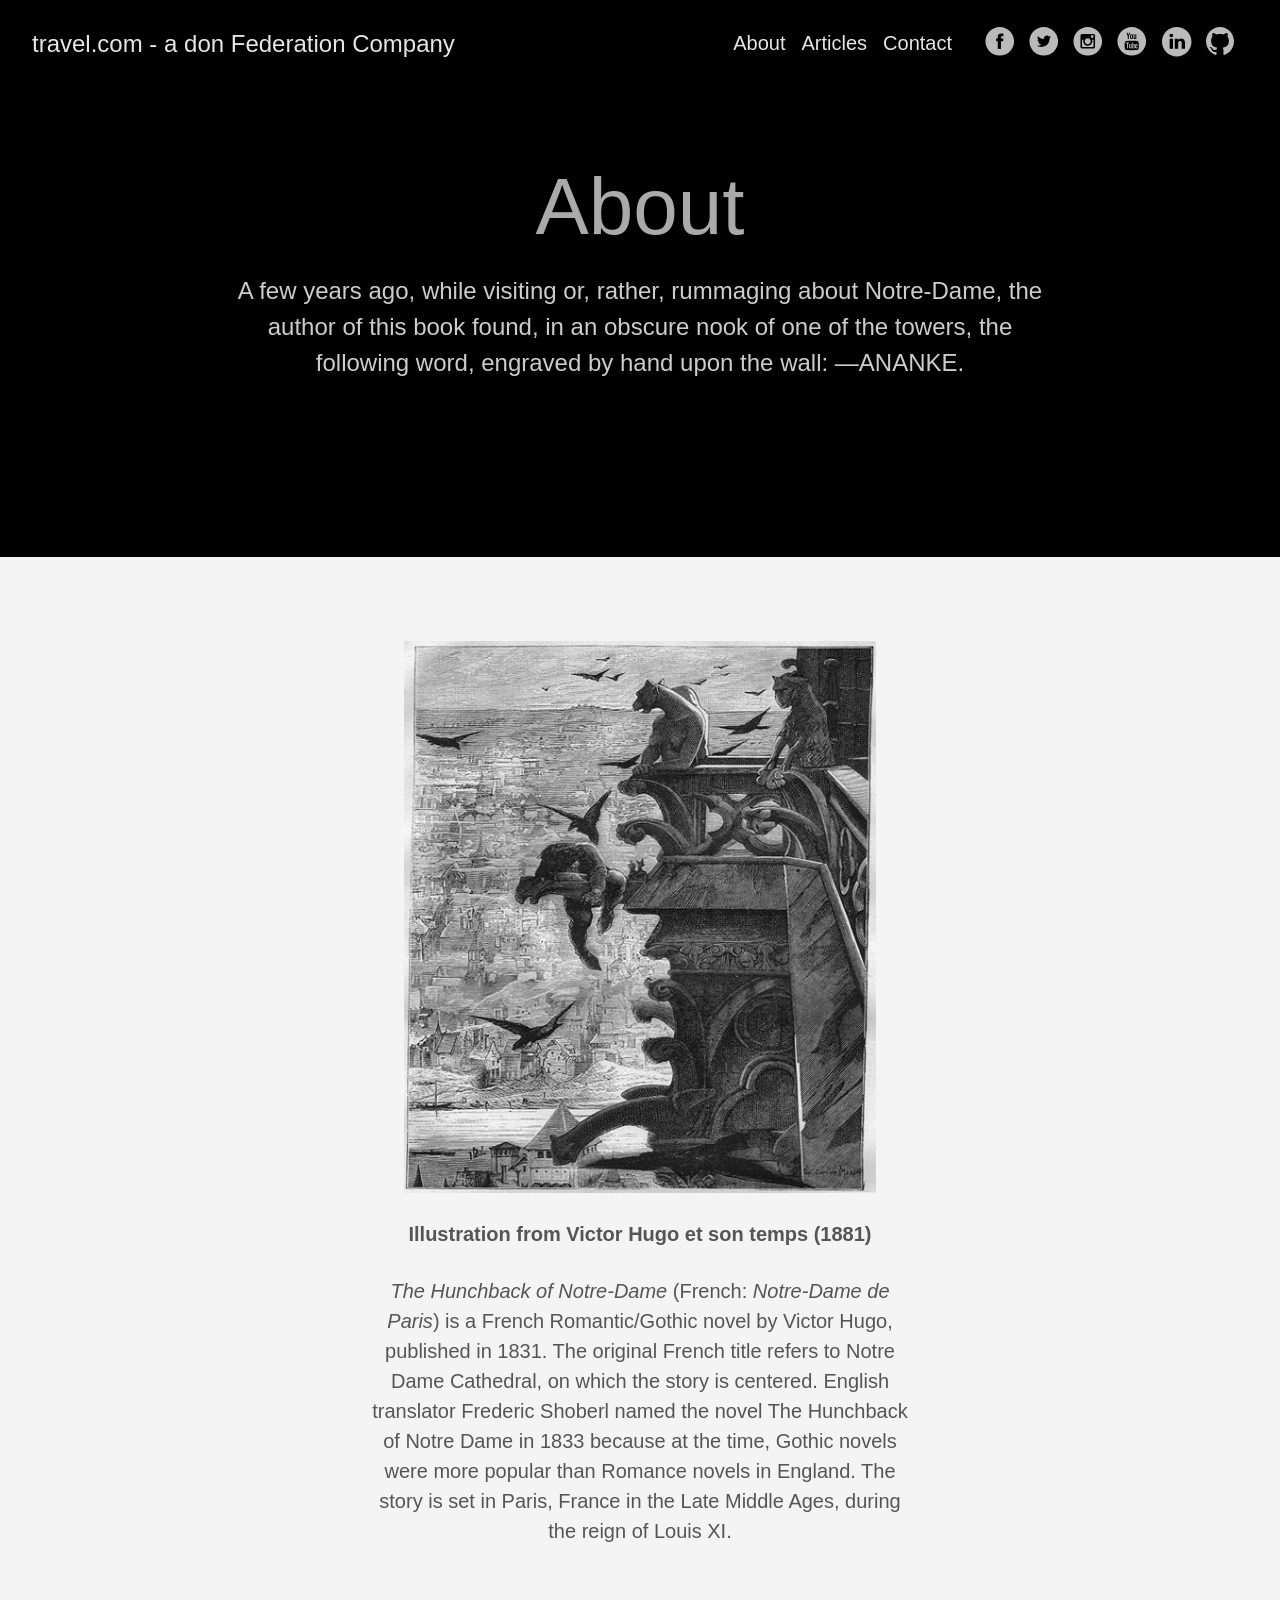
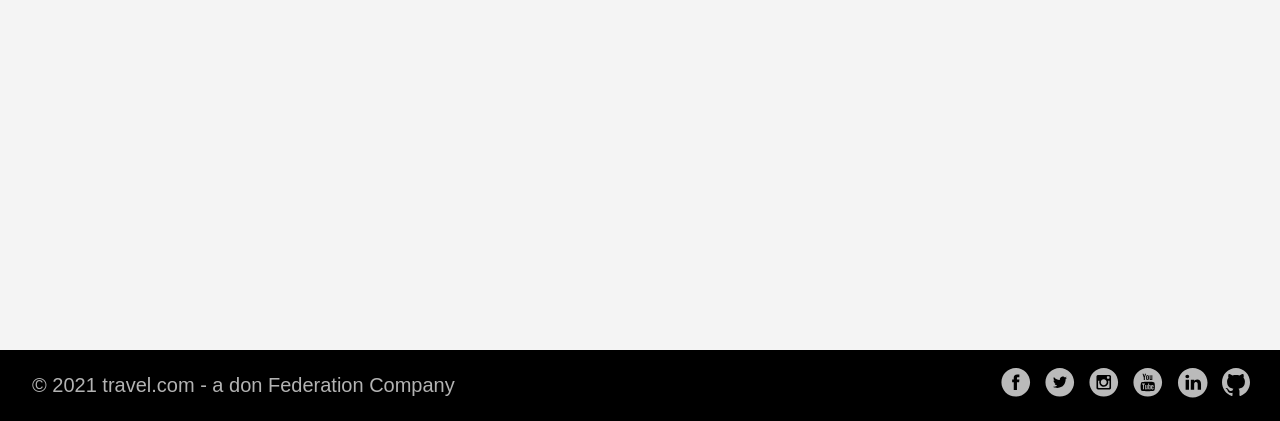
<file: about/index.html>
<!doctype html><html lang=en-us><head><meta charset=utf-8><meta http-equiv=x-ua-compatible content="IE=edge,chrome=1"><title>travel.com - a don Federation Company | About</title><meta name=HandheldFriendly content="True"><meta name=MobileOptimized content="320"><meta name=viewport content="width=device-width,minimum-scale=1"><meta name=generator content="Hugo 0.82.0"><meta name=ROBOTS content="NOINDEX, NOFOLLOW"><link href=/dist/css/app.d98f2eb6bcd1eaedb7edf166bd16af26.css rel=stylesheet><link href=https://example.com/about/index.xml rel=alternate type=application/rss+xml title="travel.com - a don Federation Company"><link href=https://example.com/about/index.xml rel=feed type=application/rss+xml title="travel.com - a don Federation Company"><meta property="og:title" content="About"><meta property="og:description" content="A few years ago, while visiting or, rather, rummaging about Notre-Dame, the author of this book found, in an obscure nook of one of the towers, the following word, engraved by hand upon the wall: —ANANKE."><meta property="og:type" content="website"><meta property="og:url" content="https://example.com/about/"><meta itemprop=name content="About"><meta itemprop=description content="A few years ago, while visiting or, rather, rummaging about Notre-Dame, the author of this book found, in an obscure nook of one of the towers, the following word, engraved by hand upon the wall: —ANANKE."><meta name=twitter:card content="summary"><meta name=twitter:title content="About"><meta name=twitter:description content="A few years ago, while visiting or, rather, rummaging about Notre-Dame, the author of this book found, in an obscure nook of one of the towers, the following word, engraved by hand upon the wall: —ANANKE."></head><body class="ma0 avenir bg-near-white"><header><div class="pb3-m pb6-l bg-black"><nav class="pv3 ph3 ph4-ns" role=navigation><div class="flex-l justify-between items-center center"><a href=https://example.com class="f3 fw2 hover-white no-underline white-90 dib">travel.com - a don Federation Company</a><div class="flex-l items-center"><ul class="pl0 mr3"><li class="list f5 f4-ns fw4 dib pr3"><a class="hover-white no-underline white-90" href=/about/ title="About page">About</a></li><li class="list f5 f4-ns fw4 dib pr3"><a class="hover-white no-underline white-90" href=/post/ title="Articles page">Articles</a></li><li class="list f5 f4-ns fw4 dib pr3"><a class="hover-white no-underline white-90" href=/contact/ title="Contact page">Contact</a></li></ul><a href=https://facebook.com/donPabloNow target=_blank class="link-transition facebook link dib z-999 pt3 pt0-l mr1" title="Facebook link" rel=noopener aria-label="follow on Facebook——Opens in a new window"><svg height="32" style="enable-background:new 0 0 67 67" viewBox="0 0 67 67" width="32" xmlns="http://www.w3.org/2000/svg" xmlns:xlink="http://www.w3.org/1999/xlink"><path d="M28.765 50.32h6.744V33.998h4.499l.596-5.624h-5.095l.007-2.816c0-1.466.14-2.253 2.244-2.253h2.812V17.68h-4.5c-5.405.0-7.307 2.729-7.307 7.317v3.377h-3.369v5.625h3.369V50.32zM33 64C16.432 64 3 50.569 3 34S16.432 4 33 4s30 13.431 30 30S49.568 64 33 64z" style="fill-rule:evenodd;clip-rule:evenodd"/></svg><span class=new-window><svg height="8" style="enable-background:new 0 0 1000 1000" viewBox="0 0 1e3 1e3" width="8" xmlns="http://www.w3.org/2000/svg" xmlns:xlink="http://www.w3.org/1999/xlink"><path d="M598 128h298v298h-86V274L392 692l-60-60 418-418H598v-86zM810 810V512h86v298c0 46-40 86-86 86H214c-48 0-86-40-86-86V214c0-46 38-86 86-86h298v86H214v596h596z" style="fill-rule:evenodd;clip-rule:evenodd;fill:"/></svg></span></a><a href=https://twitter.com/donPabloNow target=_blank class="link-transition twitter link dib z-999 pt3 pt0-l mr1" title="Twitter link" rel=noopener aria-label="follow on Twitter——Opens in a new window"><svg height="32" style="enable-background:new 0 0 67 67" viewBox="0 0 67 67" width="32" xmlns="http://www.w3.org/2000/svg" xmlns:xlink="http://www.w3.org/1999/xlink"><path d="M37.167 22.283c-2.619.953-4.274 3.411-4.086 6.101l.063 1.038-1.048-.127c-3.813-.487-7.145-2.139-9.974-4.915l-1.383-1.377-.356 1.017c-.754 2.267-.272 4.661 1.299 6.271.838.89.649 1.017-.796.487-.503-.169-.943-.296-.985-.233-.146.149.356 2.076.754 2.839.545 1.06 1.655 2.097 2.871 2.712l1.027.487-1.215.021c-1.173.0-1.215.021-1.089.467.419 1.377 2.074 2.839 3.918 3.475l1.299.444-1.131.678c-1.676.976-3.646 1.526-5.616 1.568C19.775 43.256 19 43.341 19 43.405c0 .211 2.557 1.397 4.044 1.864 4.463 1.377 9.765.783 13.746-1.568 2.829-1.673 5.657-5 6.978-8.221.713-1.716 1.425-4.851 1.425-6.354.0-.975.063-1.102 1.236-2.267.692-.678 1.341-1.419 1.467-1.631.21-.403.188-.403-.88-.043-1.781.636-2.033.551-1.152-.402.649-.678 1.425-1.907 1.425-2.267.0-.063-.314.042-.671.233-.377.212-1.215.53-1.844.72l-1.131.361-1.027-.7c-.566-.381-1.361-.805-1.781-.932C39.766 21.902 38.131 21.944 37.167 22.283zM33 64C16.432 64 3 50.569 3 34S16.432 4 33 4s30 13.431 30 30S49.568 64 33 64z" style="fill-rule:evenodd;clip-rule:evenodd;fill:"/></svg><span class=new-window><svg height="8" style="enable-background:new 0 0 1000 1000" viewBox="0 0 1e3 1e3" width="8" xmlns="http://www.w3.org/2000/svg" xmlns:xlink="http://www.w3.org/1999/xlink"><path d="M598 128h298v298h-86V274L392 692l-60-60 418-418H598v-86zM810 810V512h86v298c0 46-40 86-86 86H214c-48 0-86-40-86-86V214c0-46 38-86 86-86h298v86H214v596h596z" style="fill-rule:evenodd;clip-rule:evenodd;fill:"/></svg></span></a><a href=https://instagram.com/donPabloNow target=_blank class="link-transition instagram link dib z-999 pt3 pt0-l mr1" title="Instagram link" rel=noopener aria-label="follow on Instagram——Opens in a new window"><svg height="32" style="enable-background:new 0 0 67 67" viewBox="0 0 67 67" width="32" xmlns="http://www.w3.org/2000/svg" xmlns:xlink="http://www.w3.org/1999/xlink"><path d="M42.271 26.578v-.006c.502.0 1.005.01 1.508-.002.646-.017 1.172-.57 1.172-1.217.0-.963.0-1.927.0-2.89.0-.691-.547-1.24-1.236-1.241-.961.0-1.922-.001-2.883.0-.688.001-1.236.552-1.236 1.243-.001.955-.004 1.91.003 2.865.001.143.028.291.073.426.173.508.639.82 1.209.823C41.344 26.579 41.808 26.578 42.271 26.578zM33 27.817c-3.384-.002-6.135 2.721-6.182 6.089-.049 3.46 2.72 6.201 6.04 6.272 3.454.074 6.248-2.686 6.321-6.043C39.254 30.675 36.462 27.815 33 27.817zM21.046 31.116v.082c0 4.515-.001 9.03.0 13.545.0.649.562 1.208 1.212 1.208 7.16.001 14.319.001 21.479.0.656.0 1.215-.557 1.215-1.212.001-4.509.0-9.02.0-13.528v-.094H42.04c.411 1.313.537 2.651.376 4.014s-.601 2.631-1.316 3.803-1.644 2.145-2.779 2.918c-2.944 2.006-6.821 2.182-9.946.428-1.579-.885-2.819-2.12-3.685-3.713-1.289-2.373-1.495-4.865-.739-7.451C22.983 31.116 22.021 31.116 21.046 31.116zM45.205 49.255c.159-.026.318-.049.475-.083 1.246-.265 2.264-1.304 2.508-2.557.025-.137.045-.273.067-.409V21.794c-.021-.133-.04-.268-.065-.401-.268-1.367-1.396-2.428-2.78-2.618-.058-.007-.113-.02-.17-.03H20.761c-.147.027-.296.047-.441.08-1.352.308-2.352 1.396-2.545 2.766-.008.057-.02.114-.029.171V46.24c.028.154.05.311.085.465.299 1.322 1.427 2.347 2.77 2.52.064.008.13.021.195.03H45.205zM33 64C16.432 64 3 50.569 3 34S16.432 4 33 4s30 13.431 30 30S49.568 64 33 64z" style="fill-rule:evenodd;clip-rule:evenodd;fill:"/></svg><span class=new-window><svg height="8" style="enable-background:new 0 0 1000 1000" viewBox="0 0 1e3 1e3" width="8" xmlns="http://www.w3.org/2000/svg" xmlns:xlink="http://www.w3.org/1999/xlink"><path d="M598 128h298v298h-86V274L392 692l-60-60 418-418H598v-86zM810 810V512h86v298c0 46-40 86-86 86H214c-48 0-86-40-86-86V214c0-46 38-86 86-86h298v86H214v596h596z" style="fill-rule:evenodd;clip-rule:evenodd;fill:"/></svg></span></a><a href=https://youtube.com/c/donPabloNow target=_blank class="link-transition youtube link dib z-999 pt3 pt0-l mr1" title="Youtube link" rel=noopener aria-label="follow on Youtube——Opens in a new window"><svg height="32" style="enable-background:new 0 0 67 67" viewBox="0 0 67 67" width="32" xmlns="http://www.w3.org/2000/svg" xmlns:xlink="http://www.w3.org/1999/xlink"><path d="M42.527 41.34c-.278.0-.478.078-.6.244-.121.156-.18.424-.18.796v.896h1.543V42.38c0-.372-.062-.64-.185-.796C42.989 41.418 42.792 41.34 42.527 41.34zM36.509 41.309c.234.0.417.076.544.23.123.155.185.383.185.682v4.584c0 .286-.053.487-.153.611-.1.127-.256.189-.47.189-.148.0-.287-.033-.421-.096-.135-.062-.274-.171-.415-.313v-5.531c.119-.122.239-.213.36-.271C36.26 41.335 36.383 41.309 36.509 41.309zm5.239 3.349v1.672c0 .468.057.792.17.974.118.181.313.269.592.269.289.0.491-.076.606-.229.114-.153.175-.489.175-1.013v-.405h1.795v.456c0 .911-.217 1.596-.657 2.059-.435.459-1.089.687-1.958.687-.781.0-1.398-.242-1.847-.731-.448-.486-.676-1.157-.676-2.014v-3.986c0-.768.249-1.398.742-1.882.493-.484 1.128-.727 1.911-.727.799.0 1.413.225 1.843.674.429.448.642 1.093.642 1.935v2.264H41.748zm-3.125 3.837c-.271.336-.669.501-1.187.501-.343.0-.646-.062-.912-.192-.267-.129-.519-.327-.746-.601v.681h-1.764V36.852h1.764v3.875c.237-.27.485-.478.748-.616.267-.143.534-.212.805-.212.554.0.975.189 1.265.565.294.379.438.933.438 1.66v4.926C39.034 47.678 38.897 48.159 38.623 48.495zM30.958 48.884v-.976c-.325.361-.658.636-1.009.822-.349.191-.686.282-1.014.282-.405.0-.705-.129-.913-.396-.201-.266-.305-.658-.305-1.189v-7.422h1.744v6.809c0 .211.037.362.107.457.077.095.196.141.358.141.128.0.292-.062.488-.188.197-.125.375-.283.542-.475v-6.744H32.7v8.878H30.958zM24.916 38.6v10.284h-1.968V38.6h-2.034v-1.748h6.036V38.6H24.916zm8.078-5.622c0-.001 12.08.018 13.514 1.45 1.439 1.435 1.455 8.514 1.455 8.555.0.0-.012 7.117-1.455 8.556C45.074 52.969 32.994 53 32.994 53s-12.079-.031-13.516-1.462c-1.438-1.435-1.441-8.502-1.441-8.556.0-.041.004-7.12 1.441-8.555 1.438-1.431 13.516-1.45 13.516-1.449zm9.526-3.723h-1.966v-1.08c-.358.397-.736.703-1.13.909-.392.208-.771.312-1.14.312-.458.0-.797-.146-1.027-.437-.229-.291-.345-.727-.345-1.311v-8.172h1.962v7.497c0 .231.045.399.127.502.08.104.216.156.399.156.143.0.327-.069.548-.206.22-.137.423-.312.605-.527v-7.422h1.966V29.255zM31.847 27.588c.139.147.339.219.6.219.266.0.476-.075.634-.223.157-.152.235-.358.235-.618v-5.327c0-.214-.08-.387-.241-.519-.16-.131-.37-.196-.628-.196-.241.0-.435.065-.586.196-.148.132-.225.305-.225.519v5.327C31.636 27.233 31.708 27.439 31.847 27.588zm-1.439-7.685c.528-.449 1.241-.674 2.132-.674.812.0 1.48.237 2.001.711.517.473.777 1.083.777 1.828v5.051c0 .836-.255 1.491-.762 1.968-.513.476-1.212.714-2.106.714-.858.0-1.547-.246-2.064-.736-.513-.492-.772-1.152-.772-1.983v-5.068C29.613 20.954 29.877 20.351 30.408 19.903zM24.262 16h-2.229l2.634 8.003v5.252h2.213v-5.5L29.454 16h-2.25l-1.366 5.298h-.139L24.262 16zM33 64C16.432 64 3 50.569 3 34S16.432 4 33 4s30 13.431 30 30S49.568 64 33 64z" style="fill-rule:evenodd;clip-rule:evenodd;fill:"/></svg><span class=new-window><svg height="8" style="enable-background:new 0 0 1000 1000" viewBox="0 0 1e3 1e3" width="8" xmlns="http://www.w3.org/2000/svg" xmlns:xlink="http://www.w3.org/1999/xlink"><path d="M598 128h298v298h-86V274L392 692l-60-60 418-418H598v-86zM810 810V512h86v298c0 46-40 86-86 86H214c-48 0-86-40-86-86V214c0-46 38-86 86-86h298v86H214v596h596z" style="fill-rule:evenodd;clip-rule:evenodd;fill:"/></svg></span></a><a href=https://linkedin.com/in/donPabloNow target=_blank class="link-transition linkedin link dib z-999 pt3 pt0-l mr1" title="LinkedIn link" rel=noopener aria-label="follow on LinkedIn——Opens in a new window"><svg height="32" style="enable-background:new 0 0 65 65" viewBox="0 0 65 65" width="32" xmlns="http://www.w3.org/2000/svg" xmlns:xlink="http://www.w3.org/1999/xlink"><path d="M50.837 48.137V36.425c0-6.275-3.35-9.195-7.816-9.195-3.604.0-5.219 1.983-6.119 3.374V27.71h-6.79c.09 1.917.0 20.427.0 20.427h6.79V36.729c0-.609.044-1.219.224-1.655.49-1.22 1.607-2.483 3.482-2.483 2.458.0 3.44 1.873 3.44 4.618v10.929H50.837zM22.959 24.922c2.367.0 3.842-1.57 3.842-3.531-.044-2.003-1.475-3.528-3.797-3.528s-3.841 1.524-3.841 3.528c0 1.961 1.474 3.531 3.753 3.531H22.959zM34 64C17.432 64 4 50.568 4 34 4 17.431 17.432 4 34 4s30 13.431 30 30c0 16.568-13.432 30-30 30zM26.354 48.137V27.71h-6.789v20.427h6.789z" style="fill-rule:evenodd;clip-rule:evenodd;fill:"/></svg><span class=new-window><svg height="8" style="enable-background:new 0 0 1000 1000" viewBox="0 0 1e3 1e3" width="8" xmlns="http://www.w3.org/2000/svg" xmlns:xlink="http://www.w3.org/1999/xlink"><path d="M598 128h298v298h-86V274L392 692l-60-60 418-418H598v-86zM810 810V512h86v298c0 46-40 86-86 86H214c-48 0-86-40-86-86V214c0-46 38-86 86-86h298v86H214v596h596z" style="fill-rule:evenodd;clip-rule:evenodd;fill:"/></svg></span></a><a href=https://github.com/donPabloNow target=_blank class="link-transition github link dib z-999 pt3 pt0-l mr1" title="Github link" rel=noopener aria-label="follow on Github——Opens in a new window"><svg height="32" style="enable-background:new 0 0 512 512" viewBox="0 0 512 512" width="32" xmlns="http://www.w3.org/2000/svg" xmlns:xlink="http://www.w3.org/1999/xlink"><path d="M256 32C132.3 32 32 134.8 32 261.7c0 101.5 64.2 187.5 153.2 217.9 11.2 2.1 15.3-5 15.3-11.1.0-5.5-.2-19.9-.3-39.1-62.3 13.9-75.5-30.8-75.5-30.8-10.2-26.5-24.9-33.6-24.9-33.6-20.3-14.3 1.5-14 1.5-14 22.5 1.6 34.3 23.7 34.3 23.7 20 35.1 52.4 25 65.2 19.1 2-14.8 7.8-25 14.2-30.7-49.7-5.8-102-25.5-102-113.5.0-25.1 8.7-45.6 23-61.6-2.3-5.8-10-29.2 2.2-60.8.0.0 18.8-6.2 61.6 23.5 17.9-5.1 37-7.6 56.1-7.7 19 .1 38.2 2.6 56.1 7.7 42.8-29.7 61.5-23.5 61.5-23.5 12.2 31.6 4.5 55 2.2 60.8 14.3 16.1 23 36.6 23 61.6.0 88.2-52.4 107.6-102.3 113.3 8 7.1 15.2 21.1 15.2 42.5.0 30.7-.3 55.5-.3 63 0 6.1 4 13.3 15.4 11C415.9 449.1 480 363.1 480 261.7 480 134.8 379.7 32 256 32z"/></svg><span class=new-window><svg height="8" style="enable-background:new 0 0 1000 1000" viewBox="0 0 1e3 1e3" width="8" xmlns="http://www.w3.org/2000/svg" xmlns:xlink="http://www.w3.org/1999/xlink"><path d="M598 128h298v298h-86V274L392 692l-60-60 418-418H598v-86zM810 810V512h86v298c0 46-40 86-86 86H214c-48 0-86-40-86-86V214c0-46 38-86 86-86h298v86H214v596h596z" style="fill-rule:evenodd;clip-rule:evenodd;fill:"/></svg></span></a></div></div></nav><div class="tc-l pv3 ph3 ph4-ns"><h1 class="f2 f-subheadline-l fw2 light-silver mb0 lh-title">About</h1><h2 class="fw1 f5 f3-l white-80 measure-wide-l center lh-copy mt3 mb4">A few years ago, while visiting or, rather, rummaging about Notre-Dame, the author of this book found, in an obscure nook of one of the towers, the following word, engraved by hand upon the wall: —ANANKE.</h2></div></div></header><main class=pb7 role=main><article class="pa3 pa4-ns nested-copy-line-height nested-img"><section class="cf ph3 ph5-l pv3 pv4-l f4 tc-l center measure-wide lh-copy mid-gray"><figure><img src=/images/Victor_Hugo-Hunchback.jpg><figcaption><h4>Illustration from Victor Hugo et son temps (1881)</h4></figcaption></figure><p><em>The Hunchback of Notre-Dame</em> (French: <em>Notre-Dame de Paris</em>) is a French Romantic/Gothic novel by Victor Hugo, published in 1831. The original French title refers to Notre Dame Cathedral, on which the story is centered. English translator Frederic Shoberl named the novel The Hunchback of Notre Dame in 1833 because at the time, Gothic novels were more popular than Romance novels in England. The story is set in Paris, France in the Late Middle Ages, during the reign of Louis XI.</p></section><section class="flex-ns flex-wrap justify-around mt5"></section></article></main><footer class="bg-black bottom-0 w-100 pa3" role=contentinfo><div class="flex justify-between"><a class="f4 fw4 hover-white no-underline white-70 dn dib-ns pv2 ph3" href=https://example.com>&copy; 2021 travel.com - a don Federation Company</a><div><a href=https://facebook.com/donPabloNow target=_blank class="link-transition facebook link dib z-999 pt3 pt0-l mr1" title="Facebook link" rel=noopener aria-label="follow on Facebook——Opens in a new window"><svg height="32" style="enable-background:new 0 0 67 67" viewBox="0 0 67 67" width="32" xmlns="http://www.w3.org/2000/svg" xmlns:xlink="http://www.w3.org/1999/xlink"><path d="M28.765 50.32h6.744V33.998h4.499l.596-5.624h-5.095l.007-2.816c0-1.466.14-2.253 2.244-2.253h2.812V17.68h-4.5c-5.405.0-7.307 2.729-7.307 7.317v3.377h-3.369v5.625h3.369V50.32zM33 64C16.432 64 3 50.569 3 34S16.432 4 33 4s30 13.431 30 30S49.568 64 33 64z" style="fill-rule:evenodd;clip-rule:evenodd"/></svg><span class=new-window><svg height="8" style="enable-background:new 0 0 1000 1000" viewBox="0 0 1e3 1e3" width="8" xmlns="http://www.w3.org/2000/svg" xmlns:xlink="http://www.w3.org/1999/xlink"><path d="M598 128h298v298h-86V274L392 692l-60-60 418-418H598v-86zM810 810V512h86v298c0 46-40 86-86 86H214c-48 0-86-40-86-86V214c0-46 38-86 86-86h298v86H214v596h596z" style="fill-rule:evenodd;clip-rule:evenodd;fill:"/></svg></span></a><a href=https://twitter.com/donPabloNow target=_blank class="link-transition twitter link dib z-999 pt3 pt0-l mr1" title="Twitter link" rel=noopener aria-label="follow on Twitter——Opens in a new window"><svg height="32" style="enable-background:new 0 0 67 67" viewBox="0 0 67 67" width="32" xmlns="http://www.w3.org/2000/svg" xmlns:xlink="http://www.w3.org/1999/xlink"><path d="M37.167 22.283c-2.619.953-4.274 3.411-4.086 6.101l.063 1.038-1.048-.127c-3.813-.487-7.145-2.139-9.974-4.915l-1.383-1.377-.356 1.017c-.754 2.267-.272 4.661 1.299 6.271.838.89.649 1.017-.796.487-.503-.169-.943-.296-.985-.233-.146.149.356 2.076.754 2.839.545 1.06 1.655 2.097 2.871 2.712l1.027.487-1.215.021c-1.173.0-1.215.021-1.089.467.419 1.377 2.074 2.839 3.918 3.475l1.299.444-1.131.678c-1.676.976-3.646 1.526-5.616 1.568C19.775 43.256 19 43.341 19 43.405c0 .211 2.557 1.397 4.044 1.864 4.463 1.377 9.765.783 13.746-1.568 2.829-1.673 5.657-5 6.978-8.221.713-1.716 1.425-4.851 1.425-6.354.0-.975.063-1.102 1.236-2.267.692-.678 1.341-1.419 1.467-1.631.21-.403.188-.403-.88-.043-1.781.636-2.033.551-1.152-.402.649-.678 1.425-1.907 1.425-2.267.0-.063-.314.042-.671.233-.377.212-1.215.53-1.844.72l-1.131.361-1.027-.7c-.566-.381-1.361-.805-1.781-.932C39.766 21.902 38.131 21.944 37.167 22.283zM33 64C16.432 64 3 50.569 3 34S16.432 4 33 4s30 13.431 30 30S49.568 64 33 64z" style="fill-rule:evenodd;clip-rule:evenodd;fill:"/></svg><span class=new-window><svg height="8" style="enable-background:new 0 0 1000 1000" viewBox="0 0 1e3 1e3" width="8" xmlns="http://www.w3.org/2000/svg" xmlns:xlink="http://www.w3.org/1999/xlink"><path d="M598 128h298v298h-86V274L392 692l-60-60 418-418H598v-86zM810 810V512h86v298c0 46-40 86-86 86H214c-48 0-86-40-86-86V214c0-46 38-86 86-86h298v86H214v596h596z" style="fill-rule:evenodd;clip-rule:evenodd;fill:"/></svg></span></a><a href=https://instagram.com/donPabloNow target=_blank class="link-transition instagram link dib z-999 pt3 pt0-l mr1" title="Instagram link" rel=noopener aria-label="follow on Instagram——Opens in a new window"><svg height="32" style="enable-background:new 0 0 67 67" viewBox="0 0 67 67" width="32" xmlns="http://www.w3.org/2000/svg" xmlns:xlink="http://www.w3.org/1999/xlink"><path d="M42.271 26.578v-.006c.502.0 1.005.01 1.508-.002.646-.017 1.172-.57 1.172-1.217.0-.963.0-1.927.0-2.89.0-.691-.547-1.24-1.236-1.241-.961.0-1.922-.001-2.883.0-.688.001-1.236.552-1.236 1.243-.001.955-.004 1.91.003 2.865.001.143.028.291.073.426.173.508.639.82 1.209.823C41.344 26.579 41.808 26.578 42.271 26.578zM33 27.817c-3.384-.002-6.135 2.721-6.182 6.089-.049 3.46 2.72 6.201 6.04 6.272 3.454.074 6.248-2.686 6.321-6.043C39.254 30.675 36.462 27.815 33 27.817zM21.046 31.116v.082c0 4.515-.001 9.03.0 13.545.0.649.562 1.208 1.212 1.208 7.16.001 14.319.001 21.479.0.656.0 1.215-.557 1.215-1.212.001-4.509.0-9.02.0-13.528v-.094H42.04c.411 1.313.537 2.651.376 4.014s-.601 2.631-1.316 3.803-1.644 2.145-2.779 2.918c-2.944 2.006-6.821 2.182-9.946.428-1.579-.885-2.819-2.12-3.685-3.713-1.289-2.373-1.495-4.865-.739-7.451C22.983 31.116 22.021 31.116 21.046 31.116zM45.205 49.255c.159-.026.318-.049.475-.083 1.246-.265 2.264-1.304 2.508-2.557.025-.137.045-.273.067-.409V21.794c-.021-.133-.04-.268-.065-.401-.268-1.367-1.396-2.428-2.78-2.618-.058-.007-.113-.02-.17-.03H20.761c-.147.027-.296.047-.441.08-1.352.308-2.352 1.396-2.545 2.766-.008.057-.02.114-.029.171V46.24c.028.154.05.311.085.465.299 1.322 1.427 2.347 2.77 2.52.064.008.13.021.195.03H45.205zM33 64C16.432 64 3 50.569 3 34S16.432 4 33 4s30 13.431 30 30S49.568 64 33 64z" style="fill-rule:evenodd;clip-rule:evenodd;fill:"/></svg><span class=new-window><svg height="8" style="enable-background:new 0 0 1000 1000" viewBox="0 0 1e3 1e3" width="8" xmlns="http://www.w3.org/2000/svg" xmlns:xlink="http://www.w3.org/1999/xlink"><path d="M598 128h298v298h-86V274L392 692l-60-60 418-418H598v-86zM810 810V512h86v298c0 46-40 86-86 86H214c-48 0-86-40-86-86V214c0-46 38-86 86-86h298v86H214v596h596z" style="fill-rule:evenodd;clip-rule:evenodd;fill:"/></svg></span></a><a href=https://youtube.com/c/donPabloNow target=_blank class="link-transition youtube link dib z-999 pt3 pt0-l mr1" title="Youtube link" rel=noopener aria-label="follow on Youtube——Opens in a new window"><svg height="32" style="enable-background:new 0 0 67 67" viewBox="0 0 67 67" width="32" xmlns="http://www.w3.org/2000/svg" xmlns:xlink="http://www.w3.org/1999/xlink"><path d="M42.527 41.34c-.278.0-.478.078-.6.244-.121.156-.18.424-.18.796v.896h1.543V42.38c0-.372-.062-.64-.185-.796C42.989 41.418 42.792 41.34 42.527 41.34zM36.509 41.309c.234.0.417.076.544.23.123.155.185.383.185.682v4.584c0 .286-.053.487-.153.611-.1.127-.256.189-.47.189-.148.0-.287-.033-.421-.096-.135-.062-.274-.171-.415-.313v-5.531c.119-.122.239-.213.36-.271C36.26 41.335 36.383 41.309 36.509 41.309zm5.239 3.349v1.672c0 .468.057.792.17.974.118.181.313.269.592.269.289.0.491-.076.606-.229.114-.153.175-.489.175-1.013v-.405h1.795v.456c0 .911-.217 1.596-.657 2.059-.435.459-1.089.687-1.958.687-.781.0-1.398-.242-1.847-.731-.448-.486-.676-1.157-.676-2.014v-3.986c0-.768.249-1.398.742-1.882.493-.484 1.128-.727 1.911-.727.799.0 1.413.225 1.843.674.429.448.642 1.093.642 1.935v2.264H41.748zm-3.125 3.837c-.271.336-.669.501-1.187.501-.343.0-.646-.062-.912-.192-.267-.129-.519-.327-.746-.601v.681h-1.764V36.852h1.764v3.875c.237-.27.485-.478.748-.616.267-.143.534-.212.805-.212.554.0.975.189 1.265.565.294.379.438.933.438 1.66v4.926C39.034 47.678 38.897 48.159 38.623 48.495zM30.958 48.884v-.976c-.325.361-.658.636-1.009.822-.349.191-.686.282-1.014.282-.405.0-.705-.129-.913-.396-.201-.266-.305-.658-.305-1.189v-7.422h1.744v6.809c0 .211.037.362.107.457.077.095.196.141.358.141.128.0.292-.062.488-.188.197-.125.375-.283.542-.475v-6.744H32.7v8.878H30.958zM24.916 38.6v10.284h-1.968V38.6h-2.034v-1.748h6.036V38.6H24.916zm8.078-5.622c0-.001 12.08.018 13.514 1.45 1.439 1.435 1.455 8.514 1.455 8.555.0.0-.012 7.117-1.455 8.556C45.074 52.969 32.994 53 32.994 53s-12.079-.031-13.516-1.462c-1.438-1.435-1.441-8.502-1.441-8.556.0-.041.004-7.12 1.441-8.555 1.438-1.431 13.516-1.45 13.516-1.449zm9.526-3.723h-1.966v-1.08c-.358.397-.736.703-1.13.909-.392.208-.771.312-1.14.312-.458.0-.797-.146-1.027-.437-.229-.291-.345-.727-.345-1.311v-8.172h1.962v7.497c0 .231.045.399.127.502.08.104.216.156.399.156.143.0.327-.069.548-.206.22-.137.423-.312.605-.527v-7.422h1.966V29.255zM31.847 27.588c.139.147.339.219.6.219.266.0.476-.075.634-.223.157-.152.235-.358.235-.618v-5.327c0-.214-.08-.387-.241-.519-.16-.131-.37-.196-.628-.196-.241.0-.435.065-.586.196-.148.132-.225.305-.225.519v5.327C31.636 27.233 31.708 27.439 31.847 27.588zm-1.439-7.685c.528-.449 1.241-.674 2.132-.674.812.0 1.48.237 2.001.711.517.473.777 1.083.777 1.828v5.051c0 .836-.255 1.491-.762 1.968-.513.476-1.212.714-2.106.714-.858.0-1.547-.246-2.064-.736-.513-.492-.772-1.152-.772-1.983v-5.068C29.613 20.954 29.877 20.351 30.408 19.903zM24.262 16h-2.229l2.634 8.003v5.252h2.213v-5.5L29.454 16h-2.25l-1.366 5.298h-.139L24.262 16zM33 64C16.432 64 3 50.569 3 34S16.432 4 33 4s30 13.431 30 30S49.568 64 33 64z" style="fill-rule:evenodd;clip-rule:evenodd;fill:"/></svg><span class=new-window><svg height="8" style="enable-background:new 0 0 1000 1000" viewBox="0 0 1e3 1e3" width="8" xmlns="http://www.w3.org/2000/svg" xmlns:xlink="http://www.w3.org/1999/xlink"><path d="M598 128h298v298h-86V274L392 692l-60-60 418-418H598v-86zM810 810V512h86v298c0 46-40 86-86 86H214c-48 0-86-40-86-86V214c0-46 38-86 86-86h298v86H214v596h596z" style="fill-rule:evenodd;clip-rule:evenodd;fill:"/></svg></span></a><a href=https://linkedin.com/in/donPabloNow target=_blank class="link-transition linkedin link dib z-999 pt3 pt0-l mr1" title="LinkedIn link" rel=noopener aria-label="follow on LinkedIn——Opens in a new window"><svg height="32" style="enable-background:new 0 0 65 65" viewBox="0 0 65 65" width="32" xmlns="http://www.w3.org/2000/svg" xmlns:xlink="http://www.w3.org/1999/xlink"><path d="M50.837 48.137V36.425c0-6.275-3.35-9.195-7.816-9.195-3.604.0-5.219 1.983-6.119 3.374V27.71h-6.79c.09 1.917.0 20.427.0 20.427h6.79V36.729c0-.609.044-1.219.224-1.655.49-1.22 1.607-2.483 3.482-2.483 2.458.0 3.44 1.873 3.44 4.618v10.929H50.837zM22.959 24.922c2.367.0 3.842-1.57 3.842-3.531-.044-2.003-1.475-3.528-3.797-3.528s-3.841 1.524-3.841 3.528c0 1.961 1.474 3.531 3.753 3.531H22.959zM34 64C17.432 64 4 50.568 4 34 4 17.431 17.432 4 34 4s30 13.431 30 30c0 16.568-13.432 30-30 30zM26.354 48.137V27.71h-6.789v20.427h6.789z" style="fill-rule:evenodd;clip-rule:evenodd;fill:"/></svg><span class=new-window><svg height="8" style="enable-background:new 0 0 1000 1000" viewBox="0 0 1e3 1e3" width="8" xmlns="http://www.w3.org/2000/svg" xmlns:xlink="http://www.w3.org/1999/xlink"><path d="M598 128h298v298h-86V274L392 692l-60-60 418-418H598v-86zM810 810V512h86v298c0 46-40 86-86 86H214c-48 0-86-40-86-86V214c0-46 38-86 86-86h298v86H214v596h596z" style="fill-rule:evenodd;clip-rule:evenodd;fill:"/></svg></span></a><a href=https://github.com/donPabloNow target=_blank class="link-transition github link dib z-999 pt3 pt0-l mr1" title="Github link" rel=noopener aria-label="follow on Github——Opens in a new window"><svg height="32" style="enable-background:new 0 0 512 512" viewBox="0 0 512 512" width="32" xmlns="http://www.w3.org/2000/svg" xmlns:xlink="http://www.w3.org/1999/xlink"><path d="M256 32C132.3 32 32 134.8 32 261.7c0 101.5 64.2 187.5 153.2 217.9 11.2 2.1 15.3-5 15.3-11.1.0-5.5-.2-19.9-.3-39.1-62.3 13.9-75.5-30.8-75.5-30.8-10.2-26.5-24.9-33.6-24.9-33.6-20.3-14.3 1.5-14 1.5-14 22.5 1.6 34.3 23.7 34.3 23.7 20 35.1 52.4 25 65.2 19.1 2-14.8 7.8-25 14.2-30.7-49.7-5.8-102-25.5-102-113.5.0-25.1 8.7-45.6 23-61.6-2.3-5.8-10-29.2 2.2-60.8.0.0 18.8-6.2 61.6 23.5 17.9-5.1 37-7.6 56.1-7.7 19 .1 38.2 2.6 56.1 7.7 42.8-29.7 61.5-23.5 61.5-23.5 12.2 31.6 4.5 55 2.2 60.8 14.3 16.1 23 36.6 23 61.6.0 88.2-52.4 107.6-102.3 113.3 8 7.1 15.2 21.1 15.2 42.5.0 30.7-.3 55.5-.3 63 0 6.1 4 13.3 15.4 11C415.9 449.1 480 363.1 480 261.7 480 134.8 379.7 32 256 32z"/></svg><span class=new-window><svg height="8" style="enable-background:new 0 0 1000 1000" viewBox="0 0 1e3 1e3" width="8" xmlns="http://www.w3.org/2000/svg" xmlns:xlink="http://www.w3.org/1999/xlink"><path d="M598 128h298v298h-86V274L392 692l-60-60 418-418H598v-86zM810 810V512h86v298c0 46-40 86-86 86H214c-48 0-86-40-86-86V214c0-46 38-86 86-86h298v86H214v596h596z" style="fill-rule:evenodd;clip-rule:evenodd;fill:"/></svg></span></a></div></div></footer><script src=/dist/js/app.3fc0f988d21662902933.js></script></body></html>
</file>
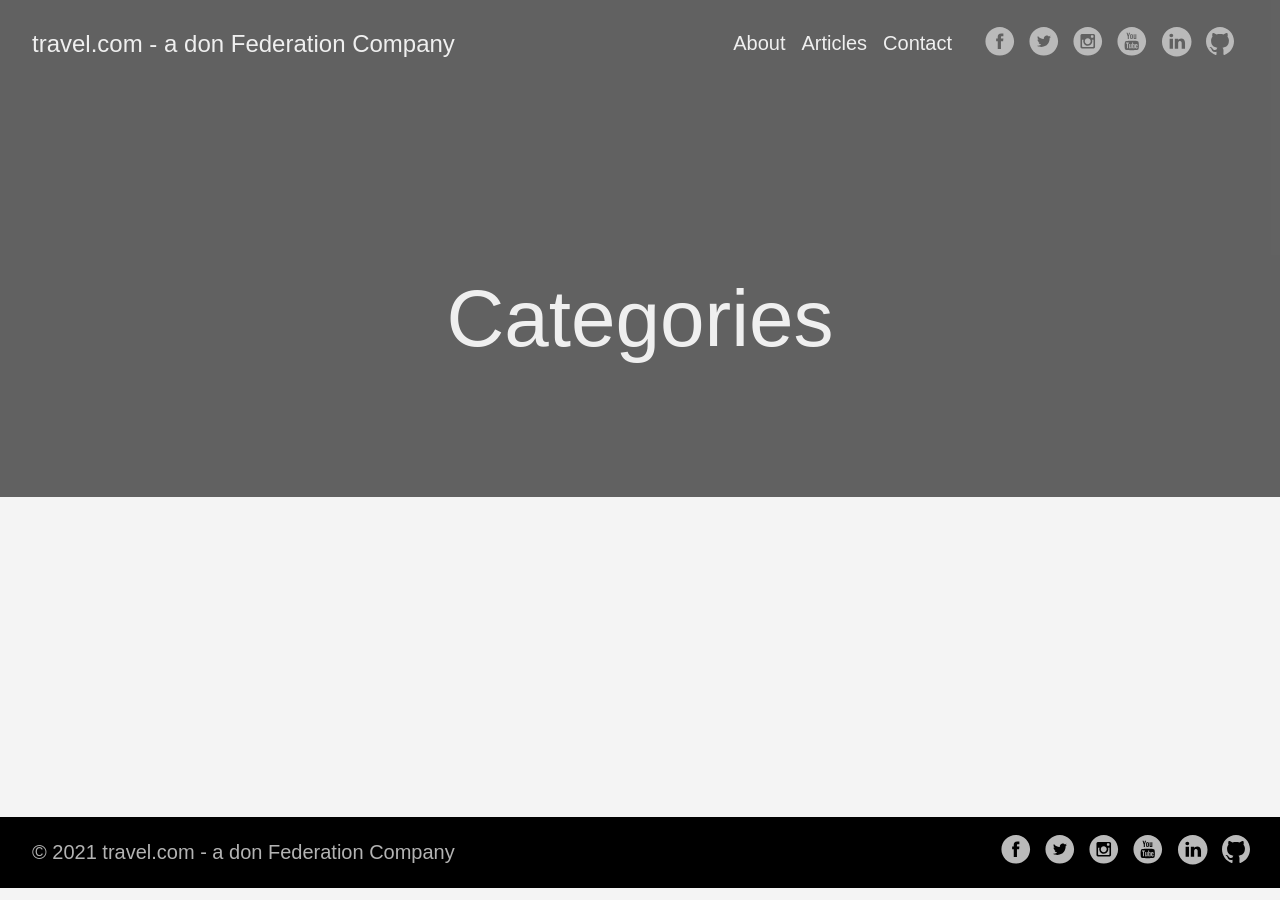
<file: categories/index.html>
<!doctype html><html lang=en-us><head><meta charset=utf-8><meta http-equiv=x-ua-compatible content="IE=edge,chrome=1"><title>travel.com - a don Federation Company</title><meta name=HandheldFriendly content="True"><meta name=MobileOptimized content="320"><meta name=viewport content="width=device-width,minimum-scale=1"><meta name=generator content="Hugo 0.82.0"><meta name=ROBOTS content="NOINDEX, NOFOLLOW"><link href=/dist/css/app.d98f2eb6bcd1eaedb7edf166bd16af26.css rel=stylesheet><link href=https://example.com/categories/index.xml rel=alternate type=application/rss+xml title="travel.com - a don Federation Company"><link href=https://example.com/categories/index.xml rel=feed type=application/rss+xml title="travel.com - a don Federation Company"><meta property="og:title" content="Categories"><meta property="og:description" content="travel.com is under construction"><meta property="og:type" content="website"><meta property="og:url" content="https://example.com/categories/"><meta itemprop=name content="Categories"><meta itemprop=description content="travel.com is under construction"><meta name=twitter:card content="summary"><meta name=twitter:title content="Categories"><meta name=twitter:description content="travel.com is under construction"></head><body class="ma0 avenir bg-near-white"><header class="cover bg-top" style=background-image:url(https://example.com/images/gohugo-default-sample-hero-image.jpg)><div class=bg-black-60><nav class="pv3 ph3 ph4-ns" role=navigation><div class="flex-l justify-between items-center center"><a href=https://example.com class="f3 fw2 hover-white no-underline white-90 dib">travel.com - a don Federation Company</a><div class="flex-l items-center"><ul class="pl0 mr3"><li class="list f5 f4-ns fw4 dib pr3"><a class="hover-white no-underline white-90" href=/about/ title="About page">About</a></li><li class="list f5 f4-ns fw4 dib pr3"><a class="hover-white no-underline white-90" href=/post/ title="Articles page">Articles</a></li><li class="list f5 f4-ns fw4 dib pr3"><a class="hover-white no-underline white-90" href=/contact/ title="Contact page">Contact</a></li></ul><a href=https://facebook.com/donPabloNow target=_blank class="link-transition facebook link dib z-999 pt3 pt0-l mr1" title="Facebook link" rel=noopener aria-label="follow on Facebook——Opens in a new window"><svg height="32" style="enable-background:new 0 0 67 67" viewBox="0 0 67 67" width="32" xmlns="http://www.w3.org/2000/svg" xmlns:xlink="http://www.w3.org/1999/xlink"><path d="M28.765 50.32h6.744V33.998h4.499l.596-5.624h-5.095l.007-2.816c0-1.466.14-2.253 2.244-2.253h2.812V17.68h-4.5c-5.405.0-7.307 2.729-7.307 7.317v3.377h-3.369v5.625h3.369V50.32zM33 64C16.432 64 3 50.569 3 34S16.432 4 33 4s30 13.431 30 30S49.568 64 33 64z" style="fill-rule:evenodd;clip-rule:evenodd"/></svg><span class=new-window><svg height="8" style="enable-background:new 0 0 1000 1000" viewBox="0 0 1e3 1e3" width="8" xmlns="http://www.w3.org/2000/svg" xmlns:xlink="http://www.w3.org/1999/xlink"><path d="M598 128h298v298h-86V274L392 692l-60-60 418-418H598v-86zM810 810V512h86v298c0 46-40 86-86 86H214c-48 0-86-40-86-86V214c0-46 38-86 86-86h298v86H214v596h596z" style="fill-rule:evenodd;clip-rule:evenodd;fill:"/></svg></span></a><a href=https://twitter.com/donPabloNow target=_blank class="link-transition twitter link dib z-999 pt3 pt0-l mr1" title="Twitter link" rel=noopener aria-label="follow on Twitter——Opens in a new window"><svg height="32" style="enable-background:new 0 0 67 67" viewBox="0 0 67 67" width="32" xmlns="http://www.w3.org/2000/svg" xmlns:xlink="http://www.w3.org/1999/xlink"><path d="M37.167 22.283c-2.619.953-4.274 3.411-4.086 6.101l.063 1.038-1.048-.127c-3.813-.487-7.145-2.139-9.974-4.915l-1.383-1.377-.356 1.017c-.754 2.267-.272 4.661 1.299 6.271.838.89.649 1.017-.796.487-.503-.169-.943-.296-.985-.233-.146.149.356 2.076.754 2.839.545 1.06 1.655 2.097 2.871 2.712l1.027.487-1.215.021c-1.173.0-1.215.021-1.089.467.419 1.377 2.074 2.839 3.918 3.475l1.299.444-1.131.678c-1.676.976-3.646 1.526-5.616 1.568C19.775 43.256 19 43.341 19 43.405c0 .211 2.557 1.397 4.044 1.864 4.463 1.377 9.765.783 13.746-1.568 2.829-1.673 5.657-5 6.978-8.221.713-1.716 1.425-4.851 1.425-6.354.0-.975.063-1.102 1.236-2.267.692-.678 1.341-1.419 1.467-1.631.21-.403.188-.403-.88-.043-1.781.636-2.033.551-1.152-.402.649-.678 1.425-1.907 1.425-2.267.0-.063-.314.042-.671.233-.377.212-1.215.53-1.844.72l-1.131.361-1.027-.7c-.566-.381-1.361-.805-1.781-.932C39.766 21.902 38.131 21.944 37.167 22.283zM33 64C16.432 64 3 50.569 3 34S16.432 4 33 4s30 13.431 30 30S49.568 64 33 64z" style="fill-rule:evenodd;clip-rule:evenodd;fill:"/></svg><span class=new-window><svg height="8" style="enable-background:new 0 0 1000 1000" viewBox="0 0 1e3 1e3" width="8" xmlns="http://www.w3.org/2000/svg" xmlns:xlink="http://www.w3.org/1999/xlink"><path d="M598 128h298v298h-86V274L392 692l-60-60 418-418H598v-86zM810 810V512h86v298c0 46-40 86-86 86H214c-48 0-86-40-86-86V214c0-46 38-86 86-86h298v86H214v596h596z" style="fill-rule:evenodd;clip-rule:evenodd;fill:"/></svg></span></a><a href=https://instagram.com/donPabloNow target=_blank class="link-transition instagram link dib z-999 pt3 pt0-l mr1" title="Instagram link" rel=noopener aria-label="follow on Instagram——Opens in a new window"><svg height="32" style="enable-background:new 0 0 67 67" viewBox="0 0 67 67" width="32" xmlns="http://www.w3.org/2000/svg" xmlns:xlink="http://www.w3.org/1999/xlink"><path d="M42.271 26.578v-.006c.502.0 1.005.01 1.508-.002.646-.017 1.172-.57 1.172-1.217.0-.963.0-1.927.0-2.89.0-.691-.547-1.24-1.236-1.241-.961.0-1.922-.001-2.883.0-.688.001-1.236.552-1.236 1.243-.001.955-.004 1.91.003 2.865.001.143.028.291.073.426.173.508.639.82 1.209.823C41.344 26.579 41.808 26.578 42.271 26.578zM33 27.817c-3.384-.002-6.135 2.721-6.182 6.089-.049 3.46 2.72 6.201 6.04 6.272 3.454.074 6.248-2.686 6.321-6.043C39.254 30.675 36.462 27.815 33 27.817zM21.046 31.116v.082c0 4.515-.001 9.03.0 13.545.0.649.562 1.208 1.212 1.208 7.16.001 14.319.001 21.479.0.656.0 1.215-.557 1.215-1.212.001-4.509.0-9.02.0-13.528v-.094H42.04c.411 1.313.537 2.651.376 4.014s-.601 2.631-1.316 3.803-1.644 2.145-2.779 2.918c-2.944 2.006-6.821 2.182-9.946.428-1.579-.885-2.819-2.12-3.685-3.713-1.289-2.373-1.495-4.865-.739-7.451C22.983 31.116 22.021 31.116 21.046 31.116zM45.205 49.255c.159-.026.318-.049.475-.083 1.246-.265 2.264-1.304 2.508-2.557.025-.137.045-.273.067-.409V21.794c-.021-.133-.04-.268-.065-.401-.268-1.367-1.396-2.428-2.78-2.618-.058-.007-.113-.02-.17-.03H20.761c-.147.027-.296.047-.441.08-1.352.308-2.352 1.396-2.545 2.766-.008.057-.02.114-.029.171V46.24c.028.154.05.311.085.465.299 1.322 1.427 2.347 2.77 2.52.064.008.13.021.195.03H45.205zM33 64C16.432 64 3 50.569 3 34S16.432 4 33 4s30 13.431 30 30S49.568 64 33 64z" style="fill-rule:evenodd;clip-rule:evenodd;fill:"/></svg><span class=new-window><svg height="8" style="enable-background:new 0 0 1000 1000" viewBox="0 0 1e3 1e3" width="8" xmlns="http://www.w3.org/2000/svg" xmlns:xlink="http://www.w3.org/1999/xlink"><path d="M598 128h298v298h-86V274L392 692l-60-60 418-418H598v-86zM810 810V512h86v298c0 46-40 86-86 86H214c-48 0-86-40-86-86V214c0-46 38-86 86-86h298v86H214v596h596z" style="fill-rule:evenodd;clip-rule:evenodd;fill:"/></svg></span></a><a href=https://youtube.com/c/donPabloNow target=_blank class="link-transition youtube link dib z-999 pt3 pt0-l mr1" title="Youtube link" rel=noopener aria-label="follow on Youtube——Opens in a new window"><svg height="32" style="enable-background:new 0 0 67 67" viewBox="0 0 67 67" width="32" xmlns="http://www.w3.org/2000/svg" xmlns:xlink="http://www.w3.org/1999/xlink"><path d="M42.527 41.34c-.278.0-.478.078-.6.244-.121.156-.18.424-.18.796v.896h1.543V42.38c0-.372-.062-.64-.185-.796C42.989 41.418 42.792 41.34 42.527 41.34zM36.509 41.309c.234.0.417.076.544.23.123.155.185.383.185.682v4.584c0 .286-.053.487-.153.611-.1.127-.256.189-.47.189-.148.0-.287-.033-.421-.096-.135-.062-.274-.171-.415-.313v-5.531c.119-.122.239-.213.36-.271C36.26 41.335 36.383 41.309 36.509 41.309zm5.239 3.349v1.672c0 .468.057.792.17.974.118.181.313.269.592.269.289.0.491-.076.606-.229.114-.153.175-.489.175-1.013v-.405h1.795v.456c0 .911-.217 1.596-.657 2.059-.435.459-1.089.687-1.958.687-.781.0-1.398-.242-1.847-.731-.448-.486-.676-1.157-.676-2.014v-3.986c0-.768.249-1.398.742-1.882.493-.484 1.128-.727 1.911-.727.799.0 1.413.225 1.843.674.429.448.642 1.093.642 1.935v2.264H41.748zm-3.125 3.837c-.271.336-.669.501-1.187.501-.343.0-.646-.062-.912-.192-.267-.129-.519-.327-.746-.601v.681h-1.764V36.852h1.764v3.875c.237-.27.485-.478.748-.616.267-.143.534-.212.805-.212.554.0.975.189 1.265.565.294.379.438.933.438 1.66v4.926C39.034 47.678 38.897 48.159 38.623 48.495zM30.958 48.884v-.976c-.325.361-.658.636-1.009.822-.349.191-.686.282-1.014.282-.405.0-.705-.129-.913-.396-.201-.266-.305-.658-.305-1.189v-7.422h1.744v6.809c0 .211.037.362.107.457.077.095.196.141.358.141.128.0.292-.062.488-.188.197-.125.375-.283.542-.475v-6.744H32.7v8.878H30.958zM24.916 38.6v10.284h-1.968V38.6h-2.034v-1.748h6.036V38.6H24.916zm8.078-5.622c0-.001 12.08.018 13.514 1.45 1.439 1.435 1.455 8.514 1.455 8.555.0.0-.012 7.117-1.455 8.556C45.074 52.969 32.994 53 32.994 53s-12.079-.031-13.516-1.462c-1.438-1.435-1.441-8.502-1.441-8.556.0-.041.004-7.12 1.441-8.555 1.438-1.431 13.516-1.45 13.516-1.449zm9.526-3.723h-1.966v-1.08c-.358.397-.736.703-1.13.909-.392.208-.771.312-1.14.312-.458.0-.797-.146-1.027-.437-.229-.291-.345-.727-.345-1.311v-8.172h1.962v7.497c0 .231.045.399.127.502.08.104.216.156.399.156.143.0.327-.069.548-.206.22-.137.423-.312.605-.527v-7.422h1.966V29.255zM31.847 27.588c.139.147.339.219.6.219.266.0.476-.075.634-.223.157-.152.235-.358.235-.618v-5.327c0-.214-.08-.387-.241-.519-.16-.131-.37-.196-.628-.196-.241.0-.435.065-.586.196-.148.132-.225.305-.225.519v5.327C31.636 27.233 31.708 27.439 31.847 27.588zm-1.439-7.685c.528-.449 1.241-.674 2.132-.674.812.0 1.48.237 2.001.711.517.473.777 1.083.777 1.828v5.051c0 .836-.255 1.491-.762 1.968-.513.476-1.212.714-2.106.714-.858.0-1.547-.246-2.064-.736-.513-.492-.772-1.152-.772-1.983v-5.068C29.613 20.954 29.877 20.351 30.408 19.903zM24.262 16h-2.229l2.634 8.003v5.252h2.213v-5.5L29.454 16h-2.25l-1.366 5.298h-.139L24.262 16zM33 64C16.432 64 3 50.569 3 34S16.432 4 33 4s30 13.431 30 30S49.568 64 33 64z" style="fill-rule:evenodd;clip-rule:evenodd;fill:"/></svg><span class=new-window><svg height="8" style="enable-background:new 0 0 1000 1000" viewBox="0 0 1e3 1e3" width="8" xmlns="http://www.w3.org/2000/svg" xmlns:xlink="http://www.w3.org/1999/xlink"><path d="M598 128h298v298h-86V274L392 692l-60-60 418-418H598v-86zM810 810V512h86v298c0 46-40 86-86 86H214c-48 0-86-40-86-86V214c0-46 38-86 86-86h298v86H214v596h596z" style="fill-rule:evenodd;clip-rule:evenodd;fill:"/></svg></span></a><a href=https://linkedin.com/in/donPabloNow target=_blank class="link-transition linkedin link dib z-999 pt3 pt0-l mr1" title="LinkedIn link" rel=noopener aria-label="follow on LinkedIn——Opens in a new window"><svg height="32" style="enable-background:new 0 0 65 65" viewBox="0 0 65 65" width="32" xmlns="http://www.w3.org/2000/svg" xmlns:xlink="http://www.w3.org/1999/xlink"><path d="M50.837 48.137V36.425c0-6.275-3.35-9.195-7.816-9.195-3.604.0-5.219 1.983-6.119 3.374V27.71h-6.79c.09 1.917.0 20.427.0 20.427h6.79V36.729c0-.609.044-1.219.224-1.655.49-1.22 1.607-2.483 3.482-2.483 2.458.0 3.44 1.873 3.44 4.618v10.929H50.837zM22.959 24.922c2.367.0 3.842-1.57 3.842-3.531-.044-2.003-1.475-3.528-3.797-3.528s-3.841 1.524-3.841 3.528c0 1.961 1.474 3.531 3.753 3.531H22.959zM34 64C17.432 64 4 50.568 4 34 4 17.431 17.432 4 34 4s30 13.431 30 30c0 16.568-13.432 30-30 30zM26.354 48.137V27.71h-6.789v20.427h6.789z" style="fill-rule:evenodd;clip-rule:evenodd;fill:"/></svg><span class=new-window><svg height="8" style="enable-background:new 0 0 1000 1000" viewBox="0 0 1e3 1e3" width="8" xmlns="http://www.w3.org/2000/svg" xmlns:xlink="http://www.w3.org/1999/xlink"><path d="M598 128h298v298h-86V274L392 692l-60-60 418-418H598v-86zM810 810V512h86v298c0 46-40 86-86 86H214c-48 0-86-40-86-86V214c0-46 38-86 86-86h298v86H214v596h596z" style="fill-rule:evenodd;clip-rule:evenodd;fill:"/></svg></span></a><a href=https://github.com/donPabloNow target=_blank class="link-transition github link dib z-999 pt3 pt0-l mr1" title="Github link" rel=noopener aria-label="follow on Github——Opens in a new window"><svg height="32" style="enable-background:new 0 0 512 512" viewBox="0 0 512 512" width="32" xmlns="http://www.w3.org/2000/svg" xmlns:xlink="http://www.w3.org/1999/xlink"><path d="M256 32C132.3 32 32 134.8 32 261.7c0 101.5 64.2 187.5 153.2 217.9 11.2 2.1 15.3-5 15.3-11.1.0-5.5-.2-19.9-.3-39.1-62.3 13.9-75.5-30.8-75.5-30.8-10.2-26.5-24.9-33.6-24.9-33.6-20.3-14.3 1.5-14 1.5-14 22.5 1.6 34.3 23.7 34.3 23.7 20 35.1 52.4 25 65.2 19.1 2-14.8 7.8-25 14.2-30.7-49.7-5.8-102-25.5-102-113.5.0-25.1 8.7-45.6 23-61.6-2.3-5.8-10-29.2 2.2-60.8.0.0 18.8-6.2 61.6 23.5 17.9-5.1 37-7.6 56.1-7.7 19 .1 38.2 2.6 56.1 7.7 42.8-29.7 61.5-23.5 61.5-23.5 12.2 31.6 4.5 55 2.2 60.8 14.3 16.1 23 36.6 23 61.6.0 88.2-52.4 107.6-102.3 113.3 8 7.1 15.2 21.1 15.2 42.5.0 30.7-.3 55.5-.3 63 0 6.1 4 13.3 15.4 11C415.9 449.1 480 363.1 480 261.7 480 134.8 379.7 32 256 32z"/></svg><span class=new-window><svg height="8" style="enable-background:new 0 0 1000 1000" viewBox="0 0 1e3 1e3" width="8" xmlns="http://www.w3.org/2000/svg" xmlns:xlink="http://www.w3.org/1999/xlink"><path d="M598 128h298v298h-86V274L392 692l-60-60 418-418H598v-86zM810 810V512h86v298c0 46-40 86-86 86H214c-48 0-86-40-86-86V214c0-46 38-86 86-86h298v86H214v596h596z" style="fill-rule:evenodd;clip-rule:evenodd;fill:"/></svg></span></a></div></div></nav><div class="tc-l pv4 pv6-l ph3 ph4-ns"><h1 class="f2 f-subheadline-l fw2 white-90 mb0 lh-title">Categories</h1></div></div></header><main class=pb7 role=main><article class="cf pa3 pa4-m pa4-l"><div class="measure-wide-l center f4 lh-copy nested-copy-line-height nested-links nested-img mid-gray"></div></article><div class="mw8 center"><section class=ph4></section></div></main><footer class="bg-black bottom-0 w-100 pa3" role=contentinfo><div class="flex justify-between"><a class="f4 fw4 hover-white no-underline white-70 dn dib-ns pv2 ph3" href=https://example.com>&copy; 2021 travel.com - a don Federation Company</a><div><a href=https://facebook.com/donPabloNow target=_blank class="link-transition facebook link dib z-999 pt3 pt0-l mr1" title="Facebook link" rel=noopener aria-label="follow on Facebook——Opens in a new window"><svg height="32" style="enable-background:new 0 0 67 67" viewBox="0 0 67 67" width="32" xmlns="http://www.w3.org/2000/svg" xmlns:xlink="http://www.w3.org/1999/xlink"><path d="M28.765 50.32h6.744V33.998h4.499l.596-5.624h-5.095l.007-2.816c0-1.466.14-2.253 2.244-2.253h2.812V17.68h-4.5c-5.405.0-7.307 2.729-7.307 7.317v3.377h-3.369v5.625h3.369V50.32zM33 64C16.432 64 3 50.569 3 34S16.432 4 33 4s30 13.431 30 30S49.568 64 33 64z" style="fill-rule:evenodd;clip-rule:evenodd"/></svg><span class=new-window><svg height="8" style="enable-background:new 0 0 1000 1000" viewBox="0 0 1e3 1e3" width="8" xmlns="http://www.w3.org/2000/svg" xmlns:xlink="http://www.w3.org/1999/xlink"><path d="M598 128h298v298h-86V274L392 692l-60-60 418-418H598v-86zM810 810V512h86v298c0 46-40 86-86 86H214c-48 0-86-40-86-86V214c0-46 38-86 86-86h298v86H214v596h596z" style="fill-rule:evenodd;clip-rule:evenodd;fill:"/></svg></span></a><a href=https://twitter.com/donPabloNow target=_blank class="link-transition twitter link dib z-999 pt3 pt0-l mr1" title="Twitter link" rel=noopener aria-label="follow on Twitter——Opens in a new window"><svg height="32" style="enable-background:new 0 0 67 67" viewBox="0 0 67 67" width="32" xmlns="http://www.w3.org/2000/svg" xmlns:xlink="http://www.w3.org/1999/xlink"><path d="M37.167 22.283c-2.619.953-4.274 3.411-4.086 6.101l.063 1.038-1.048-.127c-3.813-.487-7.145-2.139-9.974-4.915l-1.383-1.377-.356 1.017c-.754 2.267-.272 4.661 1.299 6.271.838.89.649 1.017-.796.487-.503-.169-.943-.296-.985-.233-.146.149.356 2.076.754 2.839.545 1.06 1.655 2.097 2.871 2.712l1.027.487-1.215.021c-1.173.0-1.215.021-1.089.467.419 1.377 2.074 2.839 3.918 3.475l1.299.444-1.131.678c-1.676.976-3.646 1.526-5.616 1.568C19.775 43.256 19 43.341 19 43.405c0 .211 2.557 1.397 4.044 1.864 4.463 1.377 9.765.783 13.746-1.568 2.829-1.673 5.657-5 6.978-8.221.713-1.716 1.425-4.851 1.425-6.354.0-.975.063-1.102 1.236-2.267.692-.678 1.341-1.419 1.467-1.631.21-.403.188-.403-.88-.043-1.781.636-2.033.551-1.152-.402.649-.678 1.425-1.907 1.425-2.267.0-.063-.314.042-.671.233-.377.212-1.215.53-1.844.72l-1.131.361-1.027-.7c-.566-.381-1.361-.805-1.781-.932C39.766 21.902 38.131 21.944 37.167 22.283zM33 64C16.432 64 3 50.569 3 34S16.432 4 33 4s30 13.431 30 30S49.568 64 33 64z" style="fill-rule:evenodd;clip-rule:evenodd;fill:"/></svg><span class=new-window><svg height="8" style="enable-background:new 0 0 1000 1000" viewBox="0 0 1e3 1e3" width="8" xmlns="http://www.w3.org/2000/svg" xmlns:xlink="http://www.w3.org/1999/xlink"><path d="M598 128h298v298h-86V274L392 692l-60-60 418-418H598v-86zM810 810V512h86v298c0 46-40 86-86 86H214c-48 0-86-40-86-86V214c0-46 38-86 86-86h298v86H214v596h596z" style="fill-rule:evenodd;clip-rule:evenodd;fill:"/></svg></span></a><a href=https://instagram.com/donPabloNow target=_blank class="link-transition instagram link dib z-999 pt3 pt0-l mr1" title="Instagram link" rel=noopener aria-label="follow on Instagram——Opens in a new window"><svg height="32" style="enable-background:new 0 0 67 67" viewBox="0 0 67 67" width="32" xmlns="http://www.w3.org/2000/svg" xmlns:xlink="http://www.w3.org/1999/xlink"><path d="M42.271 26.578v-.006c.502.0 1.005.01 1.508-.002.646-.017 1.172-.57 1.172-1.217.0-.963.0-1.927.0-2.89.0-.691-.547-1.24-1.236-1.241-.961.0-1.922-.001-2.883.0-.688.001-1.236.552-1.236 1.243-.001.955-.004 1.91.003 2.865.001.143.028.291.073.426.173.508.639.82 1.209.823C41.344 26.579 41.808 26.578 42.271 26.578zM33 27.817c-3.384-.002-6.135 2.721-6.182 6.089-.049 3.46 2.72 6.201 6.04 6.272 3.454.074 6.248-2.686 6.321-6.043C39.254 30.675 36.462 27.815 33 27.817zM21.046 31.116v.082c0 4.515-.001 9.03.0 13.545.0.649.562 1.208 1.212 1.208 7.16.001 14.319.001 21.479.0.656.0 1.215-.557 1.215-1.212.001-4.509.0-9.02.0-13.528v-.094H42.04c.411 1.313.537 2.651.376 4.014s-.601 2.631-1.316 3.803-1.644 2.145-2.779 2.918c-2.944 2.006-6.821 2.182-9.946.428-1.579-.885-2.819-2.12-3.685-3.713-1.289-2.373-1.495-4.865-.739-7.451C22.983 31.116 22.021 31.116 21.046 31.116zM45.205 49.255c.159-.026.318-.049.475-.083 1.246-.265 2.264-1.304 2.508-2.557.025-.137.045-.273.067-.409V21.794c-.021-.133-.04-.268-.065-.401-.268-1.367-1.396-2.428-2.78-2.618-.058-.007-.113-.02-.17-.03H20.761c-.147.027-.296.047-.441.08-1.352.308-2.352 1.396-2.545 2.766-.008.057-.02.114-.029.171V46.24c.028.154.05.311.085.465.299 1.322 1.427 2.347 2.77 2.52.064.008.13.021.195.03H45.205zM33 64C16.432 64 3 50.569 3 34S16.432 4 33 4s30 13.431 30 30S49.568 64 33 64z" style="fill-rule:evenodd;clip-rule:evenodd;fill:"/></svg><span class=new-window><svg height="8" style="enable-background:new 0 0 1000 1000" viewBox="0 0 1e3 1e3" width="8" xmlns="http://www.w3.org/2000/svg" xmlns:xlink="http://www.w3.org/1999/xlink"><path d="M598 128h298v298h-86V274L392 692l-60-60 418-418H598v-86zM810 810V512h86v298c0 46-40 86-86 86H214c-48 0-86-40-86-86V214c0-46 38-86 86-86h298v86H214v596h596z" style="fill-rule:evenodd;clip-rule:evenodd;fill:"/></svg></span></a><a href=https://youtube.com/c/donPabloNow target=_blank class="link-transition youtube link dib z-999 pt3 pt0-l mr1" title="Youtube link" rel=noopener aria-label="follow on Youtube——Opens in a new window"><svg height="32" style="enable-background:new 0 0 67 67" viewBox="0 0 67 67" width="32" xmlns="http://www.w3.org/2000/svg" xmlns:xlink="http://www.w3.org/1999/xlink"><path d="M42.527 41.34c-.278.0-.478.078-.6.244-.121.156-.18.424-.18.796v.896h1.543V42.38c0-.372-.062-.64-.185-.796C42.989 41.418 42.792 41.34 42.527 41.34zM36.509 41.309c.234.0.417.076.544.23.123.155.185.383.185.682v4.584c0 .286-.053.487-.153.611-.1.127-.256.189-.47.189-.148.0-.287-.033-.421-.096-.135-.062-.274-.171-.415-.313v-5.531c.119-.122.239-.213.36-.271C36.26 41.335 36.383 41.309 36.509 41.309zm5.239 3.349v1.672c0 .468.057.792.17.974.118.181.313.269.592.269.289.0.491-.076.606-.229.114-.153.175-.489.175-1.013v-.405h1.795v.456c0 .911-.217 1.596-.657 2.059-.435.459-1.089.687-1.958.687-.781.0-1.398-.242-1.847-.731-.448-.486-.676-1.157-.676-2.014v-3.986c0-.768.249-1.398.742-1.882.493-.484 1.128-.727 1.911-.727.799.0 1.413.225 1.843.674.429.448.642 1.093.642 1.935v2.264H41.748zm-3.125 3.837c-.271.336-.669.501-1.187.501-.343.0-.646-.062-.912-.192-.267-.129-.519-.327-.746-.601v.681h-1.764V36.852h1.764v3.875c.237-.27.485-.478.748-.616.267-.143.534-.212.805-.212.554.0.975.189 1.265.565.294.379.438.933.438 1.66v4.926C39.034 47.678 38.897 48.159 38.623 48.495zM30.958 48.884v-.976c-.325.361-.658.636-1.009.822-.349.191-.686.282-1.014.282-.405.0-.705-.129-.913-.396-.201-.266-.305-.658-.305-1.189v-7.422h1.744v6.809c0 .211.037.362.107.457.077.095.196.141.358.141.128.0.292-.062.488-.188.197-.125.375-.283.542-.475v-6.744H32.7v8.878H30.958zM24.916 38.6v10.284h-1.968V38.6h-2.034v-1.748h6.036V38.6H24.916zm8.078-5.622c0-.001 12.08.018 13.514 1.45 1.439 1.435 1.455 8.514 1.455 8.555.0.0-.012 7.117-1.455 8.556C45.074 52.969 32.994 53 32.994 53s-12.079-.031-13.516-1.462c-1.438-1.435-1.441-8.502-1.441-8.556.0-.041.004-7.12 1.441-8.555 1.438-1.431 13.516-1.45 13.516-1.449zm9.526-3.723h-1.966v-1.08c-.358.397-.736.703-1.13.909-.392.208-.771.312-1.14.312-.458.0-.797-.146-1.027-.437-.229-.291-.345-.727-.345-1.311v-8.172h1.962v7.497c0 .231.045.399.127.502.08.104.216.156.399.156.143.0.327-.069.548-.206.22-.137.423-.312.605-.527v-7.422h1.966V29.255zM31.847 27.588c.139.147.339.219.6.219.266.0.476-.075.634-.223.157-.152.235-.358.235-.618v-5.327c0-.214-.08-.387-.241-.519-.16-.131-.37-.196-.628-.196-.241.0-.435.065-.586.196-.148.132-.225.305-.225.519v5.327C31.636 27.233 31.708 27.439 31.847 27.588zm-1.439-7.685c.528-.449 1.241-.674 2.132-.674.812.0 1.48.237 2.001.711.517.473.777 1.083.777 1.828v5.051c0 .836-.255 1.491-.762 1.968-.513.476-1.212.714-2.106.714-.858.0-1.547-.246-2.064-.736-.513-.492-.772-1.152-.772-1.983v-5.068C29.613 20.954 29.877 20.351 30.408 19.903zM24.262 16h-2.229l2.634 8.003v5.252h2.213v-5.5L29.454 16h-2.25l-1.366 5.298h-.139L24.262 16zM33 64C16.432 64 3 50.569 3 34S16.432 4 33 4s30 13.431 30 30S49.568 64 33 64z" style="fill-rule:evenodd;clip-rule:evenodd;fill:"/></svg><span class=new-window><svg height="8" style="enable-background:new 0 0 1000 1000" viewBox="0 0 1e3 1e3" width="8" xmlns="http://www.w3.org/2000/svg" xmlns:xlink="http://www.w3.org/1999/xlink"><path d="M598 128h298v298h-86V274L392 692l-60-60 418-418H598v-86zM810 810V512h86v298c0 46-40 86-86 86H214c-48 0-86-40-86-86V214c0-46 38-86 86-86h298v86H214v596h596z" style="fill-rule:evenodd;clip-rule:evenodd;fill:"/></svg></span></a><a href=https://linkedin.com/in/donPabloNow target=_blank class="link-transition linkedin link dib z-999 pt3 pt0-l mr1" title="LinkedIn link" rel=noopener aria-label="follow on LinkedIn——Opens in a new window"><svg height="32" style="enable-background:new 0 0 65 65" viewBox="0 0 65 65" width="32" xmlns="http://www.w3.org/2000/svg" xmlns:xlink="http://www.w3.org/1999/xlink"><path d="M50.837 48.137V36.425c0-6.275-3.35-9.195-7.816-9.195-3.604.0-5.219 1.983-6.119 3.374V27.71h-6.79c.09 1.917.0 20.427.0 20.427h6.79V36.729c0-.609.044-1.219.224-1.655.49-1.22 1.607-2.483 3.482-2.483 2.458.0 3.44 1.873 3.44 4.618v10.929H50.837zM22.959 24.922c2.367.0 3.842-1.57 3.842-3.531-.044-2.003-1.475-3.528-3.797-3.528s-3.841 1.524-3.841 3.528c0 1.961 1.474 3.531 3.753 3.531H22.959zM34 64C17.432 64 4 50.568 4 34 4 17.431 17.432 4 34 4s30 13.431 30 30c0 16.568-13.432 30-30 30zM26.354 48.137V27.71h-6.789v20.427h6.789z" style="fill-rule:evenodd;clip-rule:evenodd;fill:"/></svg><span class=new-window><svg height="8" style="enable-background:new 0 0 1000 1000" viewBox="0 0 1e3 1e3" width="8" xmlns="http://www.w3.org/2000/svg" xmlns:xlink="http://www.w3.org/1999/xlink"><path d="M598 128h298v298h-86V274L392 692l-60-60 418-418H598v-86zM810 810V512h86v298c0 46-40 86-86 86H214c-48 0-86-40-86-86V214c0-46 38-86 86-86h298v86H214v596h596z" style="fill-rule:evenodd;clip-rule:evenodd;fill:"/></svg></span></a><a href=https://github.com/donPabloNow target=_blank class="link-transition github link dib z-999 pt3 pt0-l mr1" title="Github link" rel=noopener aria-label="follow on Github——Opens in a new window"><svg height="32" style="enable-background:new 0 0 512 512" viewBox="0 0 512 512" width="32" xmlns="http://www.w3.org/2000/svg" xmlns:xlink="http://www.w3.org/1999/xlink"><path d="M256 32C132.3 32 32 134.8 32 261.7c0 101.5 64.2 187.5 153.2 217.9 11.2 2.1 15.3-5 15.3-11.1.0-5.5-.2-19.9-.3-39.1-62.3 13.9-75.5-30.8-75.5-30.8-10.2-26.5-24.9-33.6-24.9-33.6-20.3-14.3 1.5-14 1.5-14 22.5 1.6 34.3 23.7 34.3 23.7 20 35.1 52.4 25 65.2 19.1 2-14.8 7.8-25 14.2-30.7-49.7-5.8-102-25.5-102-113.5.0-25.1 8.7-45.6 23-61.6-2.3-5.8-10-29.2 2.2-60.8.0.0 18.8-6.2 61.6 23.5 17.9-5.1 37-7.6 56.1-7.7 19 .1 38.2 2.6 56.1 7.7 42.8-29.7 61.5-23.5 61.5-23.5 12.2 31.6 4.5 55 2.2 60.8 14.3 16.1 23 36.6 23 61.6.0 88.2-52.4 107.6-102.3 113.3 8 7.1 15.2 21.1 15.2 42.5.0 30.7-.3 55.5-.3 63 0 6.1 4 13.3 15.4 11C415.9 449.1 480 363.1 480 261.7 480 134.8 379.7 32 256 32z"/></svg><span class=new-window><svg height="8" style="enable-background:new 0 0 1000 1000" viewBox="0 0 1e3 1e3" width="8" xmlns="http://www.w3.org/2000/svg" xmlns:xlink="http://www.w3.org/1999/xlink"><path d="M598 128h298v298h-86V274L392 692l-60-60 418-418H598v-86zM810 810V512h86v298c0 46-40 86-86 86H214c-48 0-86-40-86-86V214c0-46 38-86 86-86h298v86H214v596h596z" style="fill-rule:evenodd;clip-rule:evenodd;fill:"/></svg></span></a></div></div></footer><script src=/dist/js/app.3fc0f988d21662902933.js></script></body></html>
</file>
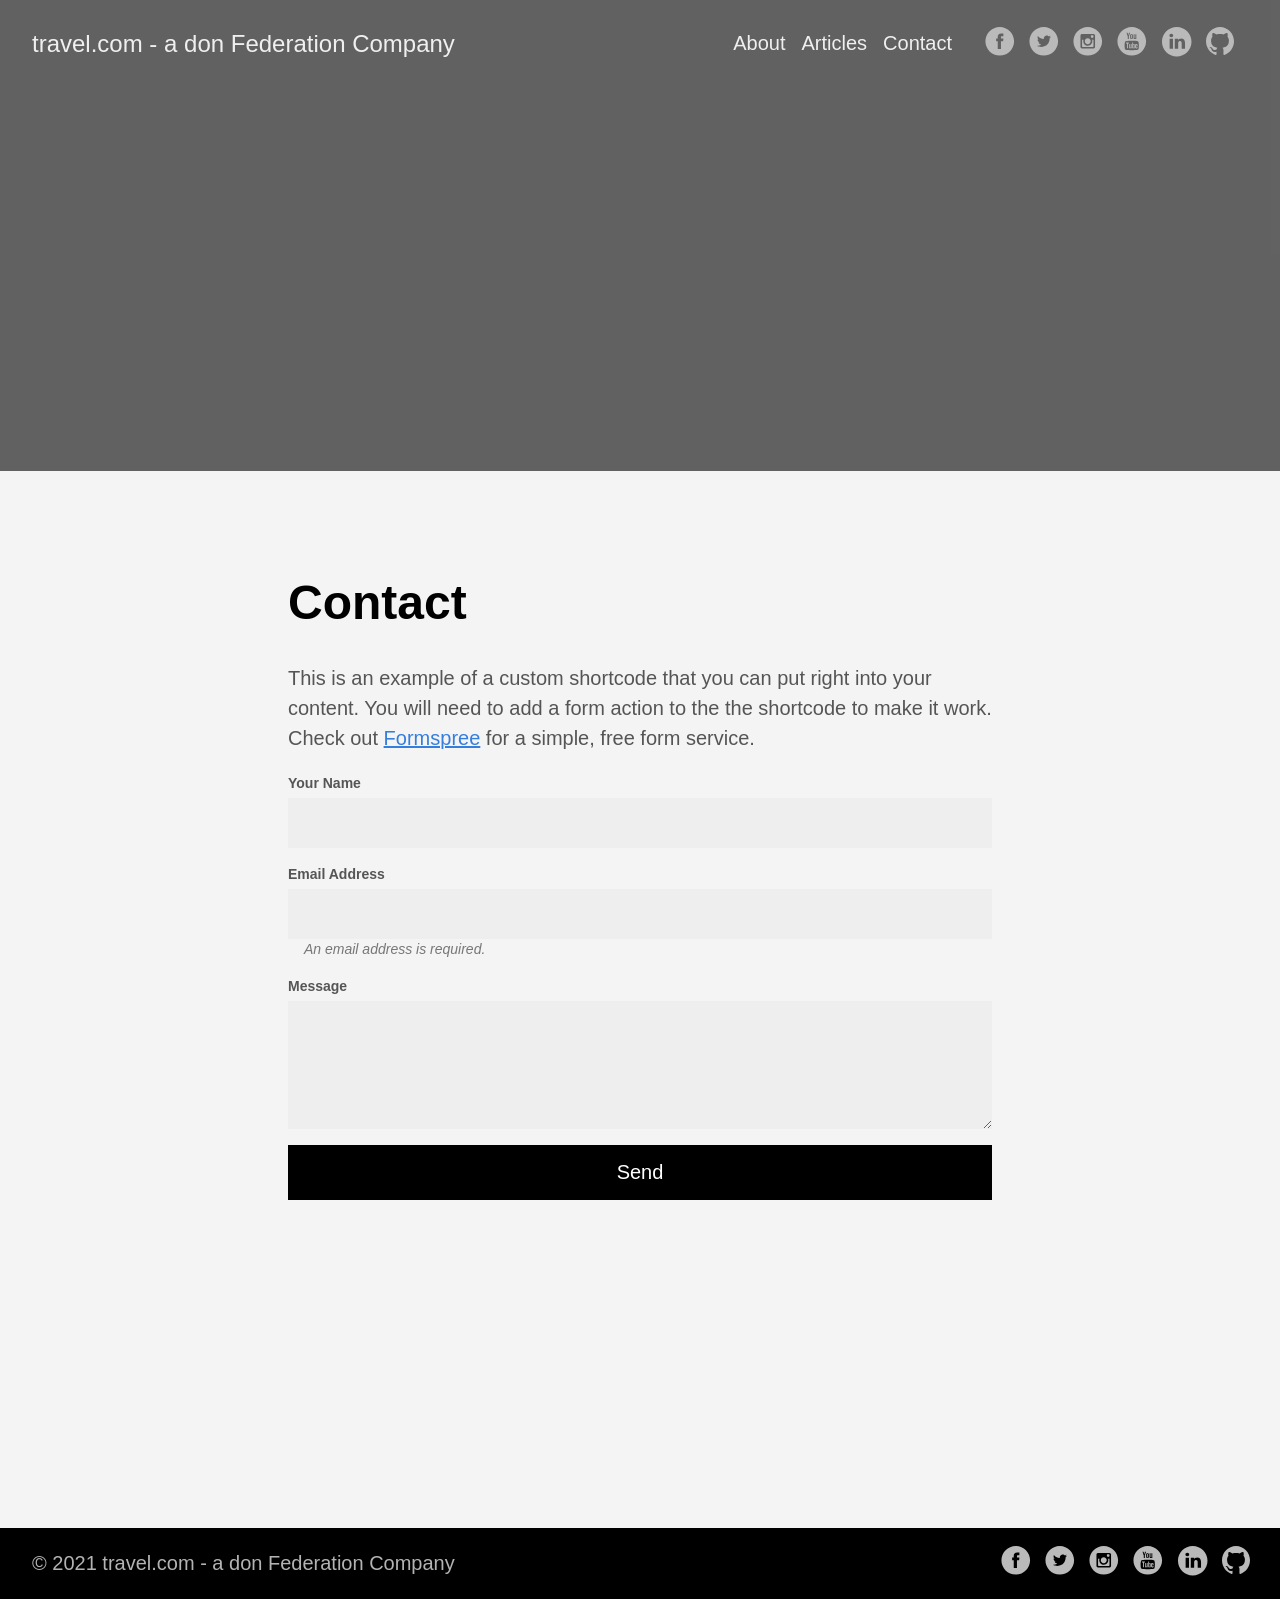
<file: contact/index.html>
<!doctype html><html lang=en-us><head><meta charset=utf-8><meta http-equiv=x-ua-compatible content="IE=edge,chrome=1"><title>travel.com - a don Federation Company | Contact</title><meta name=HandheldFriendly content="True"><meta name=MobileOptimized content="320"><meta name=viewport content="width=device-width,minimum-scale=1"><meta name=generator content="Hugo 0.82.0"><meta name=ROBOTS content="NOINDEX, NOFOLLOW"><link href=/dist/css/app.d98f2eb6bcd1eaedb7edf166bd16af26.css rel=stylesheet><meta property="og:title" content="Contact"><meta property="og:description" content="We'd love to hear from you"><meta property="og:type" content="article"><meta property="og:url" content="https://example.com/contact/"><meta property="article:section" content><meta itemprop=name content="Contact"><meta itemprop=description content="We'd love to hear from you"><meta itemprop=wordCount content="51"><meta itemprop=keywords content><meta name=twitter:card content="summary"><meta name=twitter:title content="Contact"><meta name=twitter:description content="We'd love to hear from you"></head><body class="ma0 avenir bg-near-white"><header class="cover bg-top" style=background-image:url(https://example.com/images/notebook.jpg)><div class="pb3-m pb6-l bg-black-60"><nav class="pv3 ph3 ph4-ns" role=navigation><div class="flex-l justify-between items-center center"><a href=https://example.com class="f3 fw2 hover-white no-underline white-90 dib">travel.com - a don Federation Company</a><div class="flex-l items-center"><ul class="pl0 mr3"><li class="list f5 f4-ns fw4 dib pr3"><a class="hover-white no-underline white-90" href=/about/ title="About page">About</a></li><li class="list f5 f4-ns fw4 dib pr3"><a class="hover-white no-underline white-90" href=/post/ title="Articles page">Articles</a></li><li class="list f5 f4-ns fw4 dib pr3"><a class="hover-white no-underline white-90" href=/contact/ title="Contact page">Contact</a></li></ul><a href=https://facebook.com/donPabloNow target=_blank class="link-transition facebook link dib z-999 pt3 pt0-l mr1" title="Facebook link" rel=noopener aria-label="follow on Facebook——Opens in a new window"><svg height="32" style="enable-background:new 0 0 67 67" viewBox="0 0 67 67" width="32" xmlns="http://www.w3.org/2000/svg" xmlns:xlink="http://www.w3.org/1999/xlink"><path d="M28.765 50.32h6.744V33.998h4.499l.596-5.624h-5.095l.007-2.816c0-1.466.14-2.253 2.244-2.253h2.812V17.68h-4.5c-5.405.0-7.307 2.729-7.307 7.317v3.377h-3.369v5.625h3.369V50.32zM33 64C16.432 64 3 50.569 3 34S16.432 4 33 4s30 13.431 30 30S49.568 64 33 64z" style="fill-rule:evenodd;clip-rule:evenodd"/></svg><span class=new-window><svg height="8" style="enable-background:new 0 0 1000 1000" viewBox="0 0 1e3 1e3" width="8" xmlns="http://www.w3.org/2000/svg" xmlns:xlink="http://www.w3.org/1999/xlink"><path d="M598 128h298v298h-86V274L392 692l-60-60 418-418H598v-86zM810 810V512h86v298c0 46-40 86-86 86H214c-48 0-86-40-86-86V214c0-46 38-86 86-86h298v86H214v596h596z" style="fill-rule:evenodd;clip-rule:evenodd;fill:"/></svg></span></a><a href=https://twitter.com/donPabloNow target=_blank class="link-transition twitter link dib z-999 pt3 pt0-l mr1" title="Twitter link" rel=noopener aria-label="follow on Twitter——Opens in a new window"><svg height="32" style="enable-background:new 0 0 67 67" viewBox="0 0 67 67" width="32" xmlns="http://www.w3.org/2000/svg" xmlns:xlink="http://www.w3.org/1999/xlink"><path d="M37.167 22.283c-2.619.953-4.274 3.411-4.086 6.101l.063 1.038-1.048-.127c-3.813-.487-7.145-2.139-9.974-4.915l-1.383-1.377-.356 1.017c-.754 2.267-.272 4.661 1.299 6.271.838.89.649 1.017-.796.487-.503-.169-.943-.296-.985-.233-.146.149.356 2.076.754 2.839.545 1.06 1.655 2.097 2.871 2.712l1.027.487-1.215.021c-1.173.0-1.215.021-1.089.467.419 1.377 2.074 2.839 3.918 3.475l1.299.444-1.131.678c-1.676.976-3.646 1.526-5.616 1.568C19.775 43.256 19 43.341 19 43.405c0 .211 2.557 1.397 4.044 1.864 4.463 1.377 9.765.783 13.746-1.568 2.829-1.673 5.657-5 6.978-8.221.713-1.716 1.425-4.851 1.425-6.354.0-.975.063-1.102 1.236-2.267.692-.678 1.341-1.419 1.467-1.631.21-.403.188-.403-.88-.043-1.781.636-2.033.551-1.152-.402.649-.678 1.425-1.907 1.425-2.267.0-.063-.314.042-.671.233-.377.212-1.215.53-1.844.72l-1.131.361-1.027-.7c-.566-.381-1.361-.805-1.781-.932C39.766 21.902 38.131 21.944 37.167 22.283zM33 64C16.432 64 3 50.569 3 34S16.432 4 33 4s30 13.431 30 30S49.568 64 33 64z" style="fill-rule:evenodd;clip-rule:evenodd;fill:"/></svg><span class=new-window><svg height="8" style="enable-background:new 0 0 1000 1000" viewBox="0 0 1e3 1e3" width="8" xmlns="http://www.w3.org/2000/svg" xmlns:xlink="http://www.w3.org/1999/xlink"><path d="M598 128h298v298h-86V274L392 692l-60-60 418-418H598v-86zM810 810V512h86v298c0 46-40 86-86 86H214c-48 0-86-40-86-86V214c0-46 38-86 86-86h298v86H214v596h596z" style="fill-rule:evenodd;clip-rule:evenodd;fill:"/></svg></span></a><a href=https://instagram.com/donPabloNow target=_blank class="link-transition instagram link dib z-999 pt3 pt0-l mr1" title="Instagram link" rel=noopener aria-label="follow on Instagram——Opens in a new window"><svg height="32" style="enable-background:new 0 0 67 67" viewBox="0 0 67 67" width="32" xmlns="http://www.w3.org/2000/svg" xmlns:xlink="http://www.w3.org/1999/xlink"><path d="M42.271 26.578v-.006c.502.0 1.005.01 1.508-.002.646-.017 1.172-.57 1.172-1.217.0-.963.0-1.927.0-2.89.0-.691-.547-1.24-1.236-1.241-.961.0-1.922-.001-2.883.0-.688.001-1.236.552-1.236 1.243-.001.955-.004 1.91.003 2.865.001.143.028.291.073.426.173.508.639.82 1.209.823C41.344 26.579 41.808 26.578 42.271 26.578zM33 27.817c-3.384-.002-6.135 2.721-6.182 6.089-.049 3.46 2.72 6.201 6.04 6.272 3.454.074 6.248-2.686 6.321-6.043C39.254 30.675 36.462 27.815 33 27.817zM21.046 31.116v.082c0 4.515-.001 9.03.0 13.545.0.649.562 1.208 1.212 1.208 7.16.001 14.319.001 21.479.0.656.0 1.215-.557 1.215-1.212.001-4.509.0-9.02.0-13.528v-.094H42.04c.411 1.313.537 2.651.376 4.014s-.601 2.631-1.316 3.803-1.644 2.145-2.779 2.918c-2.944 2.006-6.821 2.182-9.946.428-1.579-.885-2.819-2.12-3.685-3.713-1.289-2.373-1.495-4.865-.739-7.451C22.983 31.116 22.021 31.116 21.046 31.116zM45.205 49.255c.159-.026.318-.049.475-.083 1.246-.265 2.264-1.304 2.508-2.557.025-.137.045-.273.067-.409V21.794c-.021-.133-.04-.268-.065-.401-.268-1.367-1.396-2.428-2.78-2.618-.058-.007-.113-.02-.17-.03H20.761c-.147.027-.296.047-.441.08-1.352.308-2.352 1.396-2.545 2.766-.008.057-.02.114-.029.171V46.24c.028.154.05.311.085.465.299 1.322 1.427 2.347 2.77 2.52.064.008.13.021.195.03H45.205zM33 64C16.432 64 3 50.569 3 34S16.432 4 33 4s30 13.431 30 30S49.568 64 33 64z" style="fill-rule:evenodd;clip-rule:evenodd;fill:"/></svg><span class=new-window><svg height="8" style="enable-background:new 0 0 1000 1000" viewBox="0 0 1e3 1e3" width="8" xmlns="http://www.w3.org/2000/svg" xmlns:xlink="http://www.w3.org/1999/xlink"><path d="M598 128h298v298h-86V274L392 692l-60-60 418-418H598v-86zM810 810V512h86v298c0 46-40 86-86 86H214c-48 0-86-40-86-86V214c0-46 38-86 86-86h298v86H214v596h596z" style="fill-rule:evenodd;clip-rule:evenodd;fill:"/></svg></span></a><a href=https://youtube.com/c/donPabloNow target=_blank class="link-transition youtube link dib z-999 pt3 pt0-l mr1" title="Youtube link" rel=noopener aria-label="follow on Youtube——Opens in a new window"><svg height="32" style="enable-background:new 0 0 67 67" viewBox="0 0 67 67" width="32" xmlns="http://www.w3.org/2000/svg" xmlns:xlink="http://www.w3.org/1999/xlink"><path d="M42.527 41.34c-.278.0-.478.078-.6.244-.121.156-.18.424-.18.796v.896h1.543V42.38c0-.372-.062-.64-.185-.796C42.989 41.418 42.792 41.34 42.527 41.34zM36.509 41.309c.234.0.417.076.544.23.123.155.185.383.185.682v4.584c0 .286-.053.487-.153.611-.1.127-.256.189-.47.189-.148.0-.287-.033-.421-.096-.135-.062-.274-.171-.415-.313v-5.531c.119-.122.239-.213.36-.271C36.26 41.335 36.383 41.309 36.509 41.309zm5.239 3.349v1.672c0 .468.057.792.17.974.118.181.313.269.592.269.289.0.491-.076.606-.229.114-.153.175-.489.175-1.013v-.405h1.795v.456c0 .911-.217 1.596-.657 2.059-.435.459-1.089.687-1.958.687-.781.0-1.398-.242-1.847-.731-.448-.486-.676-1.157-.676-2.014v-3.986c0-.768.249-1.398.742-1.882.493-.484 1.128-.727 1.911-.727.799.0 1.413.225 1.843.674.429.448.642 1.093.642 1.935v2.264H41.748zm-3.125 3.837c-.271.336-.669.501-1.187.501-.343.0-.646-.062-.912-.192-.267-.129-.519-.327-.746-.601v.681h-1.764V36.852h1.764v3.875c.237-.27.485-.478.748-.616.267-.143.534-.212.805-.212.554.0.975.189 1.265.565.294.379.438.933.438 1.66v4.926C39.034 47.678 38.897 48.159 38.623 48.495zM30.958 48.884v-.976c-.325.361-.658.636-1.009.822-.349.191-.686.282-1.014.282-.405.0-.705-.129-.913-.396-.201-.266-.305-.658-.305-1.189v-7.422h1.744v6.809c0 .211.037.362.107.457.077.095.196.141.358.141.128.0.292-.062.488-.188.197-.125.375-.283.542-.475v-6.744H32.7v8.878H30.958zM24.916 38.6v10.284h-1.968V38.6h-2.034v-1.748h6.036V38.6H24.916zm8.078-5.622c0-.001 12.08.018 13.514 1.45 1.439 1.435 1.455 8.514 1.455 8.555.0.0-.012 7.117-1.455 8.556C45.074 52.969 32.994 53 32.994 53s-12.079-.031-13.516-1.462c-1.438-1.435-1.441-8.502-1.441-8.556.0-.041.004-7.12 1.441-8.555 1.438-1.431 13.516-1.45 13.516-1.449zm9.526-3.723h-1.966v-1.08c-.358.397-.736.703-1.13.909-.392.208-.771.312-1.14.312-.458.0-.797-.146-1.027-.437-.229-.291-.345-.727-.345-1.311v-8.172h1.962v7.497c0 .231.045.399.127.502.08.104.216.156.399.156.143.0.327-.069.548-.206.22-.137.423-.312.605-.527v-7.422h1.966V29.255zM31.847 27.588c.139.147.339.219.6.219.266.0.476-.075.634-.223.157-.152.235-.358.235-.618v-5.327c0-.214-.08-.387-.241-.519-.16-.131-.37-.196-.628-.196-.241.0-.435.065-.586.196-.148.132-.225.305-.225.519v5.327C31.636 27.233 31.708 27.439 31.847 27.588zm-1.439-7.685c.528-.449 1.241-.674 2.132-.674.812.0 1.48.237 2.001.711.517.473.777 1.083.777 1.828v5.051c0 .836-.255 1.491-.762 1.968-.513.476-1.212.714-2.106.714-.858.0-1.547-.246-2.064-.736-.513-.492-.772-1.152-.772-1.983v-5.068C29.613 20.954 29.877 20.351 30.408 19.903zM24.262 16h-2.229l2.634 8.003v5.252h2.213v-5.5L29.454 16h-2.25l-1.366 5.298h-.139L24.262 16zM33 64C16.432 64 3 50.569 3 34S16.432 4 33 4s30 13.431 30 30S49.568 64 33 64z" style="fill-rule:evenodd;clip-rule:evenodd;fill:"/></svg><span class=new-window><svg height="8" style="enable-background:new 0 0 1000 1000" viewBox="0 0 1e3 1e3" width="8" xmlns="http://www.w3.org/2000/svg" xmlns:xlink="http://www.w3.org/1999/xlink"><path d="M598 128h298v298h-86V274L392 692l-60-60 418-418H598v-86zM810 810V512h86v298c0 46-40 86-86 86H214c-48 0-86-40-86-86V214c0-46 38-86 86-86h298v86H214v596h596z" style="fill-rule:evenodd;clip-rule:evenodd;fill:"/></svg></span></a><a href=https://linkedin.com/in/donPabloNow target=_blank class="link-transition linkedin link dib z-999 pt3 pt0-l mr1" title="LinkedIn link" rel=noopener aria-label="follow on LinkedIn——Opens in a new window"><svg height="32" style="enable-background:new 0 0 65 65" viewBox="0 0 65 65" width="32" xmlns="http://www.w3.org/2000/svg" xmlns:xlink="http://www.w3.org/1999/xlink"><path d="M50.837 48.137V36.425c0-6.275-3.35-9.195-7.816-9.195-3.604.0-5.219 1.983-6.119 3.374V27.71h-6.79c.09 1.917.0 20.427.0 20.427h6.79V36.729c0-.609.044-1.219.224-1.655.49-1.22 1.607-2.483 3.482-2.483 2.458.0 3.44 1.873 3.44 4.618v10.929H50.837zM22.959 24.922c2.367.0 3.842-1.57 3.842-3.531-.044-2.003-1.475-3.528-3.797-3.528s-3.841 1.524-3.841 3.528c0 1.961 1.474 3.531 3.753 3.531H22.959zM34 64C17.432 64 4 50.568 4 34 4 17.431 17.432 4 34 4s30 13.431 30 30c0 16.568-13.432 30-30 30zM26.354 48.137V27.71h-6.789v20.427h6.789z" style="fill-rule:evenodd;clip-rule:evenodd;fill:"/></svg><span class=new-window><svg height="8" style="enable-background:new 0 0 1000 1000" viewBox="0 0 1e3 1e3" width="8" xmlns="http://www.w3.org/2000/svg" xmlns:xlink="http://www.w3.org/1999/xlink"><path d="M598 128h298v298h-86V274L392 692l-60-60 418-418H598v-86zM810 810V512h86v298c0 46-40 86-86 86H214c-48 0-86-40-86-86V214c0-46 38-86 86-86h298v86H214v596h596z" style="fill-rule:evenodd;clip-rule:evenodd;fill:"/></svg></span></a><a href=https://github.com/donPabloNow target=_blank class="link-transition github link dib z-999 pt3 pt0-l mr1" title="Github link" rel=noopener aria-label="follow on Github——Opens in a new window"><svg height="32" style="enable-background:new 0 0 512 512" viewBox="0 0 512 512" width="32" xmlns="http://www.w3.org/2000/svg" xmlns:xlink="http://www.w3.org/1999/xlink"><path d="M256 32C132.3 32 32 134.8 32 261.7c0 101.5 64.2 187.5 153.2 217.9 11.2 2.1 15.3-5 15.3-11.1.0-5.5-.2-19.9-.3-39.1-62.3 13.9-75.5-30.8-75.5-30.8-10.2-26.5-24.9-33.6-24.9-33.6-20.3-14.3 1.5-14 1.5-14 22.5 1.6 34.3 23.7 34.3 23.7 20 35.1 52.4 25 65.2 19.1 2-14.8 7.8-25 14.2-30.7-49.7-5.8-102-25.5-102-113.5.0-25.1 8.7-45.6 23-61.6-2.3-5.8-10-29.2 2.2-60.8.0.0 18.8-6.2 61.6 23.5 17.9-5.1 37-7.6 56.1-7.7 19 .1 38.2 2.6 56.1 7.7 42.8-29.7 61.5-23.5 61.5-23.5 12.2 31.6 4.5 55 2.2 60.8 14.3 16.1 23 36.6 23 61.6.0 88.2-52.4 107.6-102.3 113.3 8 7.1 15.2 21.1 15.2 42.5.0 30.7-.3 55.5-.3 63 0 6.1 4 13.3 15.4 11C415.9 449.1 480 363.1 480 261.7 480 134.8 379.7 32 256 32z"/></svg><span class=new-window><svg height="8" style="enable-background:new 0 0 1000 1000" viewBox="0 0 1e3 1e3" width="8" xmlns="http://www.w3.org/2000/svg" xmlns:xlink="http://www.w3.org/1999/xlink"><path d="M598 128h298v298h-86V274L392 692l-60-60 418-418H598v-86zM810 810V512h86v298c0 46-40 86-86 86H214c-48 0-86-40-86-86V214c0-46 38-86 86-86h298v86H214v596h596z" style="fill-rule:evenodd;clip-rule:evenodd;fill:"/></svg></span></a></div></div></nav><div class="tc-l pv6 ph3 ph4-ns"></div></div></header><main class=pb7 role=main><div class="flex-l mt2 mw8 center"><article class="center cf pv5 ph3 ph4-ns mw7"><header><p class="f6 b helvetica tracked"></p><h1 class=f1>Contact</h1></header><div class="nested-copy-line-height lh-copy f4 nested-links nested-img mid-gray"><p>This is an example of a custom shortcode that you can put right into your content. You will need to add a form action to the the shortcode to make it work. Check out <a href=https://formspree.io/>Formspree</a> for a simple, free form service.</p><form class="black-80 sans-serif" accept-charset=utf-8 action=https://example.com method=post role=form><label class="f6 b db mb1 mt3 sans-serif mid-gray" for=name>Your Name</label>
<input type=text id=name name=name class="w-100 f5 pv3 ph3 bg-light-gray bn" required placeholder=" " aria-labelledby=name>
<label class="f6 b db mb1 mt3 sans-serif mid-gray" for=email>Email Address</label>
<input type=email id=email name=email class="w-100 f5 pv3 ph3 bg-light-gray bn" required placeholder=" " aria-labelledby=email><div class="requirements f6 gray glow i ph3 overflow-hidden">An email address is required.</div><label class="f6 b db mb1 mt3 sans-serif mid-gray" for=message>Message</label>
<textarea id=message name=message class="w-100 f5 pv3 ph3 bg-light-gray bn h4" aria-labelledby=message></textarea>
<input class="db w-100 mv2 white pa3 bn hover-shadow hover-bg-blck bg-animate bg-black" type=submit value=Send></form></div></article></div></main><footer class="bg-black bottom-0 w-100 pa3" role=contentinfo><div class="flex justify-between"><a class="f4 fw4 hover-white no-underline white-70 dn dib-ns pv2 ph3" href=https://example.com>&copy; 2021 travel.com - a don Federation Company</a><div><a href=https://facebook.com/donPabloNow target=_blank class="link-transition facebook link dib z-999 pt3 pt0-l mr1" title="Facebook link" rel=noopener aria-label="follow on Facebook——Opens in a new window"><svg height="32" style="enable-background:new 0 0 67 67" viewBox="0 0 67 67" width="32" xmlns="http://www.w3.org/2000/svg" xmlns:xlink="http://www.w3.org/1999/xlink"><path d="M28.765 50.32h6.744V33.998h4.499l.596-5.624h-5.095l.007-2.816c0-1.466.14-2.253 2.244-2.253h2.812V17.68h-4.5c-5.405.0-7.307 2.729-7.307 7.317v3.377h-3.369v5.625h3.369V50.32zM33 64C16.432 64 3 50.569 3 34S16.432 4 33 4s30 13.431 30 30S49.568 64 33 64z" style="fill-rule:evenodd;clip-rule:evenodd"/></svg><span class=new-window><svg height="8" style="enable-background:new 0 0 1000 1000" viewBox="0 0 1e3 1e3" width="8" xmlns="http://www.w3.org/2000/svg" xmlns:xlink="http://www.w3.org/1999/xlink"><path d="M598 128h298v298h-86V274L392 692l-60-60 418-418H598v-86zM810 810V512h86v298c0 46-40 86-86 86H214c-48 0-86-40-86-86V214c0-46 38-86 86-86h298v86H214v596h596z" style="fill-rule:evenodd;clip-rule:evenodd;fill:"/></svg></span></a><a href=https://twitter.com/donPabloNow target=_blank class="link-transition twitter link dib z-999 pt3 pt0-l mr1" title="Twitter link" rel=noopener aria-label="follow on Twitter——Opens in a new window"><svg height="32" style="enable-background:new 0 0 67 67" viewBox="0 0 67 67" width="32" xmlns="http://www.w3.org/2000/svg" xmlns:xlink="http://www.w3.org/1999/xlink"><path d="M37.167 22.283c-2.619.953-4.274 3.411-4.086 6.101l.063 1.038-1.048-.127c-3.813-.487-7.145-2.139-9.974-4.915l-1.383-1.377-.356 1.017c-.754 2.267-.272 4.661 1.299 6.271.838.89.649 1.017-.796.487-.503-.169-.943-.296-.985-.233-.146.149.356 2.076.754 2.839.545 1.06 1.655 2.097 2.871 2.712l1.027.487-1.215.021c-1.173.0-1.215.021-1.089.467.419 1.377 2.074 2.839 3.918 3.475l1.299.444-1.131.678c-1.676.976-3.646 1.526-5.616 1.568C19.775 43.256 19 43.341 19 43.405c0 .211 2.557 1.397 4.044 1.864 4.463 1.377 9.765.783 13.746-1.568 2.829-1.673 5.657-5 6.978-8.221.713-1.716 1.425-4.851 1.425-6.354.0-.975.063-1.102 1.236-2.267.692-.678 1.341-1.419 1.467-1.631.21-.403.188-.403-.88-.043-1.781.636-2.033.551-1.152-.402.649-.678 1.425-1.907 1.425-2.267.0-.063-.314.042-.671.233-.377.212-1.215.53-1.844.72l-1.131.361-1.027-.7c-.566-.381-1.361-.805-1.781-.932C39.766 21.902 38.131 21.944 37.167 22.283zM33 64C16.432 64 3 50.569 3 34S16.432 4 33 4s30 13.431 30 30S49.568 64 33 64z" style="fill-rule:evenodd;clip-rule:evenodd;fill:"/></svg><span class=new-window><svg height="8" style="enable-background:new 0 0 1000 1000" viewBox="0 0 1e3 1e3" width="8" xmlns="http://www.w3.org/2000/svg" xmlns:xlink="http://www.w3.org/1999/xlink"><path d="M598 128h298v298h-86V274L392 692l-60-60 418-418H598v-86zM810 810V512h86v298c0 46-40 86-86 86H214c-48 0-86-40-86-86V214c0-46 38-86 86-86h298v86H214v596h596z" style="fill-rule:evenodd;clip-rule:evenodd;fill:"/></svg></span></a><a href=https://instagram.com/donPabloNow target=_blank class="link-transition instagram link dib z-999 pt3 pt0-l mr1" title="Instagram link" rel=noopener aria-label="follow on Instagram——Opens in a new window"><svg height="32" style="enable-background:new 0 0 67 67" viewBox="0 0 67 67" width="32" xmlns="http://www.w3.org/2000/svg" xmlns:xlink="http://www.w3.org/1999/xlink"><path d="M42.271 26.578v-.006c.502.0 1.005.01 1.508-.002.646-.017 1.172-.57 1.172-1.217.0-.963.0-1.927.0-2.89.0-.691-.547-1.24-1.236-1.241-.961.0-1.922-.001-2.883.0-.688.001-1.236.552-1.236 1.243-.001.955-.004 1.91.003 2.865.001.143.028.291.073.426.173.508.639.82 1.209.823C41.344 26.579 41.808 26.578 42.271 26.578zM33 27.817c-3.384-.002-6.135 2.721-6.182 6.089-.049 3.46 2.72 6.201 6.04 6.272 3.454.074 6.248-2.686 6.321-6.043C39.254 30.675 36.462 27.815 33 27.817zM21.046 31.116v.082c0 4.515-.001 9.03.0 13.545.0.649.562 1.208 1.212 1.208 7.16.001 14.319.001 21.479.0.656.0 1.215-.557 1.215-1.212.001-4.509.0-9.02.0-13.528v-.094H42.04c.411 1.313.537 2.651.376 4.014s-.601 2.631-1.316 3.803-1.644 2.145-2.779 2.918c-2.944 2.006-6.821 2.182-9.946.428-1.579-.885-2.819-2.12-3.685-3.713-1.289-2.373-1.495-4.865-.739-7.451C22.983 31.116 22.021 31.116 21.046 31.116zM45.205 49.255c.159-.026.318-.049.475-.083 1.246-.265 2.264-1.304 2.508-2.557.025-.137.045-.273.067-.409V21.794c-.021-.133-.04-.268-.065-.401-.268-1.367-1.396-2.428-2.78-2.618-.058-.007-.113-.02-.17-.03H20.761c-.147.027-.296.047-.441.08-1.352.308-2.352 1.396-2.545 2.766-.008.057-.02.114-.029.171V46.24c.028.154.05.311.085.465.299 1.322 1.427 2.347 2.77 2.52.064.008.13.021.195.03H45.205zM33 64C16.432 64 3 50.569 3 34S16.432 4 33 4s30 13.431 30 30S49.568 64 33 64z" style="fill-rule:evenodd;clip-rule:evenodd;fill:"/></svg><span class=new-window><svg height="8" style="enable-background:new 0 0 1000 1000" viewBox="0 0 1e3 1e3" width="8" xmlns="http://www.w3.org/2000/svg" xmlns:xlink="http://www.w3.org/1999/xlink"><path d="M598 128h298v298h-86V274L392 692l-60-60 418-418H598v-86zM810 810V512h86v298c0 46-40 86-86 86H214c-48 0-86-40-86-86V214c0-46 38-86 86-86h298v86H214v596h596z" style="fill-rule:evenodd;clip-rule:evenodd;fill:"/></svg></span></a><a href=https://youtube.com/c/donPabloNow target=_blank class="link-transition youtube link dib z-999 pt3 pt0-l mr1" title="Youtube link" rel=noopener aria-label="follow on Youtube——Opens in a new window"><svg height="32" style="enable-background:new 0 0 67 67" viewBox="0 0 67 67" width="32" xmlns="http://www.w3.org/2000/svg" xmlns:xlink="http://www.w3.org/1999/xlink"><path d="M42.527 41.34c-.278.0-.478.078-.6.244-.121.156-.18.424-.18.796v.896h1.543V42.38c0-.372-.062-.64-.185-.796C42.989 41.418 42.792 41.34 42.527 41.34zM36.509 41.309c.234.0.417.076.544.23.123.155.185.383.185.682v4.584c0 .286-.053.487-.153.611-.1.127-.256.189-.47.189-.148.0-.287-.033-.421-.096-.135-.062-.274-.171-.415-.313v-5.531c.119-.122.239-.213.36-.271C36.26 41.335 36.383 41.309 36.509 41.309zm5.239 3.349v1.672c0 .468.057.792.17.974.118.181.313.269.592.269.289.0.491-.076.606-.229.114-.153.175-.489.175-1.013v-.405h1.795v.456c0 .911-.217 1.596-.657 2.059-.435.459-1.089.687-1.958.687-.781.0-1.398-.242-1.847-.731-.448-.486-.676-1.157-.676-2.014v-3.986c0-.768.249-1.398.742-1.882.493-.484 1.128-.727 1.911-.727.799.0 1.413.225 1.843.674.429.448.642 1.093.642 1.935v2.264H41.748zm-3.125 3.837c-.271.336-.669.501-1.187.501-.343.0-.646-.062-.912-.192-.267-.129-.519-.327-.746-.601v.681h-1.764V36.852h1.764v3.875c.237-.27.485-.478.748-.616.267-.143.534-.212.805-.212.554.0.975.189 1.265.565.294.379.438.933.438 1.66v4.926C39.034 47.678 38.897 48.159 38.623 48.495zM30.958 48.884v-.976c-.325.361-.658.636-1.009.822-.349.191-.686.282-1.014.282-.405.0-.705-.129-.913-.396-.201-.266-.305-.658-.305-1.189v-7.422h1.744v6.809c0 .211.037.362.107.457.077.095.196.141.358.141.128.0.292-.062.488-.188.197-.125.375-.283.542-.475v-6.744H32.7v8.878H30.958zM24.916 38.6v10.284h-1.968V38.6h-2.034v-1.748h6.036V38.6H24.916zm8.078-5.622c0-.001 12.08.018 13.514 1.45 1.439 1.435 1.455 8.514 1.455 8.555.0.0-.012 7.117-1.455 8.556C45.074 52.969 32.994 53 32.994 53s-12.079-.031-13.516-1.462c-1.438-1.435-1.441-8.502-1.441-8.556.0-.041.004-7.12 1.441-8.555 1.438-1.431 13.516-1.45 13.516-1.449zm9.526-3.723h-1.966v-1.08c-.358.397-.736.703-1.13.909-.392.208-.771.312-1.14.312-.458.0-.797-.146-1.027-.437-.229-.291-.345-.727-.345-1.311v-8.172h1.962v7.497c0 .231.045.399.127.502.08.104.216.156.399.156.143.0.327-.069.548-.206.22-.137.423-.312.605-.527v-7.422h1.966V29.255zM31.847 27.588c.139.147.339.219.6.219.266.0.476-.075.634-.223.157-.152.235-.358.235-.618v-5.327c0-.214-.08-.387-.241-.519-.16-.131-.37-.196-.628-.196-.241.0-.435.065-.586.196-.148.132-.225.305-.225.519v5.327C31.636 27.233 31.708 27.439 31.847 27.588zm-1.439-7.685c.528-.449 1.241-.674 2.132-.674.812.0 1.48.237 2.001.711.517.473.777 1.083.777 1.828v5.051c0 .836-.255 1.491-.762 1.968-.513.476-1.212.714-2.106.714-.858.0-1.547-.246-2.064-.736-.513-.492-.772-1.152-.772-1.983v-5.068C29.613 20.954 29.877 20.351 30.408 19.903zM24.262 16h-2.229l2.634 8.003v5.252h2.213v-5.5L29.454 16h-2.25l-1.366 5.298h-.139L24.262 16zM33 64C16.432 64 3 50.569 3 34S16.432 4 33 4s30 13.431 30 30S49.568 64 33 64z" style="fill-rule:evenodd;clip-rule:evenodd;fill:"/></svg><span class=new-window><svg height="8" style="enable-background:new 0 0 1000 1000" viewBox="0 0 1e3 1e3" width="8" xmlns="http://www.w3.org/2000/svg" xmlns:xlink="http://www.w3.org/1999/xlink"><path d="M598 128h298v298h-86V274L392 692l-60-60 418-418H598v-86zM810 810V512h86v298c0 46-40 86-86 86H214c-48 0-86-40-86-86V214c0-46 38-86 86-86h298v86H214v596h596z" style="fill-rule:evenodd;clip-rule:evenodd;fill:"/></svg></span></a><a href=https://linkedin.com/in/donPabloNow target=_blank class="link-transition linkedin link dib z-999 pt3 pt0-l mr1" title="LinkedIn link" rel=noopener aria-label="follow on LinkedIn——Opens in a new window"><svg height="32" style="enable-background:new 0 0 65 65" viewBox="0 0 65 65" width="32" xmlns="http://www.w3.org/2000/svg" xmlns:xlink="http://www.w3.org/1999/xlink"><path d="M50.837 48.137V36.425c0-6.275-3.35-9.195-7.816-9.195-3.604.0-5.219 1.983-6.119 3.374V27.71h-6.79c.09 1.917.0 20.427.0 20.427h6.79V36.729c0-.609.044-1.219.224-1.655.49-1.22 1.607-2.483 3.482-2.483 2.458.0 3.44 1.873 3.44 4.618v10.929H50.837zM22.959 24.922c2.367.0 3.842-1.57 3.842-3.531-.044-2.003-1.475-3.528-3.797-3.528s-3.841 1.524-3.841 3.528c0 1.961 1.474 3.531 3.753 3.531H22.959zM34 64C17.432 64 4 50.568 4 34 4 17.431 17.432 4 34 4s30 13.431 30 30c0 16.568-13.432 30-30 30zM26.354 48.137V27.71h-6.789v20.427h6.789z" style="fill-rule:evenodd;clip-rule:evenodd;fill:"/></svg><span class=new-window><svg height="8" style="enable-background:new 0 0 1000 1000" viewBox="0 0 1e3 1e3" width="8" xmlns="http://www.w3.org/2000/svg" xmlns:xlink="http://www.w3.org/1999/xlink"><path d="M598 128h298v298h-86V274L392 692l-60-60 418-418H598v-86zM810 810V512h86v298c0 46-40 86-86 86H214c-48 0-86-40-86-86V214c0-46 38-86 86-86h298v86H214v596h596z" style="fill-rule:evenodd;clip-rule:evenodd;fill:"/></svg></span></a><a href=https://github.com/donPabloNow target=_blank class="link-transition github link dib z-999 pt3 pt0-l mr1" title="Github link" rel=noopener aria-label="follow on Github——Opens in a new window"><svg height="32" style="enable-background:new 0 0 512 512" viewBox="0 0 512 512" width="32" xmlns="http://www.w3.org/2000/svg" xmlns:xlink="http://www.w3.org/1999/xlink"><path d="M256 32C132.3 32 32 134.8 32 261.7c0 101.5 64.2 187.5 153.2 217.9 11.2 2.1 15.3-5 15.3-11.1.0-5.5-.2-19.9-.3-39.1-62.3 13.9-75.5-30.8-75.5-30.8-10.2-26.5-24.9-33.6-24.9-33.6-20.3-14.3 1.5-14 1.5-14 22.5 1.6 34.3 23.7 34.3 23.7 20 35.1 52.4 25 65.2 19.1 2-14.8 7.8-25 14.2-30.7-49.7-5.8-102-25.5-102-113.5.0-25.1 8.7-45.6 23-61.6-2.3-5.8-10-29.2 2.2-60.8.0.0 18.8-6.2 61.6 23.5 17.9-5.1 37-7.6 56.1-7.7 19 .1 38.2 2.6 56.1 7.7 42.8-29.7 61.5-23.5 61.5-23.5 12.2 31.6 4.5 55 2.2 60.8 14.3 16.1 23 36.6 23 61.6.0 88.2-52.4 107.6-102.3 113.3 8 7.1 15.2 21.1 15.2 42.5.0 30.7-.3 55.5-.3 63 0 6.1 4 13.3 15.4 11C415.9 449.1 480 363.1 480 261.7 480 134.8 379.7 32 256 32z"/></svg><span class=new-window><svg height="8" style="enable-background:new 0 0 1000 1000" viewBox="0 0 1e3 1e3" width="8" xmlns="http://www.w3.org/2000/svg" xmlns:xlink="http://www.w3.org/1999/xlink"><path d="M598 128h298v298h-86V274L392 692l-60-60 418-418H598v-86zM810 810V512h86v298c0 46-40 86-86 86H214c-48 0-86-40-86-86V214c0-46 38-86 86-86h298v86H214v596h596z" style="fill-rule:evenodd;clip-rule:evenodd;fill:"/></svg></span></a></div></div></footer><script src=/dist/js/app.3fc0f988d21662902933.js></script></body></html>
</file>
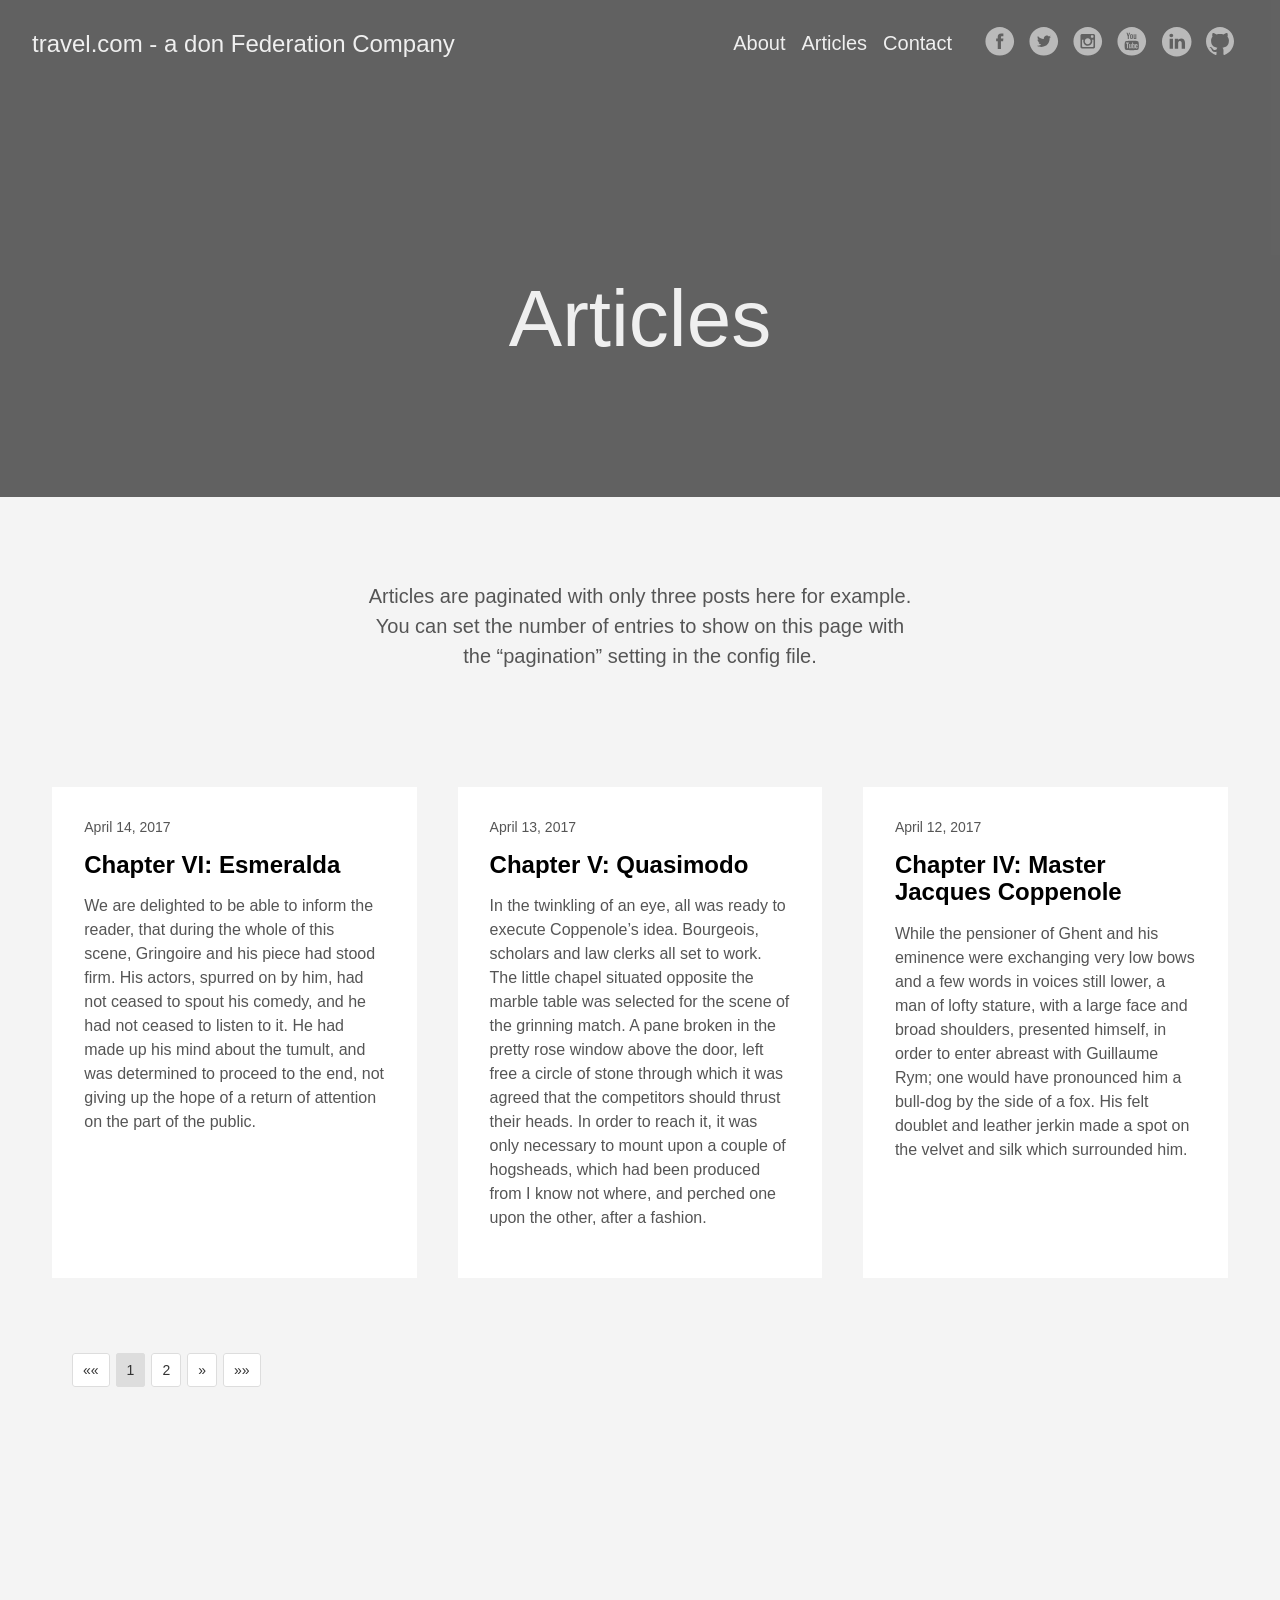
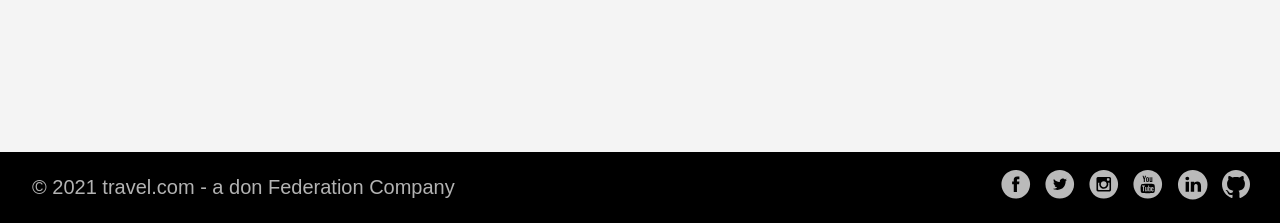
<file: post/index.html>
<!doctype html><html lang=en-us><head><meta charset=utf-8><meta http-equiv=x-ua-compatible content="IE=edge,chrome=1"><title>travel.com - a don Federation Company | Articles</title><meta name=HandheldFriendly content="True"><meta name=MobileOptimized content="320"><meta name=viewport content="width=device-width,minimum-scale=1"><meta name=generator content="Hugo 0.82.0"><meta name=ROBOTS content="NOINDEX, NOFOLLOW"><link href=/dist/css/app.d98f2eb6bcd1eaedb7edf166bd16af26.css rel=stylesheet><link href=https://example.com/post/index.xml rel=alternate type=application/rss+xml title="travel.com - a don Federation Company"><link href=https://example.com/post/index.xml rel=feed type=application/rss+xml title="travel.com - a don Federation Company"><meta property="og:title" content="Articles"><meta property="og:description" content="travel.com is under construction"><meta property="og:type" content="website"><meta property="og:url" content="https://example.com/post/"><meta itemprop=name content="Articles"><meta itemprop=description content="travel.com is under construction"><meta name=twitter:card content="summary"><meta name=twitter:title content="Articles"><meta name=twitter:description content="travel.com is under construction"></head><body class="ma0 avenir bg-near-white"><header class="cover bg-top" style=background-image:url(https://example.com/images/gohugo-default-sample-hero-image.jpg)><div class=bg-black-60><nav class="pv3 ph3 ph4-ns" role=navigation><div class="flex-l justify-between items-center center"><a href=https://example.com class="f3 fw2 hover-white no-underline white-90 dib">travel.com - a don Federation Company</a><div class="flex-l items-center"><ul class="pl0 mr3"><li class="list f5 f4-ns fw4 dib pr3"><a class="hover-white no-underline white-90" href=/about/ title="About page">About</a></li><li class="list f5 f4-ns fw4 dib pr3"><a class="hover-white no-underline white-90" href=/post/ title="Articles page">Articles</a></li><li class="list f5 f4-ns fw4 dib pr3"><a class="hover-white no-underline white-90" href=/contact/ title="Contact page">Contact</a></li></ul><a href=https://facebook.com/donPabloNow target=_blank class="link-transition facebook link dib z-999 pt3 pt0-l mr1" title="Facebook link" rel=noopener aria-label="follow on Facebook——Opens in a new window"><svg height="32" style="enable-background:new 0 0 67 67" viewBox="0 0 67 67" width="32" xmlns="http://www.w3.org/2000/svg" xmlns:xlink="http://www.w3.org/1999/xlink"><path d="M28.765 50.32h6.744V33.998h4.499l.596-5.624h-5.095l.007-2.816c0-1.466.14-2.253 2.244-2.253h2.812V17.68h-4.5c-5.405.0-7.307 2.729-7.307 7.317v3.377h-3.369v5.625h3.369V50.32zM33 64C16.432 64 3 50.569 3 34S16.432 4 33 4s30 13.431 30 30S49.568 64 33 64z" style="fill-rule:evenodd;clip-rule:evenodd"/></svg><span class=new-window><svg height="8" style="enable-background:new 0 0 1000 1000" viewBox="0 0 1e3 1e3" width="8" xmlns="http://www.w3.org/2000/svg" xmlns:xlink="http://www.w3.org/1999/xlink"><path d="M598 128h298v298h-86V274L392 692l-60-60 418-418H598v-86zM810 810V512h86v298c0 46-40 86-86 86H214c-48 0-86-40-86-86V214c0-46 38-86 86-86h298v86H214v596h596z" style="fill-rule:evenodd;clip-rule:evenodd;fill:"/></svg></span></a><a href=https://twitter.com/donPabloNow target=_blank class="link-transition twitter link dib z-999 pt3 pt0-l mr1" title="Twitter link" rel=noopener aria-label="follow on Twitter——Opens in a new window"><svg height="32" style="enable-background:new 0 0 67 67" viewBox="0 0 67 67" width="32" xmlns="http://www.w3.org/2000/svg" xmlns:xlink="http://www.w3.org/1999/xlink"><path d="M37.167 22.283c-2.619.953-4.274 3.411-4.086 6.101l.063 1.038-1.048-.127c-3.813-.487-7.145-2.139-9.974-4.915l-1.383-1.377-.356 1.017c-.754 2.267-.272 4.661 1.299 6.271.838.89.649 1.017-.796.487-.503-.169-.943-.296-.985-.233-.146.149.356 2.076.754 2.839.545 1.06 1.655 2.097 2.871 2.712l1.027.487-1.215.021c-1.173.0-1.215.021-1.089.467.419 1.377 2.074 2.839 3.918 3.475l1.299.444-1.131.678c-1.676.976-3.646 1.526-5.616 1.568C19.775 43.256 19 43.341 19 43.405c0 .211 2.557 1.397 4.044 1.864 4.463 1.377 9.765.783 13.746-1.568 2.829-1.673 5.657-5 6.978-8.221.713-1.716 1.425-4.851 1.425-6.354.0-.975.063-1.102 1.236-2.267.692-.678 1.341-1.419 1.467-1.631.21-.403.188-.403-.88-.043-1.781.636-2.033.551-1.152-.402.649-.678 1.425-1.907 1.425-2.267.0-.063-.314.042-.671.233-.377.212-1.215.53-1.844.72l-1.131.361-1.027-.7c-.566-.381-1.361-.805-1.781-.932C39.766 21.902 38.131 21.944 37.167 22.283zM33 64C16.432 64 3 50.569 3 34S16.432 4 33 4s30 13.431 30 30S49.568 64 33 64z" style="fill-rule:evenodd;clip-rule:evenodd;fill:"/></svg><span class=new-window><svg height="8" style="enable-background:new 0 0 1000 1000" viewBox="0 0 1e3 1e3" width="8" xmlns="http://www.w3.org/2000/svg" xmlns:xlink="http://www.w3.org/1999/xlink"><path d="M598 128h298v298h-86V274L392 692l-60-60 418-418H598v-86zM810 810V512h86v298c0 46-40 86-86 86H214c-48 0-86-40-86-86V214c0-46 38-86 86-86h298v86H214v596h596z" style="fill-rule:evenodd;clip-rule:evenodd;fill:"/></svg></span></a><a href=https://instagram.com/donPabloNow target=_blank class="link-transition instagram link dib z-999 pt3 pt0-l mr1" title="Instagram link" rel=noopener aria-label="follow on Instagram——Opens in a new window"><svg height="32" style="enable-background:new 0 0 67 67" viewBox="0 0 67 67" width="32" xmlns="http://www.w3.org/2000/svg" xmlns:xlink="http://www.w3.org/1999/xlink"><path d="M42.271 26.578v-.006c.502.0 1.005.01 1.508-.002.646-.017 1.172-.57 1.172-1.217.0-.963.0-1.927.0-2.89.0-.691-.547-1.24-1.236-1.241-.961.0-1.922-.001-2.883.0-.688.001-1.236.552-1.236 1.243-.001.955-.004 1.91.003 2.865.001.143.028.291.073.426.173.508.639.82 1.209.823C41.344 26.579 41.808 26.578 42.271 26.578zM33 27.817c-3.384-.002-6.135 2.721-6.182 6.089-.049 3.46 2.72 6.201 6.04 6.272 3.454.074 6.248-2.686 6.321-6.043C39.254 30.675 36.462 27.815 33 27.817zM21.046 31.116v.082c0 4.515-.001 9.03.0 13.545.0.649.562 1.208 1.212 1.208 7.16.001 14.319.001 21.479.0.656.0 1.215-.557 1.215-1.212.001-4.509.0-9.02.0-13.528v-.094H42.04c.411 1.313.537 2.651.376 4.014s-.601 2.631-1.316 3.803-1.644 2.145-2.779 2.918c-2.944 2.006-6.821 2.182-9.946.428-1.579-.885-2.819-2.12-3.685-3.713-1.289-2.373-1.495-4.865-.739-7.451C22.983 31.116 22.021 31.116 21.046 31.116zM45.205 49.255c.159-.026.318-.049.475-.083 1.246-.265 2.264-1.304 2.508-2.557.025-.137.045-.273.067-.409V21.794c-.021-.133-.04-.268-.065-.401-.268-1.367-1.396-2.428-2.78-2.618-.058-.007-.113-.02-.17-.03H20.761c-.147.027-.296.047-.441.08-1.352.308-2.352 1.396-2.545 2.766-.008.057-.02.114-.029.171V46.24c.028.154.05.311.085.465.299 1.322 1.427 2.347 2.77 2.52.064.008.13.021.195.03H45.205zM33 64C16.432 64 3 50.569 3 34S16.432 4 33 4s30 13.431 30 30S49.568 64 33 64z" style="fill-rule:evenodd;clip-rule:evenodd;fill:"/></svg><span class=new-window><svg height="8" style="enable-background:new 0 0 1000 1000" viewBox="0 0 1e3 1e3" width="8" xmlns="http://www.w3.org/2000/svg" xmlns:xlink="http://www.w3.org/1999/xlink"><path d="M598 128h298v298h-86V274L392 692l-60-60 418-418H598v-86zM810 810V512h86v298c0 46-40 86-86 86H214c-48 0-86-40-86-86V214c0-46 38-86 86-86h298v86H214v596h596z" style="fill-rule:evenodd;clip-rule:evenodd;fill:"/></svg></span></a><a href=https://youtube.com/c/donPabloNow target=_blank class="link-transition youtube link dib z-999 pt3 pt0-l mr1" title="Youtube link" rel=noopener aria-label="follow on Youtube——Opens in a new window"><svg height="32" style="enable-background:new 0 0 67 67" viewBox="0 0 67 67" width="32" xmlns="http://www.w3.org/2000/svg" xmlns:xlink="http://www.w3.org/1999/xlink"><path d="M42.527 41.34c-.278.0-.478.078-.6.244-.121.156-.18.424-.18.796v.896h1.543V42.38c0-.372-.062-.64-.185-.796C42.989 41.418 42.792 41.34 42.527 41.34zM36.509 41.309c.234.0.417.076.544.23.123.155.185.383.185.682v4.584c0 .286-.053.487-.153.611-.1.127-.256.189-.47.189-.148.0-.287-.033-.421-.096-.135-.062-.274-.171-.415-.313v-5.531c.119-.122.239-.213.36-.271C36.26 41.335 36.383 41.309 36.509 41.309zm5.239 3.349v1.672c0 .468.057.792.17.974.118.181.313.269.592.269.289.0.491-.076.606-.229.114-.153.175-.489.175-1.013v-.405h1.795v.456c0 .911-.217 1.596-.657 2.059-.435.459-1.089.687-1.958.687-.781.0-1.398-.242-1.847-.731-.448-.486-.676-1.157-.676-2.014v-3.986c0-.768.249-1.398.742-1.882.493-.484 1.128-.727 1.911-.727.799.0 1.413.225 1.843.674.429.448.642 1.093.642 1.935v2.264H41.748zm-3.125 3.837c-.271.336-.669.501-1.187.501-.343.0-.646-.062-.912-.192-.267-.129-.519-.327-.746-.601v.681h-1.764V36.852h1.764v3.875c.237-.27.485-.478.748-.616.267-.143.534-.212.805-.212.554.0.975.189 1.265.565.294.379.438.933.438 1.66v4.926C39.034 47.678 38.897 48.159 38.623 48.495zM30.958 48.884v-.976c-.325.361-.658.636-1.009.822-.349.191-.686.282-1.014.282-.405.0-.705-.129-.913-.396-.201-.266-.305-.658-.305-1.189v-7.422h1.744v6.809c0 .211.037.362.107.457.077.095.196.141.358.141.128.0.292-.062.488-.188.197-.125.375-.283.542-.475v-6.744H32.7v8.878H30.958zM24.916 38.6v10.284h-1.968V38.6h-2.034v-1.748h6.036V38.6H24.916zm8.078-5.622c0-.001 12.08.018 13.514 1.45 1.439 1.435 1.455 8.514 1.455 8.555.0.0-.012 7.117-1.455 8.556C45.074 52.969 32.994 53 32.994 53s-12.079-.031-13.516-1.462c-1.438-1.435-1.441-8.502-1.441-8.556.0-.041.004-7.12 1.441-8.555 1.438-1.431 13.516-1.45 13.516-1.449zm9.526-3.723h-1.966v-1.08c-.358.397-.736.703-1.13.909-.392.208-.771.312-1.14.312-.458.0-.797-.146-1.027-.437-.229-.291-.345-.727-.345-1.311v-8.172h1.962v7.497c0 .231.045.399.127.502.08.104.216.156.399.156.143.0.327-.069.548-.206.22-.137.423-.312.605-.527v-7.422h1.966V29.255zM31.847 27.588c.139.147.339.219.6.219.266.0.476-.075.634-.223.157-.152.235-.358.235-.618v-5.327c0-.214-.08-.387-.241-.519-.16-.131-.37-.196-.628-.196-.241.0-.435.065-.586.196-.148.132-.225.305-.225.519v5.327C31.636 27.233 31.708 27.439 31.847 27.588zm-1.439-7.685c.528-.449 1.241-.674 2.132-.674.812.0 1.48.237 2.001.711.517.473.777 1.083.777 1.828v5.051c0 .836-.255 1.491-.762 1.968-.513.476-1.212.714-2.106.714-.858.0-1.547-.246-2.064-.736-.513-.492-.772-1.152-.772-1.983v-5.068C29.613 20.954 29.877 20.351 30.408 19.903zM24.262 16h-2.229l2.634 8.003v5.252h2.213v-5.5L29.454 16h-2.25l-1.366 5.298h-.139L24.262 16zM33 64C16.432 64 3 50.569 3 34S16.432 4 33 4s30 13.431 30 30S49.568 64 33 64z" style="fill-rule:evenodd;clip-rule:evenodd;fill:"/></svg><span class=new-window><svg height="8" style="enable-background:new 0 0 1000 1000" viewBox="0 0 1e3 1e3" width="8" xmlns="http://www.w3.org/2000/svg" xmlns:xlink="http://www.w3.org/1999/xlink"><path d="M598 128h298v298h-86V274L392 692l-60-60 418-418H598v-86zM810 810V512h86v298c0 46-40 86-86 86H214c-48 0-86-40-86-86V214c0-46 38-86 86-86h298v86H214v596h596z" style="fill-rule:evenodd;clip-rule:evenodd;fill:"/></svg></span></a><a href=https://linkedin.com/in/donPabloNow target=_blank class="link-transition linkedin link dib z-999 pt3 pt0-l mr1" title="LinkedIn link" rel=noopener aria-label="follow on LinkedIn——Opens in a new window"><svg height="32" style="enable-background:new 0 0 65 65" viewBox="0 0 65 65" width="32" xmlns="http://www.w3.org/2000/svg" xmlns:xlink="http://www.w3.org/1999/xlink"><path d="M50.837 48.137V36.425c0-6.275-3.35-9.195-7.816-9.195-3.604.0-5.219 1.983-6.119 3.374V27.71h-6.79c.09 1.917.0 20.427.0 20.427h6.79V36.729c0-.609.044-1.219.224-1.655.49-1.22 1.607-2.483 3.482-2.483 2.458.0 3.44 1.873 3.44 4.618v10.929H50.837zM22.959 24.922c2.367.0 3.842-1.57 3.842-3.531-.044-2.003-1.475-3.528-3.797-3.528s-3.841 1.524-3.841 3.528c0 1.961 1.474 3.531 3.753 3.531H22.959zM34 64C17.432 64 4 50.568 4 34 4 17.431 17.432 4 34 4s30 13.431 30 30c0 16.568-13.432 30-30 30zM26.354 48.137V27.71h-6.789v20.427h6.789z" style="fill-rule:evenodd;clip-rule:evenodd;fill:"/></svg><span class=new-window><svg height="8" style="enable-background:new 0 0 1000 1000" viewBox="0 0 1e3 1e3" width="8" xmlns="http://www.w3.org/2000/svg" xmlns:xlink="http://www.w3.org/1999/xlink"><path d="M598 128h298v298h-86V274L392 692l-60-60 418-418H598v-86zM810 810V512h86v298c0 46-40 86-86 86H214c-48 0-86-40-86-86V214c0-46 38-86 86-86h298v86H214v596h596z" style="fill-rule:evenodd;clip-rule:evenodd;fill:"/></svg></span></a><a href=https://github.com/donPabloNow target=_blank class="link-transition github link dib z-999 pt3 pt0-l mr1" title="Github link" rel=noopener aria-label="follow on Github——Opens in a new window"><svg height="32" style="enable-background:new 0 0 512 512" viewBox="0 0 512 512" width="32" xmlns="http://www.w3.org/2000/svg" xmlns:xlink="http://www.w3.org/1999/xlink"><path d="M256 32C132.3 32 32 134.8 32 261.7c0 101.5 64.2 187.5 153.2 217.9 11.2 2.1 15.3-5 15.3-11.1.0-5.5-.2-19.9-.3-39.1-62.3 13.9-75.5-30.8-75.5-30.8-10.2-26.5-24.9-33.6-24.9-33.6-20.3-14.3 1.5-14 1.5-14 22.5 1.6 34.3 23.7 34.3 23.7 20 35.1 52.4 25 65.2 19.1 2-14.8 7.8-25 14.2-30.7-49.7-5.8-102-25.5-102-113.5.0-25.1 8.7-45.6 23-61.6-2.3-5.8-10-29.2 2.2-60.8.0.0 18.8-6.2 61.6 23.5 17.9-5.1 37-7.6 56.1-7.7 19 .1 38.2 2.6 56.1 7.7 42.8-29.7 61.5-23.5 61.5-23.5 12.2 31.6 4.5 55 2.2 60.8 14.3 16.1 23 36.6 23 61.6.0 88.2-52.4 107.6-102.3 113.3 8 7.1 15.2 21.1 15.2 42.5.0 30.7-.3 55.5-.3 63 0 6.1 4 13.3 15.4 11C415.9 449.1 480 363.1 480 261.7 480 134.8 379.7 32 256 32z"/></svg><span class=new-window><svg height="8" style="enable-background:new 0 0 1000 1000" viewBox="0 0 1e3 1e3" width="8" xmlns="http://www.w3.org/2000/svg" xmlns:xlink="http://www.w3.org/1999/xlink"><path d="M598 128h298v298h-86V274L392 692l-60-60 418-418H598v-86zM810 810V512h86v298c0 46-40 86-86 86H214c-48 0-86-40-86-86V214c0-46 38-86 86-86h298v86H214v596h596z" style="fill-rule:evenodd;clip-rule:evenodd;fill:"/></svg></span></a></div></div></nav><div class="tc-l pv4 pv6-l ph3 ph4-ns"><h1 class="f2 f-subheadline-l fw2 white-90 mb0 lh-title">Articles</h1></div></div></header><main class=pb7 role=main><article class="pa3 pa4-ns nested-copy-line-height nested-img"><section class="cf ph3 ph5-l pv3 pv4-l f4 tc-l center measure-wide lh-copy mid-gray"><p>Articles are paginated with only three posts here for example. You can set the number of entries to show on this page with the &ldquo;pagination&rdquo; setting in the config file.</p></section><aside class="flex-ns flex-wrap justify-around mt5"><div class="relative w-100 w-30-l mb4 bg-white"><div class="mb3 pa4 mid-gray overflow-hidden"><div class=f6>April 14, 2017</div><h1 class="f3 near-black"><a href=/post/chapter-6/ class="link black dim">Chapter VI: Esmeralda</a></h1><div class="nested-links f5 lh-copy nested-copy-line-height">We are delighted to be able to inform the reader, that during the whole of this scene, Gringoire and his piece had stood firm. His actors, spurred on by him, had not ceased to spout his comedy, and he had not ceased to listen to it. He had made up his mind about the tumult, and was determined to proceed to the end, not giving up the hope of a return of attention on the part of the public.</div></div></div><div class="relative w-100 w-30-l mb4 bg-white"><div class="mb3 pa4 mid-gray overflow-hidden"><div class=f6>April 13, 2017</div><h1 class="f3 near-black"><a href=/post/chapter-5/ class="link black dim">Chapter V: Quasimodo</a></h1><div class="nested-links f5 lh-copy nested-copy-line-height">In the twinkling of an eye, all was ready to execute Coppenole’s idea. Bourgeois, scholars and law clerks all set to work. The little chapel situated opposite the marble table was selected for the scene of the grinning match. A pane broken in the pretty rose window above the door, left free a circle of stone through which it was agreed that the competitors should thrust their heads. In order to reach it, it was only necessary to mount upon a couple of hogsheads, which had been produced from I know not where, and perched one upon the other, after a fashion.</div></div></div><div class="relative w-100 w-30-l mb4 bg-white"><div class="mb3 pa4 mid-gray overflow-hidden"><div class=f6>April 12, 2017</div><h1 class="f3 near-black"><a href=/post/chapter-4/ class="link black dim">Chapter IV: Master Jacques Coppenole</a></h1><div class="nested-links f5 lh-copy nested-copy-line-height">While the pensioner of Ghent and his eminence were exchanging very low bows and a few words in voices still lower, a man of lofty stature, with a large face and broad shoulders, presented himself, in order to enter abreast with Guillaume Rym; one would have pronounced him a bull-dog by the side of a fox. His felt doublet and leather jerkin made a spot on the velvet and silk which surrounded him.</div></div></div></aside><ul class=pagination><li class=page-item><a href=/post/ class=page-link aria-label=First><span aria-hidden=true>&#171;&#171;</span></a></li><li class="page-item disabled"><a class=page-link aria-label=Previous><span aria-hidden=true>&#171;</span></a></li><li class="page-item active"><a class=page-link href=/post/>1</a></li><li class=page-item><a class=page-link href=/post/page/2/>2</a></li><li class=page-item><a href=/post/page/2/ class=page-link aria-label=Next><span aria-hidden=true>&#187;</span></a></li><li class=page-item><a href=/post/page/2/ class=page-link aria-label=Last><span aria-hidden=true>&#187;&#187;</span></a></li></ul></article></main><footer class="bg-black bottom-0 w-100 pa3" role=contentinfo><div class="flex justify-between"><a class="f4 fw4 hover-white no-underline white-70 dn dib-ns pv2 ph3" href=https://example.com>&copy; 2021 travel.com - a don Federation Company</a><div><a href=https://facebook.com/donPabloNow target=_blank class="link-transition facebook link dib z-999 pt3 pt0-l mr1" title="Facebook link" rel=noopener aria-label="follow on Facebook——Opens in a new window"><svg height="32" style="enable-background:new 0 0 67 67" viewBox="0 0 67 67" width="32" xmlns="http://www.w3.org/2000/svg" xmlns:xlink="http://www.w3.org/1999/xlink"><path d="M28.765 50.32h6.744V33.998h4.499l.596-5.624h-5.095l.007-2.816c0-1.466.14-2.253 2.244-2.253h2.812V17.68h-4.5c-5.405.0-7.307 2.729-7.307 7.317v3.377h-3.369v5.625h3.369V50.32zM33 64C16.432 64 3 50.569 3 34S16.432 4 33 4s30 13.431 30 30S49.568 64 33 64z" style="fill-rule:evenodd;clip-rule:evenodd"/></svg><span class=new-window><svg height="8" style="enable-background:new 0 0 1000 1000" viewBox="0 0 1e3 1e3" width="8" xmlns="http://www.w3.org/2000/svg" xmlns:xlink="http://www.w3.org/1999/xlink"><path d="M598 128h298v298h-86V274L392 692l-60-60 418-418H598v-86zM810 810V512h86v298c0 46-40 86-86 86H214c-48 0-86-40-86-86V214c0-46 38-86 86-86h298v86H214v596h596z" style="fill-rule:evenodd;clip-rule:evenodd;fill:"/></svg></span></a><a href=https://twitter.com/donPabloNow target=_blank class="link-transition twitter link dib z-999 pt3 pt0-l mr1" title="Twitter link" rel=noopener aria-label="follow on Twitter——Opens in a new window"><svg height="32" style="enable-background:new 0 0 67 67" viewBox="0 0 67 67" width="32" xmlns="http://www.w3.org/2000/svg" xmlns:xlink="http://www.w3.org/1999/xlink"><path d="M37.167 22.283c-2.619.953-4.274 3.411-4.086 6.101l.063 1.038-1.048-.127c-3.813-.487-7.145-2.139-9.974-4.915l-1.383-1.377-.356 1.017c-.754 2.267-.272 4.661 1.299 6.271.838.89.649 1.017-.796.487-.503-.169-.943-.296-.985-.233-.146.149.356 2.076.754 2.839.545 1.06 1.655 2.097 2.871 2.712l1.027.487-1.215.021c-1.173.0-1.215.021-1.089.467.419 1.377 2.074 2.839 3.918 3.475l1.299.444-1.131.678c-1.676.976-3.646 1.526-5.616 1.568C19.775 43.256 19 43.341 19 43.405c0 .211 2.557 1.397 4.044 1.864 4.463 1.377 9.765.783 13.746-1.568 2.829-1.673 5.657-5 6.978-8.221.713-1.716 1.425-4.851 1.425-6.354.0-.975.063-1.102 1.236-2.267.692-.678 1.341-1.419 1.467-1.631.21-.403.188-.403-.88-.043-1.781.636-2.033.551-1.152-.402.649-.678 1.425-1.907 1.425-2.267.0-.063-.314.042-.671.233-.377.212-1.215.53-1.844.72l-1.131.361-1.027-.7c-.566-.381-1.361-.805-1.781-.932C39.766 21.902 38.131 21.944 37.167 22.283zM33 64C16.432 64 3 50.569 3 34S16.432 4 33 4s30 13.431 30 30S49.568 64 33 64z" style="fill-rule:evenodd;clip-rule:evenodd;fill:"/></svg><span class=new-window><svg height="8" style="enable-background:new 0 0 1000 1000" viewBox="0 0 1e3 1e3" width="8" xmlns="http://www.w3.org/2000/svg" xmlns:xlink="http://www.w3.org/1999/xlink"><path d="M598 128h298v298h-86V274L392 692l-60-60 418-418H598v-86zM810 810V512h86v298c0 46-40 86-86 86H214c-48 0-86-40-86-86V214c0-46 38-86 86-86h298v86H214v596h596z" style="fill-rule:evenodd;clip-rule:evenodd;fill:"/></svg></span></a><a href=https://instagram.com/donPabloNow target=_blank class="link-transition instagram link dib z-999 pt3 pt0-l mr1" title="Instagram link" rel=noopener aria-label="follow on Instagram——Opens in a new window"><svg height="32" style="enable-background:new 0 0 67 67" viewBox="0 0 67 67" width="32" xmlns="http://www.w3.org/2000/svg" xmlns:xlink="http://www.w3.org/1999/xlink"><path d="M42.271 26.578v-.006c.502.0 1.005.01 1.508-.002.646-.017 1.172-.57 1.172-1.217.0-.963.0-1.927.0-2.89.0-.691-.547-1.24-1.236-1.241-.961.0-1.922-.001-2.883.0-.688.001-1.236.552-1.236 1.243-.001.955-.004 1.91.003 2.865.001.143.028.291.073.426.173.508.639.82 1.209.823C41.344 26.579 41.808 26.578 42.271 26.578zM33 27.817c-3.384-.002-6.135 2.721-6.182 6.089-.049 3.46 2.72 6.201 6.04 6.272 3.454.074 6.248-2.686 6.321-6.043C39.254 30.675 36.462 27.815 33 27.817zM21.046 31.116v.082c0 4.515-.001 9.03.0 13.545.0.649.562 1.208 1.212 1.208 7.16.001 14.319.001 21.479.0.656.0 1.215-.557 1.215-1.212.001-4.509.0-9.02.0-13.528v-.094H42.04c.411 1.313.537 2.651.376 4.014s-.601 2.631-1.316 3.803-1.644 2.145-2.779 2.918c-2.944 2.006-6.821 2.182-9.946.428-1.579-.885-2.819-2.12-3.685-3.713-1.289-2.373-1.495-4.865-.739-7.451C22.983 31.116 22.021 31.116 21.046 31.116zM45.205 49.255c.159-.026.318-.049.475-.083 1.246-.265 2.264-1.304 2.508-2.557.025-.137.045-.273.067-.409V21.794c-.021-.133-.04-.268-.065-.401-.268-1.367-1.396-2.428-2.78-2.618-.058-.007-.113-.02-.17-.03H20.761c-.147.027-.296.047-.441.08-1.352.308-2.352 1.396-2.545 2.766-.008.057-.02.114-.029.171V46.24c.028.154.05.311.085.465.299 1.322 1.427 2.347 2.77 2.52.064.008.13.021.195.03H45.205zM33 64C16.432 64 3 50.569 3 34S16.432 4 33 4s30 13.431 30 30S49.568 64 33 64z" style="fill-rule:evenodd;clip-rule:evenodd;fill:"/></svg><span class=new-window><svg height="8" style="enable-background:new 0 0 1000 1000" viewBox="0 0 1e3 1e3" width="8" xmlns="http://www.w3.org/2000/svg" xmlns:xlink="http://www.w3.org/1999/xlink"><path d="M598 128h298v298h-86V274L392 692l-60-60 418-418H598v-86zM810 810V512h86v298c0 46-40 86-86 86H214c-48 0-86-40-86-86V214c0-46 38-86 86-86h298v86H214v596h596z" style="fill-rule:evenodd;clip-rule:evenodd;fill:"/></svg></span></a><a href=https://youtube.com/c/donPabloNow target=_blank class="link-transition youtube link dib z-999 pt3 pt0-l mr1" title="Youtube link" rel=noopener aria-label="follow on Youtube——Opens in a new window"><svg height="32" style="enable-background:new 0 0 67 67" viewBox="0 0 67 67" width="32" xmlns="http://www.w3.org/2000/svg" xmlns:xlink="http://www.w3.org/1999/xlink"><path d="M42.527 41.34c-.278.0-.478.078-.6.244-.121.156-.18.424-.18.796v.896h1.543V42.38c0-.372-.062-.64-.185-.796C42.989 41.418 42.792 41.34 42.527 41.34zM36.509 41.309c.234.0.417.076.544.23.123.155.185.383.185.682v4.584c0 .286-.053.487-.153.611-.1.127-.256.189-.47.189-.148.0-.287-.033-.421-.096-.135-.062-.274-.171-.415-.313v-5.531c.119-.122.239-.213.36-.271C36.26 41.335 36.383 41.309 36.509 41.309zm5.239 3.349v1.672c0 .468.057.792.17.974.118.181.313.269.592.269.289.0.491-.076.606-.229.114-.153.175-.489.175-1.013v-.405h1.795v.456c0 .911-.217 1.596-.657 2.059-.435.459-1.089.687-1.958.687-.781.0-1.398-.242-1.847-.731-.448-.486-.676-1.157-.676-2.014v-3.986c0-.768.249-1.398.742-1.882.493-.484 1.128-.727 1.911-.727.799.0 1.413.225 1.843.674.429.448.642 1.093.642 1.935v2.264H41.748zm-3.125 3.837c-.271.336-.669.501-1.187.501-.343.0-.646-.062-.912-.192-.267-.129-.519-.327-.746-.601v.681h-1.764V36.852h1.764v3.875c.237-.27.485-.478.748-.616.267-.143.534-.212.805-.212.554.0.975.189 1.265.565.294.379.438.933.438 1.66v4.926C39.034 47.678 38.897 48.159 38.623 48.495zM30.958 48.884v-.976c-.325.361-.658.636-1.009.822-.349.191-.686.282-1.014.282-.405.0-.705-.129-.913-.396-.201-.266-.305-.658-.305-1.189v-7.422h1.744v6.809c0 .211.037.362.107.457.077.095.196.141.358.141.128.0.292-.062.488-.188.197-.125.375-.283.542-.475v-6.744H32.7v8.878H30.958zM24.916 38.6v10.284h-1.968V38.6h-2.034v-1.748h6.036V38.6H24.916zm8.078-5.622c0-.001 12.08.018 13.514 1.45 1.439 1.435 1.455 8.514 1.455 8.555.0.0-.012 7.117-1.455 8.556C45.074 52.969 32.994 53 32.994 53s-12.079-.031-13.516-1.462c-1.438-1.435-1.441-8.502-1.441-8.556.0-.041.004-7.12 1.441-8.555 1.438-1.431 13.516-1.45 13.516-1.449zm9.526-3.723h-1.966v-1.08c-.358.397-.736.703-1.13.909-.392.208-.771.312-1.14.312-.458.0-.797-.146-1.027-.437-.229-.291-.345-.727-.345-1.311v-8.172h1.962v7.497c0 .231.045.399.127.502.08.104.216.156.399.156.143.0.327-.069.548-.206.22-.137.423-.312.605-.527v-7.422h1.966V29.255zM31.847 27.588c.139.147.339.219.6.219.266.0.476-.075.634-.223.157-.152.235-.358.235-.618v-5.327c0-.214-.08-.387-.241-.519-.16-.131-.37-.196-.628-.196-.241.0-.435.065-.586.196-.148.132-.225.305-.225.519v5.327C31.636 27.233 31.708 27.439 31.847 27.588zm-1.439-7.685c.528-.449 1.241-.674 2.132-.674.812.0 1.48.237 2.001.711.517.473.777 1.083.777 1.828v5.051c0 .836-.255 1.491-.762 1.968-.513.476-1.212.714-2.106.714-.858.0-1.547-.246-2.064-.736-.513-.492-.772-1.152-.772-1.983v-5.068C29.613 20.954 29.877 20.351 30.408 19.903zM24.262 16h-2.229l2.634 8.003v5.252h2.213v-5.5L29.454 16h-2.25l-1.366 5.298h-.139L24.262 16zM33 64C16.432 64 3 50.569 3 34S16.432 4 33 4s30 13.431 30 30S49.568 64 33 64z" style="fill-rule:evenodd;clip-rule:evenodd;fill:"/></svg><span class=new-window><svg height="8" style="enable-background:new 0 0 1000 1000" viewBox="0 0 1e3 1e3" width="8" xmlns="http://www.w3.org/2000/svg" xmlns:xlink="http://www.w3.org/1999/xlink"><path d="M598 128h298v298h-86V274L392 692l-60-60 418-418H598v-86zM810 810V512h86v298c0 46-40 86-86 86H214c-48 0-86-40-86-86V214c0-46 38-86 86-86h298v86H214v596h596z" style="fill-rule:evenodd;clip-rule:evenodd;fill:"/></svg></span></a><a href=https://linkedin.com/in/donPabloNow target=_blank class="link-transition linkedin link dib z-999 pt3 pt0-l mr1" title="LinkedIn link" rel=noopener aria-label="follow on LinkedIn——Opens in a new window"><svg height="32" style="enable-background:new 0 0 65 65" viewBox="0 0 65 65" width="32" xmlns="http://www.w3.org/2000/svg" xmlns:xlink="http://www.w3.org/1999/xlink"><path d="M50.837 48.137V36.425c0-6.275-3.35-9.195-7.816-9.195-3.604.0-5.219 1.983-6.119 3.374V27.71h-6.79c.09 1.917.0 20.427.0 20.427h6.79V36.729c0-.609.044-1.219.224-1.655.49-1.22 1.607-2.483 3.482-2.483 2.458.0 3.44 1.873 3.44 4.618v10.929H50.837zM22.959 24.922c2.367.0 3.842-1.57 3.842-3.531-.044-2.003-1.475-3.528-3.797-3.528s-3.841 1.524-3.841 3.528c0 1.961 1.474 3.531 3.753 3.531H22.959zM34 64C17.432 64 4 50.568 4 34 4 17.431 17.432 4 34 4s30 13.431 30 30c0 16.568-13.432 30-30 30zM26.354 48.137V27.71h-6.789v20.427h6.789z" style="fill-rule:evenodd;clip-rule:evenodd;fill:"/></svg><span class=new-window><svg height="8" style="enable-background:new 0 0 1000 1000" viewBox="0 0 1e3 1e3" width="8" xmlns="http://www.w3.org/2000/svg" xmlns:xlink="http://www.w3.org/1999/xlink"><path d="M598 128h298v298h-86V274L392 692l-60-60 418-418H598v-86zM810 810V512h86v298c0 46-40 86-86 86H214c-48 0-86-40-86-86V214c0-46 38-86 86-86h298v86H214v596h596z" style="fill-rule:evenodd;clip-rule:evenodd;fill:"/></svg></span></a><a href=https://github.com/donPabloNow target=_blank class="link-transition github link dib z-999 pt3 pt0-l mr1" title="Github link" rel=noopener aria-label="follow on Github——Opens in a new window"><svg height="32" style="enable-background:new 0 0 512 512" viewBox="0 0 512 512" width="32" xmlns="http://www.w3.org/2000/svg" xmlns:xlink="http://www.w3.org/1999/xlink"><path d="M256 32C132.3 32 32 134.8 32 261.7c0 101.5 64.2 187.5 153.2 217.9 11.2 2.1 15.3-5 15.3-11.1.0-5.5-.2-19.9-.3-39.1-62.3 13.9-75.5-30.8-75.5-30.8-10.2-26.5-24.9-33.6-24.9-33.6-20.3-14.3 1.5-14 1.5-14 22.5 1.6 34.3 23.7 34.3 23.7 20 35.1 52.4 25 65.2 19.1 2-14.8 7.8-25 14.2-30.7-49.7-5.8-102-25.5-102-113.5.0-25.1 8.7-45.6 23-61.6-2.3-5.8-10-29.2 2.2-60.8.0.0 18.8-6.2 61.6 23.5 17.9-5.1 37-7.6 56.1-7.7 19 .1 38.2 2.6 56.1 7.7 42.8-29.7 61.5-23.5 61.5-23.5 12.2 31.6 4.5 55 2.2 60.8 14.3 16.1 23 36.6 23 61.6.0 88.2-52.4 107.6-102.3 113.3 8 7.1 15.2 21.1 15.2 42.5.0 30.7-.3 55.5-.3 63 0 6.1 4 13.3 15.4 11C415.9 449.1 480 363.1 480 261.7 480 134.8 379.7 32 256 32z"/></svg><span class=new-window><svg height="8" style="enable-background:new 0 0 1000 1000" viewBox="0 0 1e3 1e3" width="8" xmlns="http://www.w3.org/2000/svg" xmlns:xlink="http://www.w3.org/1999/xlink"><path d="M598 128h298v298h-86V274L392 692l-60-60 418-418H598v-86zM810 810V512h86v298c0 46-40 86-86 86H214c-48 0-86-40-86-86V214c0-46 38-86 86-86h298v86H214v596h596z" style="fill-rule:evenodd;clip-rule:evenodd;fill:"/></svg></span></a></div></div></footer><script src=/dist/js/app.3fc0f988d21662902933.js></script></body></html>
</file>
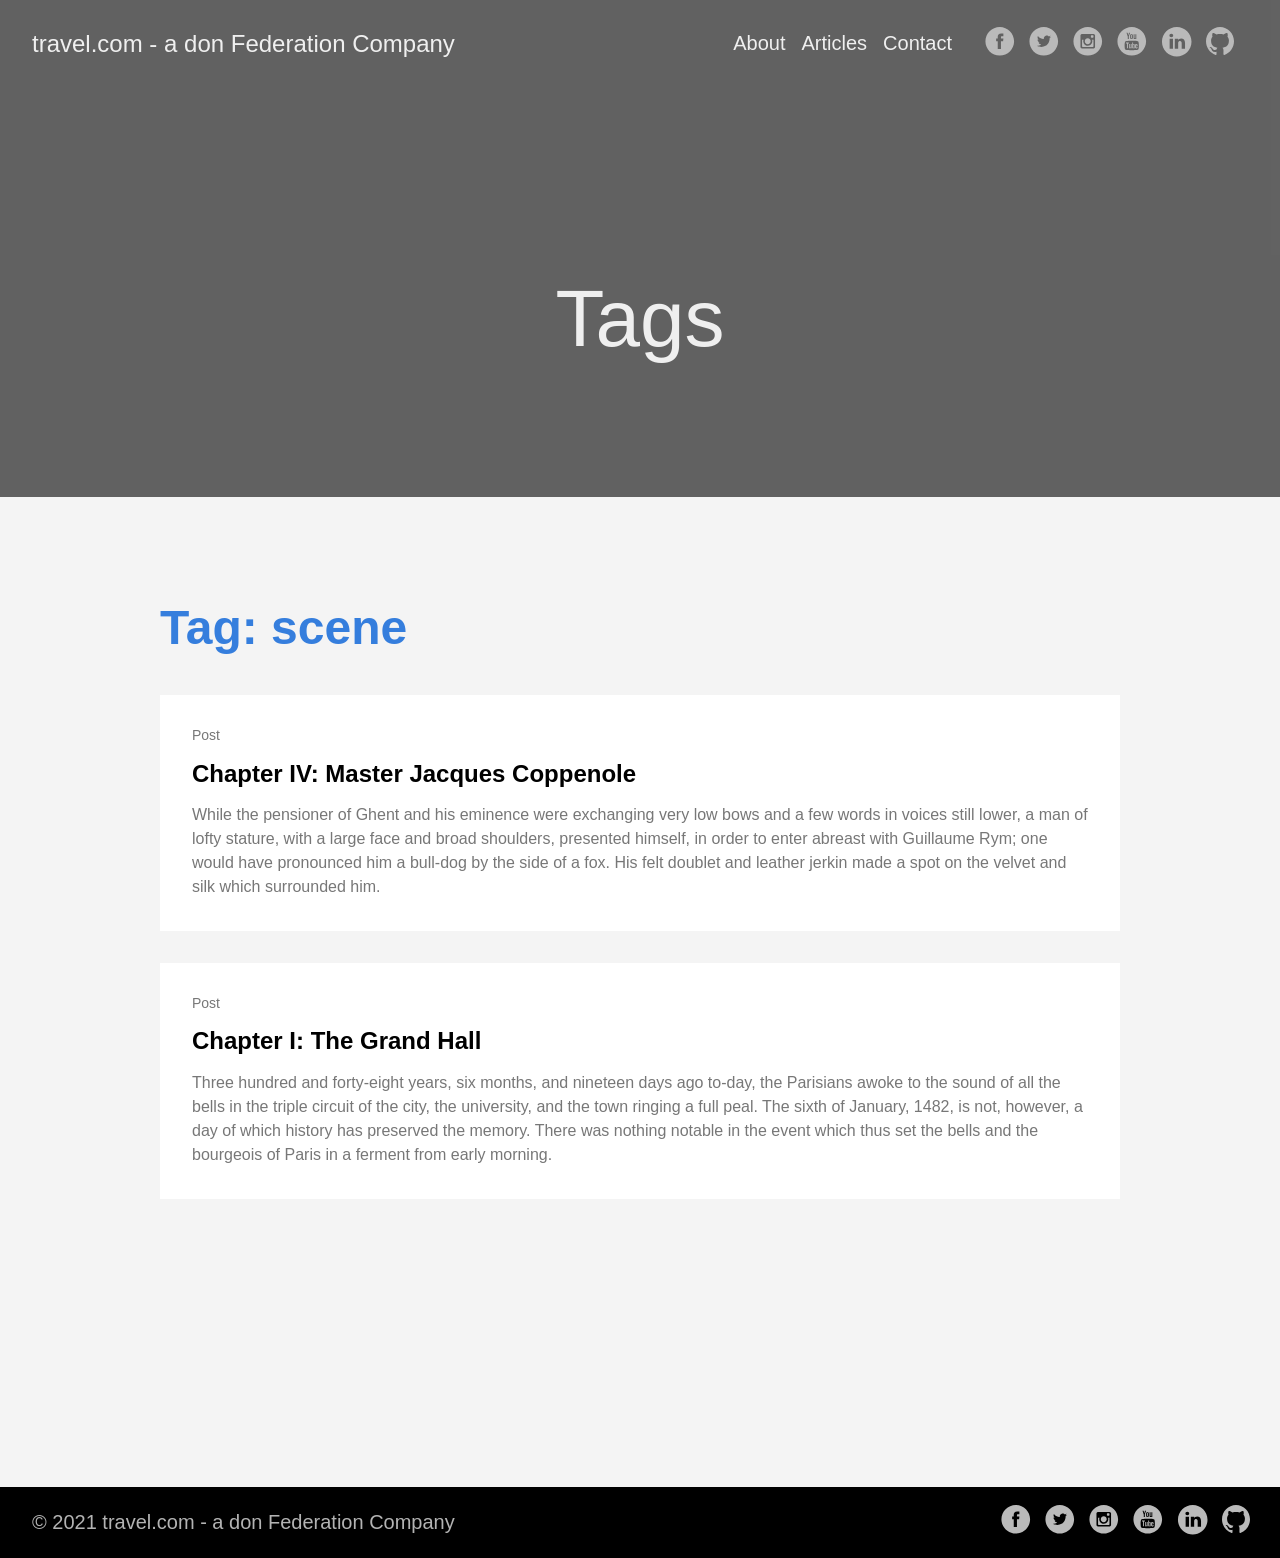
<file: tags/index.html>
<!doctype html><html lang=en-us><head><meta charset=utf-8><meta http-equiv=x-ua-compatible content="IE=edge,chrome=1"><title>travel.com - a don Federation Company</title><meta name=HandheldFriendly content="True"><meta name=MobileOptimized content="320"><meta name=viewport content="width=device-width,minimum-scale=1"><meta name=generator content="Hugo 0.82.0"><meta name=ROBOTS content="NOINDEX, NOFOLLOW"><link href=/dist/css/app.d98f2eb6bcd1eaedb7edf166bd16af26.css rel=stylesheet><link href=https://example.com/tags/index.xml rel=alternate type=application/rss+xml title="travel.com - a don Federation Company"><link href=https://example.com/tags/index.xml rel=feed type=application/rss+xml title="travel.com - a don Federation Company"><meta property="og:title" content="Tags"><meta property="og:description" content="travel.com is under construction"><meta property="og:type" content="website"><meta property="og:url" content="https://example.com/tags/"><meta itemprop=name content="Tags"><meta itemprop=description content="travel.com is under construction"><meta name=twitter:card content="summary"><meta name=twitter:title content="Tags"><meta name=twitter:description content="travel.com is under construction"></head><body class="ma0 avenir bg-near-white"><header class="cover bg-top" style=background-image:url(https://example.com/images/gohugo-default-sample-hero-image.jpg)><div class=bg-black-60><nav class="pv3 ph3 ph4-ns" role=navigation><div class="flex-l justify-between items-center center"><a href=https://example.com class="f3 fw2 hover-white no-underline white-90 dib">travel.com - a don Federation Company</a><div class="flex-l items-center"><ul class="pl0 mr3"><li class="list f5 f4-ns fw4 dib pr3"><a class="hover-white no-underline white-90" href=/about/ title="About page">About</a></li><li class="list f5 f4-ns fw4 dib pr3"><a class="hover-white no-underline white-90" href=/post/ title="Articles page">Articles</a></li><li class="list f5 f4-ns fw4 dib pr3"><a class="hover-white no-underline white-90" href=/contact/ title="Contact page">Contact</a></li></ul><a href=https://facebook.com/donPabloNow target=_blank class="link-transition facebook link dib z-999 pt3 pt0-l mr1" title="Facebook link" rel=noopener aria-label="follow on Facebook——Opens in a new window"><svg height="32" style="enable-background:new 0 0 67 67" viewBox="0 0 67 67" width="32" xmlns="http://www.w3.org/2000/svg" xmlns:xlink="http://www.w3.org/1999/xlink"><path d="M28.765 50.32h6.744V33.998h4.499l.596-5.624h-5.095l.007-2.816c0-1.466.14-2.253 2.244-2.253h2.812V17.68h-4.5c-5.405.0-7.307 2.729-7.307 7.317v3.377h-3.369v5.625h3.369V50.32zM33 64C16.432 64 3 50.569 3 34S16.432 4 33 4s30 13.431 30 30S49.568 64 33 64z" style="fill-rule:evenodd;clip-rule:evenodd"/></svg><span class=new-window><svg height="8" style="enable-background:new 0 0 1000 1000" viewBox="0 0 1e3 1e3" width="8" xmlns="http://www.w3.org/2000/svg" xmlns:xlink="http://www.w3.org/1999/xlink"><path d="M598 128h298v298h-86V274L392 692l-60-60 418-418H598v-86zM810 810V512h86v298c0 46-40 86-86 86H214c-48 0-86-40-86-86V214c0-46 38-86 86-86h298v86H214v596h596z" style="fill-rule:evenodd;clip-rule:evenodd;fill:"/></svg></span></a><a href=https://twitter.com/donPabloNow target=_blank class="link-transition twitter link dib z-999 pt3 pt0-l mr1" title="Twitter link" rel=noopener aria-label="follow on Twitter——Opens in a new window"><svg height="32" style="enable-background:new 0 0 67 67" viewBox="0 0 67 67" width="32" xmlns="http://www.w3.org/2000/svg" xmlns:xlink="http://www.w3.org/1999/xlink"><path d="M37.167 22.283c-2.619.953-4.274 3.411-4.086 6.101l.063 1.038-1.048-.127c-3.813-.487-7.145-2.139-9.974-4.915l-1.383-1.377-.356 1.017c-.754 2.267-.272 4.661 1.299 6.271.838.89.649 1.017-.796.487-.503-.169-.943-.296-.985-.233-.146.149.356 2.076.754 2.839.545 1.06 1.655 2.097 2.871 2.712l1.027.487-1.215.021c-1.173.0-1.215.021-1.089.467.419 1.377 2.074 2.839 3.918 3.475l1.299.444-1.131.678c-1.676.976-3.646 1.526-5.616 1.568C19.775 43.256 19 43.341 19 43.405c0 .211 2.557 1.397 4.044 1.864 4.463 1.377 9.765.783 13.746-1.568 2.829-1.673 5.657-5 6.978-8.221.713-1.716 1.425-4.851 1.425-6.354.0-.975.063-1.102 1.236-2.267.692-.678 1.341-1.419 1.467-1.631.21-.403.188-.403-.88-.043-1.781.636-2.033.551-1.152-.402.649-.678 1.425-1.907 1.425-2.267.0-.063-.314.042-.671.233-.377.212-1.215.53-1.844.72l-1.131.361-1.027-.7c-.566-.381-1.361-.805-1.781-.932C39.766 21.902 38.131 21.944 37.167 22.283zM33 64C16.432 64 3 50.569 3 34S16.432 4 33 4s30 13.431 30 30S49.568 64 33 64z" style="fill-rule:evenodd;clip-rule:evenodd;fill:"/></svg><span class=new-window><svg height="8" style="enable-background:new 0 0 1000 1000" viewBox="0 0 1e3 1e3" width="8" xmlns="http://www.w3.org/2000/svg" xmlns:xlink="http://www.w3.org/1999/xlink"><path d="M598 128h298v298h-86V274L392 692l-60-60 418-418H598v-86zM810 810V512h86v298c0 46-40 86-86 86H214c-48 0-86-40-86-86V214c0-46 38-86 86-86h298v86H214v596h596z" style="fill-rule:evenodd;clip-rule:evenodd;fill:"/></svg></span></a><a href=https://instagram.com/donPabloNow target=_blank class="link-transition instagram link dib z-999 pt3 pt0-l mr1" title="Instagram link" rel=noopener aria-label="follow on Instagram——Opens in a new window"><svg height="32" style="enable-background:new 0 0 67 67" viewBox="0 0 67 67" width="32" xmlns="http://www.w3.org/2000/svg" xmlns:xlink="http://www.w3.org/1999/xlink"><path d="M42.271 26.578v-.006c.502.0 1.005.01 1.508-.002.646-.017 1.172-.57 1.172-1.217.0-.963.0-1.927.0-2.89.0-.691-.547-1.24-1.236-1.241-.961.0-1.922-.001-2.883.0-.688.001-1.236.552-1.236 1.243-.001.955-.004 1.91.003 2.865.001.143.028.291.073.426.173.508.639.82 1.209.823C41.344 26.579 41.808 26.578 42.271 26.578zM33 27.817c-3.384-.002-6.135 2.721-6.182 6.089-.049 3.46 2.72 6.201 6.04 6.272 3.454.074 6.248-2.686 6.321-6.043C39.254 30.675 36.462 27.815 33 27.817zM21.046 31.116v.082c0 4.515-.001 9.03.0 13.545.0.649.562 1.208 1.212 1.208 7.16.001 14.319.001 21.479.0.656.0 1.215-.557 1.215-1.212.001-4.509.0-9.02.0-13.528v-.094H42.04c.411 1.313.537 2.651.376 4.014s-.601 2.631-1.316 3.803-1.644 2.145-2.779 2.918c-2.944 2.006-6.821 2.182-9.946.428-1.579-.885-2.819-2.12-3.685-3.713-1.289-2.373-1.495-4.865-.739-7.451C22.983 31.116 22.021 31.116 21.046 31.116zM45.205 49.255c.159-.026.318-.049.475-.083 1.246-.265 2.264-1.304 2.508-2.557.025-.137.045-.273.067-.409V21.794c-.021-.133-.04-.268-.065-.401-.268-1.367-1.396-2.428-2.78-2.618-.058-.007-.113-.02-.17-.03H20.761c-.147.027-.296.047-.441.08-1.352.308-2.352 1.396-2.545 2.766-.008.057-.02.114-.029.171V46.24c.028.154.05.311.085.465.299 1.322 1.427 2.347 2.77 2.52.064.008.13.021.195.03H45.205zM33 64C16.432 64 3 50.569 3 34S16.432 4 33 4s30 13.431 30 30S49.568 64 33 64z" style="fill-rule:evenodd;clip-rule:evenodd;fill:"/></svg><span class=new-window><svg height="8" style="enable-background:new 0 0 1000 1000" viewBox="0 0 1e3 1e3" width="8" xmlns="http://www.w3.org/2000/svg" xmlns:xlink="http://www.w3.org/1999/xlink"><path d="M598 128h298v298h-86V274L392 692l-60-60 418-418H598v-86zM810 810V512h86v298c0 46-40 86-86 86H214c-48 0-86-40-86-86V214c0-46 38-86 86-86h298v86H214v596h596z" style="fill-rule:evenodd;clip-rule:evenodd;fill:"/></svg></span></a><a href=https://youtube.com/c/donPabloNow target=_blank class="link-transition youtube link dib z-999 pt3 pt0-l mr1" title="Youtube link" rel=noopener aria-label="follow on Youtube——Opens in a new window"><svg height="32" style="enable-background:new 0 0 67 67" viewBox="0 0 67 67" width="32" xmlns="http://www.w3.org/2000/svg" xmlns:xlink="http://www.w3.org/1999/xlink"><path d="M42.527 41.34c-.278.0-.478.078-.6.244-.121.156-.18.424-.18.796v.896h1.543V42.38c0-.372-.062-.64-.185-.796C42.989 41.418 42.792 41.34 42.527 41.34zM36.509 41.309c.234.0.417.076.544.23.123.155.185.383.185.682v4.584c0 .286-.053.487-.153.611-.1.127-.256.189-.47.189-.148.0-.287-.033-.421-.096-.135-.062-.274-.171-.415-.313v-5.531c.119-.122.239-.213.36-.271C36.26 41.335 36.383 41.309 36.509 41.309zm5.239 3.349v1.672c0 .468.057.792.17.974.118.181.313.269.592.269.289.0.491-.076.606-.229.114-.153.175-.489.175-1.013v-.405h1.795v.456c0 .911-.217 1.596-.657 2.059-.435.459-1.089.687-1.958.687-.781.0-1.398-.242-1.847-.731-.448-.486-.676-1.157-.676-2.014v-3.986c0-.768.249-1.398.742-1.882.493-.484 1.128-.727 1.911-.727.799.0 1.413.225 1.843.674.429.448.642 1.093.642 1.935v2.264H41.748zm-3.125 3.837c-.271.336-.669.501-1.187.501-.343.0-.646-.062-.912-.192-.267-.129-.519-.327-.746-.601v.681h-1.764V36.852h1.764v3.875c.237-.27.485-.478.748-.616.267-.143.534-.212.805-.212.554.0.975.189 1.265.565.294.379.438.933.438 1.66v4.926C39.034 47.678 38.897 48.159 38.623 48.495zM30.958 48.884v-.976c-.325.361-.658.636-1.009.822-.349.191-.686.282-1.014.282-.405.0-.705-.129-.913-.396-.201-.266-.305-.658-.305-1.189v-7.422h1.744v6.809c0 .211.037.362.107.457.077.095.196.141.358.141.128.0.292-.062.488-.188.197-.125.375-.283.542-.475v-6.744H32.7v8.878H30.958zM24.916 38.6v10.284h-1.968V38.6h-2.034v-1.748h6.036V38.6H24.916zm8.078-5.622c0-.001 12.08.018 13.514 1.45 1.439 1.435 1.455 8.514 1.455 8.555.0.0-.012 7.117-1.455 8.556C45.074 52.969 32.994 53 32.994 53s-12.079-.031-13.516-1.462c-1.438-1.435-1.441-8.502-1.441-8.556.0-.041.004-7.12 1.441-8.555 1.438-1.431 13.516-1.45 13.516-1.449zm9.526-3.723h-1.966v-1.08c-.358.397-.736.703-1.13.909-.392.208-.771.312-1.14.312-.458.0-.797-.146-1.027-.437-.229-.291-.345-.727-.345-1.311v-8.172h1.962v7.497c0 .231.045.399.127.502.08.104.216.156.399.156.143.0.327-.069.548-.206.22-.137.423-.312.605-.527v-7.422h1.966V29.255zM31.847 27.588c.139.147.339.219.6.219.266.0.476-.075.634-.223.157-.152.235-.358.235-.618v-5.327c0-.214-.08-.387-.241-.519-.16-.131-.37-.196-.628-.196-.241.0-.435.065-.586.196-.148.132-.225.305-.225.519v5.327C31.636 27.233 31.708 27.439 31.847 27.588zm-1.439-7.685c.528-.449 1.241-.674 2.132-.674.812.0 1.48.237 2.001.711.517.473.777 1.083.777 1.828v5.051c0 .836-.255 1.491-.762 1.968-.513.476-1.212.714-2.106.714-.858.0-1.547-.246-2.064-.736-.513-.492-.772-1.152-.772-1.983v-5.068C29.613 20.954 29.877 20.351 30.408 19.903zM24.262 16h-2.229l2.634 8.003v5.252h2.213v-5.5L29.454 16h-2.25l-1.366 5.298h-.139L24.262 16zM33 64C16.432 64 3 50.569 3 34S16.432 4 33 4s30 13.431 30 30S49.568 64 33 64z" style="fill-rule:evenodd;clip-rule:evenodd;fill:"/></svg><span class=new-window><svg height="8" style="enable-background:new 0 0 1000 1000" viewBox="0 0 1e3 1e3" width="8" xmlns="http://www.w3.org/2000/svg" xmlns:xlink="http://www.w3.org/1999/xlink"><path d="M598 128h298v298h-86V274L392 692l-60-60 418-418H598v-86zM810 810V512h86v298c0 46-40 86-86 86H214c-48 0-86-40-86-86V214c0-46 38-86 86-86h298v86H214v596h596z" style="fill-rule:evenodd;clip-rule:evenodd;fill:"/></svg></span></a><a href=https://linkedin.com/in/donPabloNow target=_blank class="link-transition linkedin link dib z-999 pt3 pt0-l mr1" title="LinkedIn link" rel=noopener aria-label="follow on LinkedIn——Opens in a new window"><svg height="32" style="enable-background:new 0 0 65 65" viewBox="0 0 65 65" width="32" xmlns="http://www.w3.org/2000/svg" xmlns:xlink="http://www.w3.org/1999/xlink"><path d="M50.837 48.137V36.425c0-6.275-3.35-9.195-7.816-9.195-3.604.0-5.219 1.983-6.119 3.374V27.71h-6.79c.09 1.917.0 20.427.0 20.427h6.79V36.729c0-.609.044-1.219.224-1.655.49-1.22 1.607-2.483 3.482-2.483 2.458.0 3.44 1.873 3.44 4.618v10.929H50.837zM22.959 24.922c2.367.0 3.842-1.57 3.842-3.531-.044-2.003-1.475-3.528-3.797-3.528s-3.841 1.524-3.841 3.528c0 1.961 1.474 3.531 3.753 3.531H22.959zM34 64C17.432 64 4 50.568 4 34 4 17.431 17.432 4 34 4s30 13.431 30 30c0 16.568-13.432 30-30 30zM26.354 48.137V27.71h-6.789v20.427h6.789z" style="fill-rule:evenodd;clip-rule:evenodd;fill:"/></svg><span class=new-window><svg height="8" style="enable-background:new 0 0 1000 1000" viewBox="0 0 1e3 1e3" width="8" xmlns="http://www.w3.org/2000/svg" xmlns:xlink="http://www.w3.org/1999/xlink"><path d="M598 128h298v298h-86V274L392 692l-60-60 418-418H598v-86zM810 810V512h86v298c0 46-40 86-86 86H214c-48 0-86-40-86-86V214c0-46 38-86 86-86h298v86H214v596h596z" style="fill-rule:evenodd;clip-rule:evenodd;fill:"/></svg></span></a><a href=https://github.com/donPabloNow target=_blank class="link-transition github link dib z-999 pt3 pt0-l mr1" title="Github link" rel=noopener aria-label="follow on Github——Opens in a new window"><svg height="32" style="enable-background:new 0 0 512 512" viewBox="0 0 512 512" width="32" xmlns="http://www.w3.org/2000/svg" xmlns:xlink="http://www.w3.org/1999/xlink"><path d="M256 32C132.3 32 32 134.8 32 261.7c0 101.5 64.2 187.5 153.2 217.9 11.2 2.1 15.3-5 15.3-11.1.0-5.5-.2-19.9-.3-39.1-62.3 13.9-75.5-30.8-75.5-30.8-10.2-26.5-24.9-33.6-24.9-33.6-20.3-14.3 1.5-14 1.5-14 22.5 1.6 34.3 23.7 34.3 23.7 20 35.1 52.4 25 65.2 19.1 2-14.8 7.8-25 14.2-30.7-49.7-5.8-102-25.5-102-113.5.0-25.1 8.7-45.6 23-61.6-2.3-5.8-10-29.2 2.2-60.8.0.0 18.8-6.2 61.6 23.5 17.9-5.1 37-7.6 56.1-7.7 19 .1 38.2 2.6 56.1 7.7 42.8-29.7 61.5-23.5 61.5-23.5 12.2 31.6 4.5 55 2.2 60.8 14.3 16.1 23 36.6 23 61.6.0 88.2-52.4 107.6-102.3 113.3 8 7.1 15.2 21.1 15.2 42.5.0 30.7-.3 55.5-.3 63 0 6.1 4 13.3 15.4 11C415.9 449.1 480 363.1 480 261.7 480 134.8 379.7 32 256 32z"/></svg><span class=new-window><svg height="8" style="enable-background:new 0 0 1000 1000" viewBox="0 0 1e3 1e3" width="8" xmlns="http://www.w3.org/2000/svg" xmlns:xlink="http://www.w3.org/1999/xlink"><path d="M598 128h298v298h-86V274L392 692l-60-60 418-418H598v-86zM810 810V512h86v298c0 46-40 86-86 86H214c-48 0-86-40-86-86V214c0-46 38-86 86-86h298v86H214v596h596z" style="fill-rule:evenodd;clip-rule:evenodd;fill:"/></svg></span></a></div></div></nav><div class="tc-l pv4 pv6-l ph3 ph4-ns"><h1 class="f2 f-subheadline-l fw2 white-90 mb0 lh-title">Tags</h1></div></div></header><main class=pb7 role=main><article class="cf pa3 pa4-m pa4-l"><div class="measure-wide-l center f4 lh-copy nested-copy-line-height nested-links nested-img mid-gray"></div></article><div class="mw8 center"><section class=ph4><h2 class=f1><a href=/tags/scene class="link blue hover-black">Tag: scene</a></h2><div class="relative w-100 mb4 bg-white nested-copy-line-height"><div class="bg-white mb3 pa4 gray overflow-hidden"><span class="f6 db">Post</span><h1 class="f3 near-black"><a href=/post/chapter-4/ class="link black dim">Chapter IV: Master Jacques Coppenole</a></h1><div class="nested-links f5 lh-copy nested-copy-line-height">While the pensioner of Ghent and his eminence were exchanging very low bows and a few words in voices still lower, a man of lofty stature, with a large face and broad shoulders, presented himself, in order to enter abreast with Guillaume Rym; one would have pronounced him a bull-dog by the side of a fox. His felt doublet and leather jerkin made a spot on the velvet and silk which surrounded him.</div></div></div><div class="relative w-100 mb4 bg-white nested-copy-line-height"><div class="bg-white mb3 pa4 gray overflow-hidden"><span class="f6 db">Post</span><h1 class="f3 near-black"><a href=/post/chapter-1/ class="link black dim">Chapter I: The Grand Hall</a></h1><div class="nested-links f5 lh-copy nested-copy-line-height">Three hundred and forty-eight years, six months, and nineteen days ago to-day, the Parisians awoke to the sound of all the bells in the triple circuit of the city, the university, and the town ringing a full peal.
The sixth of January, 1482, is not, however, a day of which history has preserved the memory. There was nothing notable in the event which thus set the bells and the bourgeois of Paris in a ferment from early morning.</div></div></div></section></div></main><footer class="bg-black bottom-0 w-100 pa3" role=contentinfo><div class="flex justify-between"><a class="f4 fw4 hover-white no-underline white-70 dn dib-ns pv2 ph3" href=https://example.com>&copy; 2021 travel.com - a don Federation Company</a><div><a href=https://facebook.com/donPabloNow target=_blank class="link-transition facebook link dib z-999 pt3 pt0-l mr1" title="Facebook link" rel=noopener aria-label="follow on Facebook——Opens in a new window"><svg height="32" style="enable-background:new 0 0 67 67" viewBox="0 0 67 67" width="32" xmlns="http://www.w3.org/2000/svg" xmlns:xlink="http://www.w3.org/1999/xlink"><path d="M28.765 50.32h6.744V33.998h4.499l.596-5.624h-5.095l.007-2.816c0-1.466.14-2.253 2.244-2.253h2.812V17.68h-4.5c-5.405.0-7.307 2.729-7.307 7.317v3.377h-3.369v5.625h3.369V50.32zM33 64C16.432 64 3 50.569 3 34S16.432 4 33 4s30 13.431 30 30S49.568 64 33 64z" style="fill-rule:evenodd;clip-rule:evenodd"/></svg><span class=new-window><svg height="8" style="enable-background:new 0 0 1000 1000" viewBox="0 0 1e3 1e3" width="8" xmlns="http://www.w3.org/2000/svg" xmlns:xlink="http://www.w3.org/1999/xlink"><path d="M598 128h298v298h-86V274L392 692l-60-60 418-418H598v-86zM810 810V512h86v298c0 46-40 86-86 86H214c-48 0-86-40-86-86V214c0-46 38-86 86-86h298v86H214v596h596z" style="fill-rule:evenodd;clip-rule:evenodd;fill:"/></svg></span></a><a href=https://twitter.com/donPabloNow target=_blank class="link-transition twitter link dib z-999 pt3 pt0-l mr1" title="Twitter link" rel=noopener aria-label="follow on Twitter——Opens in a new window"><svg height="32" style="enable-background:new 0 0 67 67" viewBox="0 0 67 67" width="32" xmlns="http://www.w3.org/2000/svg" xmlns:xlink="http://www.w3.org/1999/xlink"><path d="M37.167 22.283c-2.619.953-4.274 3.411-4.086 6.101l.063 1.038-1.048-.127c-3.813-.487-7.145-2.139-9.974-4.915l-1.383-1.377-.356 1.017c-.754 2.267-.272 4.661 1.299 6.271.838.89.649 1.017-.796.487-.503-.169-.943-.296-.985-.233-.146.149.356 2.076.754 2.839.545 1.06 1.655 2.097 2.871 2.712l1.027.487-1.215.021c-1.173.0-1.215.021-1.089.467.419 1.377 2.074 2.839 3.918 3.475l1.299.444-1.131.678c-1.676.976-3.646 1.526-5.616 1.568C19.775 43.256 19 43.341 19 43.405c0 .211 2.557 1.397 4.044 1.864 4.463 1.377 9.765.783 13.746-1.568 2.829-1.673 5.657-5 6.978-8.221.713-1.716 1.425-4.851 1.425-6.354.0-.975.063-1.102 1.236-2.267.692-.678 1.341-1.419 1.467-1.631.21-.403.188-.403-.88-.043-1.781.636-2.033.551-1.152-.402.649-.678 1.425-1.907 1.425-2.267.0-.063-.314.042-.671.233-.377.212-1.215.53-1.844.72l-1.131.361-1.027-.7c-.566-.381-1.361-.805-1.781-.932C39.766 21.902 38.131 21.944 37.167 22.283zM33 64C16.432 64 3 50.569 3 34S16.432 4 33 4s30 13.431 30 30S49.568 64 33 64z" style="fill-rule:evenodd;clip-rule:evenodd;fill:"/></svg><span class=new-window><svg height="8" style="enable-background:new 0 0 1000 1000" viewBox="0 0 1e3 1e3" width="8" xmlns="http://www.w3.org/2000/svg" xmlns:xlink="http://www.w3.org/1999/xlink"><path d="M598 128h298v298h-86V274L392 692l-60-60 418-418H598v-86zM810 810V512h86v298c0 46-40 86-86 86H214c-48 0-86-40-86-86V214c0-46 38-86 86-86h298v86H214v596h596z" style="fill-rule:evenodd;clip-rule:evenodd;fill:"/></svg></span></a><a href=https://instagram.com/donPabloNow target=_blank class="link-transition instagram link dib z-999 pt3 pt0-l mr1" title="Instagram link" rel=noopener aria-label="follow on Instagram——Opens in a new window"><svg height="32" style="enable-background:new 0 0 67 67" viewBox="0 0 67 67" width="32" xmlns="http://www.w3.org/2000/svg" xmlns:xlink="http://www.w3.org/1999/xlink"><path d="M42.271 26.578v-.006c.502.0 1.005.01 1.508-.002.646-.017 1.172-.57 1.172-1.217.0-.963.0-1.927.0-2.89.0-.691-.547-1.24-1.236-1.241-.961.0-1.922-.001-2.883.0-.688.001-1.236.552-1.236 1.243-.001.955-.004 1.91.003 2.865.001.143.028.291.073.426.173.508.639.82 1.209.823C41.344 26.579 41.808 26.578 42.271 26.578zM33 27.817c-3.384-.002-6.135 2.721-6.182 6.089-.049 3.46 2.72 6.201 6.04 6.272 3.454.074 6.248-2.686 6.321-6.043C39.254 30.675 36.462 27.815 33 27.817zM21.046 31.116v.082c0 4.515-.001 9.03.0 13.545.0.649.562 1.208 1.212 1.208 7.16.001 14.319.001 21.479.0.656.0 1.215-.557 1.215-1.212.001-4.509.0-9.02.0-13.528v-.094H42.04c.411 1.313.537 2.651.376 4.014s-.601 2.631-1.316 3.803-1.644 2.145-2.779 2.918c-2.944 2.006-6.821 2.182-9.946.428-1.579-.885-2.819-2.12-3.685-3.713-1.289-2.373-1.495-4.865-.739-7.451C22.983 31.116 22.021 31.116 21.046 31.116zM45.205 49.255c.159-.026.318-.049.475-.083 1.246-.265 2.264-1.304 2.508-2.557.025-.137.045-.273.067-.409V21.794c-.021-.133-.04-.268-.065-.401-.268-1.367-1.396-2.428-2.78-2.618-.058-.007-.113-.02-.17-.03H20.761c-.147.027-.296.047-.441.08-1.352.308-2.352 1.396-2.545 2.766-.008.057-.02.114-.029.171V46.24c.028.154.05.311.085.465.299 1.322 1.427 2.347 2.77 2.52.064.008.13.021.195.03H45.205zM33 64C16.432 64 3 50.569 3 34S16.432 4 33 4s30 13.431 30 30S49.568 64 33 64z" style="fill-rule:evenodd;clip-rule:evenodd;fill:"/></svg><span class=new-window><svg height="8" style="enable-background:new 0 0 1000 1000" viewBox="0 0 1e3 1e3" width="8" xmlns="http://www.w3.org/2000/svg" xmlns:xlink="http://www.w3.org/1999/xlink"><path d="M598 128h298v298h-86V274L392 692l-60-60 418-418H598v-86zM810 810V512h86v298c0 46-40 86-86 86H214c-48 0-86-40-86-86V214c0-46 38-86 86-86h298v86H214v596h596z" style="fill-rule:evenodd;clip-rule:evenodd;fill:"/></svg></span></a><a href=https://youtube.com/c/donPabloNow target=_blank class="link-transition youtube link dib z-999 pt3 pt0-l mr1" title="Youtube link" rel=noopener aria-label="follow on Youtube——Opens in a new window"><svg height="32" style="enable-background:new 0 0 67 67" viewBox="0 0 67 67" width="32" xmlns="http://www.w3.org/2000/svg" xmlns:xlink="http://www.w3.org/1999/xlink"><path d="M42.527 41.34c-.278.0-.478.078-.6.244-.121.156-.18.424-.18.796v.896h1.543V42.38c0-.372-.062-.64-.185-.796C42.989 41.418 42.792 41.34 42.527 41.34zM36.509 41.309c.234.0.417.076.544.23.123.155.185.383.185.682v4.584c0 .286-.053.487-.153.611-.1.127-.256.189-.47.189-.148.0-.287-.033-.421-.096-.135-.062-.274-.171-.415-.313v-5.531c.119-.122.239-.213.36-.271C36.26 41.335 36.383 41.309 36.509 41.309zm5.239 3.349v1.672c0 .468.057.792.17.974.118.181.313.269.592.269.289.0.491-.076.606-.229.114-.153.175-.489.175-1.013v-.405h1.795v.456c0 .911-.217 1.596-.657 2.059-.435.459-1.089.687-1.958.687-.781.0-1.398-.242-1.847-.731-.448-.486-.676-1.157-.676-2.014v-3.986c0-.768.249-1.398.742-1.882.493-.484 1.128-.727 1.911-.727.799.0 1.413.225 1.843.674.429.448.642 1.093.642 1.935v2.264H41.748zm-3.125 3.837c-.271.336-.669.501-1.187.501-.343.0-.646-.062-.912-.192-.267-.129-.519-.327-.746-.601v.681h-1.764V36.852h1.764v3.875c.237-.27.485-.478.748-.616.267-.143.534-.212.805-.212.554.0.975.189 1.265.565.294.379.438.933.438 1.66v4.926C39.034 47.678 38.897 48.159 38.623 48.495zM30.958 48.884v-.976c-.325.361-.658.636-1.009.822-.349.191-.686.282-1.014.282-.405.0-.705-.129-.913-.396-.201-.266-.305-.658-.305-1.189v-7.422h1.744v6.809c0 .211.037.362.107.457.077.095.196.141.358.141.128.0.292-.062.488-.188.197-.125.375-.283.542-.475v-6.744H32.7v8.878H30.958zM24.916 38.6v10.284h-1.968V38.6h-2.034v-1.748h6.036V38.6H24.916zm8.078-5.622c0-.001 12.08.018 13.514 1.45 1.439 1.435 1.455 8.514 1.455 8.555.0.0-.012 7.117-1.455 8.556C45.074 52.969 32.994 53 32.994 53s-12.079-.031-13.516-1.462c-1.438-1.435-1.441-8.502-1.441-8.556.0-.041.004-7.12 1.441-8.555 1.438-1.431 13.516-1.45 13.516-1.449zm9.526-3.723h-1.966v-1.08c-.358.397-.736.703-1.13.909-.392.208-.771.312-1.14.312-.458.0-.797-.146-1.027-.437-.229-.291-.345-.727-.345-1.311v-8.172h1.962v7.497c0 .231.045.399.127.502.08.104.216.156.399.156.143.0.327-.069.548-.206.22-.137.423-.312.605-.527v-7.422h1.966V29.255zM31.847 27.588c.139.147.339.219.6.219.266.0.476-.075.634-.223.157-.152.235-.358.235-.618v-5.327c0-.214-.08-.387-.241-.519-.16-.131-.37-.196-.628-.196-.241.0-.435.065-.586.196-.148.132-.225.305-.225.519v5.327C31.636 27.233 31.708 27.439 31.847 27.588zm-1.439-7.685c.528-.449 1.241-.674 2.132-.674.812.0 1.48.237 2.001.711.517.473.777 1.083.777 1.828v5.051c0 .836-.255 1.491-.762 1.968-.513.476-1.212.714-2.106.714-.858.0-1.547-.246-2.064-.736-.513-.492-.772-1.152-.772-1.983v-5.068C29.613 20.954 29.877 20.351 30.408 19.903zM24.262 16h-2.229l2.634 8.003v5.252h2.213v-5.5L29.454 16h-2.25l-1.366 5.298h-.139L24.262 16zM33 64C16.432 64 3 50.569 3 34S16.432 4 33 4s30 13.431 30 30S49.568 64 33 64z" style="fill-rule:evenodd;clip-rule:evenodd;fill:"/></svg><span class=new-window><svg height="8" style="enable-background:new 0 0 1000 1000" viewBox="0 0 1e3 1e3" width="8" xmlns="http://www.w3.org/2000/svg" xmlns:xlink="http://www.w3.org/1999/xlink"><path d="M598 128h298v298h-86V274L392 692l-60-60 418-418H598v-86zM810 810V512h86v298c0 46-40 86-86 86H214c-48 0-86-40-86-86V214c0-46 38-86 86-86h298v86H214v596h596z" style="fill-rule:evenodd;clip-rule:evenodd;fill:"/></svg></span></a><a href=https://linkedin.com/in/donPabloNow target=_blank class="link-transition linkedin link dib z-999 pt3 pt0-l mr1" title="LinkedIn link" rel=noopener aria-label="follow on LinkedIn——Opens in a new window"><svg height="32" style="enable-background:new 0 0 65 65" viewBox="0 0 65 65" width="32" xmlns="http://www.w3.org/2000/svg" xmlns:xlink="http://www.w3.org/1999/xlink"><path d="M50.837 48.137V36.425c0-6.275-3.35-9.195-7.816-9.195-3.604.0-5.219 1.983-6.119 3.374V27.71h-6.79c.09 1.917.0 20.427.0 20.427h6.79V36.729c0-.609.044-1.219.224-1.655.49-1.22 1.607-2.483 3.482-2.483 2.458.0 3.44 1.873 3.44 4.618v10.929H50.837zM22.959 24.922c2.367.0 3.842-1.57 3.842-3.531-.044-2.003-1.475-3.528-3.797-3.528s-3.841 1.524-3.841 3.528c0 1.961 1.474 3.531 3.753 3.531H22.959zM34 64C17.432 64 4 50.568 4 34 4 17.431 17.432 4 34 4s30 13.431 30 30c0 16.568-13.432 30-30 30zM26.354 48.137V27.71h-6.789v20.427h6.789z" style="fill-rule:evenodd;clip-rule:evenodd;fill:"/></svg><span class=new-window><svg height="8" style="enable-background:new 0 0 1000 1000" viewBox="0 0 1e3 1e3" width="8" xmlns="http://www.w3.org/2000/svg" xmlns:xlink="http://www.w3.org/1999/xlink"><path d="M598 128h298v298h-86V274L392 692l-60-60 418-418H598v-86zM810 810V512h86v298c0 46-40 86-86 86H214c-48 0-86-40-86-86V214c0-46 38-86 86-86h298v86H214v596h596z" style="fill-rule:evenodd;clip-rule:evenodd;fill:"/></svg></span></a><a href=https://github.com/donPabloNow target=_blank class="link-transition github link dib z-999 pt3 pt0-l mr1" title="Github link" rel=noopener aria-label="follow on Github——Opens in a new window"><svg height="32" style="enable-background:new 0 0 512 512" viewBox="0 0 512 512" width="32" xmlns="http://www.w3.org/2000/svg" xmlns:xlink="http://www.w3.org/1999/xlink"><path d="M256 32C132.3 32 32 134.8 32 261.7c0 101.5 64.2 187.5 153.2 217.9 11.2 2.1 15.3-5 15.3-11.1.0-5.5-.2-19.9-.3-39.1-62.3 13.9-75.5-30.8-75.5-30.8-10.2-26.5-24.9-33.6-24.9-33.6-20.3-14.3 1.5-14 1.5-14 22.5 1.6 34.3 23.7 34.3 23.7 20 35.1 52.4 25 65.2 19.1 2-14.8 7.8-25 14.2-30.7-49.7-5.8-102-25.5-102-113.5.0-25.1 8.7-45.6 23-61.6-2.3-5.8-10-29.2 2.2-60.8.0.0 18.8-6.2 61.6 23.5 17.9-5.1 37-7.6 56.1-7.7 19 .1 38.2 2.6 56.1 7.7 42.8-29.7 61.5-23.5 61.5-23.5 12.2 31.6 4.5 55 2.2 60.8 14.3 16.1 23 36.6 23 61.6.0 88.2-52.4 107.6-102.3 113.3 8 7.1 15.2 21.1 15.2 42.5.0 30.7-.3 55.5-.3 63 0 6.1 4 13.3 15.4 11C415.9 449.1 480 363.1 480 261.7 480 134.8 379.7 32 256 32z"/></svg><span class=new-window><svg height="8" style="enable-background:new 0 0 1000 1000" viewBox="0 0 1e3 1e3" width="8" xmlns="http://www.w3.org/2000/svg" xmlns:xlink="http://www.w3.org/1999/xlink"><path d="M598 128h298v298h-86V274L392 692l-60-60 418-418H598v-86zM810 810V512h86v298c0 46-40 86-86 86H214c-48 0-86-40-86-86V214c0-46 38-86 86-86h298v86H214v596h596z" style="fill-rule:evenodd;clip-rule:evenodd;fill:"/></svg></span></a></div></div></footer><script src=/dist/js/app.3fc0f988d21662902933.js></script></body></html>
</file>
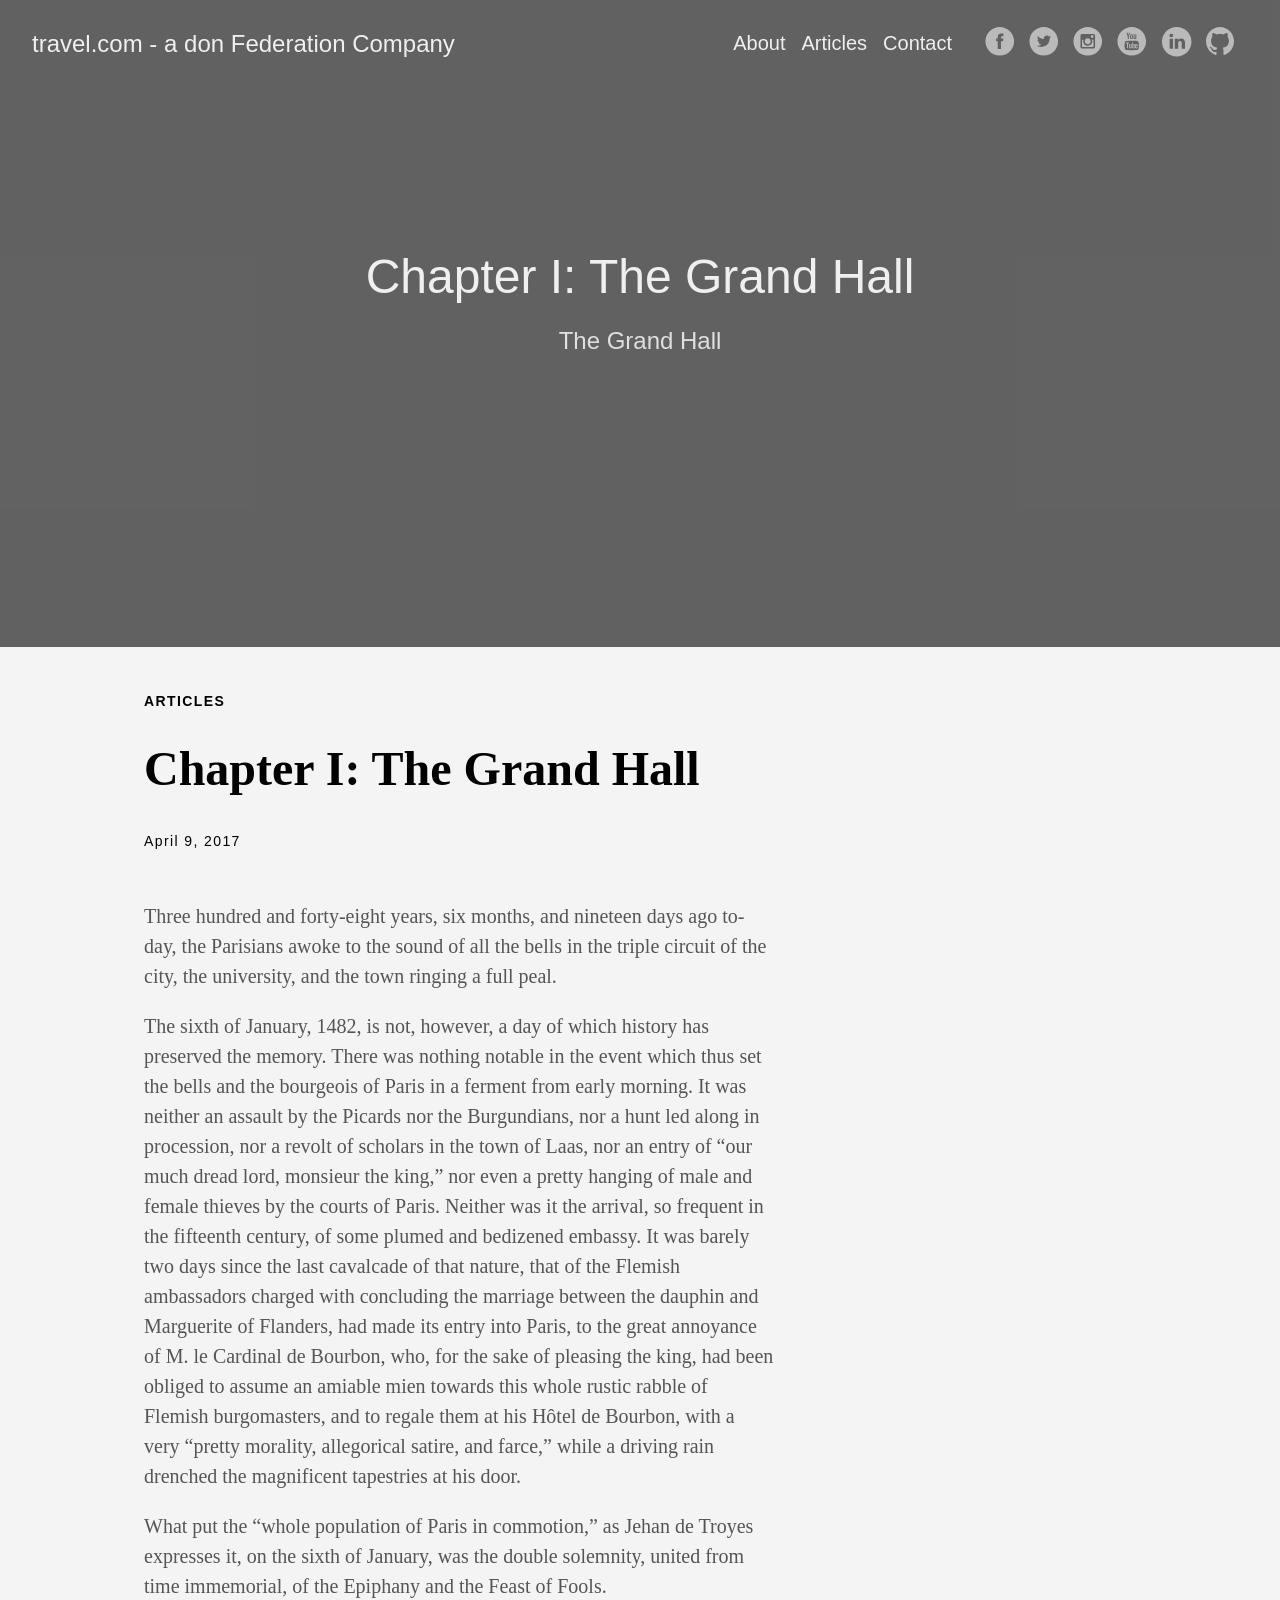
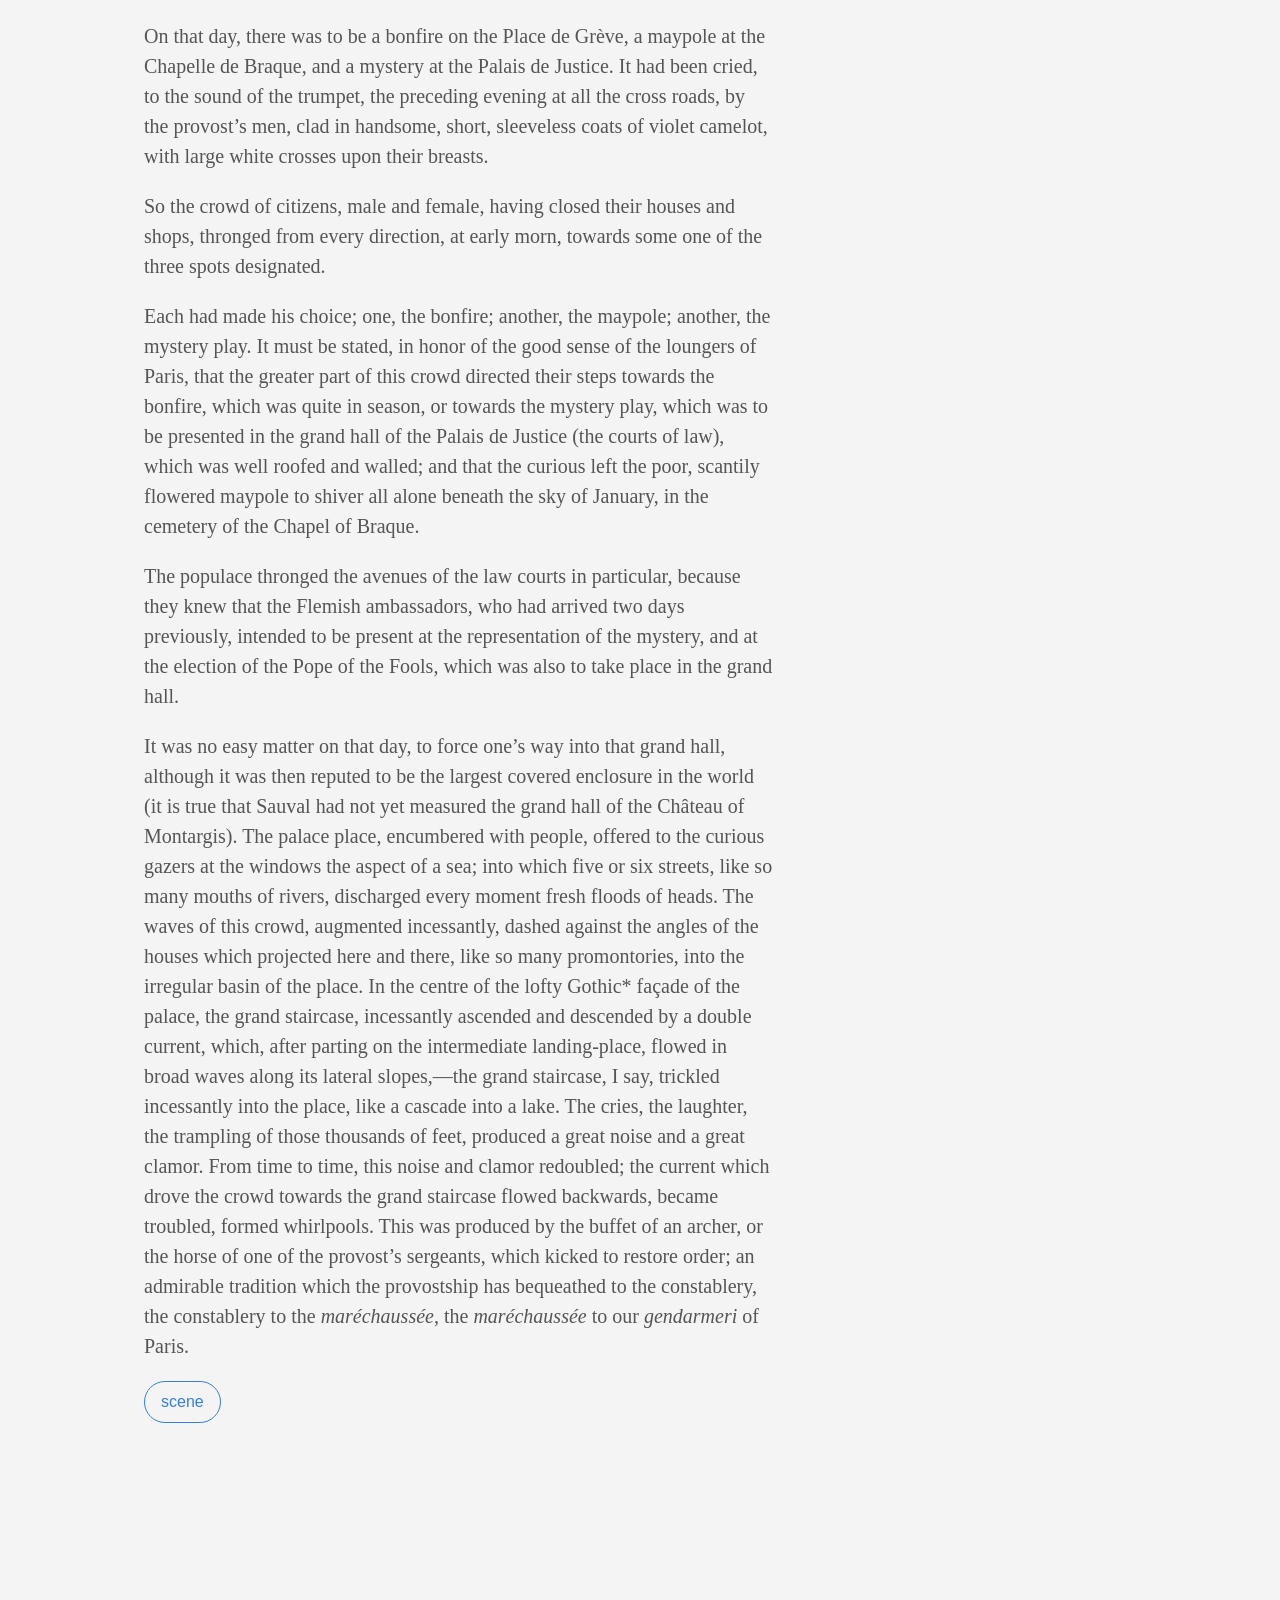
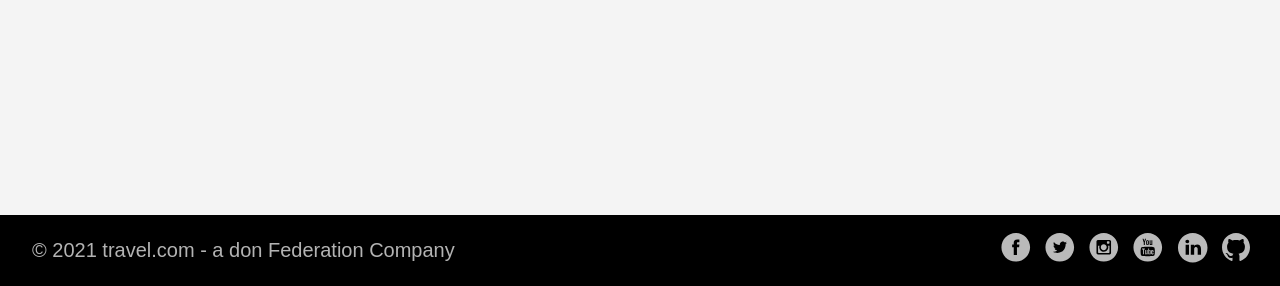
<file: post/chapter-1/index.html>
<!doctype html><html lang=en-us><head><meta charset=utf-8><meta http-equiv=x-ua-compatible content="IE=edge,chrome=1"><title>travel.com - a don Federation Company | Chapter I: The Grand Hall</title><meta name=HandheldFriendly content="True"><meta name=MobileOptimized content="320"><meta name=viewport content="width=device-width,minimum-scale=1"><meta name=generator content="Hugo 0.82.0"><meta name=ROBOTS content="NOINDEX, NOFOLLOW"><link href=/dist/css/app.d98f2eb6bcd1eaedb7edf166bd16af26.css rel=stylesheet><meta property="og:title" content="Chapter I: The Grand Hall"><meta property="og:description" content="The Grand Hall"><meta property="og:type" content="article"><meta property="og:url" content="https://example.com/post/chapter-1/"><meta property="article:section" content="post"><meta property="article:published_time" content="2017-04-09T10:58:08-04:00"><meta property="article:modified_time" content="2017-04-09T10:58:08-04:00"><meta itemprop=name content="Chapter I: The Grand Hall"><meta itemprop=description content="The Grand Hall"><meta itemprop=datePublished content="2017-04-09T10:58:08-04:00"><meta itemprop=dateModified content="2017-04-09T10:58:08-04:00"><meta itemprop=wordCount content="794"><meta itemprop=keywords content="scene,"><meta name=twitter:card content="summary"><meta name=twitter:title content="Chapter I: The Grand Hall"><meta name=twitter:description content="The Grand Hall"></head><body class="ma0 avenir bg-near-white"><header class="cover bg-top" style=background-image:url(https://example.com/images/Pope-Edouard-de-Beaumont-1844.jpg)><div class="pb3-m pb6-l bg-black-60"><nav class="pv3 ph3 ph4-ns" role=navigation><div class="flex-l justify-between items-center center"><a href=https://example.com class="f3 fw2 hover-white no-underline white-90 dib">travel.com - a don Federation Company</a><div class="flex-l items-center"><ul class="pl0 mr3"><li class="list f5 f4-ns fw4 dib pr3"><a class="hover-white no-underline white-90" href=/about/ title="About page">About</a></li><li class="list f5 f4-ns fw4 dib pr3"><a class="hover-white no-underline white-90" href=/post/ title="Articles page">Articles</a></li><li class="list f5 f4-ns fw4 dib pr3"><a class="hover-white no-underline white-90" href=/contact/ title="Contact page">Contact</a></li></ul><a href=https://facebook.com/donPabloNow target=_blank class="link-transition facebook link dib z-999 pt3 pt0-l mr1" title="Facebook link" rel=noopener aria-label="follow on Facebook——Opens in a new window"><svg height="32" style="enable-background:new 0 0 67 67" viewBox="0 0 67 67" width="32" xmlns="http://www.w3.org/2000/svg" xmlns:xlink="http://www.w3.org/1999/xlink"><path d="M28.765 50.32h6.744V33.998h4.499l.596-5.624h-5.095l.007-2.816c0-1.466.14-2.253 2.244-2.253h2.812V17.68h-4.5c-5.405.0-7.307 2.729-7.307 7.317v3.377h-3.369v5.625h3.369V50.32zM33 64C16.432 64 3 50.569 3 34S16.432 4 33 4s30 13.431 30 30S49.568 64 33 64z" style="fill-rule:evenodd;clip-rule:evenodd"/></svg><span class=new-window><svg height="8" style="enable-background:new 0 0 1000 1000" viewBox="0 0 1e3 1e3" width="8" xmlns="http://www.w3.org/2000/svg" xmlns:xlink="http://www.w3.org/1999/xlink"><path d="M598 128h298v298h-86V274L392 692l-60-60 418-418H598v-86zM810 810V512h86v298c0 46-40 86-86 86H214c-48 0-86-40-86-86V214c0-46 38-86 86-86h298v86H214v596h596z" style="fill-rule:evenodd;clip-rule:evenodd;fill:"/></svg></span></a><a href=https://twitter.com/donPabloNow target=_blank class="link-transition twitter link dib z-999 pt3 pt0-l mr1" title="Twitter link" rel=noopener aria-label="follow on Twitter——Opens in a new window"><svg height="32" style="enable-background:new 0 0 67 67" viewBox="0 0 67 67" width="32" xmlns="http://www.w3.org/2000/svg" xmlns:xlink="http://www.w3.org/1999/xlink"><path d="M37.167 22.283c-2.619.953-4.274 3.411-4.086 6.101l.063 1.038-1.048-.127c-3.813-.487-7.145-2.139-9.974-4.915l-1.383-1.377-.356 1.017c-.754 2.267-.272 4.661 1.299 6.271.838.89.649 1.017-.796.487-.503-.169-.943-.296-.985-.233-.146.149.356 2.076.754 2.839.545 1.06 1.655 2.097 2.871 2.712l1.027.487-1.215.021c-1.173.0-1.215.021-1.089.467.419 1.377 2.074 2.839 3.918 3.475l1.299.444-1.131.678c-1.676.976-3.646 1.526-5.616 1.568C19.775 43.256 19 43.341 19 43.405c0 .211 2.557 1.397 4.044 1.864 4.463 1.377 9.765.783 13.746-1.568 2.829-1.673 5.657-5 6.978-8.221.713-1.716 1.425-4.851 1.425-6.354.0-.975.063-1.102 1.236-2.267.692-.678 1.341-1.419 1.467-1.631.21-.403.188-.403-.88-.043-1.781.636-2.033.551-1.152-.402.649-.678 1.425-1.907 1.425-2.267.0-.063-.314.042-.671.233-.377.212-1.215.53-1.844.72l-1.131.361-1.027-.7c-.566-.381-1.361-.805-1.781-.932C39.766 21.902 38.131 21.944 37.167 22.283zM33 64C16.432 64 3 50.569 3 34S16.432 4 33 4s30 13.431 30 30S49.568 64 33 64z" style="fill-rule:evenodd;clip-rule:evenodd;fill:"/></svg><span class=new-window><svg height="8" style="enable-background:new 0 0 1000 1000" viewBox="0 0 1e3 1e3" width="8" xmlns="http://www.w3.org/2000/svg" xmlns:xlink="http://www.w3.org/1999/xlink"><path d="M598 128h298v298h-86V274L392 692l-60-60 418-418H598v-86zM810 810V512h86v298c0 46-40 86-86 86H214c-48 0-86-40-86-86V214c0-46 38-86 86-86h298v86H214v596h596z" style="fill-rule:evenodd;clip-rule:evenodd;fill:"/></svg></span></a><a href=https://instagram.com/donPabloNow target=_blank class="link-transition instagram link dib z-999 pt3 pt0-l mr1" title="Instagram link" rel=noopener aria-label="follow on Instagram——Opens in a new window"><svg height="32" style="enable-background:new 0 0 67 67" viewBox="0 0 67 67" width="32" xmlns="http://www.w3.org/2000/svg" xmlns:xlink="http://www.w3.org/1999/xlink"><path d="M42.271 26.578v-.006c.502.0 1.005.01 1.508-.002.646-.017 1.172-.57 1.172-1.217.0-.963.0-1.927.0-2.89.0-.691-.547-1.24-1.236-1.241-.961.0-1.922-.001-2.883.0-.688.001-1.236.552-1.236 1.243-.001.955-.004 1.91.003 2.865.001.143.028.291.073.426.173.508.639.82 1.209.823C41.344 26.579 41.808 26.578 42.271 26.578zM33 27.817c-3.384-.002-6.135 2.721-6.182 6.089-.049 3.46 2.72 6.201 6.04 6.272 3.454.074 6.248-2.686 6.321-6.043C39.254 30.675 36.462 27.815 33 27.817zM21.046 31.116v.082c0 4.515-.001 9.03.0 13.545.0.649.562 1.208 1.212 1.208 7.16.001 14.319.001 21.479.0.656.0 1.215-.557 1.215-1.212.001-4.509.0-9.02.0-13.528v-.094H42.04c.411 1.313.537 2.651.376 4.014s-.601 2.631-1.316 3.803-1.644 2.145-2.779 2.918c-2.944 2.006-6.821 2.182-9.946.428-1.579-.885-2.819-2.12-3.685-3.713-1.289-2.373-1.495-4.865-.739-7.451C22.983 31.116 22.021 31.116 21.046 31.116zM45.205 49.255c.159-.026.318-.049.475-.083 1.246-.265 2.264-1.304 2.508-2.557.025-.137.045-.273.067-.409V21.794c-.021-.133-.04-.268-.065-.401-.268-1.367-1.396-2.428-2.78-2.618-.058-.007-.113-.02-.17-.03H20.761c-.147.027-.296.047-.441.08-1.352.308-2.352 1.396-2.545 2.766-.008.057-.02.114-.029.171V46.24c.028.154.05.311.085.465.299 1.322 1.427 2.347 2.77 2.52.064.008.13.021.195.03H45.205zM33 64C16.432 64 3 50.569 3 34S16.432 4 33 4s30 13.431 30 30S49.568 64 33 64z" style="fill-rule:evenodd;clip-rule:evenodd;fill:"/></svg><span class=new-window><svg height="8" style="enable-background:new 0 0 1000 1000" viewBox="0 0 1e3 1e3" width="8" xmlns="http://www.w3.org/2000/svg" xmlns:xlink="http://www.w3.org/1999/xlink"><path d="M598 128h298v298h-86V274L392 692l-60-60 418-418H598v-86zM810 810V512h86v298c0 46-40 86-86 86H214c-48 0-86-40-86-86V214c0-46 38-86 86-86h298v86H214v596h596z" style="fill-rule:evenodd;clip-rule:evenodd;fill:"/></svg></span></a><a href=https://youtube.com/c/donPabloNow target=_blank class="link-transition youtube link dib z-999 pt3 pt0-l mr1" title="Youtube link" rel=noopener aria-label="follow on Youtube——Opens in a new window"><svg height="32" style="enable-background:new 0 0 67 67" viewBox="0 0 67 67" width="32" xmlns="http://www.w3.org/2000/svg" xmlns:xlink="http://www.w3.org/1999/xlink"><path d="M42.527 41.34c-.278.0-.478.078-.6.244-.121.156-.18.424-.18.796v.896h1.543V42.38c0-.372-.062-.64-.185-.796C42.989 41.418 42.792 41.34 42.527 41.34zM36.509 41.309c.234.0.417.076.544.23.123.155.185.383.185.682v4.584c0 .286-.053.487-.153.611-.1.127-.256.189-.47.189-.148.0-.287-.033-.421-.096-.135-.062-.274-.171-.415-.313v-5.531c.119-.122.239-.213.36-.271C36.26 41.335 36.383 41.309 36.509 41.309zm5.239 3.349v1.672c0 .468.057.792.17.974.118.181.313.269.592.269.289.0.491-.076.606-.229.114-.153.175-.489.175-1.013v-.405h1.795v.456c0 .911-.217 1.596-.657 2.059-.435.459-1.089.687-1.958.687-.781.0-1.398-.242-1.847-.731-.448-.486-.676-1.157-.676-2.014v-3.986c0-.768.249-1.398.742-1.882.493-.484 1.128-.727 1.911-.727.799.0 1.413.225 1.843.674.429.448.642 1.093.642 1.935v2.264H41.748zm-3.125 3.837c-.271.336-.669.501-1.187.501-.343.0-.646-.062-.912-.192-.267-.129-.519-.327-.746-.601v.681h-1.764V36.852h1.764v3.875c.237-.27.485-.478.748-.616.267-.143.534-.212.805-.212.554.0.975.189 1.265.565.294.379.438.933.438 1.66v4.926C39.034 47.678 38.897 48.159 38.623 48.495zM30.958 48.884v-.976c-.325.361-.658.636-1.009.822-.349.191-.686.282-1.014.282-.405.0-.705-.129-.913-.396-.201-.266-.305-.658-.305-1.189v-7.422h1.744v6.809c0 .211.037.362.107.457.077.095.196.141.358.141.128.0.292-.062.488-.188.197-.125.375-.283.542-.475v-6.744H32.7v8.878H30.958zM24.916 38.6v10.284h-1.968V38.6h-2.034v-1.748h6.036V38.6H24.916zm8.078-5.622c0-.001 12.08.018 13.514 1.45 1.439 1.435 1.455 8.514 1.455 8.555.0.0-.012 7.117-1.455 8.556C45.074 52.969 32.994 53 32.994 53s-12.079-.031-13.516-1.462c-1.438-1.435-1.441-8.502-1.441-8.556.0-.041.004-7.12 1.441-8.555 1.438-1.431 13.516-1.45 13.516-1.449zm9.526-3.723h-1.966v-1.08c-.358.397-.736.703-1.13.909-.392.208-.771.312-1.14.312-.458.0-.797-.146-1.027-.437-.229-.291-.345-.727-.345-1.311v-8.172h1.962v7.497c0 .231.045.399.127.502.08.104.216.156.399.156.143.0.327-.069.548-.206.22-.137.423-.312.605-.527v-7.422h1.966V29.255zM31.847 27.588c.139.147.339.219.6.219.266.0.476-.075.634-.223.157-.152.235-.358.235-.618v-5.327c0-.214-.08-.387-.241-.519-.16-.131-.37-.196-.628-.196-.241.0-.435.065-.586.196-.148.132-.225.305-.225.519v5.327C31.636 27.233 31.708 27.439 31.847 27.588zm-1.439-7.685c.528-.449 1.241-.674 2.132-.674.812.0 1.48.237 2.001.711.517.473.777 1.083.777 1.828v5.051c0 .836-.255 1.491-.762 1.968-.513.476-1.212.714-2.106.714-.858.0-1.547-.246-2.064-.736-.513-.492-.772-1.152-.772-1.983v-5.068C29.613 20.954 29.877 20.351 30.408 19.903zM24.262 16h-2.229l2.634 8.003v5.252h2.213v-5.5L29.454 16h-2.25l-1.366 5.298h-.139L24.262 16zM33 64C16.432 64 3 50.569 3 34S16.432 4 33 4s30 13.431 30 30S49.568 64 33 64z" style="fill-rule:evenodd;clip-rule:evenodd;fill:"/></svg><span class=new-window><svg height="8" style="enable-background:new 0 0 1000 1000" viewBox="0 0 1e3 1e3" width="8" xmlns="http://www.w3.org/2000/svg" xmlns:xlink="http://www.w3.org/1999/xlink"><path d="M598 128h298v298h-86V274L392 692l-60-60 418-418H598v-86zM810 810V512h86v298c0 46-40 86-86 86H214c-48 0-86-40-86-86V214c0-46 38-86 86-86h298v86H214v596h596z" style="fill-rule:evenodd;clip-rule:evenodd;fill:"/></svg></span></a><a href=https://linkedin.com/in/donPabloNow target=_blank class="link-transition linkedin link dib z-999 pt3 pt0-l mr1" title="LinkedIn link" rel=noopener aria-label="follow on LinkedIn——Opens in a new window"><svg height="32" style="enable-background:new 0 0 65 65" viewBox="0 0 65 65" width="32" xmlns="http://www.w3.org/2000/svg" xmlns:xlink="http://www.w3.org/1999/xlink"><path d="M50.837 48.137V36.425c0-6.275-3.35-9.195-7.816-9.195-3.604.0-5.219 1.983-6.119 3.374V27.71h-6.79c.09 1.917.0 20.427.0 20.427h6.79V36.729c0-.609.044-1.219.224-1.655.49-1.22 1.607-2.483 3.482-2.483 2.458.0 3.44 1.873 3.44 4.618v10.929H50.837zM22.959 24.922c2.367.0 3.842-1.57 3.842-3.531-.044-2.003-1.475-3.528-3.797-3.528s-3.841 1.524-3.841 3.528c0 1.961 1.474 3.531 3.753 3.531H22.959zM34 64C17.432 64 4 50.568 4 34 4 17.431 17.432 4 34 4s30 13.431 30 30c0 16.568-13.432 30-30 30zM26.354 48.137V27.71h-6.789v20.427h6.789z" style="fill-rule:evenodd;clip-rule:evenodd;fill:"/></svg><span class=new-window><svg height="8" style="enable-background:new 0 0 1000 1000" viewBox="0 0 1e3 1e3" width="8" xmlns="http://www.w3.org/2000/svg" xmlns:xlink="http://www.w3.org/1999/xlink"><path d="M598 128h298v298h-86V274L392 692l-60-60 418-418H598v-86zM810 810V512h86v298c0 46-40 86-86 86H214c-48 0-86-40-86-86V214c0-46 38-86 86-86h298v86H214v596h596z" style="fill-rule:evenodd;clip-rule:evenodd;fill:"/></svg></span></a><a href=https://github.com/donPabloNow target=_blank class="link-transition github link dib z-999 pt3 pt0-l mr1" title="Github link" rel=noopener aria-label="follow on Github——Opens in a new window"><svg height="32" style="enable-background:new 0 0 512 512" viewBox="0 0 512 512" width="32" xmlns="http://www.w3.org/2000/svg" xmlns:xlink="http://www.w3.org/1999/xlink"><path d="M256 32C132.3 32 32 134.8 32 261.7c0 101.5 64.2 187.5 153.2 217.9 11.2 2.1 15.3-5 15.3-11.1.0-5.5-.2-19.9-.3-39.1-62.3 13.9-75.5-30.8-75.5-30.8-10.2-26.5-24.9-33.6-24.9-33.6-20.3-14.3 1.5-14 1.5-14 22.5 1.6 34.3 23.7 34.3 23.7 20 35.1 52.4 25 65.2 19.1 2-14.8 7.8-25 14.2-30.7-49.7-5.8-102-25.5-102-113.5.0-25.1 8.7-45.6 23-61.6-2.3-5.8-10-29.2 2.2-60.8.0.0 18.8-6.2 61.6 23.5 17.9-5.1 37-7.6 56.1-7.7 19 .1 38.2 2.6 56.1 7.7 42.8-29.7 61.5-23.5 61.5-23.5 12.2 31.6 4.5 55 2.2 60.8 14.3 16.1 23 36.6 23 61.6.0 88.2-52.4 107.6-102.3 113.3 8 7.1 15.2 21.1 15.2 42.5.0 30.7-.3 55.5-.3 63 0 6.1 4 13.3 15.4 11C415.9 449.1 480 363.1 480 261.7 480 134.8 379.7 32 256 32z"/></svg><span class=new-window><svg height="8" style="enable-background:new 0 0 1000 1000" viewBox="0 0 1e3 1e3" width="8" xmlns="http://www.w3.org/2000/svg" xmlns:xlink="http://www.w3.org/1999/xlink"><path d="M598 128h298v298h-86V274L392 692l-60-60 418-418H598v-86zM810 810V512h86v298c0 46-40 86-86 86H214c-48 0-86-40-86-86V214c0-46 38-86 86-86h298v86H214v596h596z" style="fill-rule:evenodd;clip-rule:evenodd;fill:"/></svg></span></a></div></div></nav><div class="tc-l pv6 ph3 ph4-ns"><h1 class="f2 f1-l fw2 white-90 mb0 lh-title">Chapter I: The Grand Hall</h1><h2 class="fw1 f5 f3-l white-80 measure-wide-l center lh-copy mt3 mb4">The Grand Hall</h2></div></div></header><main class=pb7 role=main><article class="flex-l flex-wrap justify-between mw8 center ph3"><header class="mt4 w-100"><p class="f6 b helvetica tracked">ARTICLES</p><h1 class="f1 athelas mb1">Chapter I: The Grand Hall</h1><time class="f6 mv4 dib tracked" datetime=2017-04-09T10:58:08-04:00>April 9, 2017</time></header><section class="nested-copy-line-height lh-copy serif f4 nested-links nested-img mid-gray pr4-l w-two-thirds-l"><p>Three hundred and forty-eight years, six months, and nineteen days ago
to-day, the Parisians awoke to the sound of all the bells in the triple
circuit of the city, the university, and the town ringing a full peal.</p><p>The sixth of January, 1482, is not, however, a day of which history has
preserved the memory. There was nothing notable in the event which thus
set the bells and the bourgeois of Paris in a ferment from early morning.
It was neither an assault by the Picards nor the Burgundians, nor a hunt
led along in procession, nor a revolt of scholars in the town of Laas, nor
an entry of “our much dread lord, monsieur the king,” nor even a pretty
hanging of male and female thieves by the courts of Paris. Neither was it
the arrival, so frequent in the fifteenth century, of some plumed and
bedizened embassy. It was barely two days since the last cavalcade of that
nature, that of the Flemish ambassadors charged with concluding the
marriage between the dauphin and Marguerite of Flanders, had made its
entry into Paris, to the great annoyance of M. le Cardinal de Bourbon,
who, for the sake of pleasing the king, had been obliged to assume an
amiable mien towards this whole rustic rabble of Flemish burgomasters, and
to regale them at his Hôtel de Bourbon, with a very “pretty morality,
allegorical satire, and farce,” while a driving rain drenched the
magnificent tapestries at his door.</p><p>What put the “whole population of Paris in commotion,” as Jehan de Troyes
expresses it, on the sixth of January, was the double solemnity, united
from time immemorial, of the Epiphany and the Feast of Fools.</p><p>On that day, there was to be a bonfire on the Place de Grève, a maypole at
the Chapelle de Braque, and a mystery at the Palais de Justice. It had
been cried, to the sound of the trumpet, the preceding evening at all the
cross roads, by the provost’s men, clad in handsome, short, sleeveless
coats of violet camelot, with large white crosses upon their breasts.</p><p>So the crowd of citizens, male and female, having closed their houses and
shops, thronged from every direction, at early morn, towards some one of
the three spots designated.</p><p>Each had made his choice; one, the bonfire; another, the maypole; another,
the mystery play. It must be stated, in honor of the good sense of the
loungers of Paris, that the greater part of this crowd directed their
steps towards the bonfire, which was quite in season, or towards the
mystery play, which was to be presented in the grand hall of the Palais de
Justice (the courts of law), which was well roofed and walled; and that
the curious left the poor, scantily flowered maypole to shiver all alone
beneath the sky of January, in the cemetery of the Chapel of Braque.</p><p>The populace thronged the avenues of the law courts in particular, because
they knew that the Flemish ambassadors, who had arrived two days
previously, intended to be present at the representation of the mystery,
and at the election of the Pope of the Fools, which was also to take place
in the grand hall.</p><p>It was no easy matter on that day, to force one’s way into that grand
hall, although it was then reputed to be the largest covered enclosure in
the world (it is true that Sauval had not yet measured the grand hall of
the Château of Montargis). The palace place, encumbered with people,
offered to the curious gazers at the windows the aspect of a sea; into
which five or six streets, like so many mouths of rivers, discharged every
moment fresh floods of heads. The waves of this crowd, augmented
incessantly, dashed against the angles of the houses which projected here
and there, like so many promontories, into the irregular basin of the
place. In the centre of the lofty Gothic* façade of the palace, the grand
staircase, incessantly ascended and descended by a double current, which,
after parting on the intermediate landing-place, flowed in broad waves
along its lateral slopes,—the grand staircase, I say, trickled
incessantly into the place, like a cascade into a lake. The cries, the
laughter, the trampling of those thousands of feet, produced a great noise
and a great clamor. From time to time, this noise and clamor redoubled;
the current which drove the crowd towards the grand staircase flowed
backwards, became troubled, formed whirlpools. This was produced by the
buffet of an archer, or the horse of one of the provost’s sergeants, which
kicked to restore order; an admirable tradition which the provostship has
bequeathed to the constablery, the constablery to the <em>maréchaussée</em>,
the <em>maréchaussée</em> to our <em>gendarmeri</em> of Paris.</p><ul class=pa0><li class=list><a href=/tags/scene class="link f5 grow no-underline br-pill ba ph3 pv2 mb2 dib black sans-serif">scene</a></li></ul><div class=mt6></div></section><aside class="w-30-l mt6-l"></aside></article></main><footer class="bg-black bottom-0 w-100 pa3" role=contentinfo><div class="flex justify-between"><a class="f4 fw4 hover-white no-underline white-70 dn dib-ns pv2 ph3" href=https://example.com>&copy; 2021 travel.com - a don Federation Company</a><div><a href=https://facebook.com/donPabloNow target=_blank class="link-transition facebook link dib z-999 pt3 pt0-l mr1" title="Facebook link" rel=noopener aria-label="follow on Facebook——Opens in a new window"><svg height="32" style="enable-background:new 0 0 67 67" viewBox="0 0 67 67" width="32" xmlns="http://www.w3.org/2000/svg" xmlns:xlink="http://www.w3.org/1999/xlink"><path d="M28.765 50.32h6.744V33.998h4.499l.596-5.624h-5.095l.007-2.816c0-1.466.14-2.253 2.244-2.253h2.812V17.68h-4.5c-5.405.0-7.307 2.729-7.307 7.317v3.377h-3.369v5.625h3.369V50.32zM33 64C16.432 64 3 50.569 3 34S16.432 4 33 4s30 13.431 30 30S49.568 64 33 64z" style="fill-rule:evenodd;clip-rule:evenodd"/></svg><span class=new-window><svg height="8" style="enable-background:new 0 0 1000 1000" viewBox="0 0 1e3 1e3" width="8" xmlns="http://www.w3.org/2000/svg" xmlns:xlink="http://www.w3.org/1999/xlink"><path d="M598 128h298v298h-86V274L392 692l-60-60 418-418H598v-86zM810 810V512h86v298c0 46-40 86-86 86H214c-48 0-86-40-86-86V214c0-46 38-86 86-86h298v86H214v596h596z" style="fill-rule:evenodd;clip-rule:evenodd;fill:"/></svg></span></a><a href=https://twitter.com/donPabloNow target=_blank class="link-transition twitter link dib z-999 pt3 pt0-l mr1" title="Twitter link" rel=noopener aria-label="follow on Twitter——Opens in a new window"><svg height="32" style="enable-background:new 0 0 67 67" viewBox="0 0 67 67" width="32" xmlns="http://www.w3.org/2000/svg" xmlns:xlink="http://www.w3.org/1999/xlink"><path d="M37.167 22.283c-2.619.953-4.274 3.411-4.086 6.101l.063 1.038-1.048-.127c-3.813-.487-7.145-2.139-9.974-4.915l-1.383-1.377-.356 1.017c-.754 2.267-.272 4.661 1.299 6.271.838.89.649 1.017-.796.487-.503-.169-.943-.296-.985-.233-.146.149.356 2.076.754 2.839.545 1.06 1.655 2.097 2.871 2.712l1.027.487-1.215.021c-1.173.0-1.215.021-1.089.467.419 1.377 2.074 2.839 3.918 3.475l1.299.444-1.131.678c-1.676.976-3.646 1.526-5.616 1.568C19.775 43.256 19 43.341 19 43.405c0 .211 2.557 1.397 4.044 1.864 4.463 1.377 9.765.783 13.746-1.568 2.829-1.673 5.657-5 6.978-8.221.713-1.716 1.425-4.851 1.425-6.354.0-.975.063-1.102 1.236-2.267.692-.678 1.341-1.419 1.467-1.631.21-.403.188-.403-.88-.043-1.781.636-2.033.551-1.152-.402.649-.678 1.425-1.907 1.425-2.267.0-.063-.314.042-.671.233-.377.212-1.215.53-1.844.72l-1.131.361-1.027-.7c-.566-.381-1.361-.805-1.781-.932C39.766 21.902 38.131 21.944 37.167 22.283zM33 64C16.432 64 3 50.569 3 34S16.432 4 33 4s30 13.431 30 30S49.568 64 33 64z" style="fill-rule:evenodd;clip-rule:evenodd;fill:"/></svg><span class=new-window><svg height="8" style="enable-background:new 0 0 1000 1000" viewBox="0 0 1e3 1e3" width="8" xmlns="http://www.w3.org/2000/svg" xmlns:xlink="http://www.w3.org/1999/xlink"><path d="M598 128h298v298h-86V274L392 692l-60-60 418-418H598v-86zM810 810V512h86v298c0 46-40 86-86 86H214c-48 0-86-40-86-86V214c0-46 38-86 86-86h298v86H214v596h596z" style="fill-rule:evenodd;clip-rule:evenodd;fill:"/></svg></span></a><a href=https://instagram.com/donPabloNow target=_blank class="link-transition instagram link dib z-999 pt3 pt0-l mr1" title="Instagram link" rel=noopener aria-label="follow on Instagram——Opens in a new window"><svg height="32" style="enable-background:new 0 0 67 67" viewBox="0 0 67 67" width="32" xmlns="http://www.w3.org/2000/svg" xmlns:xlink="http://www.w3.org/1999/xlink"><path d="M42.271 26.578v-.006c.502.0 1.005.01 1.508-.002.646-.017 1.172-.57 1.172-1.217.0-.963.0-1.927.0-2.89.0-.691-.547-1.24-1.236-1.241-.961.0-1.922-.001-2.883.0-.688.001-1.236.552-1.236 1.243-.001.955-.004 1.91.003 2.865.001.143.028.291.073.426.173.508.639.82 1.209.823C41.344 26.579 41.808 26.578 42.271 26.578zM33 27.817c-3.384-.002-6.135 2.721-6.182 6.089-.049 3.46 2.72 6.201 6.04 6.272 3.454.074 6.248-2.686 6.321-6.043C39.254 30.675 36.462 27.815 33 27.817zM21.046 31.116v.082c0 4.515-.001 9.03.0 13.545.0.649.562 1.208 1.212 1.208 7.16.001 14.319.001 21.479.0.656.0 1.215-.557 1.215-1.212.001-4.509.0-9.02.0-13.528v-.094H42.04c.411 1.313.537 2.651.376 4.014s-.601 2.631-1.316 3.803-1.644 2.145-2.779 2.918c-2.944 2.006-6.821 2.182-9.946.428-1.579-.885-2.819-2.12-3.685-3.713-1.289-2.373-1.495-4.865-.739-7.451C22.983 31.116 22.021 31.116 21.046 31.116zM45.205 49.255c.159-.026.318-.049.475-.083 1.246-.265 2.264-1.304 2.508-2.557.025-.137.045-.273.067-.409V21.794c-.021-.133-.04-.268-.065-.401-.268-1.367-1.396-2.428-2.78-2.618-.058-.007-.113-.02-.17-.03H20.761c-.147.027-.296.047-.441.08-1.352.308-2.352 1.396-2.545 2.766-.008.057-.02.114-.029.171V46.24c.028.154.05.311.085.465.299 1.322 1.427 2.347 2.77 2.52.064.008.13.021.195.03H45.205zM33 64C16.432 64 3 50.569 3 34S16.432 4 33 4s30 13.431 30 30S49.568 64 33 64z" style="fill-rule:evenodd;clip-rule:evenodd;fill:"/></svg><span class=new-window><svg height="8" style="enable-background:new 0 0 1000 1000" viewBox="0 0 1e3 1e3" width="8" xmlns="http://www.w3.org/2000/svg" xmlns:xlink="http://www.w3.org/1999/xlink"><path d="M598 128h298v298h-86V274L392 692l-60-60 418-418H598v-86zM810 810V512h86v298c0 46-40 86-86 86H214c-48 0-86-40-86-86V214c0-46 38-86 86-86h298v86H214v596h596z" style="fill-rule:evenodd;clip-rule:evenodd;fill:"/></svg></span></a><a href=https://youtube.com/c/donPabloNow target=_blank class="link-transition youtube link dib z-999 pt3 pt0-l mr1" title="Youtube link" rel=noopener aria-label="follow on Youtube——Opens in a new window"><svg height="32" style="enable-background:new 0 0 67 67" viewBox="0 0 67 67" width="32" xmlns="http://www.w3.org/2000/svg" xmlns:xlink="http://www.w3.org/1999/xlink"><path d="M42.527 41.34c-.278.0-.478.078-.6.244-.121.156-.18.424-.18.796v.896h1.543V42.38c0-.372-.062-.64-.185-.796C42.989 41.418 42.792 41.34 42.527 41.34zM36.509 41.309c.234.0.417.076.544.23.123.155.185.383.185.682v4.584c0 .286-.053.487-.153.611-.1.127-.256.189-.47.189-.148.0-.287-.033-.421-.096-.135-.062-.274-.171-.415-.313v-5.531c.119-.122.239-.213.36-.271C36.26 41.335 36.383 41.309 36.509 41.309zm5.239 3.349v1.672c0 .468.057.792.17.974.118.181.313.269.592.269.289.0.491-.076.606-.229.114-.153.175-.489.175-1.013v-.405h1.795v.456c0 .911-.217 1.596-.657 2.059-.435.459-1.089.687-1.958.687-.781.0-1.398-.242-1.847-.731-.448-.486-.676-1.157-.676-2.014v-3.986c0-.768.249-1.398.742-1.882.493-.484 1.128-.727 1.911-.727.799.0 1.413.225 1.843.674.429.448.642 1.093.642 1.935v2.264H41.748zm-3.125 3.837c-.271.336-.669.501-1.187.501-.343.0-.646-.062-.912-.192-.267-.129-.519-.327-.746-.601v.681h-1.764V36.852h1.764v3.875c.237-.27.485-.478.748-.616.267-.143.534-.212.805-.212.554.0.975.189 1.265.565.294.379.438.933.438 1.66v4.926C39.034 47.678 38.897 48.159 38.623 48.495zM30.958 48.884v-.976c-.325.361-.658.636-1.009.822-.349.191-.686.282-1.014.282-.405.0-.705-.129-.913-.396-.201-.266-.305-.658-.305-1.189v-7.422h1.744v6.809c0 .211.037.362.107.457.077.095.196.141.358.141.128.0.292-.062.488-.188.197-.125.375-.283.542-.475v-6.744H32.7v8.878H30.958zM24.916 38.6v10.284h-1.968V38.6h-2.034v-1.748h6.036V38.6H24.916zm8.078-5.622c0-.001 12.08.018 13.514 1.45 1.439 1.435 1.455 8.514 1.455 8.555.0.0-.012 7.117-1.455 8.556C45.074 52.969 32.994 53 32.994 53s-12.079-.031-13.516-1.462c-1.438-1.435-1.441-8.502-1.441-8.556.0-.041.004-7.12 1.441-8.555 1.438-1.431 13.516-1.45 13.516-1.449zm9.526-3.723h-1.966v-1.08c-.358.397-.736.703-1.13.909-.392.208-.771.312-1.14.312-.458.0-.797-.146-1.027-.437-.229-.291-.345-.727-.345-1.311v-8.172h1.962v7.497c0 .231.045.399.127.502.08.104.216.156.399.156.143.0.327-.069.548-.206.22-.137.423-.312.605-.527v-7.422h1.966V29.255zM31.847 27.588c.139.147.339.219.6.219.266.0.476-.075.634-.223.157-.152.235-.358.235-.618v-5.327c0-.214-.08-.387-.241-.519-.16-.131-.37-.196-.628-.196-.241.0-.435.065-.586.196-.148.132-.225.305-.225.519v5.327C31.636 27.233 31.708 27.439 31.847 27.588zm-1.439-7.685c.528-.449 1.241-.674 2.132-.674.812.0 1.48.237 2.001.711.517.473.777 1.083.777 1.828v5.051c0 .836-.255 1.491-.762 1.968-.513.476-1.212.714-2.106.714-.858.0-1.547-.246-2.064-.736-.513-.492-.772-1.152-.772-1.983v-5.068C29.613 20.954 29.877 20.351 30.408 19.903zM24.262 16h-2.229l2.634 8.003v5.252h2.213v-5.5L29.454 16h-2.25l-1.366 5.298h-.139L24.262 16zM33 64C16.432 64 3 50.569 3 34S16.432 4 33 4s30 13.431 30 30S49.568 64 33 64z" style="fill-rule:evenodd;clip-rule:evenodd;fill:"/></svg><span class=new-window><svg height="8" style="enable-background:new 0 0 1000 1000" viewBox="0 0 1e3 1e3" width="8" xmlns="http://www.w3.org/2000/svg" xmlns:xlink="http://www.w3.org/1999/xlink"><path d="M598 128h298v298h-86V274L392 692l-60-60 418-418H598v-86zM810 810V512h86v298c0 46-40 86-86 86H214c-48 0-86-40-86-86V214c0-46 38-86 86-86h298v86H214v596h596z" style="fill-rule:evenodd;clip-rule:evenodd;fill:"/></svg></span></a><a href=https://linkedin.com/in/donPabloNow target=_blank class="link-transition linkedin link dib z-999 pt3 pt0-l mr1" title="LinkedIn link" rel=noopener aria-label="follow on LinkedIn——Opens in a new window"><svg height="32" style="enable-background:new 0 0 65 65" viewBox="0 0 65 65" width="32" xmlns="http://www.w3.org/2000/svg" xmlns:xlink="http://www.w3.org/1999/xlink"><path d="M50.837 48.137V36.425c0-6.275-3.35-9.195-7.816-9.195-3.604.0-5.219 1.983-6.119 3.374V27.71h-6.79c.09 1.917.0 20.427.0 20.427h6.79V36.729c0-.609.044-1.219.224-1.655.49-1.22 1.607-2.483 3.482-2.483 2.458.0 3.44 1.873 3.44 4.618v10.929H50.837zM22.959 24.922c2.367.0 3.842-1.57 3.842-3.531-.044-2.003-1.475-3.528-3.797-3.528s-3.841 1.524-3.841 3.528c0 1.961 1.474 3.531 3.753 3.531H22.959zM34 64C17.432 64 4 50.568 4 34 4 17.431 17.432 4 34 4s30 13.431 30 30c0 16.568-13.432 30-30 30zM26.354 48.137V27.71h-6.789v20.427h6.789z" style="fill-rule:evenodd;clip-rule:evenodd;fill:"/></svg><span class=new-window><svg height="8" style="enable-background:new 0 0 1000 1000" viewBox="0 0 1e3 1e3" width="8" xmlns="http://www.w3.org/2000/svg" xmlns:xlink="http://www.w3.org/1999/xlink"><path d="M598 128h298v298h-86V274L392 692l-60-60 418-418H598v-86zM810 810V512h86v298c0 46-40 86-86 86H214c-48 0-86-40-86-86V214c0-46 38-86 86-86h298v86H214v596h596z" style="fill-rule:evenodd;clip-rule:evenodd;fill:"/></svg></span></a><a href=https://github.com/donPabloNow target=_blank class="link-transition github link dib z-999 pt3 pt0-l mr1" title="Github link" rel=noopener aria-label="follow on Github——Opens in a new window"><svg height="32" style="enable-background:new 0 0 512 512" viewBox="0 0 512 512" width="32" xmlns="http://www.w3.org/2000/svg" xmlns:xlink="http://www.w3.org/1999/xlink"><path d="M256 32C132.3 32 32 134.8 32 261.7c0 101.5 64.2 187.5 153.2 217.9 11.2 2.1 15.3-5 15.3-11.1.0-5.5-.2-19.9-.3-39.1-62.3 13.9-75.5-30.8-75.5-30.8-10.2-26.5-24.9-33.6-24.9-33.6-20.3-14.3 1.5-14 1.5-14 22.5 1.6 34.3 23.7 34.3 23.7 20 35.1 52.4 25 65.2 19.1 2-14.8 7.8-25 14.2-30.7-49.7-5.8-102-25.5-102-113.5.0-25.1 8.7-45.6 23-61.6-2.3-5.8-10-29.2 2.2-60.8.0.0 18.8-6.2 61.6 23.5 17.9-5.1 37-7.6 56.1-7.7 19 .1 38.2 2.6 56.1 7.7 42.8-29.7 61.5-23.5 61.5-23.5 12.2 31.6 4.5 55 2.2 60.8 14.3 16.1 23 36.6 23 61.6.0 88.2-52.4 107.6-102.3 113.3 8 7.1 15.2 21.1 15.2 42.5.0 30.7-.3 55.5-.3 63 0 6.1 4 13.3 15.4 11C415.9 449.1 480 363.1 480 261.7 480 134.8 379.7 32 256 32z"/></svg><span class=new-window><svg height="8" style="enable-background:new 0 0 1000 1000" viewBox="0 0 1e3 1e3" width="8" xmlns="http://www.w3.org/2000/svg" xmlns:xlink="http://www.w3.org/1999/xlink"><path d="M598 128h298v298h-86V274L392 692l-60-60 418-418H598v-86zM810 810V512h86v298c0 46-40 86-86 86H214c-48 0-86-40-86-86V214c0-46 38-86 86-86h298v86H214v596h596z" style="fill-rule:evenodd;clip-rule:evenodd;fill:"/></svg></span></a></div></div></footer><script src=/dist/js/app.3fc0f988d21662902933.js></script></body></html>
</file>
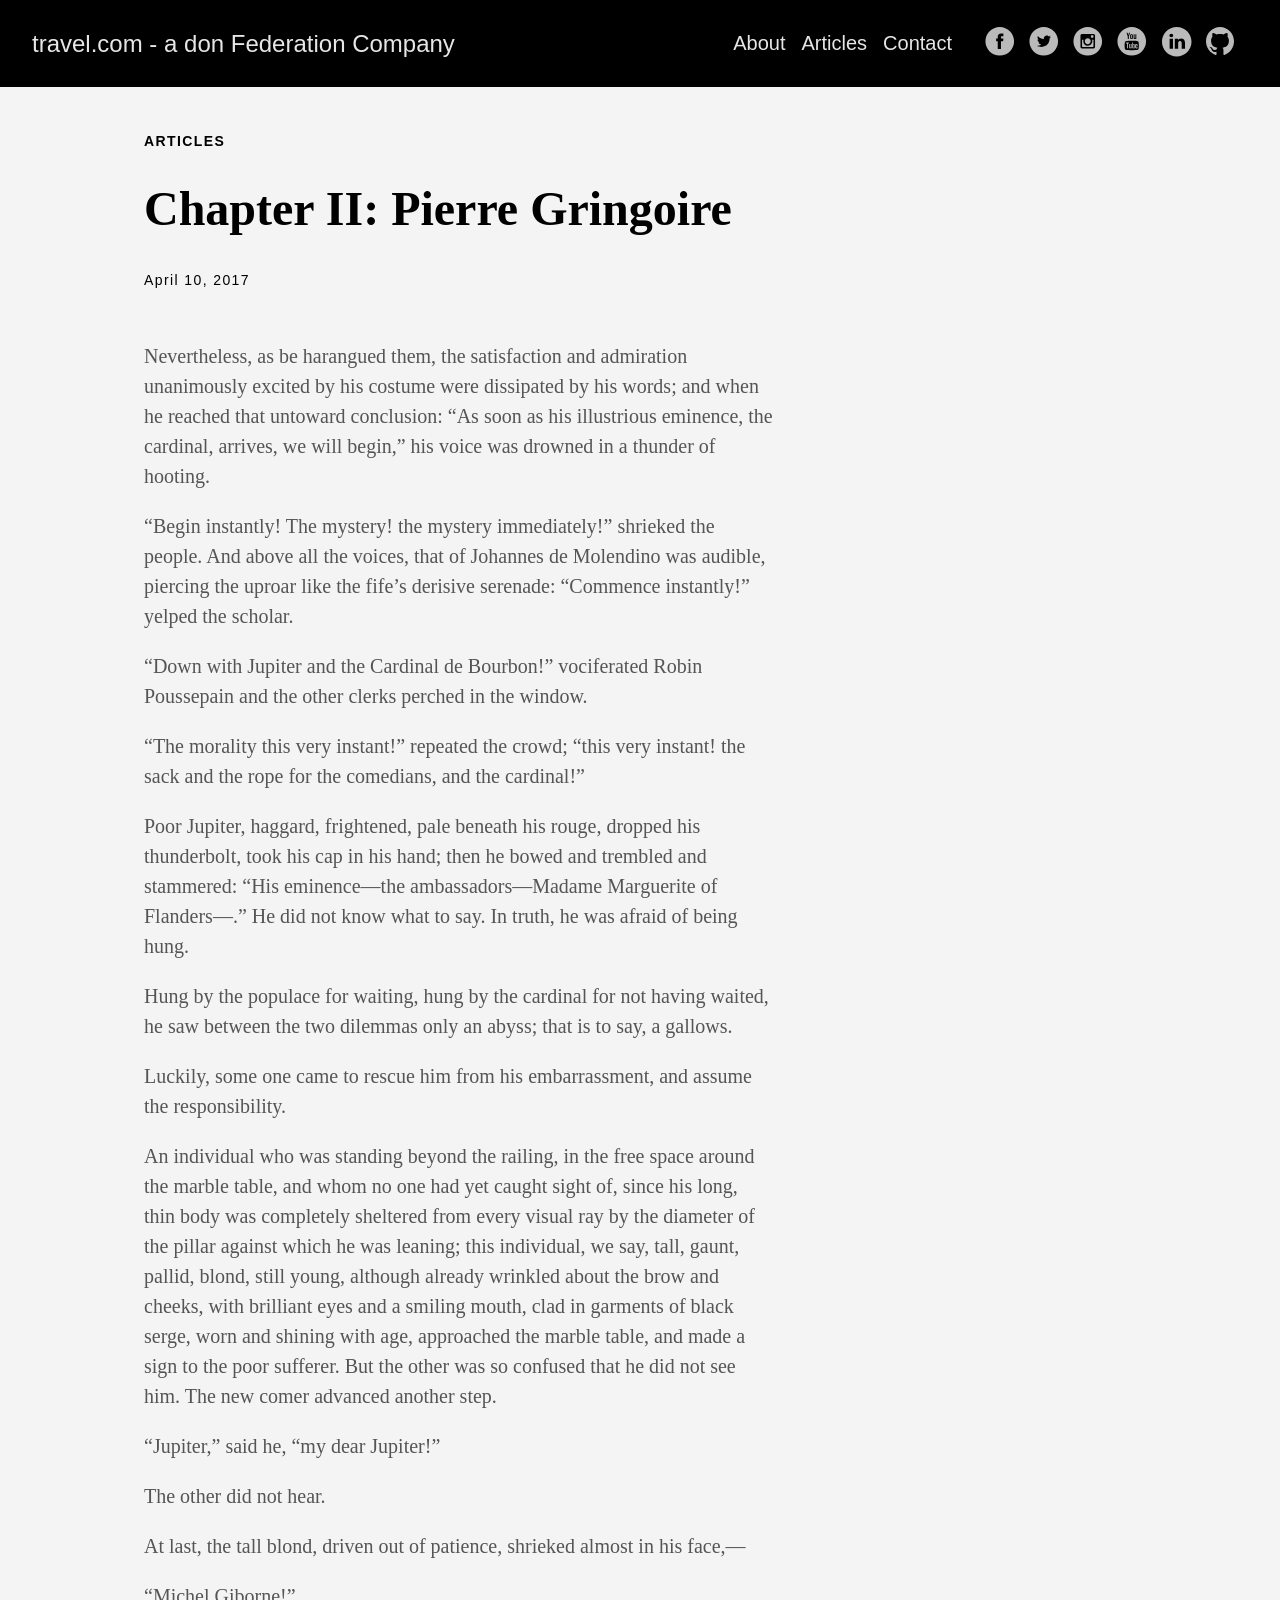
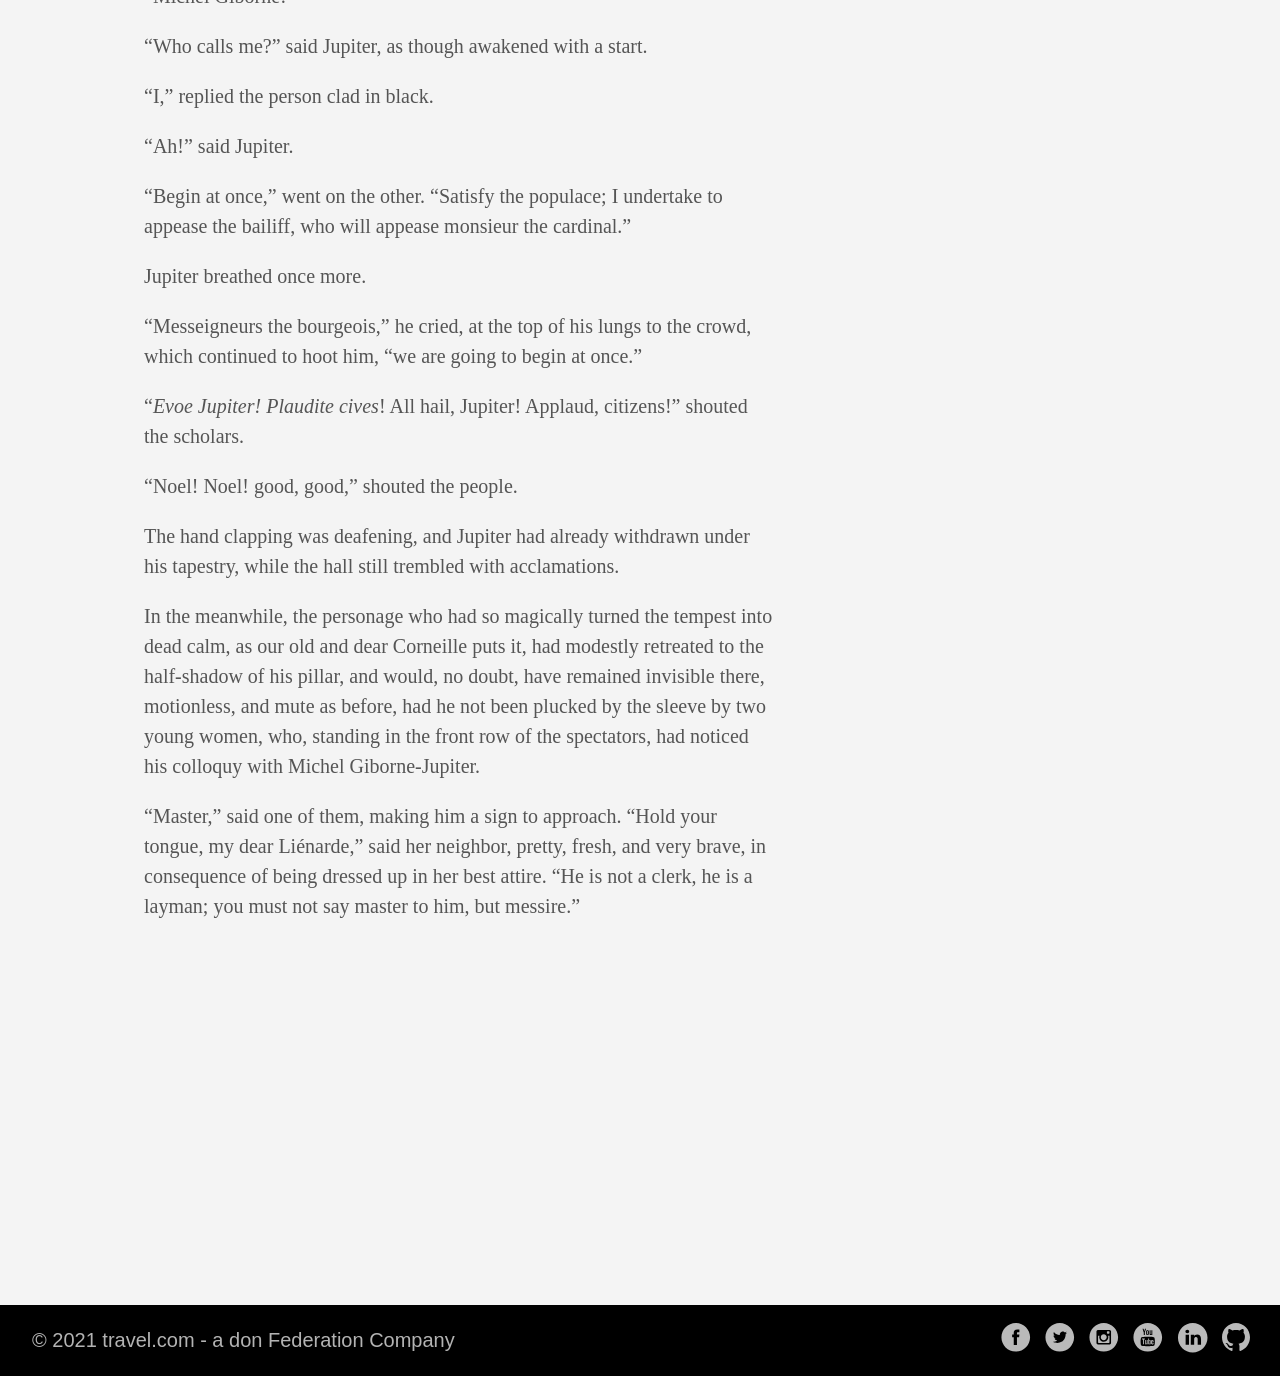
<file: post/chapter-2/index.html>
<!doctype html><html lang=en-us><head><meta charset=utf-8><meta http-equiv=x-ua-compatible content="IE=edge,chrome=1"><title>travel.com - a don Federation Company | Chapter II: Pierre Gringoire</title><meta name=HandheldFriendly content="True"><meta name=MobileOptimized content="320"><meta name=viewport content="width=device-width,minimum-scale=1"><meta name=generator content="Hugo 0.82.0"><meta name=ROBOTS content="NOINDEX, NOFOLLOW"><link href=/dist/css/app.d98f2eb6bcd1eaedb7edf166bd16af26.css rel=stylesheet><meta property="og:title" content="Chapter II: Pierre Gringoire"><meta property="og:description" content="Pierre Gringoire"><meta property="og:type" content="article"><meta property="og:url" content="https://example.com/post/chapter-2/"><meta property="article:section" content="post"><meta property="article:published_time" content="2017-04-10T11:00:59-04:00"><meta property="article:modified_time" content="2017-04-10T11:00:59-04:00"><meta itemprop=name content="Chapter II: Pierre Gringoire"><meta itemprop=description content="Pierre Gringoire"><meta itemprop=datePublished content="2017-04-10T11:00:59-04:00"><meta itemprop=dateModified content="2017-04-10T11:00:59-04:00"><meta itemprop=wordCount content="590"><meta itemprop=keywords content><meta name=twitter:card content="summary"><meta name=twitter:title content="Chapter II: Pierre Gringoire"><meta name=twitter:description content="Pierre Gringoire"></head><body class="ma0 avenir bg-near-white"><header><div class=bg-black><nav class="pv3 ph3 ph4-ns" role=navigation><div class="flex-l justify-between items-center center"><a href=https://example.com class="f3 fw2 hover-white no-underline white-90 dib">travel.com - a don Federation Company</a><div class="flex-l items-center"><ul class="pl0 mr3"><li class="list f5 f4-ns fw4 dib pr3"><a class="hover-white no-underline white-90" href=/about/ title="About page">About</a></li><li class="list f5 f4-ns fw4 dib pr3"><a class="hover-white no-underline white-90" href=/post/ title="Articles page">Articles</a></li><li class="list f5 f4-ns fw4 dib pr3"><a class="hover-white no-underline white-90" href=/contact/ title="Contact page">Contact</a></li></ul><a href=https://facebook.com/donPabloNow target=_blank class="link-transition facebook link dib z-999 pt3 pt0-l mr1" title="Facebook link" rel=noopener aria-label="follow on Facebook——Opens in a new window"><svg height="32" style="enable-background:new 0 0 67 67" viewBox="0 0 67 67" width="32" xmlns="http://www.w3.org/2000/svg" xmlns:xlink="http://www.w3.org/1999/xlink"><path d="M28.765 50.32h6.744V33.998h4.499l.596-5.624h-5.095l.007-2.816c0-1.466.14-2.253 2.244-2.253h2.812V17.68h-4.5c-5.405.0-7.307 2.729-7.307 7.317v3.377h-3.369v5.625h3.369V50.32zM33 64C16.432 64 3 50.569 3 34S16.432 4 33 4s30 13.431 30 30S49.568 64 33 64z" style="fill-rule:evenodd;clip-rule:evenodd"/></svg><span class=new-window><svg height="8" style="enable-background:new 0 0 1000 1000" viewBox="0 0 1e3 1e3" width="8" xmlns="http://www.w3.org/2000/svg" xmlns:xlink="http://www.w3.org/1999/xlink"><path d="M598 128h298v298h-86V274L392 692l-60-60 418-418H598v-86zM810 810V512h86v298c0 46-40 86-86 86H214c-48 0-86-40-86-86V214c0-46 38-86 86-86h298v86H214v596h596z" style="fill-rule:evenodd;clip-rule:evenodd;fill:"/></svg></span></a><a href=https://twitter.com/donPabloNow target=_blank class="link-transition twitter link dib z-999 pt3 pt0-l mr1" title="Twitter link" rel=noopener aria-label="follow on Twitter——Opens in a new window"><svg height="32" style="enable-background:new 0 0 67 67" viewBox="0 0 67 67" width="32" xmlns="http://www.w3.org/2000/svg" xmlns:xlink="http://www.w3.org/1999/xlink"><path d="M37.167 22.283c-2.619.953-4.274 3.411-4.086 6.101l.063 1.038-1.048-.127c-3.813-.487-7.145-2.139-9.974-4.915l-1.383-1.377-.356 1.017c-.754 2.267-.272 4.661 1.299 6.271.838.89.649 1.017-.796.487-.503-.169-.943-.296-.985-.233-.146.149.356 2.076.754 2.839.545 1.06 1.655 2.097 2.871 2.712l1.027.487-1.215.021c-1.173.0-1.215.021-1.089.467.419 1.377 2.074 2.839 3.918 3.475l1.299.444-1.131.678c-1.676.976-3.646 1.526-5.616 1.568C19.775 43.256 19 43.341 19 43.405c0 .211 2.557 1.397 4.044 1.864 4.463 1.377 9.765.783 13.746-1.568 2.829-1.673 5.657-5 6.978-8.221.713-1.716 1.425-4.851 1.425-6.354.0-.975.063-1.102 1.236-2.267.692-.678 1.341-1.419 1.467-1.631.21-.403.188-.403-.88-.043-1.781.636-2.033.551-1.152-.402.649-.678 1.425-1.907 1.425-2.267.0-.063-.314.042-.671.233-.377.212-1.215.53-1.844.72l-1.131.361-1.027-.7c-.566-.381-1.361-.805-1.781-.932C39.766 21.902 38.131 21.944 37.167 22.283zM33 64C16.432 64 3 50.569 3 34S16.432 4 33 4s30 13.431 30 30S49.568 64 33 64z" style="fill-rule:evenodd;clip-rule:evenodd;fill:"/></svg><span class=new-window><svg height="8" style="enable-background:new 0 0 1000 1000" viewBox="0 0 1e3 1e3" width="8" xmlns="http://www.w3.org/2000/svg" xmlns:xlink="http://www.w3.org/1999/xlink"><path d="M598 128h298v298h-86V274L392 692l-60-60 418-418H598v-86zM810 810V512h86v298c0 46-40 86-86 86H214c-48 0-86-40-86-86V214c0-46 38-86 86-86h298v86H214v596h596z" style="fill-rule:evenodd;clip-rule:evenodd;fill:"/></svg></span></a><a href=https://instagram.com/donPabloNow target=_blank class="link-transition instagram link dib z-999 pt3 pt0-l mr1" title="Instagram link" rel=noopener aria-label="follow on Instagram——Opens in a new window"><svg height="32" style="enable-background:new 0 0 67 67" viewBox="0 0 67 67" width="32" xmlns="http://www.w3.org/2000/svg" xmlns:xlink="http://www.w3.org/1999/xlink"><path d="M42.271 26.578v-.006c.502.0 1.005.01 1.508-.002.646-.017 1.172-.57 1.172-1.217.0-.963.0-1.927.0-2.89.0-.691-.547-1.24-1.236-1.241-.961.0-1.922-.001-2.883.0-.688.001-1.236.552-1.236 1.243-.001.955-.004 1.91.003 2.865.001.143.028.291.073.426.173.508.639.82 1.209.823C41.344 26.579 41.808 26.578 42.271 26.578zM33 27.817c-3.384-.002-6.135 2.721-6.182 6.089-.049 3.46 2.72 6.201 6.04 6.272 3.454.074 6.248-2.686 6.321-6.043C39.254 30.675 36.462 27.815 33 27.817zM21.046 31.116v.082c0 4.515-.001 9.03.0 13.545.0.649.562 1.208 1.212 1.208 7.16.001 14.319.001 21.479.0.656.0 1.215-.557 1.215-1.212.001-4.509.0-9.02.0-13.528v-.094H42.04c.411 1.313.537 2.651.376 4.014s-.601 2.631-1.316 3.803-1.644 2.145-2.779 2.918c-2.944 2.006-6.821 2.182-9.946.428-1.579-.885-2.819-2.12-3.685-3.713-1.289-2.373-1.495-4.865-.739-7.451C22.983 31.116 22.021 31.116 21.046 31.116zM45.205 49.255c.159-.026.318-.049.475-.083 1.246-.265 2.264-1.304 2.508-2.557.025-.137.045-.273.067-.409V21.794c-.021-.133-.04-.268-.065-.401-.268-1.367-1.396-2.428-2.78-2.618-.058-.007-.113-.02-.17-.03H20.761c-.147.027-.296.047-.441.08-1.352.308-2.352 1.396-2.545 2.766-.008.057-.02.114-.029.171V46.24c.028.154.05.311.085.465.299 1.322 1.427 2.347 2.77 2.52.064.008.13.021.195.03H45.205zM33 64C16.432 64 3 50.569 3 34S16.432 4 33 4s30 13.431 30 30S49.568 64 33 64z" style="fill-rule:evenodd;clip-rule:evenodd;fill:"/></svg><span class=new-window><svg height="8" style="enable-background:new 0 0 1000 1000" viewBox="0 0 1e3 1e3" width="8" xmlns="http://www.w3.org/2000/svg" xmlns:xlink="http://www.w3.org/1999/xlink"><path d="M598 128h298v298h-86V274L392 692l-60-60 418-418H598v-86zM810 810V512h86v298c0 46-40 86-86 86H214c-48 0-86-40-86-86V214c0-46 38-86 86-86h298v86H214v596h596z" style="fill-rule:evenodd;clip-rule:evenodd;fill:"/></svg></span></a><a href=https://youtube.com/c/donPabloNow target=_blank class="link-transition youtube link dib z-999 pt3 pt0-l mr1" title="Youtube link" rel=noopener aria-label="follow on Youtube——Opens in a new window"><svg height="32" style="enable-background:new 0 0 67 67" viewBox="0 0 67 67" width="32" xmlns="http://www.w3.org/2000/svg" xmlns:xlink="http://www.w3.org/1999/xlink"><path d="M42.527 41.34c-.278.0-.478.078-.6.244-.121.156-.18.424-.18.796v.896h1.543V42.38c0-.372-.062-.64-.185-.796C42.989 41.418 42.792 41.34 42.527 41.34zM36.509 41.309c.234.0.417.076.544.23.123.155.185.383.185.682v4.584c0 .286-.053.487-.153.611-.1.127-.256.189-.47.189-.148.0-.287-.033-.421-.096-.135-.062-.274-.171-.415-.313v-5.531c.119-.122.239-.213.36-.271C36.26 41.335 36.383 41.309 36.509 41.309zm5.239 3.349v1.672c0 .468.057.792.17.974.118.181.313.269.592.269.289.0.491-.076.606-.229.114-.153.175-.489.175-1.013v-.405h1.795v.456c0 .911-.217 1.596-.657 2.059-.435.459-1.089.687-1.958.687-.781.0-1.398-.242-1.847-.731-.448-.486-.676-1.157-.676-2.014v-3.986c0-.768.249-1.398.742-1.882.493-.484 1.128-.727 1.911-.727.799.0 1.413.225 1.843.674.429.448.642 1.093.642 1.935v2.264H41.748zm-3.125 3.837c-.271.336-.669.501-1.187.501-.343.0-.646-.062-.912-.192-.267-.129-.519-.327-.746-.601v.681h-1.764V36.852h1.764v3.875c.237-.27.485-.478.748-.616.267-.143.534-.212.805-.212.554.0.975.189 1.265.565.294.379.438.933.438 1.66v4.926C39.034 47.678 38.897 48.159 38.623 48.495zM30.958 48.884v-.976c-.325.361-.658.636-1.009.822-.349.191-.686.282-1.014.282-.405.0-.705-.129-.913-.396-.201-.266-.305-.658-.305-1.189v-7.422h1.744v6.809c0 .211.037.362.107.457.077.095.196.141.358.141.128.0.292-.062.488-.188.197-.125.375-.283.542-.475v-6.744H32.7v8.878H30.958zM24.916 38.6v10.284h-1.968V38.6h-2.034v-1.748h6.036V38.6H24.916zm8.078-5.622c0-.001 12.08.018 13.514 1.45 1.439 1.435 1.455 8.514 1.455 8.555.0.0-.012 7.117-1.455 8.556C45.074 52.969 32.994 53 32.994 53s-12.079-.031-13.516-1.462c-1.438-1.435-1.441-8.502-1.441-8.556.0-.041.004-7.12 1.441-8.555 1.438-1.431 13.516-1.45 13.516-1.449zm9.526-3.723h-1.966v-1.08c-.358.397-.736.703-1.13.909-.392.208-.771.312-1.14.312-.458.0-.797-.146-1.027-.437-.229-.291-.345-.727-.345-1.311v-8.172h1.962v7.497c0 .231.045.399.127.502.08.104.216.156.399.156.143.0.327-.069.548-.206.22-.137.423-.312.605-.527v-7.422h1.966V29.255zM31.847 27.588c.139.147.339.219.6.219.266.0.476-.075.634-.223.157-.152.235-.358.235-.618v-5.327c0-.214-.08-.387-.241-.519-.16-.131-.37-.196-.628-.196-.241.0-.435.065-.586.196-.148.132-.225.305-.225.519v5.327C31.636 27.233 31.708 27.439 31.847 27.588zm-1.439-7.685c.528-.449 1.241-.674 2.132-.674.812.0 1.48.237 2.001.711.517.473.777 1.083.777 1.828v5.051c0 .836-.255 1.491-.762 1.968-.513.476-1.212.714-2.106.714-.858.0-1.547-.246-2.064-.736-.513-.492-.772-1.152-.772-1.983v-5.068C29.613 20.954 29.877 20.351 30.408 19.903zM24.262 16h-2.229l2.634 8.003v5.252h2.213v-5.5L29.454 16h-2.25l-1.366 5.298h-.139L24.262 16zM33 64C16.432 64 3 50.569 3 34S16.432 4 33 4s30 13.431 30 30S49.568 64 33 64z" style="fill-rule:evenodd;clip-rule:evenodd;fill:"/></svg><span class=new-window><svg height="8" style="enable-background:new 0 0 1000 1000" viewBox="0 0 1e3 1e3" width="8" xmlns="http://www.w3.org/2000/svg" xmlns:xlink="http://www.w3.org/1999/xlink"><path d="M598 128h298v298h-86V274L392 692l-60-60 418-418H598v-86zM810 810V512h86v298c0 46-40 86-86 86H214c-48 0-86-40-86-86V214c0-46 38-86 86-86h298v86H214v596h596z" style="fill-rule:evenodd;clip-rule:evenodd;fill:"/></svg></span></a><a href=https://linkedin.com/in/donPabloNow target=_blank class="link-transition linkedin link dib z-999 pt3 pt0-l mr1" title="LinkedIn link" rel=noopener aria-label="follow on LinkedIn——Opens in a new window"><svg height="32" style="enable-background:new 0 0 65 65" viewBox="0 0 65 65" width="32" xmlns="http://www.w3.org/2000/svg" xmlns:xlink="http://www.w3.org/1999/xlink"><path d="M50.837 48.137V36.425c0-6.275-3.35-9.195-7.816-9.195-3.604.0-5.219 1.983-6.119 3.374V27.71h-6.79c.09 1.917.0 20.427.0 20.427h6.79V36.729c0-.609.044-1.219.224-1.655.49-1.22 1.607-2.483 3.482-2.483 2.458.0 3.44 1.873 3.44 4.618v10.929H50.837zM22.959 24.922c2.367.0 3.842-1.57 3.842-3.531-.044-2.003-1.475-3.528-3.797-3.528s-3.841 1.524-3.841 3.528c0 1.961 1.474 3.531 3.753 3.531H22.959zM34 64C17.432 64 4 50.568 4 34 4 17.431 17.432 4 34 4s30 13.431 30 30c0 16.568-13.432 30-30 30zM26.354 48.137V27.71h-6.789v20.427h6.789z" style="fill-rule:evenodd;clip-rule:evenodd;fill:"/></svg><span class=new-window><svg height="8" style="enable-background:new 0 0 1000 1000" viewBox="0 0 1e3 1e3" width="8" xmlns="http://www.w3.org/2000/svg" xmlns:xlink="http://www.w3.org/1999/xlink"><path d="M598 128h298v298h-86V274L392 692l-60-60 418-418H598v-86zM810 810V512h86v298c0 46-40 86-86 86H214c-48 0-86-40-86-86V214c0-46 38-86 86-86h298v86H214v596h596z" style="fill-rule:evenodd;clip-rule:evenodd;fill:"/></svg></span></a><a href=https://github.com/donPabloNow target=_blank class="link-transition github link dib z-999 pt3 pt0-l mr1" title="Github link" rel=noopener aria-label="follow on Github——Opens in a new window"><svg height="32" style="enable-background:new 0 0 512 512" viewBox="0 0 512 512" width="32" xmlns="http://www.w3.org/2000/svg" xmlns:xlink="http://www.w3.org/1999/xlink"><path d="M256 32C132.3 32 32 134.8 32 261.7c0 101.5 64.2 187.5 153.2 217.9 11.2 2.1 15.3-5 15.3-11.1.0-5.5-.2-19.9-.3-39.1-62.3 13.9-75.5-30.8-75.5-30.8-10.2-26.5-24.9-33.6-24.9-33.6-20.3-14.3 1.5-14 1.5-14 22.5 1.6 34.3 23.7 34.3 23.7 20 35.1 52.4 25 65.2 19.1 2-14.8 7.8-25 14.2-30.7-49.7-5.8-102-25.5-102-113.5.0-25.1 8.7-45.6 23-61.6-2.3-5.8-10-29.2 2.2-60.8.0.0 18.8-6.2 61.6 23.5 17.9-5.1 37-7.6 56.1-7.7 19 .1 38.2 2.6 56.1 7.7 42.8-29.7 61.5-23.5 61.5-23.5 12.2 31.6 4.5 55 2.2 60.8 14.3 16.1 23 36.6 23 61.6.0 88.2-52.4 107.6-102.3 113.3 8 7.1 15.2 21.1 15.2 42.5.0 30.7-.3 55.5-.3 63 0 6.1 4 13.3 15.4 11C415.9 449.1 480 363.1 480 261.7 480 134.8 379.7 32 256 32z"/></svg><span class=new-window><svg height="8" style="enable-background:new 0 0 1000 1000" viewBox="0 0 1e3 1e3" width="8" xmlns="http://www.w3.org/2000/svg" xmlns:xlink="http://www.w3.org/1999/xlink"><path d="M598 128h298v298h-86V274L392 692l-60-60 418-418H598v-86zM810 810V512h86v298c0 46-40 86-86 86H214c-48 0-86-40-86-86V214c0-46 38-86 86-86h298v86H214v596h596z" style="fill-rule:evenodd;clip-rule:evenodd;fill:"/></svg></span></a></div></div></nav></div></header><main class=pb7 role=main><article class="flex-l flex-wrap justify-between mw8 center ph3"><header class="mt4 w-100"><p class="f6 b helvetica tracked">ARTICLES</p><h1 class="f1 athelas mb1">Chapter II: Pierre Gringoire</h1><time class="f6 mv4 dib tracked" datetime=2017-04-10T11:00:59-04:00>April 10, 2017</time></header><section class="nested-copy-line-height lh-copy serif f4 nested-links nested-img mid-gray pr4-l w-two-thirds-l"><p>Nevertheless, as be harangued them, the satisfaction and admiration
unanimously excited by his costume were dissipated by his words; and when
he reached that untoward conclusion: “As soon as his illustrious eminence,
the cardinal, arrives, we will begin,” his voice was drowned in a thunder
of hooting.</p><p>“Begin instantly! The mystery! the mystery immediately!” shrieked the
people. And above all the voices, that of Johannes de Molendino was
audible, piercing the uproar like the fife’s derisive serenade: “Commence
instantly!” yelped the scholar.</p><p>“Down with Jupiter and the Cardinal de Bourbon!” vociferated Robin
Poussepain and the other clerks perched in the window.</p><p>“The morality this very instant!” repeated the crowd; “this very instant!
the sack and the rope for the comedians, and the cardinal!”</p><p>Poor Jupiter, haggard, frightened, pale beneath his rouge, dropped his
thunderbolt, took his cap in his hand; then he bowed and trembled and
stammered: “His eminence—the ambassadors—Madame Marguerite of
Flanders—.” He did not know what to say. In truth, he was afraid of
being hung.</p><p>Hung by the populace for waiting, hung by the cardinal for not having
waited, he saw between the two dilemmas only an abyss; that is to say, a
gallows.</p><p>Luckily, some one came to rescue him from his embarrassment, and assume
the responsibility.</p><p>An individual who was standing beyond the railing, in the free space
around the marble table, and whom no one had yet caught sight of, since
his long, thin body was completely sheltered from every visual ray by the
diameter of the pillar against which he was leaning; this individual, we
say, tall, gaunt, pallid, blond, still young, although already wrinkled
about the brow and cheeks, with brilliant eyes and a smiling mouth, clad
in garments of black serge, worn and shining with age, approached the
marble table, and made a sign to the poor sufferer. But the other was so
confused that he did not see him. The new comer advanced another step.</p><p>“Jupiter,” said he, “my dear Jupiter!”</p><p>The other did not hear.</p><p>At last, the tall blond, driven out of patience, shrieked almost in his
face,—</p><p>“Michel Giborne!”</p><p>“Who calls me?” said Jupiter, as though awakened with a start.</p><p>“I,” replied the person clad in black.</p><p>“Ah!” said Jupiter.</p><p>“Begin at once,” went on the other. “Satisfy the populace; I undertake to
appease the bailiff, who will appease monsieur the cardinal.”</p><p>Jupiter breathed once more.</p><p>“Messeigneurs the bourgeois,” he cried, at the top of his lungs to the
crowd, which continued to hoot him, “we are going to begin at once.”</p><p>“<em>Evoe Jupiter! Plaudite cives</em>! All hail, Jupiter! Applaud,
citizens!” shouted the scholars.</p><p>“Noel! Noel! good, good,” shouted the people.</p><p>The hand clapping was deafening, and Jupiter had already withdrawn under
his tapestry, while the hall still trembled with acclamations.</p><p>In the meanwhile, the personage who had so magically turned the tempest
into dead calm, as our old and dear Corneille puts it, had modestly
retreated to the half-shadow of his pillar, and would, no doubt, have
remained invisible there, motionless, and mute as before, had he not been
plucked by the sleeve by two young women, who, standing in the front row
of the spectators, had noticed his colloquy with Michel Giborne-Jupiter.</p><p>“Master,” said one of them, making him a sign to approach. “Hold your
tongue, my dear Liénarde,” said her neighbor, pretty, fresh, and very
brave, in consequence of being dressed up in her best attire. “He is not a
clerk, he is a layman; you must not say master to him, but messire.”</p><ul class=pa0></ul><div class=mt6></div></section><aside class="w-30-l mt6-l"></aside></article></main><footer class="bg-black bottom-0 w-100 pa3" role=contentinfo><div class="flex justify-between"><a class="f4 fw4 hover-white no-underline white-70 dn dib-ns pv2 ph3" href=https://example.com>&copy; 2021 travel.com - a don Federation Company</a><div><a href=https://facebook.com/donPabloNow target=_blank class="link-transition facebook link dib z-999 pt3 pt0-l mr1" title="Facebook link" rel=noopener aria-label="follow on Facebook——Opens in a new window"><svg height="32" style="enable-background:new 0 0 67 67" viewBox="0 0 67 67" width="32" xmlns="http://www.w3.org/2000/svg" xmlns:xlink="http://www.w3.org/1999/xlink"><path d="M28.765 50.32h6.744V33.998h4.499l.596-5.624h-5.095l.007-2.816c0-1.466.14-2.253 2.244-2.253h2.812V17.68h-4.5c-5.405.0-7.307 2.729-7.307 7.317v3.377h-3.369v5.625h3.369V50.32zM33 64C16.432 64 3 50.569 3 34S16.432 4 33 4s30 13.431 30 30S49.568 64 33 64z" style="fill-rule:evenodd;clip-rule:evenodd"/></svg><span class=new-window><svg height="8" style="enable-background:new 0 0 1000 1000" viewBox="0 0 1e3 1e3" width="8" xmlns="http://www.w3.org/2000/svg" xmlns:xlink="http://www.w3.org/1999/xlink"><path d="M598 128h298v298h-86V274L392 692l-60-60 418-418H598v-86zM810 810V512h86v298c0 46-40 86-86 86H214c-48 0-86-40-86-86V214c0-46 38-86 86-86h298v86H214v596h596z" style="fill-rule:evenodd;clip-rule:evenodd;fill:"/></svg></span></a><a href=https://twitter.com/donPabloNow target=_blank class="link-transition twitter link dib z-999 pt3 pt0-l mr1" title="Twitter link" rel=noopener aria-label="follow on Twitter——Opens in a new window"><svg height="32" style="enable-background:new 0 0 67 67" viewBox="0 0 67 67" width="32" xmlns="http://www.w3.org/2000/svg" xmlns:xlink="http://www.w3.org/1999/xlink"><path d="M37.167 22.283c-2.619.953-4.274 3.411-4.086 6.101l.063 1.038-1.048-.127c-3.813-.487-7.145-2.139-9.974-4.915l-1.383-1.377-.356 1.017c-.754 2.267-.272 4.661 1.299 6.271.838.89.649 1.017-.796.487-.503-.169-.943-.296-.985-.233-.146.149.356 2.076.754 2.839.545 1.06 1.655 2.097 2.871 2.712l1.027.487-1.215.021c-1.173.0-1.215.021-1.089.467.419 1.377 2.074 2.839 3.918 3.475l1.299.444-1.131.678c-1.676.976-3.646 1.526-5.616 1.568C19.775 43.256 19 43.341 19 43.405c0 .211 2.557 1.397 4.044 1.864 4.463 1.377 9.765.783 13.746-1.568 2.829-1.673 5.657-5 6.978-8.221.713-1.716 1.425-4.851 1.425-6.354.0-.975.063-1.102 1.236-2.267.692-.678 1.341-1.419 1.467-1.631.21-.403.188-.403-.88-.043-1.781.636-2.033.551-1.152-.402.649-.678 1.425-1.907 1.425-2.267.0-.063-.314.042-.671.233-.377.212-1.215.53-1.844.72l-1.131.361-1.027-.7c-.566-.381-1.361-.805-1.781-.932C39.766 21.902 38.131 21.944 37.167 22.283zM33 64C16.432 64 3 50.569 3 34S16.432 4 33 4s30 13.431 30 30S49.568 64 33 64z" style="fill-rule:evenodd;clip-rule:evenodd;fill:"/></svg><span class=new-window><svg height="8" style="enable-background:new 0 0 1000 1000" viewBox="0 0 1e3 1e3" width="8" xmlns="http://www.w3.org/2000/svg" xmlns:xlink="http://www.w3.org/1999/xlink"><path d="M598 128h298v298h-86V274L392 692l-60-60 418-418H598v-86zM810 810V512h86v298c0 46-40 86-86 86H214c-48 0-86-40-86-86V214c0-46 38-86 86-86h298v86H214v596h596z" style="fill-rule:evenodd;clip-rule:evenodd;fill:"/></svg></span></a><a href=https://instagram.com/donPabloNow target=_blank class="link-transition instagram link dib z-999 pt3 pt0-l mr1" title="Instagram link" rel=noopener aria-label="follow on Instagram——Opens in a new window"><svg height="32" style="enable-background:new 0 0 67 67" viewBox="0 0 67 67" width="32" xmlns="http://www.w3.org/2000/svg" xmlns:xlink="http://www.w3.org/1999/xlink"><path d="M42.271 26.578v-.006c.502.0 1.005.01 1.508-.002.646-.017 1.172-.57 1.172-1.217.0-.963.0-1.927.0-2.89.0-.691-.547-1.24-1.236-1.241-.961.0-1.922-.001-2.883.0-.688.001-1.236.552-1.236 1.243-.001.955-.004 1.91.003 2.865.001.143.028.291.073.426.173.508.639.82 1.209.823C41.344 26.579 41.808 26.578 42.271 26.578zM33 27.817c-3.384-.002-6.135 2.721-6.182 6.089-.049 3.46 2.72 6.201 6.04 6.272 3.454.074 6.248-2.686 6.321-6.043C39.254 30.675 36.462 27.815 33 27.817zM21.046 31.116v.082c0 4.515-.001 9.03.0 13.545.0.649.562 1.208 1.212 1.208 7.16.001 14.319.001 21.479.0.656.0 1.215-.557 1.215-1.212.001-4.509.0-9.02.0-13.528v-.094H42.04c.411 1.313.537 2.651.376 4.014s-.601 2.631-1.316 3.803-1.644 2.145-2.779 2.918c-2.944 2.006-6.821 2.182-9.946.428-1.579-.885-2.819-2.12-3.685-3.713-1.289-2.373-1.495-4.865-.739-7.451C22.983 31.116 22.021 31.116 21.046 31.116zM45.205 49.255c.159-.026.318-.049.475-.083 1.246-.265 2.264-1.304 2.508-2.557.025-.137.045-.273.067-.409V21.794c-.021-.133-.04-.268-.065-.401-.268-1.367-1.396-2.428-2.78-2.618-.058-.007-.113-.02-.17-.03H20.761c-.147.027-.296.047-.441.08-1.352.308-2.352 1.396-2.545 2.766-.008.057-.02.114-.029.171V46.24c.028.154.05.311.085.465.299 1.322 1.427 2.347 2.77 2.52.064.008.13.021.195.03H45.205zM33 64C16.432 64 3 50.569 3 34S16.432 4 33 4s30 13.431 30 30S49.568 64 33 64z" style="fill-rule:evenodd;clip-rule:evenodd;fill:"/></svg><span class=new-window><svg height="8" style="enable-background:new 0 0 1000 1000" viewBox="0 0 1e3 1e3" width="8" xmlns="http://www.w3.org/2000/svg" xmlns:xlink="http://www.w3.org/1999/xlink"><path d="M598 128h298v298h-86V274L392 692l-60-60 418-418H598v-86zM810 810V512h86v298c0 46-40 86-86 86H214c-48 0-86-40-86-86V214c0-46 38-86 86-86h298v86H214v596h596z" style="fill-rule:evenodd;clip-rule:evenodd;fill:"/></svg></span></a><a href=https://youtube.com/c/donPabloNow target=_blank class="link-transition youtube link dib z-999 pt3 pt0-l mr1" title="Youtube link" rel=noopener aria-label="follow on Youtube——Opens in a new window"><svg height="32" style="enable-background:new 0 0 67 67" viewBox="0 0 67 67" width="32" xmlns="http://www.w3.org/2000/svg" xmlns:xlink="http://www.w3.org/1999/xlink"><path d="M42.527 41.34c-.278.0-.478.078-.6.244-.121.156-.18.424-.18.796v.896h1.543V42.38c0-.372-.062-.64-.185-.796C42.989 41.418 42.792 41.34 42.527 41.34zM36.509 41.309c.234.0.417.076.544.23.123.155.185.383.185.682v4.584c0 .286-.053.487-.153.611-.1.127-.256.189-.47.189-.148.0-.287-.033-.421-.096-.135-.062-.274-.171-.415-.313v-5.531c.119-.122.239-.213.36-.271C36.26 41.335 36.383 41.309 36.509 41.309zm5.239 3.349v1.672c0 .468.057.792.17.974.118.181.313.269.592.269.289.0.491-.076.606-.229.114-.153.175-.489.175-1.013v-.405h1.795v.456c0 .911-.217 1.596-.657 2.059-.435.459-1.089.687-1.958.687-.781.0-1.398-.242-1.847-.731-.448-.486-.676-1.157-.676-2.014v-3.986c0-.768.249-1.398.742-1.882.493-.484 1.128-.727 1.911-.727.799.0 1.413.225 1.843.674.429.448.642 1.093.642 1.935v2.264H41.748zm-3.125 3.837c-.271.336-.669.501-1.187.501-.343.0-.646-.062-.912-.192-.267-.129-.519-.327-.746-.601v.681h-1.764V36.852h1.764v3.875c.237-.27.485-.478.748-.616.267-.143.534-.212.805-.212.554.0.975.189 1.265.565.294.379.438.933.438 1.66v4.926C39.034 47.678 38.897 48.159 38.623 48.495zM30.958 48.884v-.976c-.325.361-.658.636-1.009.822-.349.191-.686.282-1.014.282-.405.0-.705-.129-.913-.396-.201-.266-.305-.658-.305-1.189v-7.422h1.744v6.809c0 .211.037.362.107.457.077.095.196.141.358.141.128.0.292-.062.488-.188.197-.125.375-.283.542-.475v-6.744H32.7v8.878H30.958zM24.916 38.6v10.284h-1.968V38.6h-2.034v-1.748h6.036V38.6H24.916zm8.078-5.622c0-.001 12.08.018 13.514 1.45 1.439 1.435 1.455 8.514 1.455 8.555.0.0-.012 7.117-1.455 8.556C45.074 52.969 32.994 53 32.994 53s-12.079-.031-13.516-1.462c-1.438-1.435-1.441-8.502-1.441-8.556.0-.041.004-7.12 1.441-8.555 1.438-1.431 13.516-1.45 13.516-1.449zm9.526-3.723h-1.966v-1.08c-.358.397-.736.703-1.13.909-.392.208-.771.312-1.14.312-.458.0-.797-.146-1.027-.437-.229-.291-.345-.727-.345-1.311v-8.172h1.962v7.497c0 .231.045.399.127.502.08.104.216.156.399.156.143.0.327-.069.548-.206.22-.137.423-.312.605-.527v-7.422h1.966V29.255zM31.847 27.588c.139.147.339.219.6.219.266.0.476-.075.634-.223.157-.152.235-.358.235-.618v-5.327c0-.214-.08-.387-.241-.519-.16-.131-.37-.196-.628-.196-.241.0-.435.065-.586.196-.148.132-.225.305-.225.519v5.327C31.636 27.233 31.708 27.439 31.847 27.588zm-1.439-7.685c.528-.449 1.241-.674 2.132-.674.812.0 1.48.237 2.001.711.517.473.777 1.083.777 1.828v5.051c0 .836-.255 1.491-.762 1.968-.513.476-1.212.714-2.106.714-.858.0-1.547-.246-2.064-.736-.513-.492-.772-1.152-.772-1.983v-5.068C29.613 20.954 29.877 20.351 30.408 19.903zM24.262 16h-2.229l2.634 8.003v5.252h2.213v-5.5L29.454 16h-2.25l-1.366 5.298h-.139L24.262 16zM33 64C16.432 64 3 50.569 3 34S16.432 4 33 4s30 13.431 30 30S49.568 64 33 64z" style="fill-rule:evenodd;clip-rule:evenodd;fill:"/></svg><span class=new-window><svg height="8" style="enable-background:new 0 0 1000 1000" viewBox="0 0 1e3 1e3" width="8" xmlns="http://www.w3.org/2000/svg" xmlns:xlink="http://www.w3.org/1999/xlink"><path d="M598 128h298v298h-86V274L392 692l-60-60 418-418H598v-86zM810 810V512h86v298c0 46-40 86-86 86H214c-48 0-86-40-86-86V214c0-46 38-86 86-86h298v86H214v596h596z" style="fill-rule:evenodd;clip-rule:evenodd;fill:"/></svg></span></a><a href=https://linkedin.com/in/donPabloNow target=_blank class="link-transition linkedin link dib z-999 pt3 pt0-l mr1" title="LinkedIn link" rel=noopener aria-label="follow on LinkedIn——Opens in a new window"><svg height="32" style="enable-background:new 0 0 65 65" viewBox="0 0 65 65" width="32" xmlns="http://www.w3.org/2000/svg" xmlns:xlink="http://www.w3.org/1999/xlink"><path d="M50.837 48.137V36.425c0-6.275-3.35-9.195-7.816-9.195-3.604.0-5.219 1.983-6.119 3.374V27.71h-6.79c.09 1.917.0 20.427.0 20.427h6.79V36.729c0-.609.044-1.219.224-1.655.49-1.22 1.607-2.483 3.482-2.483 2.458.0 3.44 1.873 3.44 4.618v10.929H50.837zM22.959 24.922c2.367.0 3.842-1.57 3.842-3.531-.044-2.003-1.475-3.528-3.797-3.528s-3.841 1.524-3.841 3.528c0 1.961 1.474 3.531 3.753 3.531H22.959zM34 64C17.432 64 4 50.568 4 34 4 17.431 17.432 4 34 4s30 13.431 30 30c0 16.568-13.432 30-30 30zM26.354 48.137V27.71h-6.789v20.427h6.789z" style="fill-rule:evenodd;clip-rule:evenodd;fill:"/></svg><span class=new-window><svg height="8" style="enable-background:new 0 0 1000 1000" viewBox="0 0 1e3 1e3" width="8" xmlns="http://www.w3.org/2000/svg" xmlns:xlink="http://www.w3.org/1999/xlink"><path d="M598 128h298v298h-86V274L392 692l-60-60 418-418H598v-86zM810 810V512h86v298c0 46-40 86-86 86H214c-48 0-86-40-86-86V214c0-46 38-86 86-86h298v86H214v596h596z" style="fill-rule:evenodd;clip-rule:evenodd;fill:"/></svg></span></a><a href=https://github.com/donPabloNow target=_blank class="link-transition github link dib z-999 pt3 pt0-l mr1" title="Github link" rel=noopener aria-label="follow on Github——Opens in a new window"><svg height="32" style="enable-background:new 0 0 512 512" viewBox="0 0 512 512" width="32" xmlns="http://www.w3.org/2000/svg" xmlns:xlink="http://www.w3.org/1999/xlink"><path d="M256 32C132.3 32 32 134.8 32 261.7c0 101.5 64.2 187.5 153.2 217.9 11.2 2.1 15.3-5 15.3-11.1.0-5.5-.2-19.9-.3-39.1-62.3 13.9-75.5-30.8-75.5-30.8-10.2-26.5-24.9-33.6-24.9-33.6-20.3-14.3 1.5-14 1.5-14 22.5 1.6 34.3 23.7 34.3 23.7 20 35.1 52.4 25 65.2 19.1 2-14.8 7.8-25 14.2-30.7-49.7-5.8-102-25.5-102-113.5.0-25.1 8.7-45.6 23-61.6-2.3-5.8-10-29.2 2.2-60.8.0.0 18.8-6.2 61.6 23.5 17.9-5.1 37-7.6 56.1-7.7 19 .1 38.2 2.6 56.1 7.7 42.8-29.7 61.5-23.5 61.5-23.5 12.2 31.6 4.5 55 2.2 60.8 14.3 16.1 23 36.6 23 61.6.0 88.2-52.4 107.6-102.3 113.3 8 7.1 15.2 21.1 15.2 42.5.0 30.7-.3 55.5-.3 63 0 6.1 4 13.3 15.4 11C415.9 449.1 480 363.1 480 261.7 480 134.8 379.7 32 256 32z"/></svg><span class=new-window><svg height="8" style="enable-background:new 0 0 1000 1000" viewBox="0 0 1e3 1e3" width="8" xmlns="http://www.w3.org/2000/svg" xmlns:xlink="http://www.w3.org/1999/xlink"><path d="M598 128h298v298h-86V274L392 692l-60-60 418-418H598v-86zM810 810V512h86v298c0 46-40 86-86 86H214c-48 0-86-40-86-86V214c0-46 38-86 86-86h298v86H214v596h596z" style="fill-rule:evenodd;clip-rule:evenodd;fill:"/></svg></span></a></div></div></footer><script src=/dist/js/app.3fc0f988d21662902933.js></script></body></html>
</file>
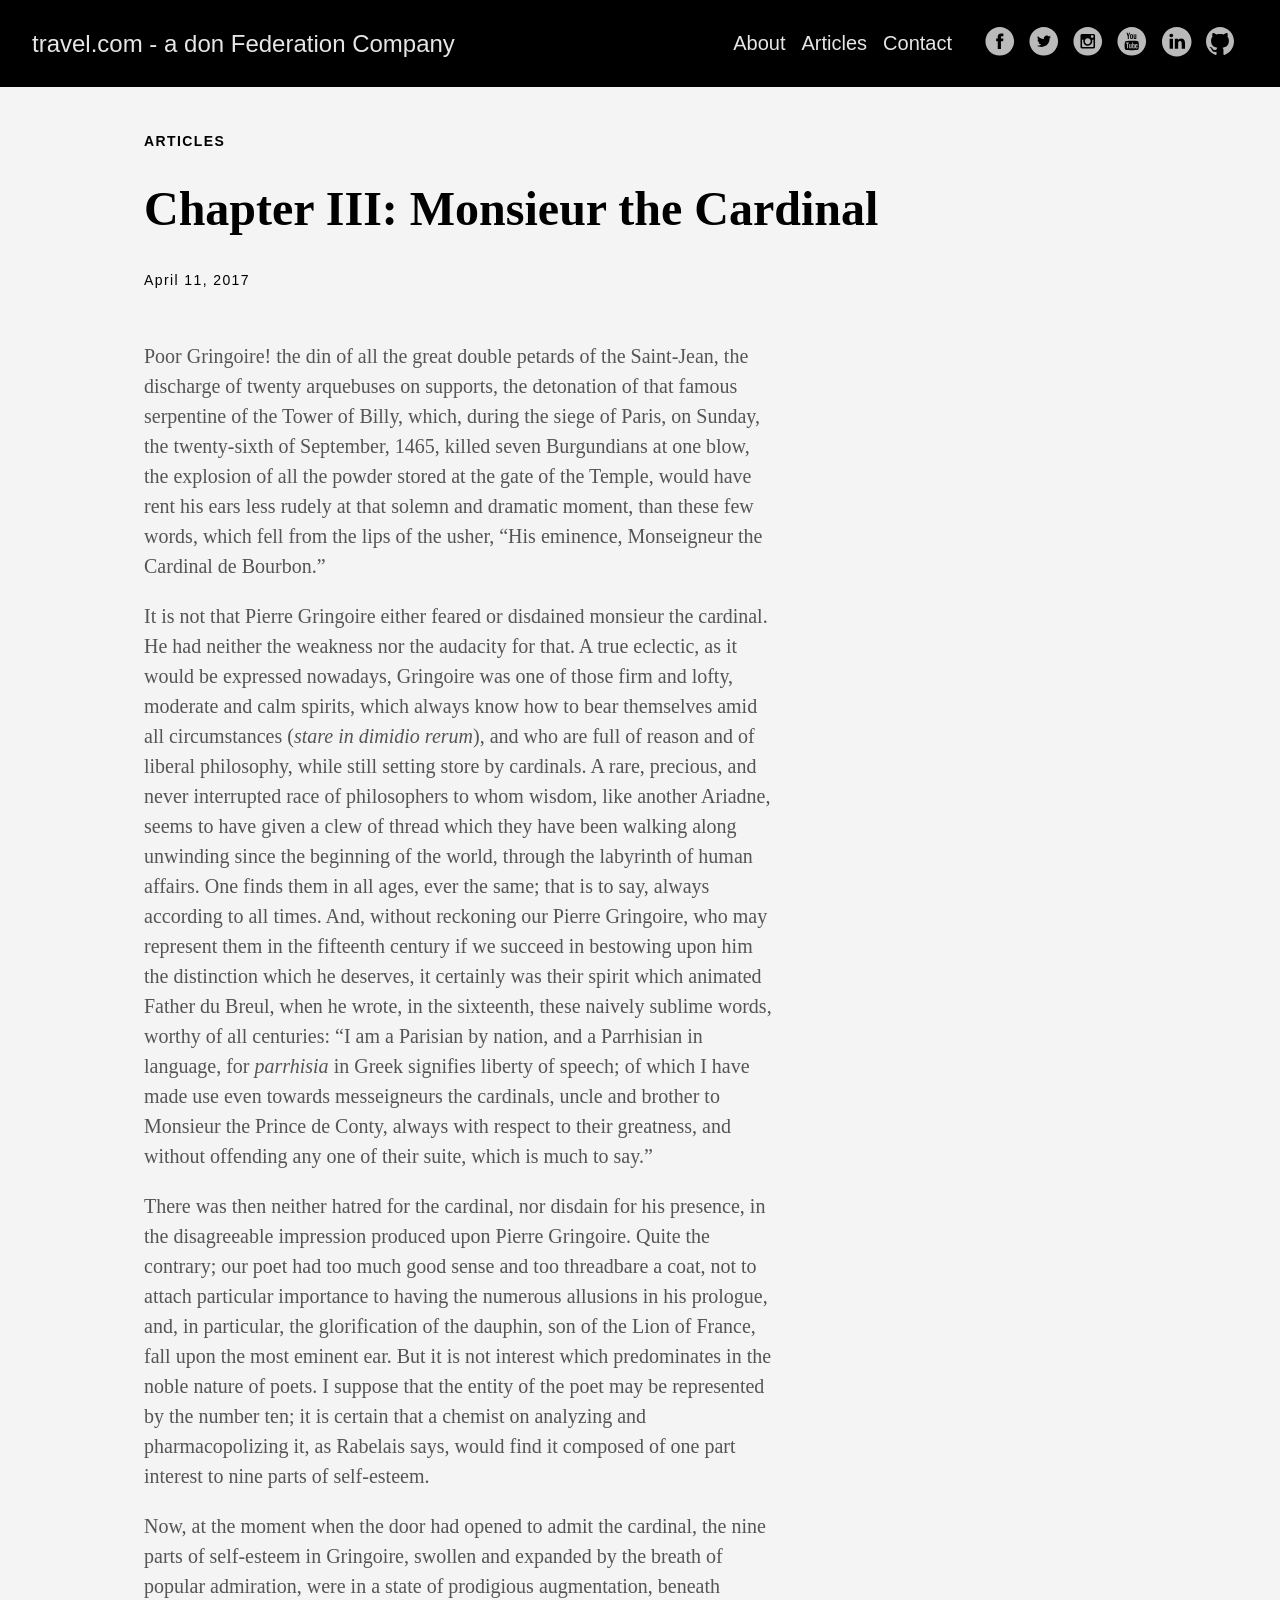
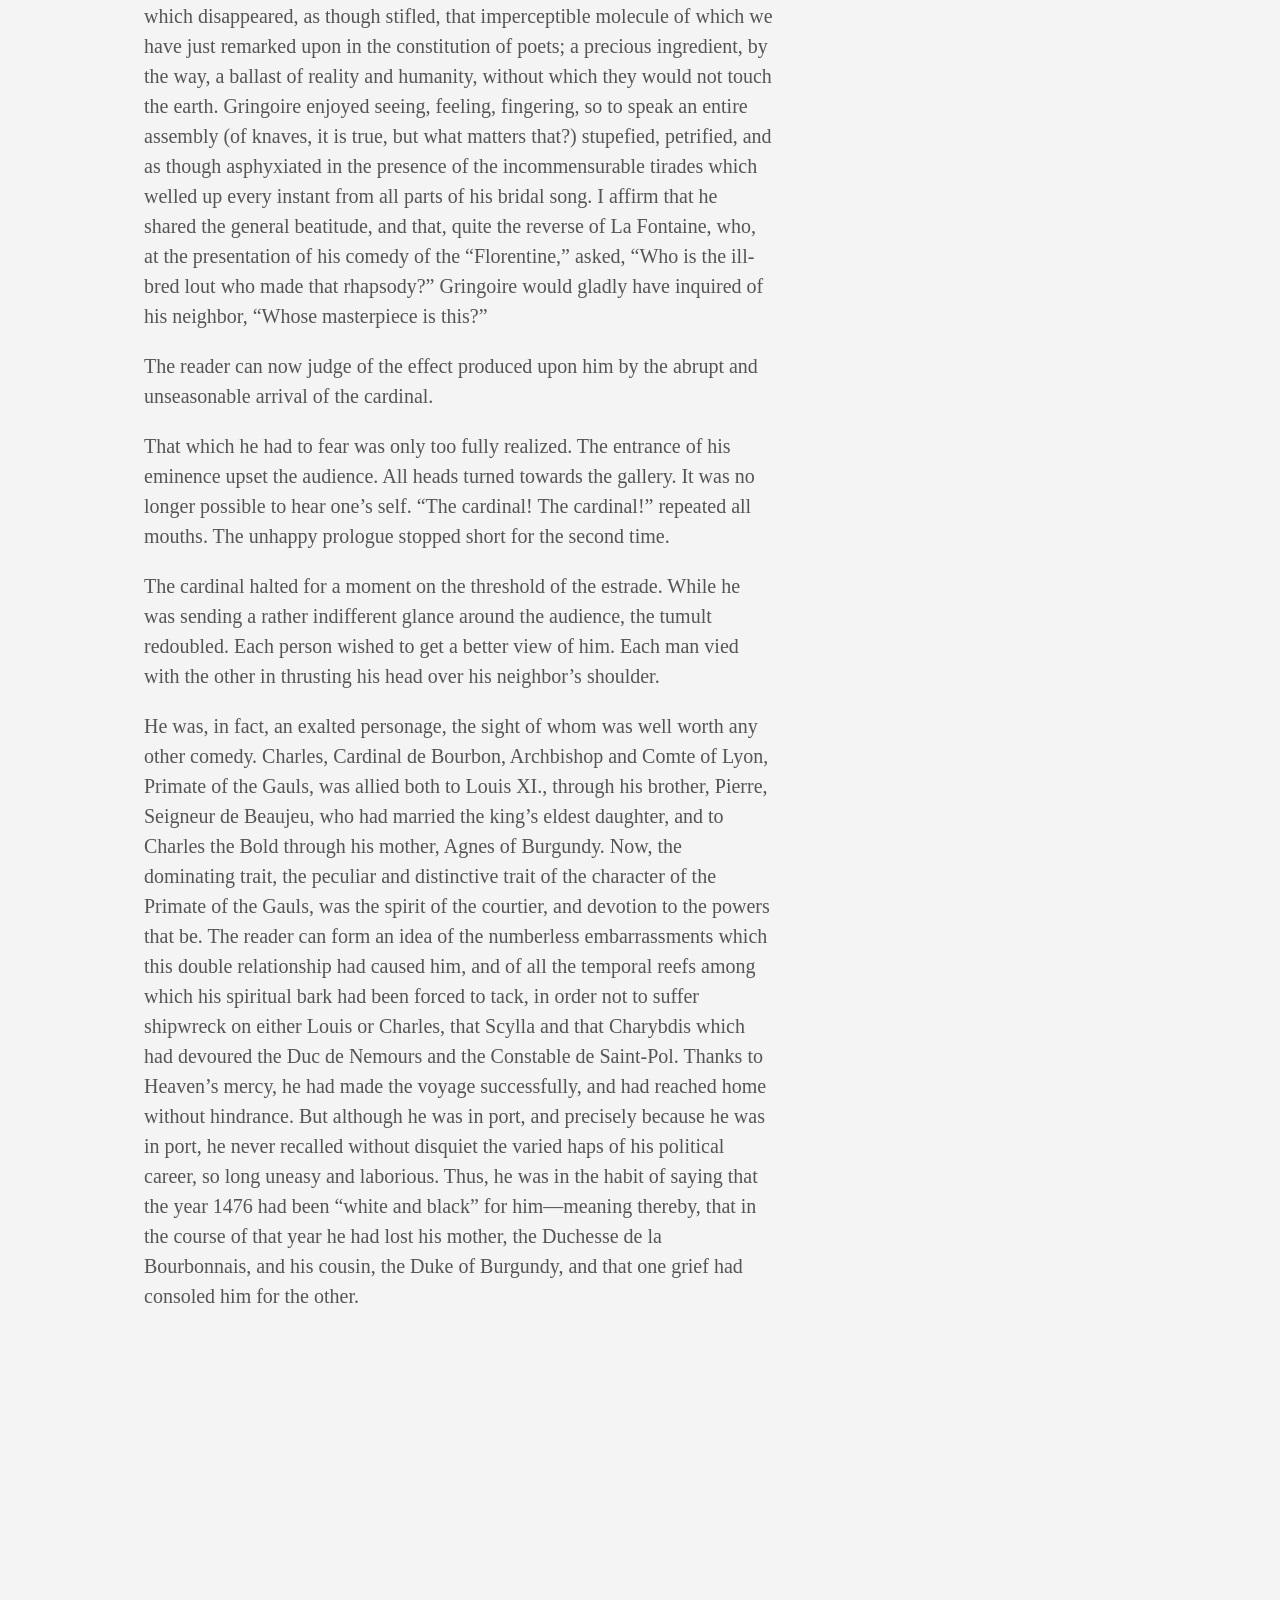
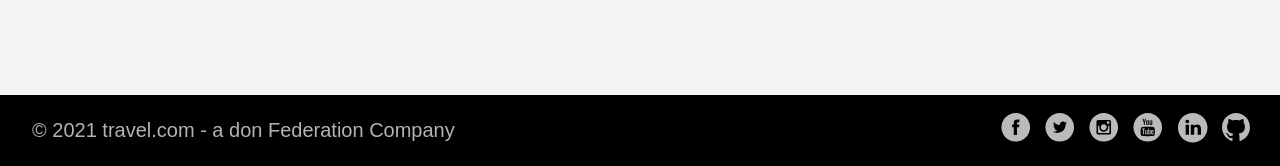
<file: post/chapter-3/index.html>
<!doctype html><html lang=en-us><head><meta charset=utf-8><meta http-equiv=x-ua-compatible content="IE=edge,chrome=1"><title>travel.com - a don Federation Company | Chapter III: Monsieur the Cardinal</title><meta name=HandheldFriendly content="True"><meta name=MobileOptimized content="320"><meta name=viewport content="width=device-width,minimum-scale=1"><meta name=generator content="Hugo 0.82.0"><meta name=ROBOTS content="NOINDEX, NOFOLLOW"><link href=/dist/css/app.d98f2eb6bcd1eaedb7edf166bd16af26.css rel=stylesheet><meta property="og:title" content="Chapter III: Monsieur the Cardinal"><meta property="og:description" content="Monsieur the Cardinal"><meta property="og:type" content="article"><meta property="og:url" content="https://example.com/post/chapter-3/"><meta property="article:section" content="post"><meta property="article:published_time" content="2017-04-11T11:13:32-04:00"><meta property="article:modified_time" content="2017-04-11T11:13:32-04:00"><meta itemprop=name content="Chapter III: Monsieur the Cardinal"><meta itemprop=description content="Monsieur the Cardinal"><meta itemprop=datePublished content="2017-04-11T11:13:32-04:00"><meta itemprop=dateModified content="2017-04-11T11:13:32-04:00"><meta itemprop=wordCount content="1004"><meta itemprop=keywords content><meta name=twitter:card content="summary"><meta name=twitter:title content="Chapter III: Monsieur the Cardinal"><meta name=twitter:description content="Monsieur the Cardinal"></head><body class="ma0 avenir bg-near-white"><header><div class=bg-black><nav class="pv3 ph3 ph4-ns" role=navigation><div class="flex-l justify-between items-center center"><a href=https://example.com class="f3 fw2 hover-white no-underline white-90 dib">travel.com - a don Federation Company</a><div class="flex-l items-center"><ul class="pl0 mr3"><li class="list f5 f4-ns fw4 dib pr3"><a class="hover-white no-underline white-90" href=/about/ title="About page">About</a></li><li class="list f5 f4-ns fw4 dib pr3"><a class="hover-white no-underline white-90" href=/post/ title="Articles page">Articles</a></li><li class="list f5 f4-ns fw4 dib pr3"><a class="hover-white no-underline white-90" href=/contact/ title="Contact page">Contact</a></li></ul><a href=https://facebook.com/donPabloNow target=_blank class="link-transition facebook link dib z-999 pt3 pt0-l mr1" title="Facebook link" rel=noopener aria-label="follow on Facebook——Opens in a new window"><svg height="32" style="enable-background:new 0 0 67 67" viewBox="0 0 67 67" width="32" xmlns="http://www.w3.org/2000/svg" xmlns:xlink="http://www.w3.org/1999/xlink"><path d="M28.765 50.32h6.744V33.998h4.499l.596-5.624h-5.095l.007-2.816c0-1.466.14-2.253 2.244-2.253h2.812V17.68h-4.5c-5.405.0-7.307 2.729-7.307 7.317v3.377h-3.369v5.625h3.369V50.32zM33 64C16.432 64 3 50.569 3 34S16.432 4 33 4s30 13.431 30 30S49.568 64 33 64z" style="fill-rule:evenodd;clip-rule:evenodd"/></svg><span class=new-window><svg height="8" style="enable-background:new 0 0 1000 1000" viewBox="0 0 1e3 1e3" width="8" xmlns="http://www.w3.org/2000/svg" xmlns:xlink="http://www.w3.org/1999/xlink"><path d="M598 128h298v298h-86V274L392 692l-60-60 418-418H598v-86zM810 810V512h86v298c0 46-40 86-86 86H214c-48 0-86-40-86-86V214c0-46 38-86 86-86h298v86H214v596h596z" style="fill-rule:evenodd;clip-rule:evenodd;fill:"/></svg></span></a><a href=https://twitter.com/donPabloNow target=_blank class="link-transition twitter link dib z-999 pt3 pt0-l mr1" title="Twitter link" rel=noopener aria-label="follow on Twitter——Opens in a new window"><svg height="32" style="enable-background:new 0 0 67 67" viewBox="0 0 67 67" width="32" xmlns="http://www.w3.org/2000/svg" xmlns:xlink="http://www.w3.org/1999/xlink"><path d="M37.167 22.283c-2.619.953-4.274 3.411-4.086 6.101l.063 1.038-1.048-.127c-3.813-.487-7.145-2.139-9.974-4.915l-1.383-1.377-.356 1.017c-.754 2.267-.272 4.661 1.299 6.271.838.89.649 1.017-.796.487-.503-.169-.943-.296-.985-.233-.146.149.356 2.076.754 2.839.545 1.06 1.655 2.097 2.871 2.712l1.027.487-1.215.021c-1.173.0-1.215.021-1.089.467.419 1.377 2.074 2.839 3.918 3.475l1.299.444-1.131.678c-1.676.976-3.646 1.526-5.616 1.568C19.775 43.256 19 43.341 19 43.405c0 .211 2.557 1.397 4.044 1.864 4.463 1.377 9.765.783 13.746-1.568 2.829-1.673 5.657-5 6.978-8.221.713-1.716 1.425-4.851 1.425-6.354.0-.975.063-1.102 1.236-2.267.692-.678 1.341-1.419 1.467-1.631.21-.403.188-.403-.88-.043-1.781.636-2.033.551-1.152-.402.649-.678 1.425-1.907 1.425-2.267.0-.063-.314.042-.671.233-.377.212-1.215.53-1.844.72l-1.131.361-1.027-.7c-.566-.381-1.361-.805-1.781-.932C39.766 21.902 38.131 21.944 37.167 22.283zM33 64C16.432 64 3 50.569 3 34S16.432 4 33 4s30 13.431 30 30S49.568 64 33 64z" style="fill-rule:evenodd;clip-rule:evenodd;fill:"/></svg><span class=new-window><svg height="8" style="enable-background:new 0 0 1000 1000" viewBox="0 0 1e3 1e3" width="8" xmlns="http://www.w3.org/2000/svg" xmlns:xlink="http://www.w3.org/1999/xlink"><path d="M598 128h298v298h-86V274L392 692l-60-60 418-418H598v-86zM810 810V512h86v298c0 46-40 86-86 86H214c-48 0-86-40-86-86V214c0-46 38-86 86-86h298v86H214v596h596z" style="fill-rule:evenodd;clip-rule:evenodd;fill:"/></svg></span></a><a href=https://instagram.com/donPabloNow target=_blank class="link-transition instagram link dib z-999 pt3 pt0-l mr1" title="Instagram link" rel=noopener aria-label="follow on Instagram——Opens in a new window"><svg height="32" style="enable-background:new 0 0 67 67" viewBox="0 0 67 67" width="32" xmlns="http://www.w3.org/2000/svg" xmlns:xlink="http://www.w3.org/1999/xlink"><path d="M42.271 26.578v-.006c.502.0 1.005.01 1.508-.002.646-.017 1.172-.57 1.172-1.217.0-.963.0-1.927.0-2.89.0-.691-.547-1.24-1.236-1.241-.961.0-1.922-.001-2.883.0-.688.001-1.236.552-1.236 1.243-.001.955-.004 1.91.003 2.865.001.143.028.291.073.426.173.508.639.82 1.209.823C41.344 26.579 41.808 26.578 42.271 26.578zM33 27.817c-3.384-.002-6.135 2.721-6.182 6.089-.049 3.46 2.72 6.201 6.04 6.272 3.454.074 6.248-2.686 6.321-6.043C39.254 30.675 36.462 27.815 33 27.817zM21.046 31.116v.082c0 4.515-.001 9.03.0 13.545.0.649.562 1.208 1.212 1.208 7.16.001 14.319.001 21.479.0.656.0 1.215-.557 1.215-1.212.001-4.509.0-9.02.0-13.528v-.094H42.04c.411 1.313.537 2.651.376 4.014s-.601 2.631-1.316 3.803-1.644 2.145-2.779 2.918c-2.944 2.006-6.821 2.182-9.946.428-1.579-.885-2.819-2.12-3.685-3.713-1.289-2.373-1.495-4.865-.739-7.451C22.983 31.116 22.021 31.116 21.046 31.116zM45.205 49.255c.159-.026.318-.049.475-.083 1.246-.265 2.264-1.304 2.508-2.557.025-.137.045-.273.067-.409V21.794c-.021-.133-.04-.268-.065-.401-.268-1.367-1.396-2.428-2.78-2.618-.058-.007-.113-.02-.17-.03H20.761c-.147.027-.296.047-.441.08-1.352.308-2.352 1.396-2.545 2.766-.008.057-.02.114-.029.171V46.24c.028.154.05.311.085.465.299 1.322 1.427 2.347 2.77 2.52.064.008.13.021.195.03H45.205zM33 64C16.432 64 3 50.569 3 34S16.432 4 33 4s30 13.431 30 30S49.568 64 33 64z" style="fill-rule:evenodd;clip-rule:evenodd;fill:"/></svg><span class=new-window><svg height="8" style="enable-background:new 0 0 1000 1000" viewBox="0 0 1e3 1e3" width="8" xmlns="http://www.w3.org/2000/svg" xmlns:xlink="http://www.w3.org/1999/xlink"><path d="M598 128h298v298h-86V274L392 692l-60-60 418-418H598v-86zM810 810V512h86v298c0 46-40 86-86 86H214c-48 0-86-40-86-86V214c0-46 38-86 86-86h298v86H214v596h596z" style="fill-rule:evenodd;clip-rule:evenodd;fill:"/></svg></span></a><a href=https://youtube.com/c/donPabloNow target=_blank class="link-transition youtube link dib z-999 pt3 pt0-l mr1" title="Youtube link" rel=noopener aria-label="follow on Youtube——Opens in a new window"><svg height="32" style="enable-background:new 0 0 67 67" viewBox="0 0 67 67" width="32" xmlns="http://www.w3.org/2000/svg" xmlns:xlink="http://www.w3.org/1999/xlink"><path d="M42.527 41.34c-.278.0-.478.078-.6.244-.121.156-.18.424-.18.796v.896h1.543V42.38c0-.372-.062-.64-.185-.796C42.989 41.418 42.792 41.34 42.527 41.34zM36.509 41.309c.234.0.417.076.544.23.123.155.185.383.185.682v4.584c0 .286-.053.487-.153.611-.1.127-.256.189-.47.189-.148.0-.287-.033-.421-.096-.135-.062-.274-.171-.415-.313v-5.531c.119-.122.239-.213.36-.271C36.26 41.335 36.383 41.309 36.509 41.309zm5.239 3.349v1.672c0 .468.057.792.17.974.118.181.313.269.592.269.289.0.491-.076.606-.229.114-.153.175-.489.175-1.013v-.405h1.795v.456c0 .911-.217 1.596-.657 2.059-.435.459-1.089.687-1.958.687-.781.0-1.398-.242-1.847-.731-.448-.486-.676-1.157-.676-2.014v-3.986c0-.768.249-1.398.742-1.882.493-.484 1.128-.727 1.911-.727.799.0 1.413.225 1.843.674.429.448.642 1.093.642 1.935v2.264H41.748zm-3.125 3.837c-.271.336-.669.501-1.187.501-.343.0-.646-.062-.912-.192-.267-.129-.519-.327-.746-.601v.681h-1.764V36.852h1.764v3.875c.237-.27.485-.478.748-.616.267-.143.534-.212.805-.212.554.0.975.189 1.265.565.294.379.438.933.438 1.66v4.926C39.034 47.678 38.897 48.159 38.623 48.495zM30.958 48.884v-.976c-.325.361-.658.636-1.009.822-.349.191-.686.282-1.014.282-.405.0-.705-.129-.913-.396-.201-.266-.305-.658-.305-1.189v-7.422h1.744v6.809c0 .211.037.362.107.457.077.095.196.141.358.141.128.0.292-.062.488-.188.197-.125.375-.283.542-.475v-6.744H32.7v8.878H30.958zM24.916 38.6v10.284h-1.968V38.6h-2.034v-1.748h6.036V38.6H24.916zm8.078-5.622c0-.001 12.08.018 13.514 1.45 1.439 1.435 1.455 8.514 1.455 8.555.0.0-.012 7.117-1.455 8.556C45.074 52.969 32.994 53 32.994 53s-12.079-.031-13.516-1.462c-1.438-1.435-1.441-8.502-1.441-8.556.0-.041.004-7.12 1.441-8.555 1.438-1.431 13.516-1.45 13.516-1.449zm9.526-3.723h-1.966v-1.08c-.358.397-.736.703-1.13.909-.392.208-.771.312-1.14.312-.458.0-.797-.146-1.027-.437-.229-.291-.345-.727-.345-1.311v-8.172h1.962v7.497c0 .231.045.399.127.502.08.104.216.156.399.156.143.0.327-.069.548-.206.22-.137.423-.312.605-.527v-7.422h1.966V29.255zM31.847 27.588c.139.147.339.219.6.219.266.0.476-.075.634-.223.157-.152.235-.358.235-.618v-5.327c0-.214-.08-.387-.241-.519-.16-.131-.37-.196-.628-.196-.241.0-.435.065-.586.196-.148.132-.225.305-.225.519v5.327C31.636 27.233 31.708 27.439 31.847 27.588zm-1.439-7.685c.528-.449 1.241-.674 2.132-.674.812.0 1.48.237 2.001.711.517.473.777 1.083.777 1.828v5.051c0 .836-.255 1.491-.762 1.968-.513.476-1.212.714-2.106.714-.858.0-1.547-.246-2.064-.736-.513-.492-.772-1.152-.772-1.983v-5.068C29.613 20.954 29.877 20.351 30.408 19.903zM24.262 16h-2.229l2.634 8.003v5.252h2.213v-5.5L29.454 16h-2.25l-1.366 5.298h-.139L24.262 16zM33 64C16.432 64 3 50.569 3 34S16.432 4 33 4s30 13.431 30 30S49.568 64 33 64z" style="fill-rule:evenodd;clip-rule:evenodd;fill:"/></svg><span class=new-window><svg height="8" style="enable-background:new 0 0 1000 1000" viewBox="0 0 1e3 1e3" width="8" xmlns="http://www.w3.org/2000/svg" xmlns:xlink="http://www.w3.org/1999/xlink"><path d="M598 128h298v298h-86V274L392 692l-60-60 418-418H598v-86zM810 810V512h86v298c0 46-40 86-86 86H214c-48 0-86-40-86-86V214c0-46 38-86 86-86h298v86H214v596h596z" style="fill-rule:evenodd;clip-rule:evenodd;fill:"/></svg></span></a><a href=https://linkedin.com/in/donPabloNow target=_blank class="link-transition linkedin link dib z-999 pt3 pt0-l mr1" title="LinkedIn link" rel=noopener aria-label="follow on LinkedIn——Opens in a new window"><svg height="32" style="enable-background:new 0 0 65 65" viewBox="0 0 65 65" width="32" xmlns="http://www.w3.org/2000/svg" xmlns:xlink="http://www.w3.org/1999/xlink"><path d="M50.837 48.137V36.425c0-6.275-3.35-9.195-7.816-9.195-3.604.0-5.219 1.983-6.119 3.374V27.71h-6.79c.09 1.917.0 20.427.0 20.427h6.79V36.729c0-.609.044-1.219.224-1.655.49-1.22 1.607-2.483 3.482-2.483 2.458.0 3.44 1.873 3.44 4.618v10.929H50.837zM22.959 24.922c2.367.0 3.842-1.57 3.842-3.531-.044-2.003-1.475-3.528-3.797-3.528s-3.841 1.524-3.841 3.528c0 1.961 1.474 3.531 3.753 3.531H22.959zM34 64C17.432 64 4 50.568 4 34 4 17.431 17.432 4 34 4s30 13.431 30 30c0 16.568-13.432 30-30 30zM26.354 48.137V27.71h-6.789v20.427h6.789z" style="fill-rule:evenodd;clip-rule:evenodd;fill:"/></svg><span class=new-window><svg height="8" style="enable-background:new 0 0 1000 1000" viewBox="0 0 1e3 1e3" width="8" xmlns="http://www.w3.org/2000/svg" xmlns:xlink="http://www.w3.org/1999/xlink"><path d="M598 128h298v298h-86V274L392 692l-60-60 418-418H598v-86zM810 810V512h86v298c0 46-40 86-86 86H214c-48 0-86-40-86-86V214c0-46 38-86 86-86h298v86H214v596h596z" style="fill-rule:evenodd;clip-rule:evenodd;fill:"/></svg></span></a><a href=https://github.com/donPabloNow target=_blank class="link-transition github link dib z-999 pt3 pt0-l mr1" title="Github link" rel=noopener aria-label="follow on Github——Opens in a new window"><svg height="32" style="enable-background:new 0 0 512 512" viewBox="0 0 512 512" width="32" xmlns="http://www.w3.org/2000/svg" xmlns:xlink="http://www.w3.org/1999/xlink"><path d="M256 32C132.3 32 32 134.8 32 261.7c0 101.5 64.2 187.5 153.2 217.9 11.2 2.1 15.3-5 15.3-11.1.0-5.5-.2-19.9-.3-39.1-62.3 13.9-75.5-30.8-75.5-30.8-10.2-26.5-24.9-33.6-24.9-33.6-20.3-14.3 1.5-14 1.5-14 22.5 1.6 34.3 23.7 34.3 23.7 20 35.1 52.4 25 65.2 19.1 2-14.8 7.8-25 14.2-30.7-49.7-5.8-102-25.5-102-113.5.0-25.1 8.7-45.6 23-61.6-2.3-5.8-10-29.2 2.2-60.8.0.0 18.8-6.2 61.6 23.5 17.9-5.1 37-7.6 56.1-7.7 19 .1 38.2 2.6 56.1 7.7 42.8-29.7 61.5-23.5 61.5-23.5 12.2 31.6 4.5 55 2.2 60.8 14.3 16.1 23 36.6 23 61.6.0 88.2-52.4 107.6-102.3 113.3 8 7.1 15.2 21.1 15.2 42.5.0 30.7-.3 55.5-.3 63 0 6.1 4 13.3 15.4 11C415.9 449.1 480 363.1 480 261.7 480 134.8 379.7 32 256 32z"/></svg><span class=new-window><svg height="8" style="enable-background:new 0 0 1000 1000" viewBox="0 0 1e3 1e3" width="8" xmlns="http://www.w3.org/2000/svg" xmlns:xlink="http://www.w3.org/1999/xlink"><path d="M598 128h298v298h-86V274L392 692l-60-60 418-418H598v-86zM810 810V512h86v298c0 46-40 86-86 86H214c-48 0-86-40-86-86V214c0-46 38-86 86-86h298v86H214v596h596z" style="fill-rule:evenodd;clip-rule:evenodd;fill:"/></svg></span></a></div></div></nav></div></header><main class=pb7 role=main><article class="flex-l flex-wrap justify-between mw8 center ph3"><header class="mt4 w-100"><p class="f6 b helvetica tracked">ARTICLES</p><h1 class="f1 athelas mb1">Chapter III: Monsieur the Cardinal</h1><time class="f6 mv4 dib tracked" datetime=2017-04-11T11:13:32-04:00>April 11, 2017</time></header><section class="nested-copy-line-height lh-copy serif f4 nested-links nested-img mid-gray pr4-l w-two-thirds-l"><p>Poor Gringoire! the din of all the great double petards of the Saint-Jean,
the discharge of twenty arquebuses on supports, the detonation of that
famous serpentine of the Tower of Billy, which, during the siege of Paris,
on Sunday, the twenty-sixth of September, 1465, killed seven Burgundians
at one blow, the explosion of all the powder stored at the gate of the
Temple, would have rent his ears less rudely at that solemn and dramatic
moment, than these few words, which fell from the lips of the usher, “His
eminence, Monseigneur the Cardinal de Bourbon.”</p><p>It is not that Pierre Gringoire either feared or disdained monsieur the
cardinal. He had neither the weakness nor the audacity for that. A true
eclectic, as it would be expressed nowadays, Gringoire was one of those
firm and lofty, moderate and calm spirits, which always know how to bear
themselves amid all circumstances (<em>stare in dimidio rerum</em>), and who
are full of reason and of liberal philosophy, while still setting store by
cardinals. A rare, precious, and never interrupted race of philosophers to
whom wisdom, like another Ariadne, seems to have given a clew of thread
which they have been walking along unwinding since the beginning of the
world, through the labyrinth of human affairs. One finds them in all ages,
ever the same; that is to say, always according to all times. And, without
reckoning our Pierre Gringoire, who may represent them in the fifteenth
century if we succeed in bestowing upon him the distinction which he
deserves, it certainly was their spirit which animated Father du Breul,
when he wrote, in the sixteenth, these naively sublime words, worthy of
all centuries: “I am a Parisian by nation, and a Parrhisian in language,
for <em>parrhisia</em> in Greek signifies liberty of speech; of which I have
made use even towards messeigneurs the cardinals, uncle and brother to
Monsieur the Prince de Conty, always with respect to their greatness, and
without offending any one of their suite, which is much to say.”</p><p>There was then neither hatred for the cardinal, nor disdain for his
presence, in the disagreeable impression produced upon Pierre Gringoire.
Quite the contrary; our poet had too much good sense and too threadbare a
coat, not to attach particular importance to having the numerous allusions
in his prologue, and, in particular, the glorification of the dauphin, son
of the Lion of France, fall upon the most eminent ear. But it is not
interest which predominates in the noble nature of poets. I suppose that
the entity of the poet may be represented by the number ten; it is certain
that a chemist on analyzing and pharmacopolizing it, as Rabelais says,
would find it composed of one part interest to nine parts of self-esteem.</p><p>Now, at the moment when the door had opened to admit the cardinal, the
nine parts of self-esteem in Gringoire, swollen and expanded by the breath
of popular admiration, were in a state of prodigious augmentation, beneath
which disappeared, as though stifled, that imperceptible molecule of which
we have just remarked upon in the constitution of poets; a precious
ingredient, by the way, a ballast of reality and humanity, without which
they would not touch the earth. Gringoire enjoyed seeing, feeling,
fingering, so to speak an entire assembly (of knaves, it is true, but what
matters that?) stupefied, petrified, and as though asphyxiated in the
presence of the incommensurable tirades which welled up every instant from
all parts of his bridal song. I affirm that he shared the general
beatitude, and that, quite the reverse of La Fontaine, who, at the
presentation of his comedy of the “Florentine,” asked, “Who is the
ill-bred lout who made that rhapsody?” Gringoire would gladly have
inquired of his neighbor, “Whose masterpiece is this?”</p><p>The reader can now judge of the effect produced upon him by the abrupt and
unseasonable arrival of the cardinal.</p><p>That which he had to fear was only too fully realized. The entrance of his
eminence upset the audience. All heads turned towards the gallery. It was
no longer possible to hear one’s self. “The cardinal! The cardinal!”
repeated all mouths. The unhappy prologue stopped short for the second
time.</p><p>The cardinal halted for a moment on the threshold of the estrade. While he
was sending a rather indifferent glance around the audience, the tumult
redoubled. Each person wished to get a better view of him. Each man vied
with the other in thrusting his head over his neighbor’s shoulder.</p><p>He was, in fact, an exalted personage, the sight of whom was well worth
any other comedy. Charles, Cardinal de Bourbon, Archbishop and Comte of
Lyon, Primate of the Gauls, was allied both to Louis XI., through his
brother, Pierre, Seigneur de Beaujeu, who had married the king’s eldest
daughter, and to Charles the Bold through his mother, Agnes of Burgundy.
Now, the dominating trait, the peculiar and distinctive trait of the
character of the Primate of the Gauls, was the spirit of the courtier, and
devotion to the powers that be. The reader can form an idea of the
numberless embarrassments which this double relationship had caused him,
and of all the temporal reefs among which his spiritual bark had been
forced to tack, in order not to suffer shipwreck on either Louis or
Charles, that Scylla and that Charybdis which had devoured the Duc de
Nemours and the Constable de Saint-Pol. Thanks to Heaven’s mercy, he had
made the voyage successfully, and had reached home without hindrance. But
although he was in port, and precisely because he was in port, he never
recalled without disquiet the varied haps of his political career, so long
uneasy and laborious. Thus, he was in the habit of saying that the year
1476 had been “white and black” for him—meaning thereby, that in the
course of that year he had lost his mother, the Duchesse de la
Bourbonnais, and his cousin, the Duke of Burgundy, and that one grief had
consoled him for the other.</p><ul class=pa0></ul><div class=mt6></div></section><aside class="w-30-l mt6-l"></aside></article></main><footer class="bg-black bottom-0 w-100 pa3" role=contentinfo><div class="flex justify-between"><a class="f4 fw4 hover-white no-underline white-70 dn dib-ns pv2 ph3" href=https://example.com>&copy; 2021 travel.com - a don Federation Company</a><div><a href=https://facebook.com/donPabloNow target=_blank class="link-transition facebook link dib z-999 pt3 pt0-l mr1" title="Facebook link" rel=noopener aria-label="follow on Facebook——Opens in a new window"><svg height="32" style="enable-background:new 0 0 67 67" viewBox="0 0 67 67" width="32" xmlns="http://www.w3.org/2000/svg" xmlns:xlink="http://www.w3.org/1999/xlink"><path d="M28.765 50.32h6.744V33.998h4.499l.596-5.624h-5.095l.007-2.816c0-1.466.14-2.253 2.244-2.253h2.812V17.68h-4.5c-5.405.0-7.307 2.729-7.307 7.317v3.377h-3.369v5.625h3.369V50.32zM33 64C16.432 64 3 50.569 3 34S16.432 4 33 4s30 13.431 30 30S49.568 64 33 64z" style="fill-rule:evenodd;clip-rule:evenodd"/></svg><span class=new-window><svg height="8" style="enable-background:new 0 0 1000 1000" viewBox="0 0 1e3 1e3" width="8" xmlns="http://www.w3.org/2000/svg" xmlns:xlink="http://www.w3.org/1999/xlink"><path d="M598 128h298v298h-86V274L392 692l-60-60 418-418H598v-86zM810 810V512h86v298c0 46-40 86-86 86H214c-48 0-86-40-86-86V214c0-46 38-86 86-86h298v86H214v596h596z" style="fill-rule:evenodd;clip-rule:evenodd;fill:"/></svg></span></a><a href=https://twitter.com/donPabloNow target=_blank class="link-transition twitter link dib z-999 pt3 pt0-l mr1" title="Twitter link" rel=noopener aria-label="follow on Twitter——Opens in a new window"><svg height="32" style="enable-background:new 0 0 67 67" viewBox="0 0 67 67" width="32" xmlns="http://www.w3.org/2000/svg" xmlns:xlink="http://www.w3.org/1999/xlink"><path d="M37.167 22.283c-2.619.953-4.274 3.411-4.086 6.101l.063 1.038-1.048-.127c-3.813-.487-7.145-2.139-9.974-4.915l-1.383-1.377-.356 1.017c-.754 2.267-.272 4.661 1.299 6.271.838.89.649 1.017-.796.487-.503-.169-.943-.296-.985-.233-.146.149.356 2.076.754 2.839.545 1.06 1.655 2.097 2.871 2.712l1.027.487-1.215.021c-1.173.0-1.215.021-1.089.467.419 1.377 2.074 2.839 3.918 3.475l1.299.444-1.131.678c-1.676.976-3.646 1.526-5.616 1.568C19.775 43.256 19 43.341 19 43.405c0 .211 2.557 1.397 4.044 1.864 4.463 1.377 9.765.783 13.746-1.568 2.829-1.673 5.657-5 6.978-8.221.713-1.716 1.425-4.851 1.425-6.354.0-.975.063-1.102 1.236-2.267.692-.678 1.341-1.419 1.467-1.631.21-.403.188-.403-.88-.043-1.781.636-2.033.551-1.152-.402.649-.678 1.425-1.907 1.425-2.267.0-.063-.314.042-.671.233-.377.212-1.215.53-1.844.72l-1.131.361-1.027-.7c-.566-.381-1.361-.805-1.781-.932C39.766 21.902 38.131 21.944 37.167 22.283zM33 64C16.432 64 3 50.569 3 34S16.432 4 33 4s30 13.431 30 30S49.568 64 33 64z" style="fill-rule:evenodd;clip-rule:evenodd;fill:"/></svg><span class=new-window><svg height="8" style="enable-background:new 0 0 1000 1000" viewBox="0 0 1e3 1e3" width="8" xmlns="http://www.w3.org/2000/svg" xmlns:xlink="http://www.w3.org/1999/xlink"><path d="M598 128h298v298h-86V274L392 692l-60-60 418-418H598v-86zM810 810V512h86v298c0 46-40 86-86 86H214c-48 0-86-40-86-86V214c0-46 38-86 86-86h298v86H214v596h596z" style="fill-rule:evenodd;clip-rule:evenodd;fill:"/></svg></span></a><a href=https://instagram.com/donPabloNow target=_blank class="link-transition instagram link dib z-999 pt3 pt0-l mr1" title="Instagram link" rel=noopener aria-label="follow on Instagram——Opens in a new window"><svg height="32" style="enable-background:new 0 0 67 67" viewBox="0 0 67 67" width="32" xmlns="http://www.w3.org/2000/svg" xmlns:xlink="http://www.w3.org/1999/xlink"><path d="M42.271 26.578v-.006c.502.0 1.005.01 1.508-.002.646-.017 1.172-.57 1.172-1.217.0-.963.0-1.927.0-2.89.0-.691-.547-1.24-1.236-1.241-.961.0-1.922-.001-2.883.0-.688.001-1.236.552-1.236 1.243-.001.955-.004 1.91.003 2.865.001.143.028.291.073.426.173.508.639.82 1.209.823C41.344 26.579 41.808 26.578 42.271 26.578zM33 27.817c-3.384-.002-6.135 2.721-6.182 6.089-.049 3.46 2.72 6.201 6.04 6.272 3.454.074 6.248-2.686 6.321-6.043C39.254 30.675 36.462 27.815 33 27.817zM21.046 31.116v.082c0 4.515-.001 9.03.0 13.545.0.649.562 1.208 1.212 1.208 7.16.001 14.319.001 21.479.0.656.0 1.215-.557 1.215-1.212.001-4.509.0-9.02.0-13.528v-.094H42.04c.411 1.313.537 2.651.376 4.014s-.601 2.631-1.316 3.803-1.644 2.145-2.779 2.918c-2.944 2.006-6.821 2.182-9.946.428-1.579-.885-2.819-2.12-3.685-3.713-1.289-2.373-1.495-4.865-.739-7.451C22.983 31.116 22.021 31.116 21.046 31.116zM45.205 49.255c.159-.026.318-.049.475-.083 1.246-.265 2.264-1.304 2.508-2.557.025-.137.045-.273.067-.409V21.794c-.021-.133-.04-.268-.065-.401-.268-1.367-1.396-2.428-2.78-2.618-.058-.007-.113-.02-.17-.03H20.761c-.147.027-.296.047-.441.08-1.352.308-2.352 1.396-2.545 2.766-.008.057-.02.114-.029.171V46.24c.028.154.05.311.085.465.299 1.322 1.427 2.347 2.77 2.52.064.008.13.021.195.03H45.205zM33 64C16.432 64 3 50.569 3 34S16.432 4 33 4s30 13.431 30 30S49.568 64 33 64z" style="fill-rule:evenodd;clip-rule:evenodd;fill:"/></svg><span class=new-window><svg height="8" style="enable-background:new 0 0 1000 1000" viewBox="0 0 1e3 1e3" width="8" xmlns="http://www.w3.org/2000/svg" xmlns:xlink="http://www.w3.org/1999/xlink"><path d="M598 128h298v298h-86V274L392 692l-60-60 418-418H598v-86zM810 810V512h86v298c0 46-40 86-86 86H214c-48 0-86-40-86-86V214c0-46 38-86 86-86h298v86H214v596h596z" style="fill-rule:evenodd;clip-rule:evenodd;fill:"/></svg></span></a><a href=https://youtube.com/c/donPabloNow target=_blank class="link-transition youtube link dib z-999 pt3 pt0-l mr1" title="Youtube link" rel=noopener aria-label="follow on Youtube——Opens in a new window"><svg height="32" style="enable-background:new 0 0 67 67" viewBox="0 0 67 67" width="32" xmlns="http://www.w3.org/2000/svg" xmlns:xlink="http://www.w3.org/1999/xlink"><path d="M42.527 41.34c-.278.0-.478.078-.6.244-.121.156-.18.424-.18.796v.896h1.543V42.38c0-.372-.062-.64-.185-.796C42.989 41.418 42.792 41.34 42.527 41.34zM36.509 41.309c.234.0.417.076.544.23.123.155.185.383.185.682v4.584c0 .286-.053.487-.153.611-.1.127-.256.189-.47.189-.148.0-.287-.033-.421-.096-.135-.062-.274-.171-.415-.313v-5.531c.119-.122.239-.213.36-.271C36.26 41.335 36.383 41.309 36.509 41.309zm5.239 3.349v1.672c0 .468.057.792.17.974.118.181.313.269.592.269.289.0.491-.076.606-.229.114-.153.175-.489.175-1.013v-.405h1.795v.456c0 .911-.217 1.596-.657 2.059-.435.459-1.089.687-1.958.687-.781.0-1.398-.242-1.847-.731-.448-.486-.676-1.157-.676-2.014v-3.986c0-.768.249-1.398.742-1.882.493-.484 1.128-.727 1.911-.727.799.0 1.413.225 1.843.674.429.448.642 1.093.642 1.935v2.264H41.748zm-3.125 3.837c-.271.336-.669.501-1.187.501-.343.0-.646-.062-.912-.192-.267-.129-.519-.327-.746-.601v.681h-1.764V36.852h1.764v3.875c.237-.27.485-.478.748-.616.267-.143.534-.212.805-.212.554.0.975.189 1.265.565.294.379.438.933.438 1.66v4.926C39.034 47.678 38.897 48.159 38.623 48.495zM30.958 48.884v-.976c-.325.361-.658.636-1.009.822-.349.191-.686.282-1.014.282-.405.0-.705-.129-.913-.396-.201-.266-.305-.658-.305-1.189v-7.422h1.744v6.809c0 .211.037.362.107.457.077.095.196.141.358.141.128.0.292-.062.488-.188.197-.125.375-.283.542-.475v-6.744H32.7v8.878H30.958zM24.916 38.6v10.284h-1.968V38.6h-2.034v-1.748h6.036V38.6H24.916zm8.078-5.622c0-.001 12.08.018 13.514 1.45 1.439 1.435 1.455 8.514 1.455 8.555.0.0-.012 7.117-1.455 8.556C45.074 52.969 32.994 53 32.994 53s-12.079-.031-13.516-1.462c-1.438-1.435-1.441-8.502-1.441-8.556.0-.041.004-7.12 1.441-8.555 1.438-1.431 13.516-1.45 13.516-1.449zm9.526-3.723h-1.966v-1.08c-.358.397-.736.703-1.13.909-.392.208-.771.312-1.14.312-.458.0-.797-.146-1.027-.437-.229-.291-.345-.727-.345-1.311v-8.172h1.962v7.497c0 .231.045.399.127.502.08.104.216.156.399.156.143.0.327-.069.548-.206.22-.137.423-.312.605-.527v-7.422h1.966V29.255zM31.847 27.588c.139.147.339.219.6.219.266.0.476-.075.634-.223.157-.152.235-.358.235-.618v-5.327c0-.214-.08-.387-.241-.519-.16-.131-.37-.196-.628-.196-.241.0-.435.065-.586.196-.148.132-.225.305-.225.519v5.327C31.636 27.233 31.708 27.439 31.847 27.588zm-1.439-7.685c.528-.449 1.241-.674 2.132-.674.812.0 1.48.237 2.001.711.517.473.777 1.083.777 1.828v5.051c0 .836-.255 1.491-.762 1.968-.513.476-1.212.714-2.106.714-.858.0-1.547-.246-2.064-.736-.513-.492-.772-1.152-.772-1.983v-5.068C29.613 20.954 29.877 20.351 30.408 19.903zM24.262 16h-2.229l2.634 8.003v5.252h2.213v-5.5L29.454 16h-2.25l-1.366 5.298h-.139L24.262 16zM33 64C16.432 64 3 50.569 3 34S16.432 4 33 4s30 13.431 30 30S49.568 64 33 64z" style="fill-rule:evenodd;clip-rule:evenodd;fill:"/></svg><span class=new-window><svg height="8" style="enable-background:new 0 0 1000 1000" viewBox="0 0 1e3 1e3" width="8" xmlns="http://www.w3.org/2000/svg" xmlns:xlink="http://www.w3.org/1999/xlink"><path d="M598 128h298v298h-86V274L392 692l-60-60 418-418H598v-86zM810 810V512h86v298c0 46-40 86-86 86H214c-48 0-86-40-86-86V214c0-46 38-86 86-86h298v86H214v596h596z" style="fill-rule:evenodd;clip-rule:evenodd;fill:"/></svg></span></a><a href=https://linkedin.com/in/donPabloNow target=_blank class="link-transition linkedin link dib z-999 pt3 pt0-l mr1" title="LinkedIn link" rel=noopener aria-label="follow on LinkedIn——Opens in a new window"><svg height="32" style="enable-background:new 0 0 65 65" viewBox="0 0 65 65" width="32" xmlns="http://www.w3.org/2000/svg" xmlns:xlink="http://www.w3.org/1999/xlink"><path d="M50.837 48.137V36.425c0-6.275-3.35-9.195-7.816-9.195-3.604.0-5.219 1.983-6.119 3.374V27.71h-6.79c.09 1.917.0 20.427.0 20.427h6.79V36.729c0-.609.044-1.219.224-1.655.49-1.22 1.607-2.483 3.482-2.483 2.458.0 3.44 1.873 3.44 4.618v10.929H50.837zM22.959 24.922c2.367.0 3.842-1.57 3.842-3.531-.044-2.003-1.475-3.528-3.797-3.528s-3.841 1.524-3.841 3.528c0 1.961 1.474 3.531 3.753 3.531H22.959zM34 64C17.432 64 4 50.568 4 34 4 17.431 17.432 4 34 4s30 13.431 30 30c0 16.568-13.432 30-30 30zM26.354 48.137V27.71h-6.789v20.427h6.789z" style="fill-rule:evenodd;clip-rule:evenodd;fill:"/></svg><span class=new-window><svg height="8" style="enable-background:new 0 0 1000 1000" viewBox="0 0 1e3 1e3" width="8" xmlns="http://www.w3.org/2000/svg" xmlns:xlink="http://www.w3.org/1999/xlink"><path d="M598 128h298v298h-86V274L392 692l-60-60 418-418H598v-86zM810 810V512h86v298c0 46-40 86-86 86H214c-48 0-86-40-86-86V214c0-46 38-86 86-86h298v86H214v596h596z" style="fill-rule:evenodd;clip-rule:evenodd;fill:"/></svg></span></a><a href=https://github.com/donPabloNow target=_blank class="link-transition github link dib z-999 pt3 pt0-l mr1" title="Github link" rel=noopener aria-label="follow on Github——Opens in a new window"><svg height="32" style="enable-background:new 0 0 512 512" viewBox="0 0 512 512" width="32" xmlns="http://www.w3.org/2000/svg" xmlns:xlink="http://www.w3.org/1999/xlink"><path d="M256 32C132.3 32 32 134.8 32 261.7c0 101.5 64.2 187.5 153.2 217.9 11.2 2.1 15.3-5 15.3-11.1.0-5.5-.2-19.9-.3-39.1-62.3 13.9-75.5-30.8-75.5-30.8-10.2-26.5-24.9-33.6-24.9-33.6-20.3-14.3 1.5-14 1.5-14 22.5 1.6 34.3 23.7 34.3 23.7 20 35.1 52.4 25 65.2 19.1 2-14.8 7.8-25 14.2-30.7-49.7-5.8-102-25.5-102-113.5.0-25.1 8.7-45.6 23-61.6-2.3-5.8-10-29.2 2.2-60.8.0.0 18.8-6.2 61.6 23.5 17.9-5.1 37-7.6 56.1-7.7 19 .1 38.2 2.6 56.1 7.7 42.8-29.7 61.5-23.5 61.5-23.5 12.2 31.6 4.5 55 2.2 60.8 14.3 16.1 23 36.6 23 61.6.0 88.2-52.4 107.6-102.3 113.3 8 7.1 15.2 21.1 15.2 42.5.0 30.7-.3 55.5-.3 63 0 6.1 4 13.3 15.4 11C415.9 449.1 480 363.1 480 261.7 480 134.8 379.7 32 256 32z"/></svg><span class=new-window><svg height="8" style="enable-background:new 0 0 1000 1000" viewBox="0 0 1e3 1e3" width="8" xmlns="http://www.w3.org/2000/svg" xmlns:xlink="http://www.w3.org/1999/xlink"><path d="M598 128h298v298h-86V274L392 692l-60-60 418-418H598v-86zM810 810V512h86v298c0 46-40 86-86 86H214c-48 0-86-40-86-86V214c0-46 38-86 86-86h298v86H214v596h596z" style="fill-rule:evenodd;clip-rule:evenodd;fill:"/></svg></span></a></div></div></footer><script src=/dist/js/app.3fc0f988d21662902933.js></script></body></html>
</file>
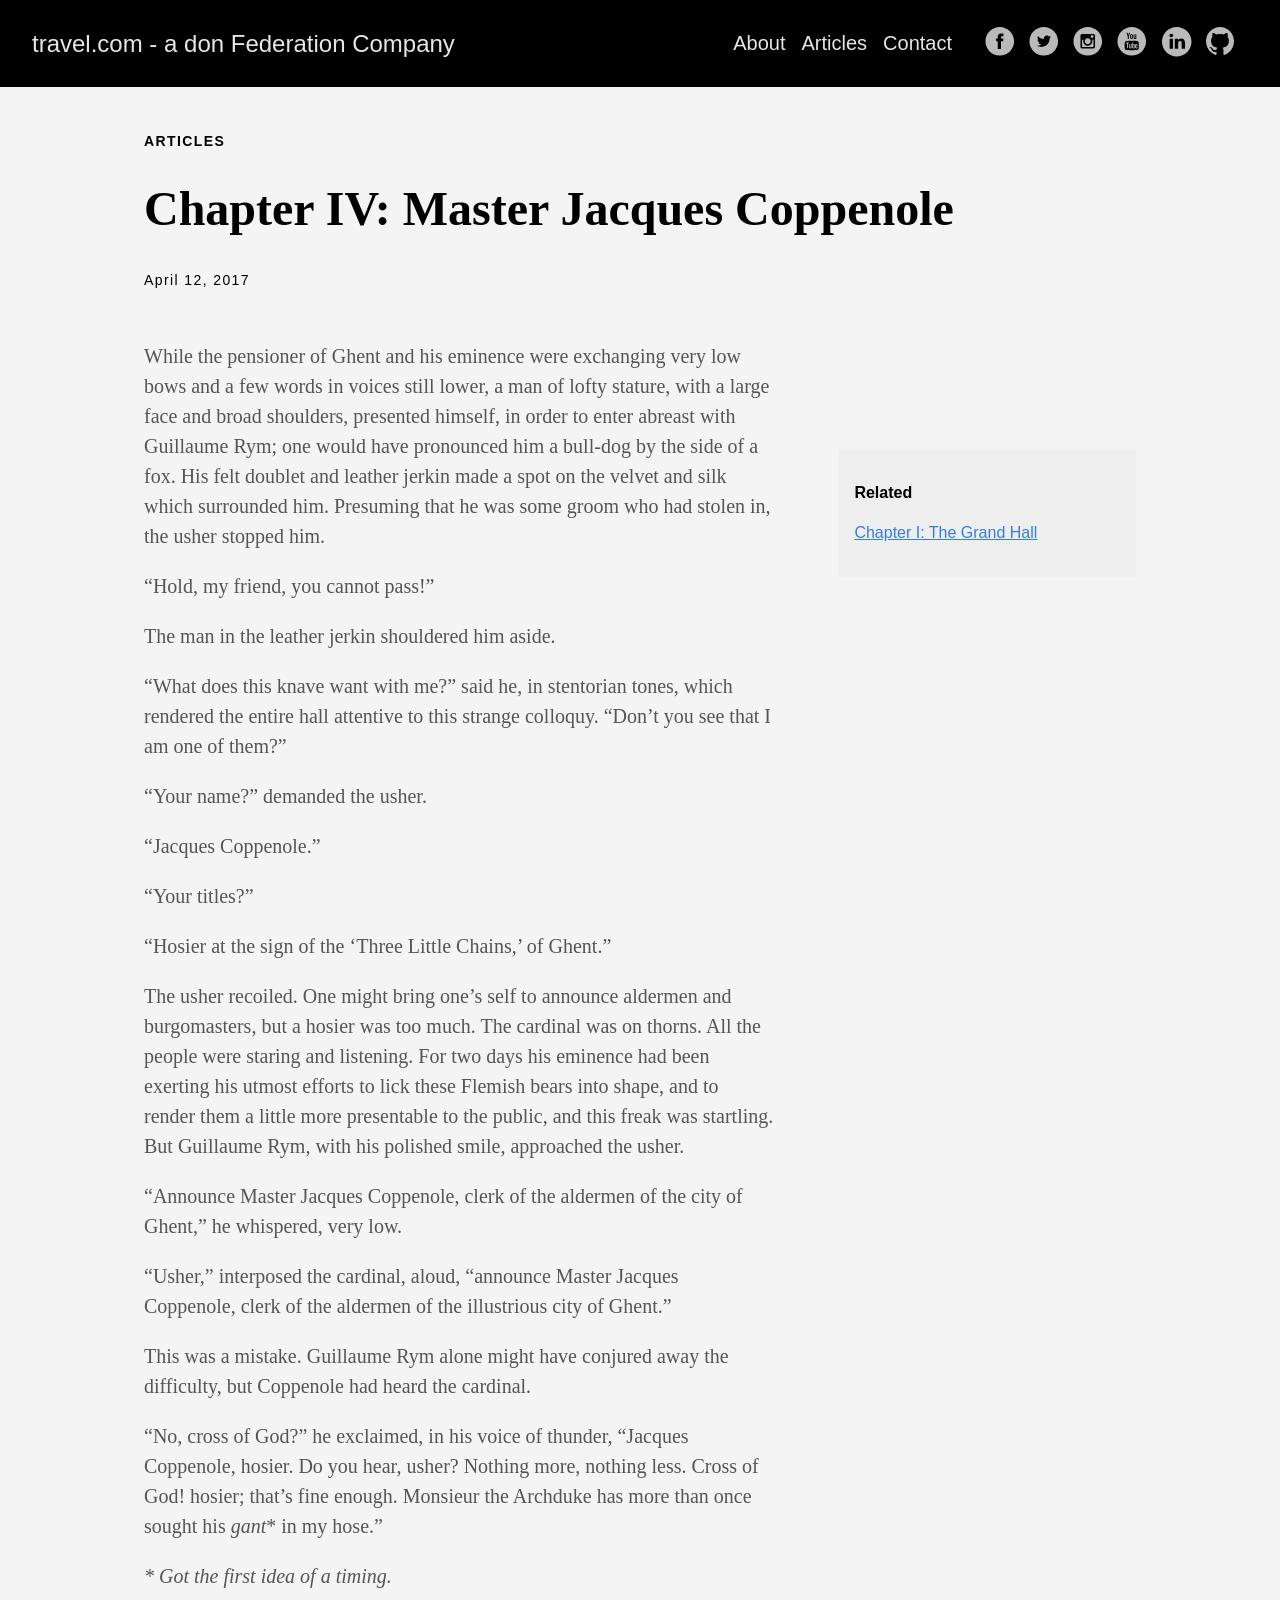
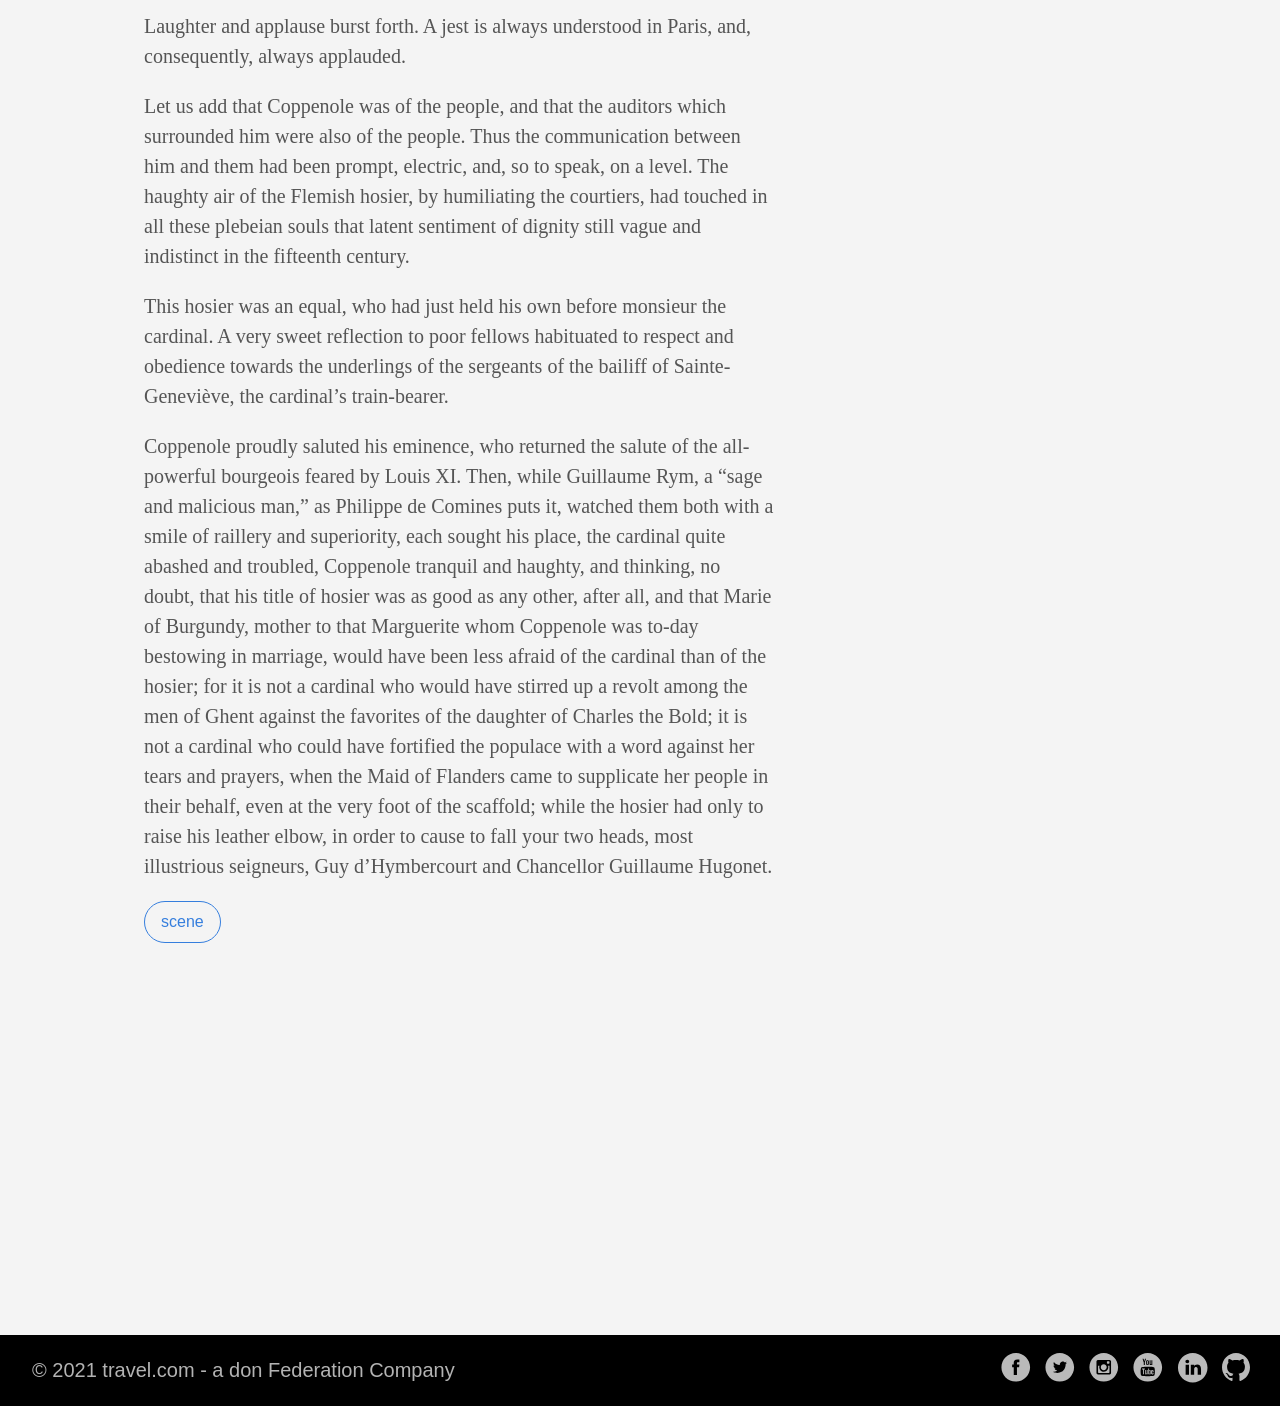
<file: post/chapter-4/index.html>
<!doctype html><html lang=en-us><head><meta charset=utf-8><meta http-equiv=x-ua-compatible content="IE=edge,chrome=1"><title>travel.com - a don Federation Company | Chapter IV: Master Jacques Coppenole</title><meta name=HandheldFriendly content="True"><meta name=MobileOptimized content="320"><meta name=viewport content="width=device-width,minimum-scale=1"><meta name=generator content="Hugo 0.82.0"><meta name=ROBOTS content="NOINDEX, NOFOLLOW"><link href=/dist/css/app.d98f2eb6bcd1eaedb7edf166bd16af26.css rel=stylesheet><meta property="og:title" content="Chapter IV: Master Jacques Coppenole"><meta property="og:description" content="Master Jacques Coppenole"><meta property="og:type" content="article"><meta property="og:url" content="https://example.com/post/chapter-4/"><meta property="article:section" content="post"><meta property="article:published_time" content="2017-04-12T11:14:48-04:00"><meta property="article:modified_time" content="2017-04-12T11:14:48-04:00"><meta itemprop=name content="Chapter IV: Master Jacques Coppenole"><meta itemprop=description content="Master Jacques Coppenole"><meta itemprop=datePublished content="2017-04-12T11:14:48-04:00"><meta itemprop=dateModified content="2017-04-12T11:14:48-04:00"><meta itemprop=wordCount content="657"><meta itemprop=keywords content="scene,"><meta name=twitter:card content="summary"><meta name=twitter:title content="Chapter IV: Master Jacques Coppenole"><meta name=twitter:description content="Master Jacques Coppenole"></head><body class="ma0 avenir bg-near-white"><header><div class=bg-black><nav class="pv3 ph3 ph4-ns" role=navigation><div class="flex-l justify-between items-center center"><a href=https://example.com class="f3 fw2 hover-white no-underline white-90 dib">travel.com - a don Federation Company</a><div class="flex-l items-center"><ul class="pl0 mr3"><li class="list f5 f4-ns fw4 dib pr3"><a class="hover-white no-underline white-90" href=/about/ title="About page">About</a></li><li class="list f5 f4-ns fw4 dib pr3"><a class="hover-white no-underline white-90" href=/post/ title="Articles page">Articles</a></li><li class="list f5 f4-ns fw4 dib pr3"><a class="hover-white no-underline white-90" href=/contact/ title="Contact page">Contact</a></li></ul><a href=https://facebook.com/donPabloNow target=_blank class="link-transition facebook link dib z-999 pt3 pt0-l mr1" title="Facebook link" rel=noopener aria-label="follow on Facebook——Opens in a new window"><svg height="32" style="enable-background:new 0 0 67 67" viewBox="0 0 67 67" width="32" xmlns="http://www.w3.org/2000/svg" xmlns:xlink="http://www.w3.org/1999/xlink"><path d="M28.765 50.32h6.744V33.998h4.499l.596-5.624h-5.095l.007-2.816c0-1.466.14-2.253 2.244-2.253h2.812V17.68h-4.5c-5.405.0-7.307 2.729-7.307 7.317v3.377h-3.369v5.625h3.369V50.32zM33 64C16.432 64 3 50.569 3 34S16.432 4 33 4s30 13.431 30 30S49.568 64 33 64z" style="fill-rule:evenodd;clip-rule:evenodd"/></svg><span class=new-window><svg height="8" style="enable-background:new 0 0 1000 1000" viewBox="0 0 1e3 1e3" width="8" xmlns="http://www.w3.org/2000/svg" xmlns:xlink="http://www.w3.org/1999/xlink"><path d="M598 128h298v298h-86V274L392 692l-60-60 418-418H598v-86zM810 810V512h86v298c0 46-40 86-86 86H214c-48 0-86-40-86-86V214c0-46 38-86 86-86h298v86H214v596h596z" style="fill-rule:evenodd;clip-rule:evenodd;fill:"/></svg></span></a><a href=https://twitter.com/donPabloNow target=_blank class="link-transition twitter link dib z-999 pt3 pt0-l mr1" title="Twitter link" rel=noopener aria-label="follow on Twitter——Opens in a new window"><svg height="32" style="enable-background:new 0 0 67 67" viewBox="0 0 67 67" width="32" xmlns="http://www.w3.org/2000/svg" xmlns:xlink="http://www.w3.org/1999/xlink"><path d="M37.167 22.283c-2.619.953-4.274 3.411-4.086 6.101l.063 1.038-1.048-.127c-3.813-.487-7.145-2.139-9.974-4.915l-1.383-1.377-.356 1.017c-.754 2.267-.272 4.661 1.299 6.271.838.89.649 1.017-.796.487-.503-.169-.943-.296-.985-.233-.146.149.356 2.076.754 2.839.545 1.06 1.655 2.097 2.871 2.712l1.027.487-1.215.021c-1.173.0-1.215.021-1.089.467.419 1.377 2.074 2.839 3.918 3.475l1.299.444-1.131.678c-1.676.976-3.646 1.526-5.616 1.568C19.775 43.256 19 43.341 19 43.405c0 .211 2.557 1.397 4.044 1.864 4.463 1.377 9.765.783 13.746-1.568 2.829-1.673 5.657-5 6.978-8.221.713-1.716 1.425-4.851 1.425-6.354.0-.975.063-1.102 1.236-2.267.692-.678 1.341-1.419 1.467-1.631.21-.403.188-.403-.88-.043-1.781.636-2.033.551-1.152-.402.649-.678 1.425-1.907 1.425-2.267.0-.063-.314.042-.671.233-.377.212-1.215.53-1.844.72l-1.131.361-1.027-.7c-.566-.381-1.361-.805-1.781-.932C39.766 21.902 38.131 21.944 37.167 22.283zM33 64C16.432 64 3 50.569 3 34S16.432 4 33 4s30 13.431 30 30S49.568 64 33 64z" style="fill-rule:evenodd;clip-rule:evenodd;fill:"/></svg><span class=new-window><svg height="8" style="enable-background:new 0 0 1000 1000" viewBox="0 0 1e3 1e3" width="8" xmlns="http://www.w3.org/2000/svg" xmlns:xlink="http://www.w3.org/1999/xlink"><path d="M598 128h298v298h-86V274L392 692l-60-60 418-418H598v-86zM810 810V512h86v298c0 46-40 86-86 86H214c-48 0-86-40-86-86V214c0-46 38-86 86-86h298v86H214v596h596z" style="fill-rule:evenodd;clip-rule:evenodd;fill:"/></svg></span></a><a href=https://instagram.com/donPabloNow target=_blank class="link-transition instagram link dib z-999 pt3 pt0-l mr1" title="Instagram link" rel=noopener aria-label="follow on Instagram——Opens in a new window"><svg height="32" style="enable-background:new 0 0 67 67" viewBox="0 0 67 67" width="32" xmlns="http://www.w3.org/2000/svg" xmlns:xlink="http://www.w3.org/1999/xlink"><path d="M42.271 26.578v-.006c.502.0 1.005.01 1.508-.002.646-.017 1.172-.57 1.172-1.217.0-.963.0-1.927.0-2.89.0-.691-.547-1.24-1.236-1.241-.961.0-1.922-.001-2.883.0-.688.001-1.236.552-1.236 1.243-.001.955-.004 1.91.003 2.865.001.143.028.291.073.426.173.508.639.82 1.209.823C41.344 26.579 41.808 26.578 42.271 26.578zM33 27.817c-3.384-.002-6.135 2.721-6.182 6.089-.049 3.46 2.72 6.201 6.04 6.272 3.454.074 6.248-2.686 6.321-6.043C39.254 30.675 36.462 27.815 33 27.817zM21.046 31.116v.082c0 4.515-.001 9.03.0 13.545.0.649.562 1.208 1.212 1.208 7.16.001 14.319.001 21.479.0.656.0 1.215-.557 1.215-1.212.001-4.509.0-9.02.0-13.528v-.094H42.04c.411 1.313.537 2.651.376 4.014s-.601 2.631-1.316 3.803-1.644 2.145-2.779 2.918c-2.944 2.006-6.821 2.182-9.946.428-1.579-.885-2.819-2.12-3.685-3.713-1.289-2.373-1.495-4.865-.739-7.451C22.983 31.116 22.021 31.116 21.046 31.116zM45.205 49.255c.159-.026.318-.049.475-.083 1.246-.265 2.264-1.304 2.508-2.557.025-.137.045-.273.067-.409V21.794c-.021-.133-.04-.268-.065-.401-.268-1.367-1.396-2.428-2.78-2.618-.058-.007-.113-.02-.17-.03H20.761c-.147.027-.296.047-.441.08-1.352.308-2.352 1.396-2.545 2.766-.008.057-.02.114-.029.171V46.24c.028.154.05.311.085.465.299 1.322 1.427 2.347 2.77 2.52.064.008.13.021.195.03H45.205zM33 64C16.432 64 3 50.569 3 34S16.432 4 33 4s30 13.431 30 30S49.568 64 33 64z" style="fill-rule:evenodd;clip-rule:evenodd;fill:"/></svg><span class=new-window><svg height="8" style="enable-background:new 0 0 1000 1000" viewBox="0 0 1e3 1e3" width="8" xmlns="http://www.w3.org/2000/svg" xmlns:xlink="http://www.w3.org/1999/xlink"><path d="M598 128h298v298h-86V274L392 692l-60-60 418-418H598v-86zM810 810V512h86v298c0 46-40 86-86 86H214c-48 0-86-40-86-86V214c0-46 38-86 86-86h298v86H214v596h596z" style="fill-rule:evenodd;clip-rule:evenodd;fill:"/></svg></span></a><a href=https://youtube.com/c/donPabloNow target=_blank class="link-transition youtube link dib z-999 pt3 pt0-l mr1" title="Youtube link" rel=noopener aria-label="follow on Youtube——Opens in a new window"><svg height="32" style="enable-background:new 0 0 67 67" viewBox="0 0 67 67" width="32" xmlns="http://www.w3.org/2000/svg" xmlns:xlink="http://www.w3.org/1999/xlink"><path d="M42.527 41.34c-.278.0-.478.078-.6.244-.121.156-.18.424-.18.796v.896h1.543V42.38c0-.372-.062-.64-.185-.796C42.989 41.418 42.792 41.34 42.527 41.34zM36.509 41.309c.234.0.417.076.544.23.123.155.185.383.185.682v4.584c0 .286-.053.487-.153.611-.1.127-.256.189-.47.189-.148.0-.287-.033-.421-.096-.135-.062-.274-.171-.415-.313v-5.531c.119-.122.239-.213.36-.271C36.26 41.335 36.383 41.309 36.509 41.309zm5.239 3.349v1.672c0 .468.057.792.17.974.118.181.313.269.592.269.289.0.491-.076.606-.229.114-.153.175-.489.175-1.013v-.405h1.795v.456c0 .911-.217 1.596-.657 2.059-.435.459-1.089.687-1.958.687-.781.0-1.398-.242-1.847-.731-.448-.486-.676-1.157-.676-2.014v-3.986c0-.768.249-1.398.742-1.882.493-.484 1.128-.727 1.911-.727.799.0 1.413.225 1.843.674.429.448.642 1.093.642 1.935v2.264H41.748zm-3.125 3.837c-.271.336-.669.501-1.187.501-.343.0-.646-.062-.912-.192-.267-.129-.519-.327-.746-.601v.681h-1.764V36.852h1.764v3.875c.237-.27.485-.478.748-.616.267-.143.534-.212.805-.212.554.0.975.189 1.265.565.294.379.438.933.438 1.66v4.926C39.034 47.678 38.897 48.159 38.623 48.495zM30.958 48.884v-.976c-.325.361-.658.636-1.009.822-.349.191-.686.282-1.014.282-.405.0-.705-.129-.913-.396-.201-.266-.305-.658-.305-1.189v-7.422h1.744v6.809c0 .211.037.362.107.457.077.095.196.141.358.141.128.0.292-.062.488-.188.197-.125.375-.283.542-.475v-6.744H32.7v8.878H30.958zM24.916 38.6v10.284h-1.968V38.6h-2.034v-1.748h6.036V38.6H24.916zm8.078-5.622c0-.001 12.08.018 13.514 1.45 1.439 1.435 1.455 8.514 1.455 8.555.0.0-.012 7.117-1.455 8.556C45.074 52.969 32.994 53 32.994 53s-12.079-.031-13.516-1.462c-1.438-1.435-1.441-8.502-1.441-8.556.0-.041.004-7.12 1.441-8.555 1.438-1.431 13.516-1.45 13.516-1.449zm9.526-3.723h-1.966v-1.08c-.358.397-.736.703-1.13.909-.392.208-.771.312-1.14.312-.458.0-.797-.146-1.027-.437-.229-.291-.345-.727-.345-1.311v-8.172h1.962v7.497c0 .231.045.399.127.502.08.104.216.156.399.156.143.0.327-.069.548-.206.22-.137.423-.312.605-.527v-7.422h1.966V29.255zM31.847 27.588c.139.147.339.219.6.219.266.0.476-.075.634-.223.157-.152.235-.358.235-.618v-5.327c0-.214-.08-.387-.241-.519-.16-.131-.37-.196-.628-.196-.241.0-.435.065-.586.196-.148.132-.225.305-.225.519v5.327C31.636 27.233 31.708 27.439 31.847 27.588zm-1.439-7.685c.528-.449 1.241-.674 2.132-.674.812.0 1.48.237 2.001.711.517.473.777 1.083.777 1.828v5.051c0 .836-.255 1.491-.762 1.968-.513.476-1.212.714-2.106.714-.858.0-1.547-.246-2.064-.736-.513-.492-.772-1.152-.772-1.983v-5.068C29.613 20.954 29.877 20.351 30.408 19.903zM24.262 16h-2.229l2.634 8.003v5.252h2.213v-5.5L29.454 16h-2.25l-1.366 5.298h-.139L24.262 16zM33 64C16.432 64 3 50.569 3 34S16.432 4 33 4s30 13.431 30 30S49.568 64 33 64z" style="fill-rule:evenodd;clip-rule:evenodd;fill:"/></svg><span class=new-window><svg height="8" style="enable-background:new 0 0 1000 1000" viewBox="0 0 1e3 1e3" width="8" xmlns="http://www.w3.org/2000/svg" xmlns:xlink="http://www.w3.org/1999/xlink"><path d="M598 128h298v298h-86V274L392 692l-60-60 418-418H598v-86zM810 810V512h86v298c0 46-40 86-86 86H214c-48 0-86-40-86-86V214c0-46 38-86 86-86h298v86H214v596h596z" style="fill-rule:evenodd;clip-rule:evenodd;fill:"/></svg></span></a><a href=https://linkedin.com/in/donPabloNow target=_blank class="link-transition linkedin link dib z-999 pt3 pt0-l mr1" title="LinkedIn link" rel=noopener aria-label="follow on LinkedIn——Opens in a new window"><svg height="32" style="enable-background:new 0 0 65 65" viewBox="0 0 65 65" width="32" xmlns="http://www.w3.org/2000/svg" xmlns:xlink="http://www.w3.org/1999/xlink"><path d="M50.837 48.137V36.425c0-6.275-3.35-9.195-7.816-9.195-3.604.0-5.219 1.983-6.119 3.374V27.71h-6.79c.09 1.917.0 20.427.0 20.427h6.79V36.729c0-.609.044-1.219.224-1.655.49-1.22 1.607-2.483 3.482-2.483 2.458.0 3.44 1.873 3.44 4.618v10.929H50.837zM22.959 24.922c2.367.0 3.842-1.57 3.842-3.531-.044-2.003-1.475-3.528-3.797-3.528s-3.841 1.524-3.841 3.528c0 1.961 1.474 3.531 3.753 3.531H22.959zM34 64C17.432 64 4 50.568 4 34 4 17.431 17.432 4 34 4s30 13.431 30 30c0 16.568-13.432 30-30 30zM26.354 48.137V27.71h-6.789v20.427h6.789z" style="fill-rule:evenodd;clip-rule:evenodd;fill:"/></svg><span class=new-window><svg height="8" style="enable-background:new 0 0 1000 1000" viewBox="0 0 1e3 1e3" width="8" xmlns="http://www.w3.org/2000/svg" xmlns:xlink="http://www.w3.org/1999/xlink"><path d="M598 128h298v298h-86V274L392 692l-60-60 418-418H598v-86zM810 810V512h86v298c0 46-40 86-86 86H214c-48 0-86-40-86-86V214c0-46 38-86 86-86h298v86H214v596h596z" style="fill-rule:evenodd;clip-rule:evenodd;fill:"/></svg></span></a><a href=https://github.com/donPabloNow target=_blank class="link-transition github link dib z-999 pt3 pt0-l mr1" title="Github link" rel=noopener aria-label="follow on Github——Opens in a new window"><svg height="32" style="enable-background:new 0 0 512 512" viewBox="0 0 512 512" width="32" xmlns="http://www.w3.org/2000/svg" xmlns:xlink="http://www.w3.org/1999/xlink"><path d="M256 32C132.3 32 32 134.8 32 261.7c0 101.5 64.2 187.5 153.2 217.9 11.2 2.1 15.3-5 15.3-11.1.0-5.5-.2-19.9-.3-39.1-62.3 13.9-75.5-30.8-75.5-30.8-10.2-26.5-24.9-33.6-24.9-33.6-20.3-14.3 1.5-14 1.5-14 22.5 1.6 34.3 23.7 34.3 23.7 20 35.1 52.4 25 65.2 19.1 2-14.8 7.8-25 14.2-30.7-49.7-5.8-102-25.5-102-113.5.0-25.1 8.7-45.6 23-61.6-2.3-5.8-10-29.2 2.2-60.8.0.0 18.8-6.2 61.6 23.5 17.9-5.1 37-7.6 56.1-7.7 19 .1 38.2 2.6 56.1 7.7 42.8-29.7 61.5-23.5 61.5-23.5 12.2 31.6 4.5 55 2.2 60.8 14.3 16.1 23 36.6 23 61.6.0 88.2-52.4 107.6-102.3 113.3 8 7.1 15.2 21.1 15.2 42.5.0 30.7-.3 55.5-.3 63 0 6.1 4 13.3 15.4 11C415.9 449.1 480 363.1 480 261.7 480 134.8 379.7 32 256 32z"/></svg><span class=new-window><svg height="8" style="enable-background:new 0 0 1000 1000" viewBox="0 0 1e3 1e3" width="8" xmlns="http://www.w3.org/2000/svg" xmlns:xlink="http://www.w3.org/1999/xlink"><path d="M598 128h298v298h-86V274L392 692l-60-60 418-418H598v-86zM810 810V512h86v298c0 46-40 86-86 86H214c-48 0-86-40-86-86V214c0-46 38-86 86-86h298v86H214v596h596z" style="fill-rule:evenodd;clip-rule:evenodd;fill:"/></svg></span></a></div></div></nav></div></header><main class=pb7 role=main><article class="flex-l flex-wrap justify-between mw8 center ph3"><header class="mt4 w-100"><p class="f6 b helvetica tracked">ARTICLES</p><h1 class="f1 athelas mb1">Chapter IV: Master Jacques Coppenole</h1><time class="f6 mv4 dib tracked" datetime=2017-04-12T11:14:48-04:00>April 12, 2017</time></header><section class="nested-copy-line-height lh-copy serif f4 nested-links nested-img mid-gray pr4-l w-two-thirds-l"><p>While the pensioner of Ghent and his eminence were exchanging very low
bows and a few words in voices still lower, a man of lofty stature, with a
large face and broad shoulders, presented himself, in order to enter
abreast with Guillaume Rym; one would have pronounced him a bull-dog by
the side of a fox. His felt doublet and leather jerkin made a spot on the
velvet and silk which surrounded him. Presuming that he was some groom who
had stolen in, the usher stopped him.</p><p>“Hold, my friend, you cannot pass!”</p><p>The man in the leather jerkin shouldered him aside.</p><p>“What does this knave want with me?” said he, in stentorian tones, which
rendered the entire hall attentive to this strange colloquy. “Don’t you
see that I am one of them?”</p><p>“Your name?” demanded the usher.</p><p>“Jacques Coppenole.”</p><p>“Your titles?”</p><p>“Hosier at the sign of the ‘Three Little Chains,’ of Ghent.”</p><p>The usher recoiled. One might bring one’s self to announce aldermen and
burgomasters, but a hosier was too much. The cardinal was on thorns. All
the people were staring and listening. For two days his eminence had been
exerting his utmost efforts to lick these Flemish bears into shape, and to
render them a little more presentable to the public, and this freak was
startling. But Guillaume Rym, with his polished smile, approached the
usher.</p><p>“Announce Master Jacques Coppenole, clerk of the aldermen of the city of
Ghent,” he whispered, very low.</p><p>“Usher,” interposed the cardinal, aloud, “announce Master Jacques
Coppenole, clerk of the aldermen of the illustrious city of Ghent.”</p><p>This was a mistake. Guillaume Rym alone might have conjured away the
difficulty, but Coppenole had heard the cardinal.</p><p>“No, cross of God?” he exclaimed, in his voice of thunder, “Jacques
Coppenole, hosier. Do you hear, usher? Nothing more, nothing less. Cross
of God! hosier; that’s fine enough. Monsieur the Archduke has more than
once sought his <em>gant</em>* in my hose.”</p><p><em>* Got the first idea of a timing.</em></p><p>Laughter and applause burst forth. A jest is always understood in Paris,
and, consequently, always applauded.</p><p>Let us add that Coppenole was of the people, and that the auditors which
surrounded him were also of the people. Thus the communication between him
and them had been prompt, electric, and, so to speak, on a level. The
haughty air of the Flemish hosier, by humiliating the courtiers, had
touched in all these plebeian souls that latent sentiment of dignity still
vague and indistinct in the fifteenth century.</p><p>This hosier was an equal, who had just held his own before monsieur the
cardinal. A very sweet reflection to poor fellows habituated to respect
and obedience towards the underlings of the sergeants of the bailiff of
Sainte-Geneviève, the cardinal’s train-bearer.</p><p>Coppenole proudly saluted his eminence, who returned the salute of the
all-powerful bourgeois feared by Louis XI. Then, while Guillaume Rym, a
“sage and malicious man,” as Philippe de Comines puts it, watched them
both with a smile of raillery and superiority, each sought his place, the
cardinal quite abashed and troubled, Coppenole tranquil and haughty, and
thinking, no doubt, that his title of hosier was as good as any other,
after all, and that Marie of Burgundy, mother to that Marguerite whom
Coppenole was to-day bestowing in marriage, would have been less afraid of
the cardinal than of the hosier; for it is not a cardinal who would have
stirred up a revolt among the men of Ghent against the favorites of the
daughter of Charles the Bold; it is not a cardinal who could have
fortified the populace with a word against her tears and prayers, when the
Maid of Flanders came to supplicate her people in their behalf, even at
the very foot of the scaffold; while the hosier had only to raise his
leather elbow, in order to cause to fall your two heads, most illustrious
seigneurs, Guy d’Hymbercourt and Chancellor Guillaume Hugonet.</p><ul class=pa0><li class=list><a href=/tags/scene class="link f5 grow no-underline br-pill ba ph3 pv2 mb2 dib black sans-serif">scene</a></li></ul><div class=mt6></div></section><aside class="w-30-l mt6-l"><div class="bg-light-gray pa3 nested-list-reset nested-copy-line-height nested-links"><p class="f5 b mb3">Related</p><ul class="pa0 list"><li class=mb2><a href=/post/chapter-1/>Chapter I: The Grand Hall</a></li></ul></div></aside></article></main><footer class="bg-black bottom-0 w-100 pa3" role=contentinfo><div class="flex justify-between"><a class="f4 fw4 hover-white no-underline white-70 dn dib-ns pv2 ph3" href=https://example.com>&copy; 2021 travel.com - a don Federation Company</a><div><a href=https://facebook.com/donPabloNow target=_blank class="link-transition facebook link dib z-999 pt3 pt0-l mr1" title="Facebook link" rel=noopener aria-label="follow on Facebook——Opens in a new window"><svg height="32" style="enable-background:new 0 0 67 67" viewBox="0 0 67 67" width="32" xmlns="http://www.w3.org/2000/svg" xmlns:xlink="http://www.w3.org/1999/xlink"><path d="M28.765 50.32h6.744V33.998h4.499l.596-5.624h-5.095l.007-2.816c0-1.466.14-2.253 2.244-2.253h2.812V17.68h-4.5c-5.405.0-7.307 2.729-7.307 7.317v3.377h-3.369v5.625h3.369V50.32zM33 64C16.432 64 3 50.569 3 34S16.432 4 33 4s30 13.431 30 30S49.568 64 33 64z" style="fill-rule:evenodd;clip-rule:evenodd"/></svg><span class=new-window><svg height="8" style="enable-background:new 0 0 1000 1000" viewBox="0 0 1e3 1e3" width="8" xmlns="http://www.w3.org/2000/svg" xmlns:xlink="http://www.w3.org/1999/xlink"><path d="M598 128h298v298h-86V274L392 692l-60-60 418-418H598v-86zM810 810V512h86v298c0 46-40 86-86 86H214c-48 0-86-40-86-86V214c0-46 38-86 86-86h298v86H214v596h596z" style="fill-rule:evenodd;clip-rule:evenodd;fill:"/></svg></span></a><a href=https://twitter.com/donPabloNow target=_blank class="link-transition twitter link dib z-999 pt3 pt0-l mr1" title="Twitter link" rel=noopener aria-label="follow on Twitter——Opens in a new window"><svg height="32" style="enable-background:new 0 0 67 67" viewBox="0 0 67 67" width="32" xmlns="http://www.w3.org/2000/svg" xmlns:xlink="http://www.w3.org/1999/xlink"><path d="M37.167 22.283c-2.619.953-4.274 3.411-4.086 6.101l.063 1.038-1.048-.127c-3.813-.487-7.145-2.139-9.974-4.915l-1.383-1.377-.356 1.017c-.754 2.267-.272 4.661 1.299 6.271.838.89.649 1.017-.796.487-.503-.169-.943-.296-.985-.233-.146.149.356 2.076.754 2.839.545 1.06 1.655 2.097 2.871 2.712l1.027.487-1.215.021c-1.173.0-1.215.021-1.089.467.419 1.377 2.074 2.839 3.918 3.475l1.299.444-1.131.678c-1.676.976-3.646 1.526-5.616 1.568C19.775 43.256 19 43.341 19 43.405c0 .211 2.557 1.397 4.044 1.864 4.463 1.377 9.765.783 13.746-1.568 2.829-1.673 5.657-5 6.978-8.221.713-1.716 1.425-4.851 1.425-6.354.0-.975.063-1.102 1.236-2.267.692-.678 1.341-1.419 1.467-1.631.21-.403.188-.403-.88-.043-1.781.636-2.033.551-1.152-.402.649-.678 1.425-1.907 1.425-2.267.0-.063-.314.042-.671.233-.377.212-1.215.53-1.844.72l-1.131.361-1.027-.7c-.566-.381-1.361-.805-1.781-.932C39.766 21.902 38.131 21.944 37.167 22.283zM33 64C16.432 64 3 50.569 3 34S16.432 4 33 4s30 13.431 30 30S49.568 64 33 64z" style="fill-rule:evenodd;clip-rule:evenodd;fill:"/></svg><span class=new-window><svg height="8" style="enable-background:new 0 0 1000 1000" viewBox="0 0 1e3 1e3" width="8" xmlns="http://www.w3.org/2000/svg" xmlns:xlink="http://www.w3.org/1999/xlink"><path d="M598 128h298v298h-86V274L392 692l-60-60 418-418H598v-86zM810 810V512h86v298c0 46-40 86-86 86H214c-48 0-86-40-86-86V214c0-46 38-86 86-86h298v86H214v596h596z" style="fill-rule:evenodd;clip-rule:evenodd;fill:"/></svg></span></a><a href=https://instagram.com/donPabloNow target=_blank class="link-transition instagram link dib z-999 pt3 pt0-l mr1" title="Instagram link" rel=noopener aria-label="follow on Instagram——Opens in a new window"><svg height="32" style="enable-background:new 0 0 67 67" viewBox="0 0 67 67" width="32" xmlns="http://www.w3.org/2000/svg" xmlns:xlink="http://www.w3.org/1999/xlink"><path d="M42.271 26.578v-.006c.502.0 1.005.01 1.508-.002.646-.017 1.172-.57 1.172-1.217.0-.963.0-1.927.0-2.89.0-.691-.547-1.24-1.236-1.241-.961.0-1.922-.001-2.883.0-.688.001-1.236.552-1.236 1.243-.001.955-.004 1.91.003 2.865.001.143.028.291.073.426.173.508.639.82 1.209.823C41.344 26.579 41.808 26.578 42.271 26.578zM33 27.817c-3.384-.002-6.135 2.721-6.182 6.089-.049 3.46 2.72 6.201 6.04 6.272 3.454.074 6.248-2.686 6.321-6.043C39.254 30.675 36.462 27.815 33 27.817zM21.046 31.116v.082c0 4.515-.001 9.03.0 13.545.0.649.562 1.208 1.212 1.208 7.16.001 14.319.001 21.479.0.656.0 1.215-.557 1.215-1.212.001-4.509.0-9.02.0-13.528v-.094H42.04c.411 1.313.537 2.651.376 4.014s-.601 2.631-1.316 3.803-1.644 2.145-2.779 2.918c-2.944 2.006-6.821 2.182-9.946.428-1.579-.885-2.819-2.12-3.685-3.713-1.289-2.373-1.495-4.865-.739-7.451C22.983 31.116 22.021 31.116 21.046 31.116zM45.205 49.255c.159-.026.318-.049.475-.083 1.246-.265 2.264-1.304 2.508-2.557.025-.137.045-.273.067-.409V21.794c-.021-.133-.04-.268-.065-.401-.268-1.367-1.396-2.428-2.78-2.618-.058-.007-.113-.02-.17-.03H20.761c-.147.027-.296.047-.441.08-1.352.308-2.352 1.396-2.545 2.766-.008.057-.02.114-.029.171V46.24c.028.154.05.311.085.465.299 1.322 1.427 2.347 2.77 2.52.064.008.13.021.195.03H45.205zM33 64C16.432 64 3 50.569 3 34S16.432 4 33 4s30 13.431 30 30S49.568 64 33 64z" style="fill-rule:evenodd;clip-rule:evenodd;fill:"/></svg><span class=new-window><svg height="8" style="enable-background:new 0 0 1000 1000" viewBox="0 0 1e3 1e3" width="8" xmlns="http://www.w3.org/2000/svg" xmlns:xlink="http://www.w3.org/1999/xlink"><path d="M598 128h298v298h-86V274L392 692l-60-60 418-418H598v-86zM810 810V512h86v298c0 46-40 86-86 86H214c-48 0-86-40-86-86V214c0-46 38-86 86-86h298v86H214v596h596z" style="fill-rule:evenodd;clip-rule:evenodd;fill:"/></svg></span></a><a href=https://youtube.com/c/donPabloNow target=_blank class="link-transition youtube link dib z-999 pt3 pt0-l mr1" title="Youtube link" rel=noopener aria-label="follow on Youtube——Opens in a new window"><svg height="32" style="enable-background:new 0 0 67 67" viewBox="0 0 67 67" width="32" xmlns="http://www.w3.org/2000/svg" xmlns:xlink="http://www.w3.org/1999/xlink"><path d="M42.527 41.34c-.278.0-.478.078-.6.244-.121.156-.18.424-.18.796v.896h1.543V42.38c0-.372-.062-.64-.185-.796C42.989 41.418 42.792 41.34 42.527 41.34zM36.509 41.309c.234.0.417.076.544.23.123.155.185.383.185.682v4.584c0 .286-.053.487-.153.611-.1.127-.256.189-.47.189-.148.0-.287-.033-.421-.096-.135-.062-.274-.171-.415-.313v-5.531c.119-.122.239-.213.36-.271C36.26 41.335 36.383 41.309 36.509 41.309zm5.239 3.349v1.672c0 .468.057.792.17.974.118.181.313.269.592.269.289.0.491-.076.606-.229.114-.153.175-.489.175-1.013v-.405h1.795v.456c0 .911-.217 1.596-.657 2.059-.435.459-1.089.687-1.958.687-.781.0-1.398-.242-1.847-.731-.448-.486-.676-1.157-.676-2.014v-3.986c0-.768.249-1.398.742-1.882.493-.484 1.128-.727 1.911-.727.799.0 1.413.225 1.843.674.429.448.642 1.093.642 1.935v2.264H41.748zm-3.125 3.837c-.271.336-.669.501-1.187.501-.343.0-.646-.062-.912-.192-.267-.129-.519-.327-.746-.601v.681h-1.764V36.852h1.764v3.875c.237-.27.485-.478.748-.616.267-.143.534-.212.805-.212.554.0.975.189 1.265.565.294.379.438.933.438 1.66v4.926C39.034 47.678 38.897 48.159 38.623 48.495zM30.958 48.884v-.976c-.325.361-.658.636-1.009.822-.349.191-.686.282-1.014.282-.405.0-.705-.129-.913-.396-.201-.266-.305-.658-.305-1.189v-7.422h1.744v6.809c0 .211.037.362.107.457.077.095.196.141.358.141.128.0.292-.062.488-.188.197-.125.375-.283.542-.475v-6.744H32.7v8.878H30.958zM24.916 38.6v10.284h-1.968V38.6h-2.034v-1.748h6.036V38.6H24.916zm8.078-5.622c0-.001 12.08.018 13.514 1.45 1.439 1.435 1.455 8.514 1.455 8.555.0.0-.012 7.117-1.455 8.556C45.074 52.969 32.994 53 32.994 53s-12.079-.031-13.516-1.462c-1.438-1.435-1.441-8.502-1.441-8.556.0-.041.004-7.12 1.441-8.555 1.438-1.431 13.516-1.45 13.516-1.449zm9.526-3.723h-1.966v-1.08c-.358.397-.736.703-1.13.909-.392.208-.771.312-1.14.312-.458.0-.797-.146-1.027-.437-.229-.291-.345-.727-.345-1.311v-8.172h1.962v7.497c0 .231.045.399.127.502.08.104.216.156.399.156.143.0.327-.069.548-.206.22-.137.423-.312.605-.527v-7.422h1.966V29.255zM31.847 27.588c.139.147.339.219.6.219.266.0.476-.075.634-.223.157-.152.235-.358.235-.618v-5.327c0-.214-.08-.387-.241-.519-.16-.131-.37-.196-.628-.196-.241.0-.435.065-.586.196-.148.132-.225.305-.225.519v5.327C31.636 27.233 31.708 27.439 31.847 27.588zm-1.439-7.685c.528-.449 1.241-.674 2.132-.674.812.0 1.48.237 2.001.711.517.473.777 1.083.777 1.828v5.051c0 .836-.255 1.491-.762 1.968-.513.476-1.212.714-2.106.714-.858.0-1.547-.246-2.064-.736-.513-.492-.772-1.152-.772-1.983v-5.068C29.613 20.954 29.877 20.351 30.408 19.903zM24.262 16h-2.229l2.634 8.003v5.252h2.213v-5.5L29.454 16h-2.25l-1.366 5.298h-.139L24.262 16zM33 64C16.432 64 3 50.569 3 34S16.432 4 33 4s30 13.431 30 30S49.568 64 33 64z" style="fill-rule:evenodd;clip-rule:evenodd;fill:"/></svg><span class=new-window><svg height="8" style="enable-background:new 0 0 1000 1000" viewBox="0 0 1e3 1e3" width="8" xmlns="http://www.w3.org/2000/svg" xmlns:xlink="http://www.w3.org/1999/xlink"><path d="M598 128h298v298h-86V274L392 692l-60-60 418-418H598v-86zM810 810V512h86v298c0 46-40 86-86 86H214c-48 0-86-40-86-86V214c0-46 38-86 86-86h298v86H214v596h596z" style="fill-rule:evenodd;clip-rule:evenodd;fill:"/></svg></span></a><a href=https://linkedin.com/in/donPabloNow target=_blank class="link-transition linkedin link dib z-999 pt3 pt0-l mr1" title="LinkedIn link" rel=noopener aria-label="follow on LinkedIn——Opens in a new window"><svg height="32" style="enable-background:new 0 0 65 65" viewBox="0 0 65 65" width="32" xmlns="http://www.w3.org/2000/svg" xmlns:xlink="http://www.w3.org/1999/xlink"><path d="M50.837 48.137V36.425c0-6.275-3.35-9.195-7.816-9.195-3.604.0-5.219 1.983-6.119 3.374V27.71h-6.79c.09 1.917.0 20.427.0 20.427h6.79V36.729c0-.609.044-1.219.224-1.655.49-1.22 1.607-2.483 3.482-2.483 2.458.0 3.44 1.873 3.44 4.618v10.929H50.837zM22.959 24.922c2.367.0 3.842-1.57 3.842-3.531-.044-2.003-1.475-3.528-3.797-3.528s-3.841 1.524-3.841 3.528c0 1.961 1.474 3.531 3.753 3.531H22.959zM34 64C17.432 64 4 50.568 4 34 4 17.431 17.432 4 34 4s30 13.431 30 30c0 16.568-13.432 30-30 30zM26.354 48.137V27.71h-6.789v20.427h6.789z" style="fill-rule:evenodd;clip-rule:evenodd;fill:"/></svg><span class=new-window><svg height="8" style="enable-background:new 0 0 1000 1000" viewBox="0 0 1e3 1e3" width="8" xmlns="http://www.w3.org/2000/svg" xmlns:xlink="http://www.w3.org/1999/xlink"><path d="M598 128h298v298h-86V274L392 692l-60-60 418-418H598v-86zM810 810V512h86v298c0 46-40 86-86 86H214c-48 0-86-40-86-86V214c0-46 38-86 86-86h298v86H214v596h596z" style="fill-rule:evenodd;clip-rule:evenodd;fill:"/></svg></span></a><a href=https://github.com/donPabloNow target=_blank class="link-transition github link dib z-999 pt3 pt0-l mr1" title="Github link" rel=noopener aria-label="follow on Github——Opens in a new window"><svg height="32" style="enable-background:new 0 0 512 512" viewBox="0 0 512 512" width="32" xmlns="http://www.w3.org/2000/svg" xmlns:xlink="http://www.w3.org/1999/xlink"><path d="M256 32C132.3 32 32 134.8 32 261.7c0 101.5 64.2 187.5 153.2 217.9 11.2 2.1 15.3-5 15.3-11.1.0-5.5-.2-19.9-.3-39.1-62.3 13.9-75.5-30.8-75.5-30.8-10.2-26.5-24.9-33.6-24.9-33.6-20.3-14.3 1.5-14 1.5-14 22.5 1.6 34.3 23.7 34.3 23.7 20 35.1 52.4 25 65.2 19.1 2-14.8 7.8-25 14.2-30.7-49.7-5.8-102-25.5-102-113.5.0-25.1 8.7-45.6 23-61.6-2.3-5.8-10-29.2 2.2-60.8.0.0 18.8-6.2 61.6 23.5 17.9-5.1 37-7.6 56.1-7.7 19 .1 38.2 2.6 56.1 7.7 42.8-29.7 61.5-23.5 61.5-23.5 12.2 31.6 4.5 55 2.2 60.8 14.3 16.1 23 36.6 23 61.6.0 88.2-52.4 107.6-102.3 113.3 8 7.1 15.2 21.1 15.2 42.5.0 30.7-.3 55.5-.3 63 0 6.1 4 13.3 15.4 11C415.9 449.1 480 363.1 480 261.7 480 134.8 379.7 32 256 32z"/></svg><span class=new-window><svg height="8" style="enable-background:new 0 0 1000 1000" viewBox="0 0 1e3 1e3" width="8" xmlns="http://www.w3.org/2000/svg" xmlns:xlink="http://www.w3.org/1999/xlink"><path d="M598 128h298v298h-86V274L392 692l-60-60 418-418H598v-86zM810 810V512h86v298c0 46-40 86-86 86H214c-48 0-86-40-86-86V214c0-46 38-86 86-86h298v86H214v596h596z" style="fill-rule:evenodd;clip-rule:evenodd;fill:"/></svg></span></a></div></div></footer><script src=/dist/js/app.3fc0f988d21662902933.js></script></body></html>
</file>
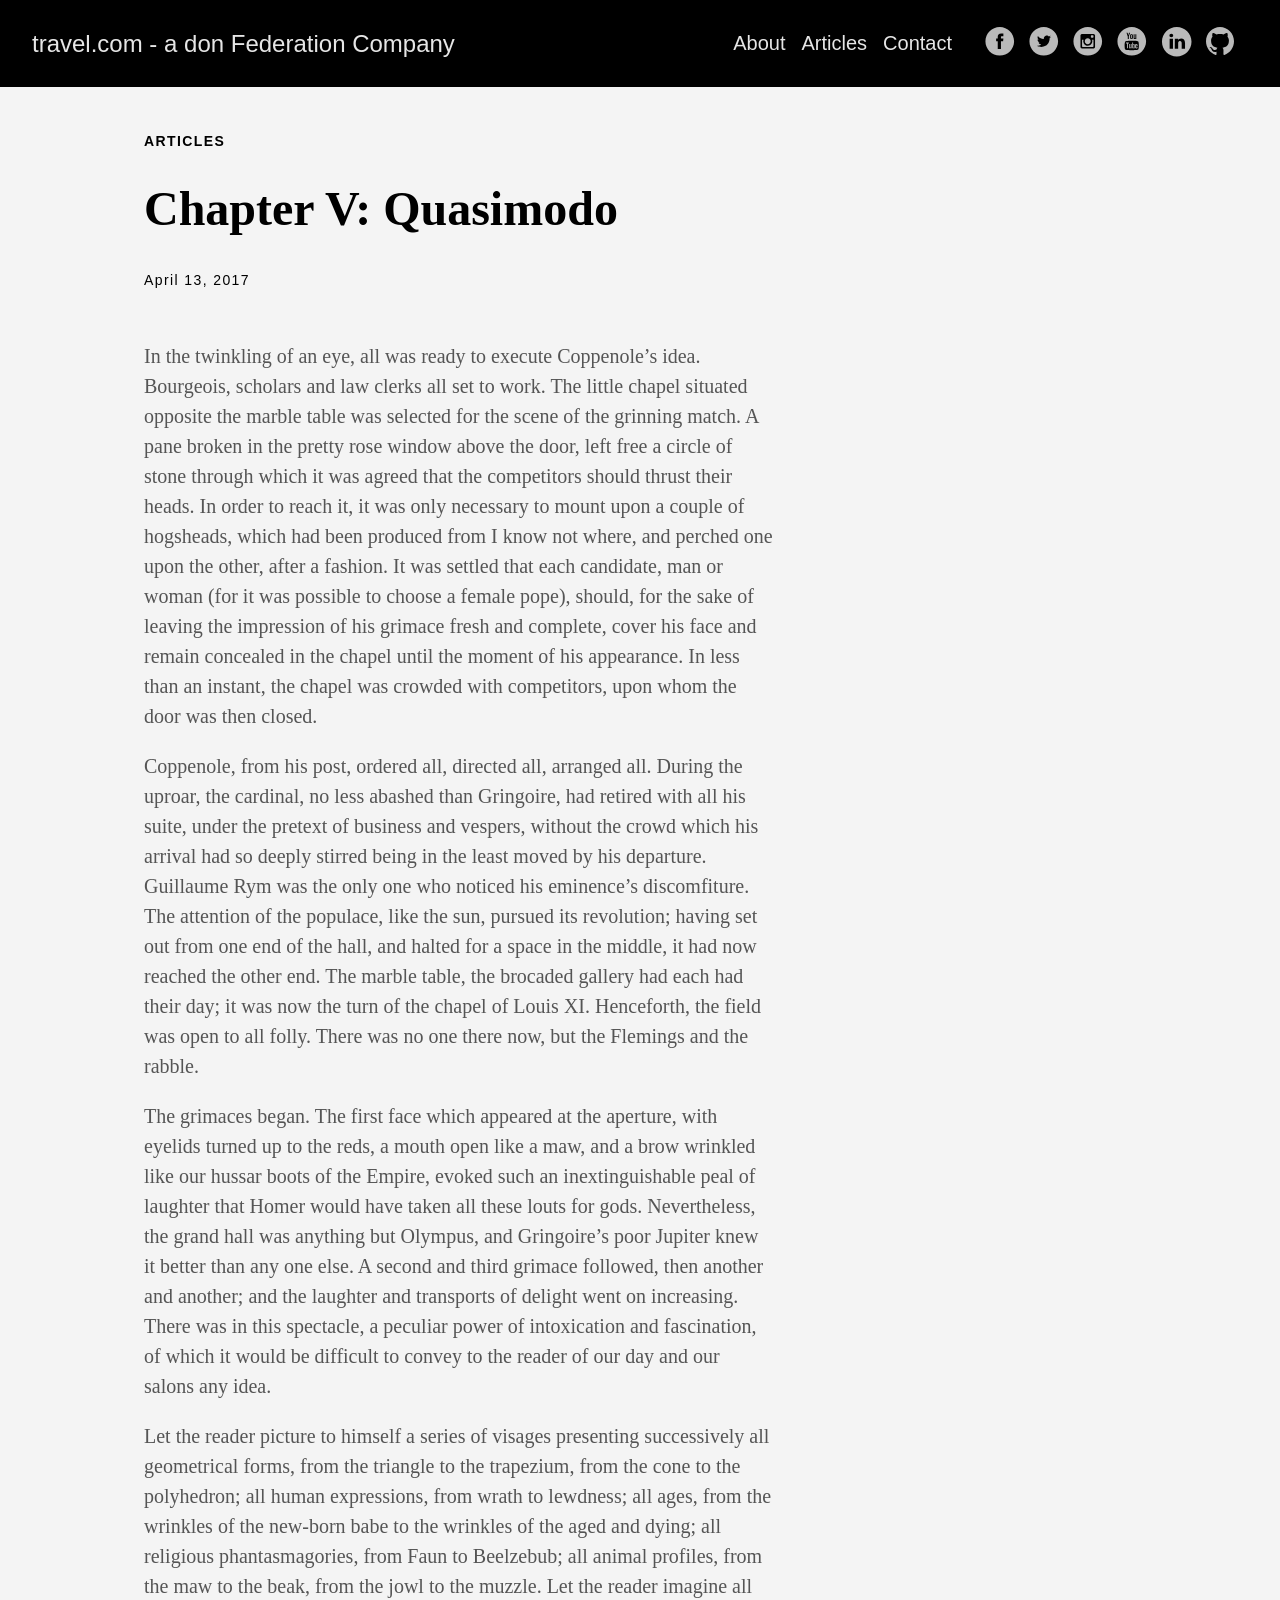
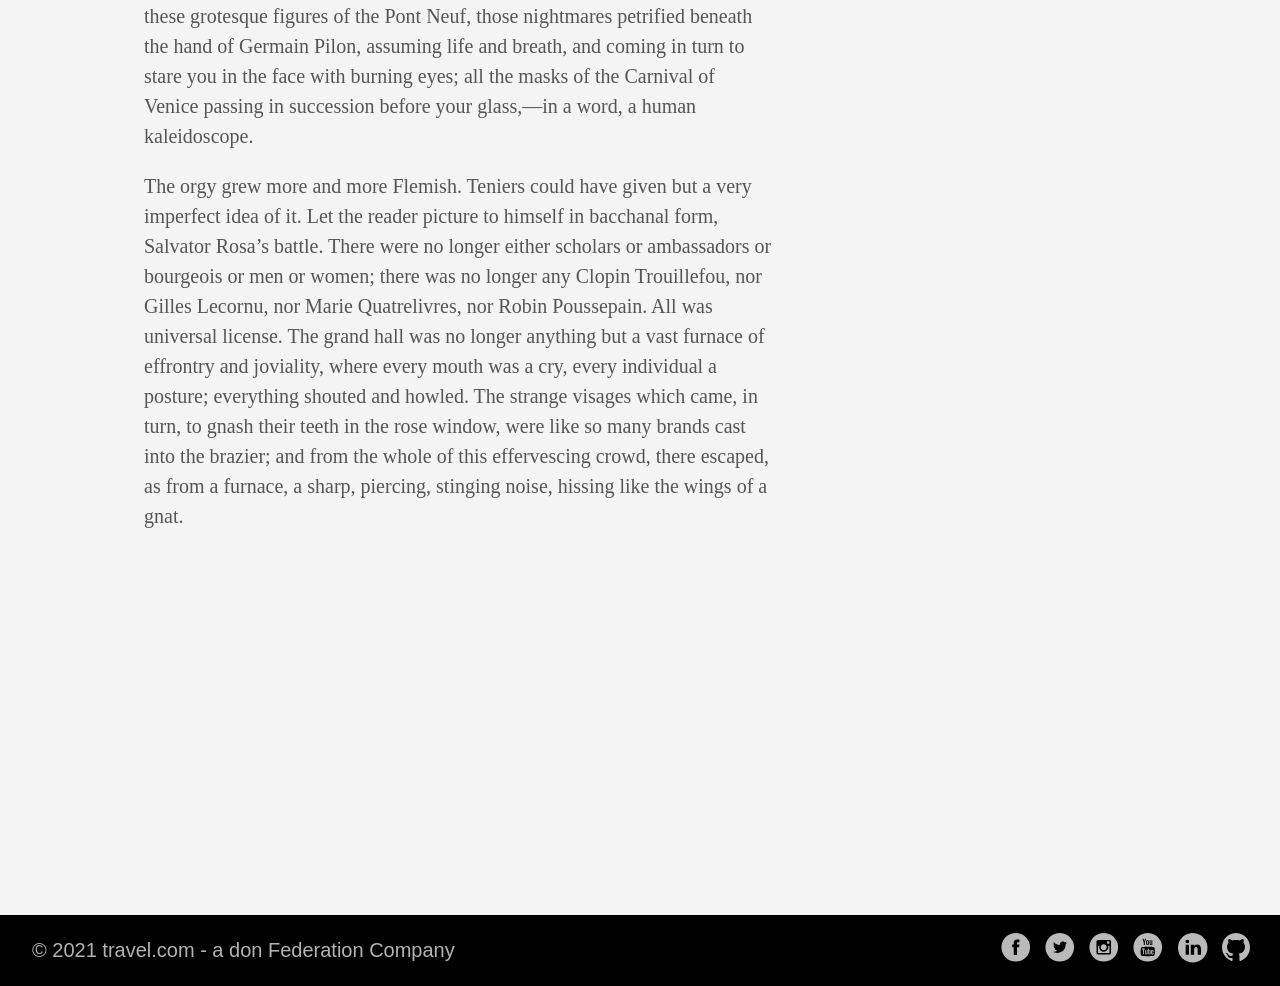
<file: post/chapter-5/index.html>
<!doctype html><html lang=en-us><head><meta charset=utf-8><meta http-equiv=x-ua-compatible content="IE=edge,chrome=1"><title>travel.com - a don Federation Company | Chapter V: Quasimodo</title><meta name=HandheldFriendly content="True"><meta name=MobileOptimized content="320"><meta name=viewport content="width=device-width,minimum-scale=1"><meta name=generator content="Hugo 0.82.0"><meta name=ROBOTS content="NOINDEX, NOFOLLOW"><link href=/dist/css/app.d98f2eb6bcd1eaedb7edf166bd16af26.css rel=stylesheet><meta property="og:title" content="Chapter V: Quasimodo"><meta property="og:description" content="Quasimodo"><meta property="og:type" content="article"><meta property="og:url" content="https://example.com/post/chapter-5/"><meta property="article:section" content="post"><meta property="article:published_time" content="2017-04-13T11:15:58-04:00"><meta property="article:modified_time" content="2017-04-13T11:15:58-04:00"><meta itemprop=name content="Chapter V: Quasimodo"><meta itemprop=description content="Quasimodo"><meta itemprop=datePublished content="2017-04-13T11:15:58-04:00"><meta itemprop=dateModified content="2017-04-13T11:15:58-04:00"><meta itemprop=wordCount content="701"><meta itemprop=keywords content><meta name=twitter:card content="summary"><meta name=twitter:title content="Chapter V: Quasimodo"><meta name=twitter:description content="Quasimodo"></head><body class="ma0 avenir bg-near-white"><header><div class=bg-black><nav class="pv3 ph3 ph4-ns" role=navigation><div class="flex-l justify-between items-center center"><a href=https://example.com class="f3 fw2 hover-white no-underline white-90 dib">travel.com - a don Federation Company</a><div class="flex-l items-center"><ul class="pl0 mr3"><li class="list f5 f4-ns fw4 dib pr3"><a class="hover-white no-underline white-90" href=/about/ title="About page">About</a></li><li class="list f5 f4-ns fw4 dib pr3"><a class="hover-white no-underline white-90" href=/post/ title="Articles page">Articles</a></li><li class="list f5 f4-ns fw4 dib pr3"><a class="hover-white no-underline white-90" href=/contact/ title="Contact page">Contact</a></li></ul><a href=https://facebook.com/donPabloNow target=_blank class="link-transition facebook link dib z-999 pt3 pt0-l mr1" title="Facebook link" rel=noopener aria-label="follow on Facebook——Opens in a new window"><svg height="32" style="enable-background:new 0 0 67 67" viewBox="0 0 67 67" width="32" xmlns="http://www.w3.org/2000/svg" xmlns:xlink="http://www.w3.org/1999/xlink"><path d="M28.765 50.32h6.744V33.998h4.499l.596-5.624h-5.095l.007-2.816c0-1.466.14-2.253 2.244-2.253h2.812V17.68h-4.5c-5.405.0-7.307 2.729-7.307 7.317v3.377h-3.369v5.625h3.369V50.32zM33 64C16.432 64 3 50.569 3 34S16.432 4 33 4s30 13.431 30 30S49.568 64 33 64z" style="fill-rule:evenodd;clip-rule:evenodd"/></svg><span class=new-window><svg height="8" style="enable-background:new 0 0 1000 1000" viewBox="0 0 1e3 1e3" width="8" xmlns="http://www.w3.org/2000/svg" xmlns:xlink="http://www.w3.org/1999/xlink"><path d="M598 128h298v298h-86V274L392 692l-60-60 418-418H598v-86zM810 810V512h86v298c0 46-40 86-86 86H214c-48 0-86-40-86-86V214c0-46 38-86 86-86h298v86H214v596h596z" style="fill-rule:evenodd;clip-rule:evenodd;fill:"/></svg></span></a><a href=https://twitter.com/donPabloNow target=_blank class="link-transition twitter link dib z-999 pt3 pt0-l mr1" title="Twitter link" rel=noopener aria-label="follow on Twitter——Opens in a new window"><svg height="32" style="enable-background:new 0 0 67 67" viewBox="0 0 67 67" width="32" xmlns="http://www.w3.org/2000/svg" xmlns:xlink="http://www.w3.org/1999/xlink"><path d="M37.167 22.283c-2.619.953-4.274 3.411-4.086 6.101l.063 1.038-1.048-.127c-3.813-.487-7.145-2.139-9.974-4.915l-1.383-1.377-.356 1.017c-.754 2.267-.272 4.661 1.299 6.271.838.89.649 1.017-.796.487-.503-.169-.943-.296-.985-.233-.146.149.356 2.076.754 2.839.545 1.06 1.655 2.097 2.871 2.712l1.027.487-1.215.021c-1.173.0-1.215.021-1.089.467.419 1.377 2.074 2.839 3.918 3.475l1.299.444-1.131.678c-1.676.976-3.646 1.526-5.616 1.568C19.775 43.256 19 43.341 19 43.405c0 .211 2.557 1.397 4.044 1.864 4.463 1.377 9.765.783 13.746-1.568 2.829-1.673 5.657-5 6.978-8.221.713-1.716 1.425-4.851 1.425-6.354.0-.975.063-1.102 1.236-2.267.692-.678 1.341-1.419 1.467-1.631.21-.403.188-.403-.88-.043-1.781.636-2.033.551-1.152-.402.649-.678 1.425-1.907 1.425-2.267.0-.063-.314.042-.671.233-.377.212-1.215.53-1.844.72l-1.131.361-1.027-.7c-.566-.381-1.361-.805-1.781-.932C39.766 21.902 38.131 21.944 37.167 22.283zM33 64C16.432 64 3 50.569 3 34S16.432 4 33 4s30 13.431 30 30S49.568 64 33 64z" style="fill-rule:evenodd;clip-rule:evenodd;fill:"/></svg><span class=new-window><svg height="8" style="enable-background:new 0 0 1000 1000" viewBox="0 0 1e3 1e3" width="8" xmlns="http://www.w3.org/2000/svg" xmlns:xlink="http://www.w3.org/1999/xlink"><path d="M598 128h298v298h-86V274L392 692l-60-60 418-418H598v-86zM810 810V512h86v298c0 46-40 86-86 86H214c-48 0-86-40-86-86V214c0-46 38-86 86-86h298v86H214v596h596z" style="fill-rule:evenodd;clip-rule:evenodd;fill:"/></svg></span></a><a href=https://instagram.com/donPabloNow target=_blank class="link-transition instagram link dib z-999 pt3 pt0-l mr1" title="Instagram link" rel=noopener aria-label="follow on Instagram——Opens in a new window"><svg height="32" style="enable-background:new 0 0 67 67" viewBox="0 0 67 67" width="32" xmlns="http://www.w3.org/2000/svg" xmlns:xlink="http://www.w3.org/1999/xlink"><path d="M42.271 26.578v-.006c.502.0 1.005.01 1.508-.002.646-.017 1.172-.57 1.172-1.217.0-.963.0-1.927.0-2.89.0-.691-.547-1.24-1.236-1.241-.961.0-1.922-.001-2.883.0-.688.001-1.236.552-1.236 1.243-.001.955-.004 1.91.003 2.865.001.143.028.291.073.426.173.508.639.82 1.209.823C41.344 26.579 41.808 26.578 42.271 26.578zM33 27.817c-3.384-.002-6.135 2.721-6.182 6.089-.049 3.46 2.72 6.201 6.04 6.272 3.454.074 6.248-2.686 6.321-6.043C39.254 30.675 36.462 27.815 33 27.817zM21.046 31.116v.082c0 4.515-.001 9.03.0 13.545.0.649.562 1.208 1.212 1.208 7.16.001 14.319.001 21.479.0.656.0 1.215-.557 1.215-1.212.001-4.509.0-9.02.0-13.528v-.094H42.04c.411 1.313.537 2.651.376 4.014s-.601 2.631-1.316 3.803-1.644 2.145-2.779 2.918c-2.944 2.006-6.821 2.182-9.946.428-1.579-.885-2.819-2.12-3.685-3.713-1.289-2.373-1.495-4.865-.739-7.451C22.983 31.116 22.021 31.116 21.046 31.116zM45.205 49.255c.159-.026.318-.049.475-.083 1.246-.265 2.264-1.304 2.508-2.557.025-.137.045-.273.067-.409V21.794c-.021-.133-.04-.268-.065-.401-.268-1.367-1.396-2.428-2.78-2.618-.058-.007-.113-.02-.17-.03H20.761c-.147.027-.296.047-.441.08-1.352.308-2.352 1.396-2.545 2.766-.008.057-.02.114-.029.171V46.24c.028.154.05.311.085.465.299 1.322 1.427 2.347 2.77 2.52.064.008.13.021.195.03H45.205zM33 64C16.432 64 3 50.569 3 34S16.432 4 33 4s30 13.431 30 30S49.568 64 33 64z" style="fill-rule:evenodd;clip-rule:evenodd;fill:"/></svg><span class=new-window><svg height="8" style="enable-background:new 0 0 1000 1000" viewBox="0 0 1e3 1e3" width="8" xmlns="http://www.w3.org/2000/svg" xmlns:xlink="http://www.w3.org/1999/xlink"><path d="M598 128h298v298h-86V274L392 692l-60-60 418-418H598v-86zM810 810V512h86v298c0 46-40 86-86 86H214c-48 0-86-40-86-86V214c0-46 38-86 86-86h298v86H214v596h596z" style="fill-rule:evenodd;clip-rule:evenodd;fill:"/></svg></span></a><a href=https://youtube.com/c/donPabloNow target=_blank class="link-transition youtube link dib z-999 pt3 pt0-l mr1" title="Youtube link" rel=noopener aria-label="follow on Youtube——Opens in a new window"><svg height="32" style="enable-background:new 0 0 67 67" viewBox="0 0 67 67" width="32" xmlns="http://www.w3.org/2000/svg" xmlns:xlink="http://www.w3.org/1999/xlink"><path d="M42.527 41.34c-.278.0-.478.078-.6.244-.121.156-.18.424-.18.796v.896h1.543V42.38c0-.372-.062-.64-.185-.796C42.989 41.418 42.792 41.34 42.527 41.34zM36.509 41.309c.234.0.417.076.544.23.123.155.185.383.185.682v4.584c0 .286-.053.487-.153.611-.1.127-.256.189-.47.189-.148.0-.287-.033-.421-.096-.135-.062-.274-.171-.415-.313v-5.531c.119-.122.239-.213.36-.271C36.26 41.335 36.383 41.309 36.509 41.309zm5.239 3.349v1.672c0 .468.057.792.17.974.118.181.313.269.592.269.289.0.491-.076.606-.229.114-.153.175-.489.175-1.013v-.405h1.795v.456c0 .911-.217 1.596-.657 2.059-.435.459-1.089.687-1.958.687-.781.0-1.398-.242-1.847-.731-.448-.486-.676-1.157-.676-2.014v-3.986c0-.768.249-1.398.742-1.882.493-.484 1.128-.727 1.911-.727.799.0 1.413.225 1.843.674.429.448.642 1.093.642 1.935v2.264H41.748zm-3.125 3.837c-.271.336-.669.501-1.187.501-.343.0-.646-.062-.912-.192-.267-.129-.519-.327-.746-.601v.681h-1.764V36.852h1.764v3.875c.237-.27.485-.478.748-.616.267-.143.534-.212.805-.212.554.0.975.189 1.265.565.294.379.438.933.438 1.66v4.926C39.034 47.678 38.897 48.159 38.623 48.495zM30.958 48.884v-.976c-.325.361-.658.636-1.009.822-.349.191-.686.282-1.014.282-.405.0-.705-.129-.913-.396-.201-.266-.305-.658-.305-1.189v-7.422h1.744v6.809c0 .211.037.362.107.457.077.095.196.141.358.141.128.0.292-.062.488-.188.197-.125.375-.283.542-.475v-6.744H32.7v8.878H30.958zM24.916 38.6v10.284h-1.968V38.6h-2.034v-1.748h6.036V38.6H24.916zm8.078-5.622c0-.001 12.08.018 13.514 1.45 1.439 1.435 1.455 8.514 1.455 8.555.0.0-.012 7.117-1.455 8.556C45.074 52.969 32.994 53 32.994 53s-12.079-.031-13.516-1.462c-1.438-1.435-1.441-8.502-1.441-8.556.0-.041.004-7.12 1.441-8.555 1.438-1.431 13.516-1.45 13.516-1.449zm9.526-3.723h-1.966v-1.08c-.358.397-.736.703-1.13.909-.392.208-.771.312-1.14.312-.458.0-.797-.146-1.027-.437-.229-.291-.345-.727-.345-1.311v-8.172h1.962v7.497c0 .231.045.399.127.502.08.104.216.156.399.156.143.0.327-.069.548-.206.22-.137.423-.312.605-.527v-7.422h1.966V29.255zM31.847 27.588c.139.147.339.219.6.219.266.0.476-.075.634-.223.157-.152.235-.358.235-.618v-5.327c0-.214-.08-.387-.241-.519-.16-.131-.37-.196-.628-.196-.241.0-.435.065-.586.196-.148.132-.225.305-.225.519v5.327C31.636 27.233 31.708 27.439 31.847 27.588zm-1.439-7.685c.528-.449 1.241-.674 2.132-.674.812.0 1.48.237 2.001.711.517.473.777 1.083.777 1.828v5.051c0 .836-.255 1.491-.762 1.968-.513.476-1.212.714-2.106.714-.858.0-1.547-.246-2.064-.736-.513-.492-.772-1.152-.772-1.983v-5.068C29.613 20.954 29.877 20.351 30.408 19.903zM24.262 16h-2.229l2.634 8.003v5.252h2.213v-5.5L29.454 16h-2.25l-1.366 5.298h-.139L24.262 16zM33 64C16.432 64 3 50.569 3 34S16.432 4 33 4s30 13.431 30 30S49.568 64 33 64z" style="fill-rule:evenodd;clip-rule:evenodd;fill:"/></svg><span class=new-window><svg height="8" style="enable-background:new 0 0 1000 1000" viewBox="0 0 1e3 1e3" width="8" xmlns="http://www.w3.org/2000/svg" xmlns:xlink="http://www.w3.org/1999/xlink"><path d="M598 128h298v298h-86V274L392 692l-60-60 418-418H598v-86zM810 810V512h86v298c0 46-40 86-86 86H214c-48 0-86-40-86-86V214c0-46 38-86 86-86h298v86H214v596h596z" style="fill-rule:evenodd;clip-rule:evenodd;fill:"/></svg></span></a><a href=https://linkedin.com/in/donPabloNow target=_blank class="link-transition linkedin link dib z-999 pt3 pt0-l mr1" title="LinkedIn link" rel=noopener aria-label="follow on LinkedIn——Opens in a new window"><svg height="32" style="enable-background:new 0 0 65 65" viewBox="0 0 65 65" width="32" xmlns="http://www.w3.org/2000/svg" xmlns:xlink="http://www.w3.org/1999/xlink"><path d="M50.837 48.137V36.425c0-6.275-3.35-9.195-7.816-9.195-3.604.0-5.219 1.983-6.119 3.374V27.71h-6.79c.09 1.917.0 20.427.0 20.427h6.79V36.729c0-.609.044-1.219.224-1.655.49-1.22 1.607-2.483 3.482-2.483 2.458.0 3.44 1.873 3.44 4.618v10.929H50.837zM22.959 24.922c2.367.0 3.842-1.57 3.842-3.531-.044-2.003-1.475-3.528-3.797-3.528s-3.841 1.524-3.841 3.528c0 1.961 1.474 3.531 3.753 3.531H22.959zM34 64C17.432 64 4 50.568 4 34 4 17.431 17.432 4 34 4s30 13.431 30 30c0 16.568-13.432 30-30 30zM26.354 48.137V27.71h-6.789v20.427h6.789z" style="fill-rule:evenodd;clip-rule:evenodd;fill:"/></svg><span class=new-window><svg height="8" style="enable-background:new 0 0 1000 1000" viewBox="0 0 1e3 1e3" width="8" xmlns="http://www.w3.org/2000/svg" xmlns:xlink="http://www.w3.org/1999/xlink"><path d="M598 128h298v298h-86V274L392 692l-60-60 418-418H598v-86zM810 810V512h86v298c0 46-40 86-86 86H214c-48 0-86-40-86-86V214c0-46 38-86 86-86h298v86H214v596h596z" style="fill-rule:evenodd;clip-rule:evenodd;fill:"/></svg></span></a><a href=https://github.com/donPabloNow target=_blank class="link-transition github link dib z-999 pt3 pt0-l mr1" title="Github link" rel=noopener aria-label="follow on Github——Opens in a new window"><svg height="32" style="enable-background:new 0 0 512 512" viewBox="0 0 512 512" width="32" xmlns="http://www.w3.org/2000/svg" xmlns:xlink="http://www.w3.org/1999/xlink"><path d="M256 32C132.3 32 32 134.8 32 261.7c0 101.5 64.2 187.5 153.2 217.9 11.2 2.1 15.3-5 15.3-11.1.0-5.5-.2-19.9-.3-39.1-62.3 13.9-75.5-30.8-75.5-30.8-10.2-26.5-24.9-33.6-24.9-33.6-20.3-14.3 1.5-14 1.5-14 22.5 1.6 34.3 23.7 34.3 23.7 20 35.1 52.4 25 65.2 19.1 2-14.8 7.8-25 14.2-30.7-49.7-5.8-102-25.5-102-113.5.0-25.1 8.7-45.6 23-61.6-2.3-5.8-10-29.2 2.2-60.8.0.0 18.8-6.2 61.6 23.5 17.9-5.1 37-7.6 56.1-7.7 19 .1 38.2 2.6 56.1 7.7 42.8-29.7 61.5-23.5 61.5-23.5 12.2 31.6 4.5 55 2.2 60.8 14.3 16.1 23 36.6 23 61.6.0 88.2-52.4 107.6-102.3 113.3 8 7.1 15.2 21.1 15.2 42.5.0 30.7-.3 55.5-.3 63 0 6.1 4 13.3 15.4 11C415.9 449.1 480 363.1 480 261.7 480 134.8 379.7 32 256 32z"/></svg><span class=new-window><svg height="8" style="enable-background:new 0 0 1000 1000" viewBox="0 0 1e3 1e3" width="8" xmlns="http://www.w3.org/2000/svg" xmlns:xlink="http://www.w3.org/1999/xlink"><path d="M598 128h298v298h-86V274L392 692l-60-60 418-418H598v-86zM810 810V512h86v298c0 46-40 86-86 86H214c-48 0-86-40-86-86V214c0-46 38-86 86-86h298v86H214v596h596z" style="fill-rule:evenodd;clip-rule:evenodd;fill:"/></svg></span></a></div></div></nav></div></header><main class=pb7 role=main><article class="flex-l flex-wrap justify-between mw8 center ph3"><header class="mt4 w-100"><p class="f6 b helvetica tracked">ARTICLES</p><h1 class="f1 athelas mb1">Chapter V: Quasimodo</h1><time class="f6 mv4 dib tracked" datetime=2017-04-13T11:15:58-04:00>April 13, 2017</time></header><section class="nested-copy-line-height lh-copy serif f4 nested-links nested-img mid-gray pr4-l w-two-thirds-l"><p>In the twinkling of an eye, all was ready to execute Coppenole’s idea. Bourgeois, scholars and law clerks all set to work. The little chapel situated opposite the marble table was selected for the scene of the grinning match. A pane broken in the pretty rose window above the door, left free a circle of stone through which it was agreed that the competitors should thrust their heads. In order to reach it, it was only necessary to mount upon a couple of hogsheads, which had been produced from I know not where, and perched one upon the other, after a fashion. It was settled that each candidate, man or woman (for it was possible to choose a female pope), should, for the sake of leaving the impression of his grimace fresh and complete, cover his face and remain concealed in the chapel until the moment of his appearance. In less than an instant, the chapel was crowded with competitors, upon whom the door was then closed.</p><p>Coppenole, from his post, ordered all, directed all, arranged all. During the uproar, the cardinal, no less abashed than Gringoire, had retired with all his suite, under the pretext of business and vespers, without the crowd which his arrival had so deeply stirred being in the least moved by his departure. Guillaume Rym was the only one who noticed his eminence’s discomfiture. The attention of the populace, like the sun, pursued its revolution; having set out from one end of the hall, and halted for a space in the middle, it had now reached the other end. The marble table, the brocaded gallery had each had their day; it was now the turn of the chapel of Louis XI. Henceforth, the field was open to all folly. There was no one there now, but the Flemings and the rabble.</p><p>The grimaces began. The first face which appeared at the aperture, with eyelids turned up to the reds, a mouth open like a maw, and a brow wrinkled like our hussar boots of the Empire, evoked such an inextinguishable peal of laughter that Homer would have taken all these louts for gods. Nevertheless, the grand hall was anything but Olympus, and Gringoire’s poor Jupiter knew it better than any one else. A second and third grimace followed, then another and another; and the laughter and transports of delight went on increasing. There was in this spectacle, a peculiar power of intoxication and fascination, of which it would be difficult to convey to the reader of our day and our salons any idea.</p><p>Let the reader picture to himself a series of visages presenting successively all geometrical forms, from the triangle to the trapezium, from the cone to the polyhedron; all human expressions, from wrath to lewdness; all ages, from the wrinkles of the new-born babe to the wrinkles of the aged and dying; all religious phantasmagories, from Faun to Beelzebub; all animal profiles, from the maw to the beak, from the jowl to the muzzle. Let the reader imagine all these grotesque figures of the Pont Neuf, those nightmares petrified beneath the hand of Germain Pilon, assuming life and breath, and coming in turn to stare you in the face with burning eyes; all the masks of the Carnival of Venice passing in succession before your glass,—in a word, a human kaleidoscope.</p><p>The orgy grew more and more Flemish. Teniers could have given but a very imperfect idea of it. Let the reader picture to himself in bacchanal form, Salvator Rosa’s battle. There were no longer either scholars or ambassadors or bourgeois or men or women; there was no longer any Clopin Trouillefou, nor Gilles Lecornu, nor Marie Quatrelivres, nor Robin Poussepain. All was universal license. The grand hall was no longer anything but a vast furnace of effrontry and joviality, where every mouth was a cry, every individual a posture; everything shouted and howled. The strange visages which came, in turn, to gnash their teeth in the rose window, were like so many brands cast into the brazier; and from the whole of this effervescing crowd, there escaped, as from a furnace, a sharp, piercing, stinging noise, hissing like the wings of a gnat.</p><ul class=pa0></ul><div class=mt6></div></section><aside class="w-30-l mt6-l"></aside></article></main><footer class="bg-black bottom-0 w-100 pa3" role=contentinfo><div class="flex justify-between"><a class="f4 fw4 hover-white no-underline white-70 dn dib-ns pv2 ph3" href=https://example.com>&copy; 2021 travel.com - a don Federation Company</a><div><a href=https://facebook.com/donPabloNow target=_blank class="link-transition facebook link dib z-999 pt3 pt0-l mr1" title="Facebook link" rel=noopener aria-label="follow on Facebook——Opens in a new window"><svg height="32" style="enable-background:new 0 0 67 67" viewBox="0 0 67 67" width="32" xmlns="http://www.w3.org/2000/svg" xmlns:xlink="http://www.w3.org/1999/xlink"><path d="M28.765 50.32h6.744V33.998h4.499l.596-5.624h-5.095l.007-2.816c0-1.466.14-2.253 2.244-2.253h2.812V17.68h-4.5c-5.405.0-7.307 2.729-7.307 7.317v3.377h-3.369v5.625h3.369V50.32zM33 64C16.432 64 3 50.569 3 34S16.432 4 33 4s30 13.431 30 30S49.568 64 33 64z" style="fill-rule:evenodd;clip-rule:evenodd"/></svg><span class=new-window><svg height="8" style="enable-background:new 0 0 1000 1000" viewBox="0 0 1e3 1e3" width="8" xmlns="http://www.w3.org/2000/svg" xmlns:xlink="http://www.w3.org/1999/xlink"><path d="M598 128h298v298h-86V274L392 692l-60-60 418-418H598v-86zM810 810V512h86v298c0 46-40 86-86 86H214c-48 0-86-40-86-86V214c0-46 38-86 86-86h298v86H214v596h596z" style="fill-rule:evenodd;clip-rule:evenodd;fill:"/></svg></span></a><a href=https://twitter.com/donPabloNow target=_blank class="link-transition twitter link dib z-999 pt3 pt0-l mr1" title="Twitter link" rel=noopener aria-label="follow on Twitter——Opens in a new window"><svg height="32" style="enable-background:new 0 0 67 67" viewBox="0 0 67 67" width="32" xmlns="http://www.w3.org/2000/svg" xmlns:xlink="http://www.w3.org/1999/xlink"><path d="M37.167 22.283c-2.619.953-4.274 3.411-4.086 6.101l.063 1.038-1.048-.127c-3.813-.487-7.145-2.139-9.974-4.915l-1.383-1.377-.356 1.017c-.754 2.267-.272 4.661 1.299 6.271.838.89.649 1.017-.796.487-.503-.169-.943-.296-.985-.233-.146.149.356 2.076.754 2.839.545 1.06 1.655 2.097 2.871 2.712l1.027.487-1.215.021c-1.173.0-1.215.021-1.089.467.419 1.377 2.074 2.839 3.918 3.475l1.299.444-1.131.678c-1.676.976-3.646 1.526-5.616 1.568C19.775 43.256 19 43.341 19 43.405c0 .211 2.557 1.397 4.044 1.864 4.463 1.377 9.765.783 13.746-1.568 2.829-1.673 5.657-5 6.978-8.221.713-1.716 1.425-4.851 1.425-6.354.0-.975.063-1.102 1.236-2.267.692-.678 1.341-1.419 1.467-1.631.21-.403.188-.403-.88-.043-1.781.636-2.033.551-1.152-.402.649-.678 1.425-1.907 1.425-2.267.0-.063-.314.042-.671.233-.377.212-1.215.53-1.844.72l-1.131.361-1.027-.7c-.566-.381-1.361-.805-1.781-.932C39.766 21.902 38.131 21.944 37.167 22.283zM33 64C16.432 64 3 50.569 3 34S16.432 4 33 4s30 13.431 30 30S49.568 64 33 64z" style="fill-rule:evenodd;clip-rule:evenodd;fill:"/></svg><span class=new-window><svg height="8" style="enable-background:new 0 0 1000 1000" viewBox="0 0 1e3 1e3" width="8" xmlns="http://www.w3.org/2000/svg" xmlns:xlink="http://www.w3.org/1999/xlink"><path d="M598 128h298v298h-86V274L392 692l-60-60 418-418H598v-86zM810 810V512h86v298c0 46-40 86-86 86H214c-48 0-86-40-86-86V214c0-46 38-86 86-86h298v86H214v596h596z" style="fill-rule:evenodd;clip-rule:evenodd;fill:"/></svg></span></a><a href=https://instagram.com/donPabloNow target=_blank class="link-transition instagram link dib z-999 pt3 pt0-l mr1" title="Instagram link" rel=noopener aria-label="follow on Instagram——Opens in a new window"><svg height="32" style="enable-background:new 0 0 67 67" viewBox="0 0 67 67" width="32" xmlns="http://www.w3.org/2000/svg" xmlns:xlink="http://www.w3.org/1999/xlink"><path d="M42.271 26.578v-.006c.502.0 1.005.01 1.508-.002.646-.017 1.172-.57 1.172-1.217.0-.963.0-1.927.0-2.89.0-.691-.547-1.24-1.236-1.241-.961.0-1.922-.001-2.883.0-.688.001-1.236.552-1.236 1.243-.001.955-.004 1.91.003 2.865.001.143.028.291.073.426.173.508.639.82 1.209.823C41.344 26.579 41.808 26.578 42.271 26.578zM33 27.817c-3.384-.002-6.135 2.721-6.182 6.089-.049 3.46 2.72 6.201 6.04 6.272 3.454.074 6.248-2.686 6.321-6.043C39.254 30.675 36.462 27.815 33 27.817zM21.046 31.116v.082c0 4.515-.001 9.03.0 13.545.0.649.562 1.208 1.212 1.208 7.16.001 14.319.001 21.479.0.656.0 1.215-.557 1.215-1.212.001-4.509.0-9.02.0-13.528v-.094H42.04c.411 1.313.537 2.651.376 4.014s-.601 2.631-1.316 3.803-1.644 2.145-2.779 2.918c-2.944 2.006-6.821 2.182-9.946.428-1.579-.885-2.819-2.12-3.685-3.713-1.289-2.373-1.495-4.865-.739-7.451C22.983 31.116 22.021 31.116 21.046 31.116zM45.205 49.255c.159-.026.318-.049.475-.083 1.246-.265 2.264-1.304 2.508-2.557.025-.137.045-.273.067-.409V21.794c-.021-.133-.04-.268-.065-.401-.268-1.367-1.396-2.428-2.78-2.618-.058-.007-.113-.02-.17-.03H20.761c-.147.027-.296.047-.441.08-1.352.308-2.352 1.396-2.545 2.766-.008.057-.02.114-.029.171V46.24c.028.154.05.311.085.465.299 1.322 1.427 2.347 2.77 2.52.064.008.13.021.195.03H45.205zM33 64C16.432 64 3 50.569 3 34S16.432 4 33 4s30 13.431 30 30S49.568 64 33 64z" style="fill-rule:evenodd;clip-rule:evenodd;fill:"/></svg><span class=new-window><svg height="8" style="enable-background:new 0 0 1000 1000" viewBox="0 0 1e3 1e3" width="8" xmlns="http://www.w3.org/2000/svg" xmlns:xlink="http://www.w3.org/1999/xlink"><path d="M598 128h298v298h-86V274L392 692l-60-60 418-418H598v-86zM810 810V512h86v298c0 46-40 86-86 86H214c-48 0-86-40-86-86V214c0-46 38-86 86-86h298v86H214v596h596z" style="fill-rule:evenodd;clip-rule:evenodd;fill:"/></svg></span></a><a href=https://youtube.com/c/donPabloNow target=_blank class="link-transition youtube link dib z-999 pt3 pt0-l mr1" title="Youtube link" rel=noopener aria-label="follow on Youtube——Opens in a new window"><svg height="32" style="enable-background:new 0 0 67 67" viewBox="0 0 67 67" width="32" xmlns="http://www.w3.org/2000/svg" xmlns:xlink="http://www.w3.org/1999/xlink"><path d="M42.527 41.34c-.278.0-.478.078-.6.244-.121.156-.18.424-.18.796v.896h1.543V42.38c0-.372-.062-.64-.185-.796C42.989 41.418 42.792 41.34 42.527 41.34zM36.509 41.309c.234.0.417.076.544.23.123.155.185.383.185.682v4.584c0 .286-.053.487-.153.611-.1.127-.256.189-.47.189-.148.0-.287-.033-.421-.096-.135-.062-.274-.171-.415-.313v-5.531c.119-.122.239-.213.36-.271C36.26 41.335 36.383 41.309 36.509 41.309zm5.239 3.349v1.672c0 .468.057.792.17.974.118.181.313.269.592.269.289.0.491-.076.606-.229.114-.153.175-.489.175-1.013v-.405h1.795v.456c0 .911-.217 1.596-.657 2.059-.435.459-1.089.687-1.958.687-.781.0-1.398-.242-1.847-.731-.448-.486-.676-1.157-.676-2.014v-3.986c0-.768.249-1.398.742-1.882.493-.484 1.128-.727 1.911-.727.799.0 1.413.225 1.843.674.429.448.642 1.093.642 1.935v2.264H41.748zm-3.125 3.837c-.271.336-.669.501-1.187.501-.343.0-.646-.062-.912-.192-.267-.129-.519-.327-.746-.601v.681h-1.764V36.852h1.764v3.875c.237-.27.485-.478.748-.616.267-.143.534-.212.805-.212.554.0.975.189 1.265.565.294.379.438.933.438 1.66v4.926C39.034 47.678 38.897 48.159 38.623 48.495zM30.958 48.884v-.976c-.325.361-.658.636-1.009.822-.349.191-.686.282-1.014.282-.405.0-.705-.129-.913-.396-.201-.266-.305-.658-.305-1.189v-7.422h1.744v6.809c0 .211.037.362.107.457.077.095.196.141.358.141.128.0.292-.062.488-.188.197-.125.375-.283.542-.475v-6.744H32.7v8.878H30.958zM24.916 38.6v10.284h-1.968V38.6h-2.034v-1.748h6.036V38.6H24.916zm8.078-5.622c0-.001 12.08.018 13.514 1.45 1.439 1.435 1.455 8.514 1.455 8.555.0.0-.012 7.117-1.455 8.556C45.074 52.969 32.994 53 32.994 53s-12.079-.031-13.516-1.462c-1.438-1.435-1.441-8.502-1.441-8.556.0-.041.004-7.12 1.441-8.555 1.438-1.431 13.516-1.45 13.516-1.449zm9.526-3.723h-1.966v-1.08c-.358.397-.736.703-1.13.909-.392.208-.771.312-1.14.312-.458.0-.797-.146-1.027-.437-.229-.291-.345-.727-.345-1.311v-8.172h1.962v7.497c0 .231.045.399.127.502.08.104.216.156.399.156.143.0.327-.069.548-.206.22-.137.423-.312.605-.527v-7.422h1.966V29.255zM31.847 27.588c.139.147.339.219.6.219.266.0.476-.075.634-.223.157-.152.235-.358.235-.618v-5.327c0-.214-.08-.387-.241-.519-.16-.131-.37-.196-.628-.196-.241.0-.435.065-.586.196-.148.132-.225.305-.225.519v5.327C31.636 27.233 31.708 27.439 31.847 27.588zm-1.439-7.685c.528-.449 1.241-.674 2.132-.674.812.0 1.48.237 2.001.711.517.473.777 1.083.777 1.828v5.051c0 .836-.255 1.491-.762 1.968-.513.476-1.212.714-2.106.714-.858.0-1.547-.246-2.064-.736-.513-.492-.772-1.152-.772-1.983v-5.068C29.613 20.954 29.877 20.351 30.408 19.903zM24.262 16h-2.229l2.634 8.003v5.252h2.213v-5.5L29.454 16h-2.25l-1.366 5.298h-.139L24.262 16zM33 64C16.432 64 3 50.569 3 34S16.432 4 33 4s30 13.431 30 30S49.568 64 33 64z" style="fill-rule:evenodd;clip-rule:evenodd;fill:"/></svg><span class=new-window><svg height="8" style="enable-background:new 0 0 1000 1000" viewBox="0 0 1e3 1e3" width="8" xmlns="http://www.w3.org/2000/svg" xmlns:xlink="http://www.w3.org/1999/xlink"><path d="M598 128h298v298h-86V274L392 692l-60-60 418-418H598v-86zM810 810V512h86v298c0 46-40 86-86 86H214c-48 0-86-40-86-86V214c0-46 38-86 86-86h298v86H214v596h596z" style="fill-rule:evenodd;clip-rule:evenodd;fill:"/></svg></span></a><a href=https://linkedin.com/in/donPabloNow target=_blank class="link-transition linkedin link dib z-999 pt3 pt0-l mr1" title="LinkedIn link" rel=noopener aria-label="follow on LinkedIn——Opens in a new window"><svg height="32" style="enable-background:new 0 0 65 65" viewBox="0 0 65 65" width="32" xmlns="http://www.w3.org/2000/svg" xmlns:xlink="http://www.w3.org/1999/xlink"><path d="M50.837 48.137V36.425c0-6.275-3.35-9.195-7.816-9.195-3.604.0-5.219 1.983-6.119 3.374V27.71h-6.79c.09 1.917.0 20.427.0 20.427h6.79V36.729c0-.609.044-1.219.224-1.655.49-1.22 1.607-2.483 3.482-2.483 2.458.0 3.44 1.873 3.44 4.618v10.929H50.837zM22.959 24.922c2.367.0 3.842-1.57 3.842-3.531-.044-2.003-1.475-3.528-3.797-3.528s-3.841 1.524-3.841 3.528c0 1.961 1.474 3.531 3.753 3.531H22.959zM34 64C17.432 64 4 50.568 4 34 4 17.431 17.432 4 34 4s30 13.431 30 30c0 16.568-13.432 30-30 30zM26.354 48.137V27.71h-6.789v20.427h6.789z" style="fill-rule:evenodd;clip-rule:evenodd;fill:"/></svg><span class=new-window><svg height="8" style="enable-background:new 0 0 1000 1000" viewBox="0 0 1e3 1e3" width="8" xmlns="http://www.w3.org/2000/svg" xmlns:xlink="http://www.w3.org/1999/xlink"><path d="M598 128h298v298h-86V274L392 692l-60-60 418-418H598v-86zM810 810V512h86v298c0 46-40 86-86 86H214c-48 0-86-40-86-86V214c0-46 38-86 86-86h298v86H214v596h596z" style="fill-rule:evenodd;clip-rule:evenodd;fill:"/></svg></span></a><a href=https://github.com/donPabloNow target=_blank class="link-transition github link dib z-999 pt3 pt0-l mr1" title="Github link" rel=noopener aria-label="follow on Github——Opens in a new window"><svg height="32" style="enable-background:new 0 0 512 512" viewBox="0 0 512 512" width="32" xmlns="http://www.w3.org/2000/svg" xmlns:xlink="http://www.w3.org/1999/xlink"><path d="M256 32C132.3 32 32 134.8 32 261.7c0 101.5 64.2 187.5 153.2 217.9 11.2 2.1 15.3-5 15.3-11.1.0-5.5-.2-19.9-.3-39.1-62.3 13.9-75.5-30.8-75.5-30.8-10.2-26.5-24.9-33.6-24.9-33.6-20.3-14.3 1.5-14 1.5-14 22.5 1.6 34.3 23.7 34.3 23.7 20 35.1 52.4 25 65.2 19.1 2-14.8 7.8-25 14.2-30.7-49.7-5.8-102-25.5-102-113.5.0-25.1 8.7-45.6 23-61.6-2.3-5.8-10-29.2 2.2-60.8.0.0 18.8-6.2 61.6 23.5 17.9-5.1 37-7.6 56.1-7.7 19 .1 38.2 2.6 56.1 7.7 42.8-29.7 61.5-23.5 61.5-23.5 12.2 31.6 4.5 55 2.2 60.8 14.3 16.1 23 36.6 23 61.6.0 88.2-52.4 107.6-102.3 113.3 8 7.1 15.2 21.1 15.2 42.5.0 30.7-.3 55.5-.3 63 0 6.1 4 13.3 15.4 11C415.9 449.1 480 363.1 480 261.7 480 134.8 379.7 32 256 32z"/></svg><span class=new-window><svg height="8" style="enable-background:new 0 0 1000 1000" viewBox="0 0 1e3 1e3" width="8" xmlns="http://www.w3.org/2000/svg" xmlns:xlink="http://www.w3.org/1999/xlink"><path d="M598 128h298v298h-86V274L392 692l-60-60 418-418H598v-86zM810 810V512h86v298c0 46-40 86-86 86H214c-48 0-86-40-86-86V214c0-46 38-86 86-86h298v86H214v596h596z" style="fill-rule:evenodd;clip-rule:evenodd;fill:"/></svg></span></a></div></div></footer><script src=/dist/js/app.3fc0f988d21662902933.js></script></body></html>
</file>
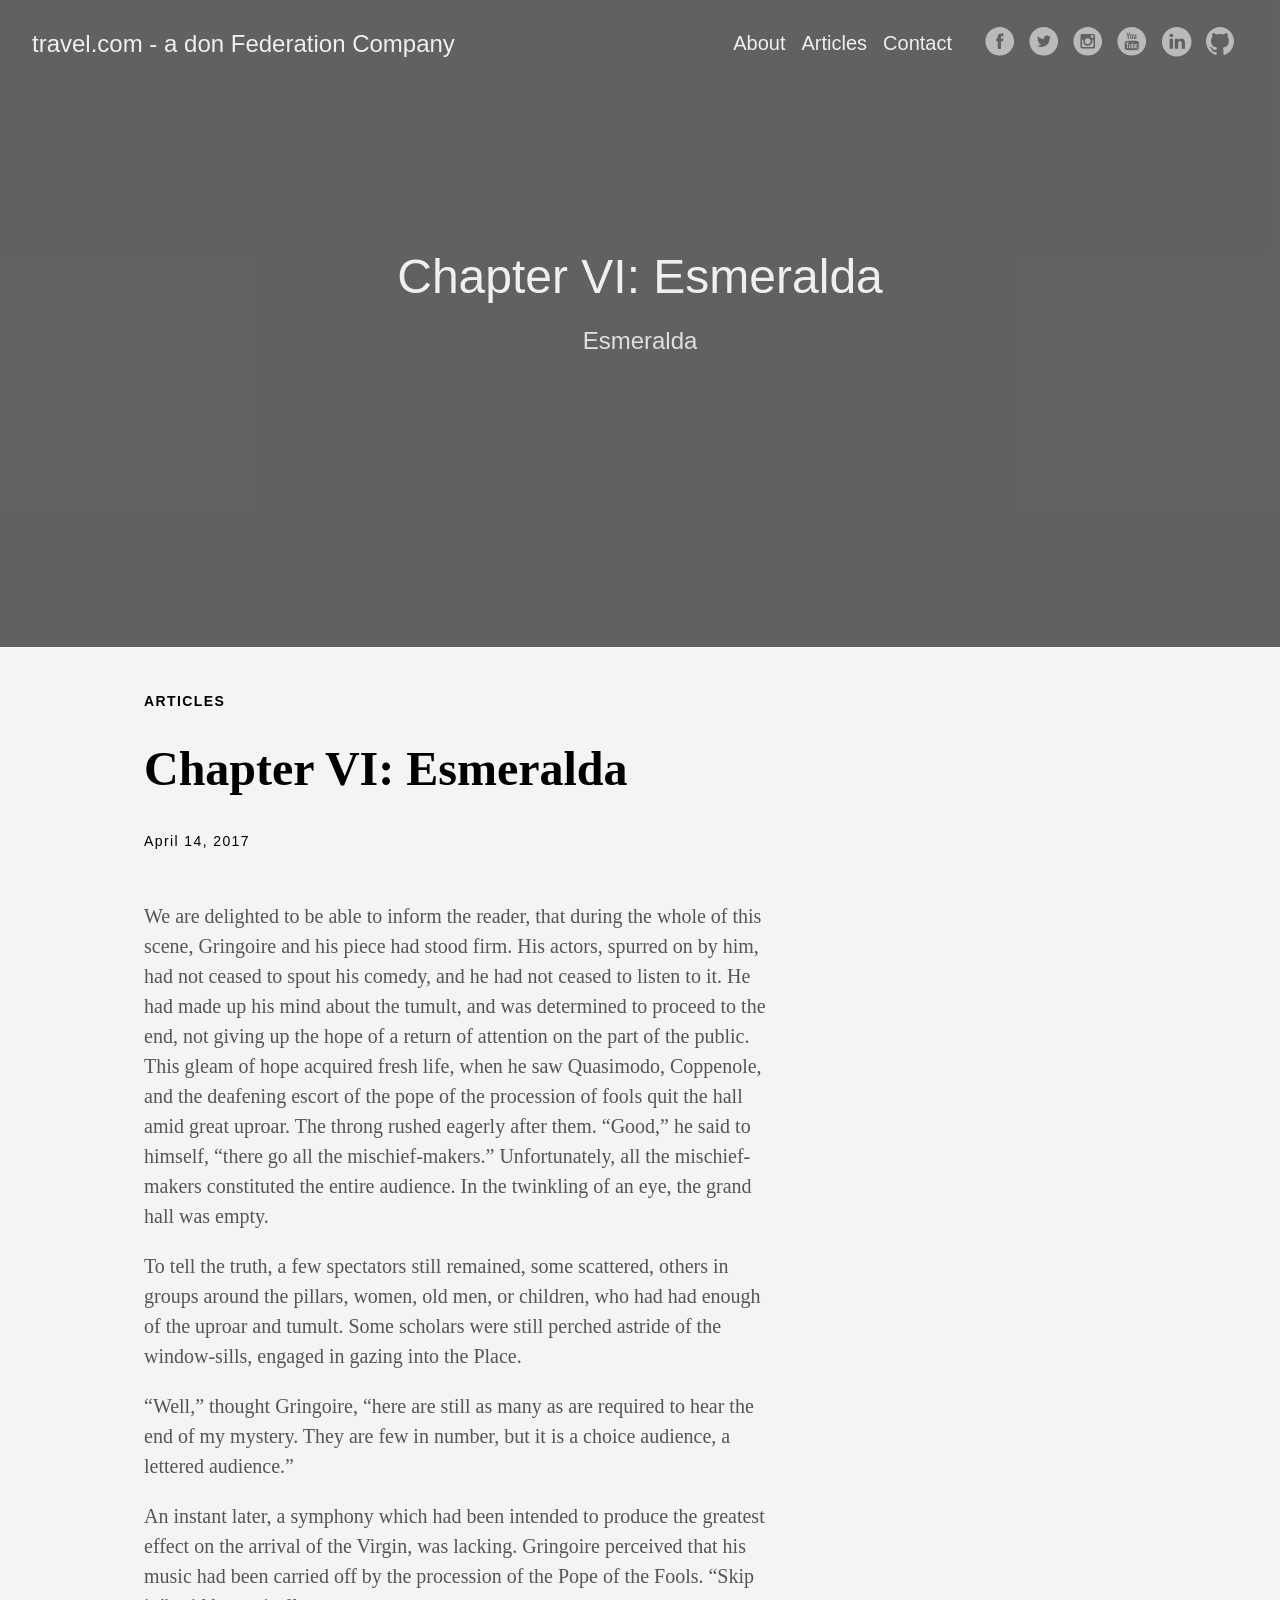
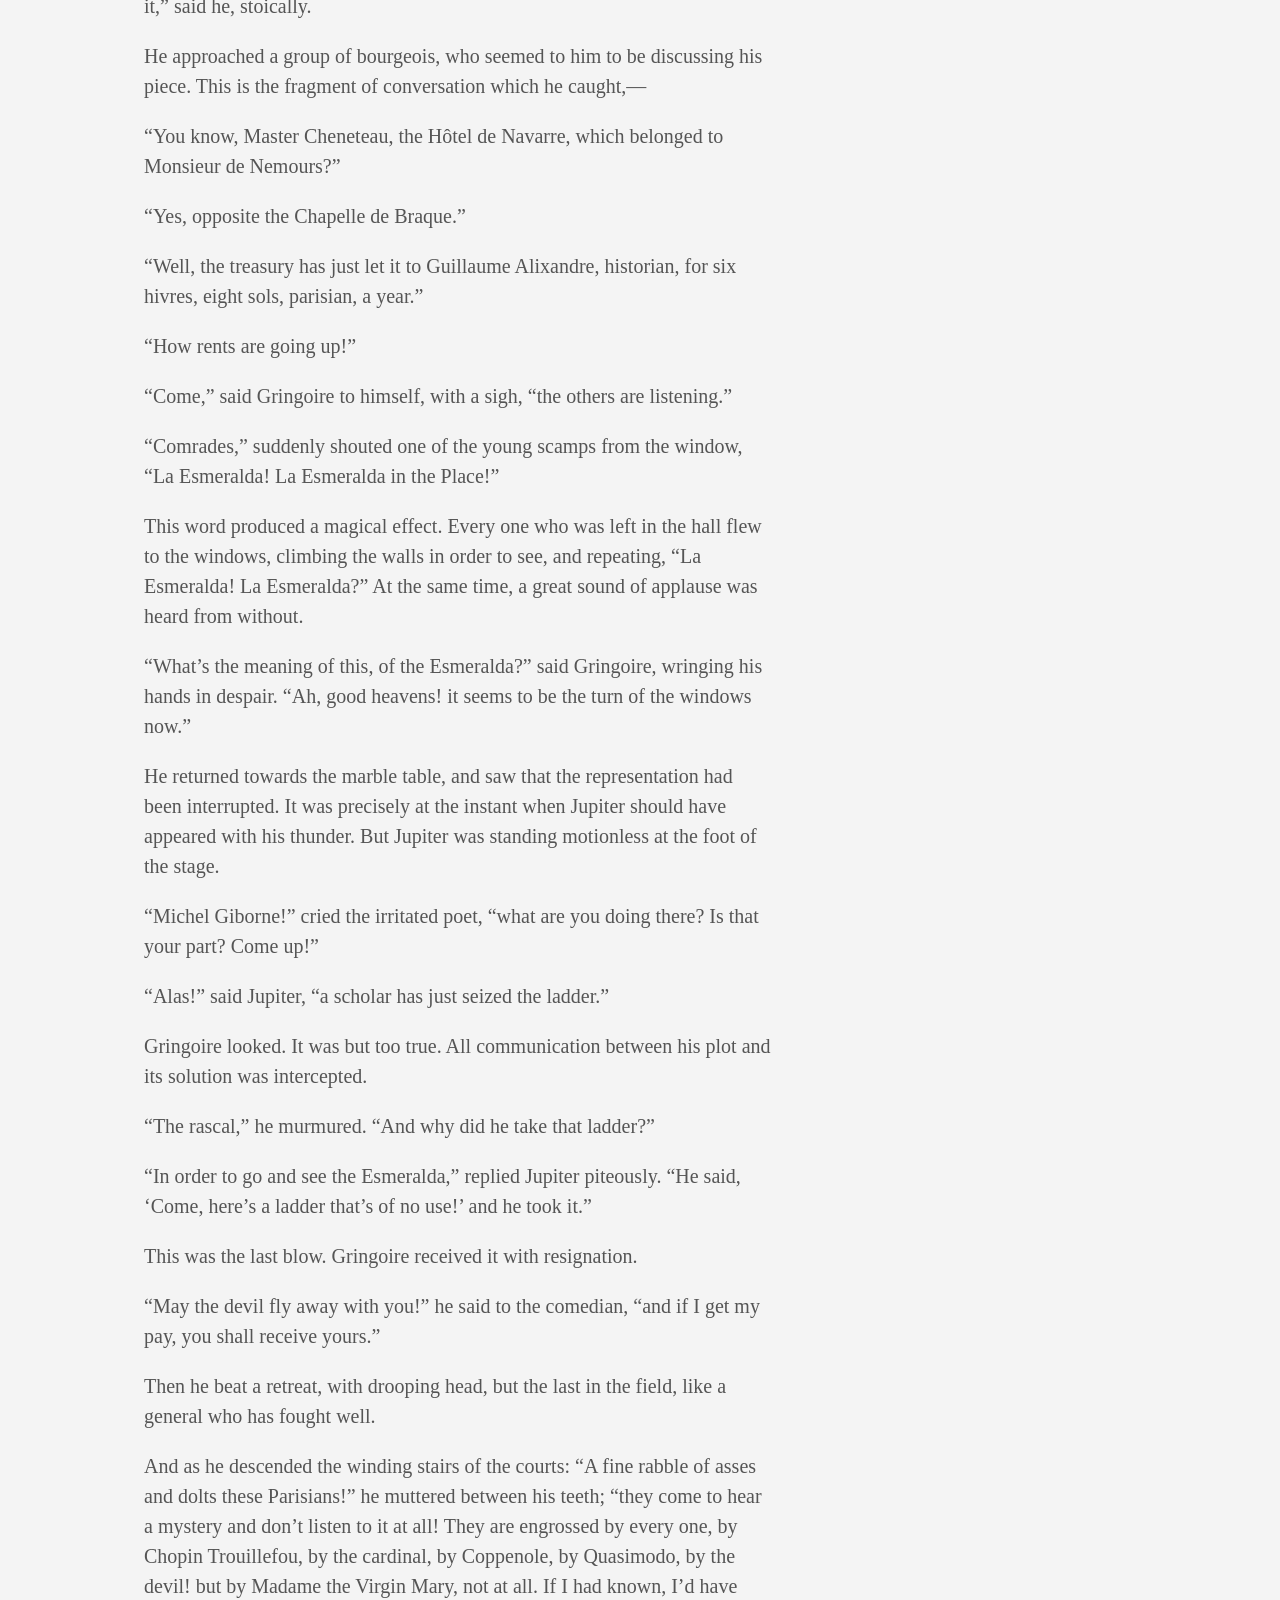
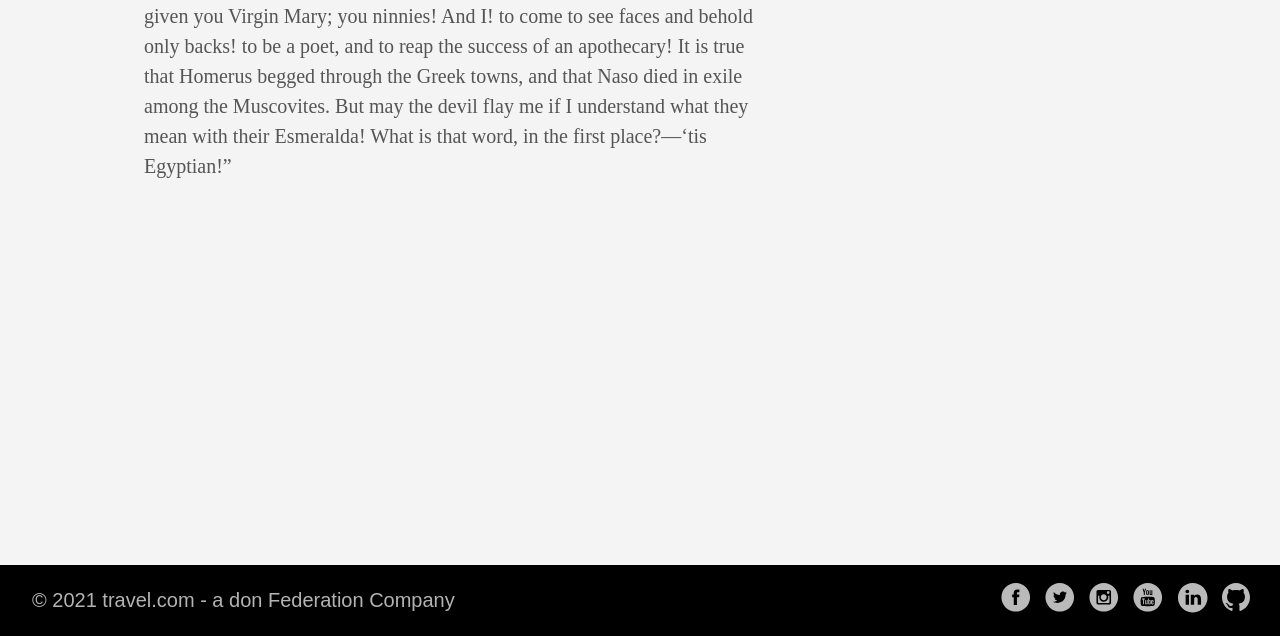
<file: post/chapter-6/index.html>
<!doctype html><html lang=en-us><head><meta charset=utf-8><meta http-equiv=x-ua-compatible content="IE=edge,chrome=1"><title>travel.com - a don Federation Company | Chapter VI: Esmeralda</title><meta name=HandheldFriendly content="True"><meta name=MobileOptimized content="320"><meta name=viewport content="width=device-width,minimum-scale=1"><meta name=generator content="Hugo 0.82.0"><meta name=ROBOTS content="NOINDEX, NOFOLLOW"><link href=/dist/css/app.d98f2eb6bcd1eaedb7edf166bd16af26.css rel=stylesheet><meta property="og:title" content="Chapter VI: Esmeralda"><meta property="og:description" content="Esmeralda"><meta property="og:type" content="article"><meta property="og:url" content="https://example.com/post/chapter-6/"><meta property="article:section" content="post"><meta property="article:published_time" content="2017-04-14T11:25:05-04:00"><meta property="article:modified_time" content="2017-04-14T11:25:05-04:00"><meta itemprop=name content="Chapter VI: Esmeralda"><meta itemprop=description content="Esmeralda"><meta itemprop=datePublished content="2017-04-14T11:25:05-04:00"><meta itemprop=dateModified content="2017-04-14T11:25:05-04:00"><meta itemprop=wordCount content="752"><meta itemprop=keywords content><meta name=twitter:card content="summary"><meta name=twitter:title content="Chapter VI: Esmeralda"><meta name=twitter:description content="Esmeralda"></head><body class="ma0 avenir bg-near-white"><header class="cover bg-top" style=background-image:url(https://example.com/images/esmeralda.jpg)><div class="pb3-m pb6-l bg-black-60"><nav class="pv3 ph3 ph4-ns" role=navigation><div class="flex-l justify-between items-center center"><a href=https://example.com class="f3 fw2 hover-white no-underline white-90 dib">travel.com - a don Federation Company</a><div class="flex-l items-center"><ul class="pl0 mr3"><li class="list f5 f4-ns fw4 dib pr3"><a class="hover-white no-underline white-90" href=/about/ title="About page">About</a></li><li class="list f5 f4-ns fw4 dib pr3"><a class="hover-white no-underline white-90" href=/post/ title="Articles page">Articles</a></li><li class="list f5 f4-ns fw4 dib pr3"><a class="hover-white no-underline white-90" href=/contact/ title="Contact page">Contact</a></li></ul><a href=https://facebook.com/donPabloNow target=_blank class="link-transition facebook link dib z-999 pt3 pt0-l mr1" title="Facebook link" rel=noopener aria-label="follow on Facebook——Opens in a new window"><svg height="32" style="enable-background:new 0 0 67 67" viewBox="0 0 67 67" width="32" xmlns="http://www.w3.org/2000/svg" xmlns:xlink="http://www.w3.org/1999/xlink"><path d="M28.765 50.32h6.744V33.998h4.499l.596-5.624h-5.095l.007-2.816c0-1.466.14-2.253 2.244-2.253h2.812V17.68h-4.5c-5.405.0-7.307 2.729-7.307 7.317v3.377h-3.369v5.625h3.369V50.32zM33 64C16.432 64 3 50.569 3 34S16.432 4 33 4s30 13.431 30 30S49.568 64 33 64z" style="fill-rule:evenodd;clip-rule:evenodd"/></svg><span class=new-window><svg height="8" style="enable-background:new 0 0 1000 1000" viewBox="0 0 1e3 1e3" width="8" xmlns="http://www.w3.org/2000/svg" xmlns:xlink="http://www.w3.org/1999/xlink"><path d="M598 128h298v298h-86V274L392 692l-60-60 418-418H598v-86zM810 810V512h86v298c0 46-40 86-86 86H214c-48 0-86-40-86-86V214c0-46 38-86 86-86h298v86H214v596h596z" style="fill-rule:evenodd;clip-rule:evenodd;fill:"/></svg></span></a><a href=https://twitter.com/donPabloNow target=_blank class="link-transition twitter link dib z-999 pt3 pt0-l mr1" title="Twitter link" rel=noopener aria-label="follow on Twitter——Opens in a new window"><svg height="32" style="enable-background:new 0 0 67 67" viewBox="0 0 67 67" width="32" xmlns="http://www.w3.org/2000/svg" xmlns:xlink="http://www.w3.org/1999/xlink"><path d="M37.167 22.283c-2.619.953-4.274 3.411-4.086 6.101l.063 1.038-1.048-.127c-3.813-.487-7.145-2.139-9.974-4.915l-1.383-1.377-.356 1.017c-.754 2.267-.272 4.661 1.299 6.271.838.89.649 1.017-.796.487-.503-.169-.943-.296-.985-.233-.146.149.356 2.076.754 2.839.545 1.06 1.655 2.097 2.871 2.712l1.027.487-1.215.021c-1.173.0-1.215.021-1.089.467.419 1.377 2.074 2.839 3.918 3.475l1.299.444-1.131.678c-1.676.976-3.646 1.526-5.616 1.568C19.775 43.256 19 43.341 19 43.405c0 .211 2.557 1.397 4.044 1.864 4.463 1.377 9.765.783 13.746-1.568 2.829-1.673 5.657-5 6.978-8.221.713-1.716 1.425-4.851 1.425-6.354.0-.975.063-1.102 1.236-2.267.692-.678 1.341-1.419 1.467-1.631.21-.403.188-.403-.88-.043-1.781.636-2.033.551-1.152-.402.649-.678 1.425-1.907 1.425-2.267.0-.063-.314.042-.671.233-.377.212-1.215.53-1.844.72l-1.131.361-1.027-.7c-.566-.381-1.361-.805-1.781-.932C39.766 21.902 38.131 21.944 37.167 22.283zM33 64C16.432 64 3 50.569 3 34S16.432 4 33 4s30 13.431 30 30S49.568 64 33 64z" style="fill-rule:evenodd;clip-rule:evenodd;fill:"/></svg><span class=new-window><svg height="8" style="enable-background:new 0 0 1000 1000" viewBox="0 0 1e3 1e3" width="8" xmlns="http://www.w3.org/2000/svg" xmlns:xlink="http://www.w3.org/1999/xlink"><path d="M598 128h298v298h-86V274L392 692l-60-60 418-418H598v-86zM810 810V512h86v298c0 46-40 86-86 86H214c-48 0-86-40-86-86V214c0-46 38-86 86-86h298v86H214v596h596z" style="fill-rule:evenodd;clip-rule:evenodd;fill:"/></svg></span></a><a href=https://instagram.com/donPabloNow target=_blank class="link-transition instagram link dib z-999 pt3 pt0-l mr1" title="Instagram link" rel=noopener aria-label="follow on Instagram——Opens in a new window"><svg height="32" style="enable-background:new 0 0 67 67" viewBox="0 0 67 67" width="32" xmlns="http://www.w3.org/2000/svg" xmlns:xlink="http://www.w3.org/1999/xlink"><path d="M42.271 26.578v-.006c.502.0 1.005.01 1.508-.002.646-.017 1.172-.57 1.172-1.217.0-.963.0-1.927.0-2.89.0-.691-.547-1.24-1.236-1.241-.961.0-1.922-.001-2.883.0-.688.001-1.236.552-1.236 1.243-.001.955-.004 1.91.003 2.865.001.143.028.291.073.426.173.508.639.82 1.209.823C41.344 26.579 41.808 26.578 42.271 26.578zM33 27.817c-3.384-.002-6.135 2.721-6.182 6.089-.049 3.46 2.72 6.201 6.04 6.272 3.454.074 6.248-2.686 6.321-6.043C39.254 30.675 36.462 27.815 33 27.817zM21.046 31.116v.082c0 4.515-.001 9.03.0 13.545.0.649.562 1.208 1.212 1.208 7.16.001 14.319.001 21.479.0.656.0 1.215-.557 1.215-1.212.001-4.509.0-9.02.0-13.528v-.094H42.04c.411 1.313.537 2.651.376 4.014s-.601 2.631-1.316 3.803-1.644 2.145-2.779 2.918c-2.944 2.006-6.821 2.182-9.946.428-1.579-.885-2.819-2.12-3.685-3.713-1.289-2.373-1.495-4.865-.739-7.451C22.983 31.116 22.021 31.116 21.046 31.116zM45.205 49.255c.159-.026.318-.049.475-.083 1.246-.265 2.264-1.304 2.508-2.557.025-.137.045-.273.067-.409V21.794c-.021-.133-.04-.268-.065-.401-.268-1.367-1.396-2.428-2.78-2.618-.058-.007-.113-.02-.17-.03H20.761c-.147.027-.296.047-.441.08-1.352.308-2.352 1.396-2.545 2.766-.008.057-.02.114-.029.171V46.24c.028.154.05.311.085.465.299 1.322 1.427 2.347 2.77 2.52.064.008.13.021.195.03H45.205zM33 64C16.432 64 3 50.569 3 34S16.432 4 33 4s30 13.431 30 30S49.568 64 33 64z" style="fill-rule:evenodd;clip-rule:evenodd;fill:"/></svg><span class=new-window><svg height="8" style="enable-background:new 0 0 1000 1000" viewBox="0 0 1e3 1e3" width="8" xmlns="http://www.w3.org/2000/svg" xmlns:xlink="http://www.w3.org/1999/xlink"><path d="M598 128h298v298h-86V274L392 692l-60-60 418-418H598v-86zM810 810V512h86v298c0 46-40 86-86 86H214c-48 0-86-40-86-86V214c0-46 38-86 86-86h298v86H214v596h596z" style="fill-rule:evenodd;clip-rule:evenodd;fill:"/></svg></span></a><a href=https://youtube.com/c/donPabloNow target=_blank class="link-transition youtube link dib z-999 pt3 pt0-l mr1" title="Youtube link" rel=noopener aria-label="follow on Youtube——Opens in a new window"><svg height="32" style="enable-background:new 0 0 67 67" viewBox="0 0 67 67" width="32" xmlns="http://www.w3.org/2000/svg" xmlns:xlink="http://www.w3.org/1999/xlink"><path d="M42.527 41.34c-.278.0-.478.078-.6.244-.121.156-.18.424-.18.796v.896h1.543V42.38c0-.372-.062-.64-.185-.796C42.989 41.418 42.792 41.34 42.527 41.34zM36.509 41.309c.234.0.417.076.544.23.123.155.185.383.185.682v4.584c0 .286-.053.487-.153.611-.1.127-.256.189-.47.189-.148.0-.287-.033-.421-.096-.135-.062-.274-.171-.415-.313v-5.531c.119-.122.239-.213.36-.271C36.26 41.335 36.383 41.309 36.509 41.309zm5.239 3.349v1.672c0 .468.057.792.17.974.118.181.313.269.592.269.289.0.491-.076.606-.229.114-.153.175-.489.175-1.013v-.405h1.795v.456c0 .911-.217 1.596-.657 2.059-.435.459-1.089.687-1.958.687-.781.0-1.398-.242-1.847-.731-.448-.486-.676-1.157-.676-2.014v-3.986c0-.768.249-1.398.742-1.882.493-.484 1.128-.727 1.911-.727.799.0 1.413.225 1.843.674.429.448.642 1.093.642 1.935v2.264H41.748zm-3.125 3.837c-.271.336-.669.501-1.187.501-.343.0-.646-.062-.912-.192-.267-.129-.519-.327-.746-.601v.681h-1.764V36.852h1.764v3.875c.237-.27.485-.478.748-.616.267-.143.534-.212.805-.212.554.0.975.189 1.265.565.294.379.438.933.438 1.66v4.926C39.034 47.678 38.897 48.159 38.623 48.495zM30.958 48.884v-.976c-.325.361-.658.636-1.009.822-.349.191-.686.282-1.014.282-.405.0-.705-.129-.913-.396-.201-.266-.305-.658-.305-1.189v-7.422h1.744v6.809c0 .211.037.362.107.457.077.095.196.141.358.141.128.0.292-.062.488-.188.197-.125.375-.283.542-.475v-6.744H32.7v8.878H30.958zM24.916 38.6v10.284h-1.968V38.6h-2.034v-1.748h6.036V38.6H24.916zm8.078-5.622c0-.001 12.08.018 13.514 1.45 1.439 1.435 1.455 8.514 1.455 8.555.0.0-.012 7.117-1.455 8.556C45.074 52.969 32.994 53 32.994 53s-12.079-.031-13.516-1.462c-1.438-1.435-1.441-8.502-1.441-8.556.0-.041.004-7.12 1.441-8.555 1.438-1.431 13.516-1.45 13.516-1.449zm9.526-3.723h-1.966v-1.08c-.358.397-.736.703-1.13.909-.392.208-.771.312-1.14.312-.458.0-.797-.146-1.027-.437-.229-.291-.345-.727-.345-1.311v-8.172h1.962v7.497c0 .231.045.399.127.502.08.104.216.156.399.156.143.0.327-.069.548-.206.22-.137.423-.312.605-.527v-7.422h1.966V29.255zM31.847 27.588c.139.147.339.219.6.219.266.0.476-.075.634-.223.157-.152.235-.358.235-.618v-5.327c0-.214-.08-.387-.241-.519-.16-.131-.37-.196-.628-.196-.241.0-.435.065-.586.196-.148.132-.225.305-.225.519v5.327C31.636 27.233 31.708 27.439 31.847 27.588zm-1.439-7.685c.528-.449 1.241-.674 2.132-.674.812.0 1.48.237 2.001.711.517.473.777 1.083.777 1.828v5.051c0 .836-.255 1.491-.762 1.968-.513.476-1.212.714-2.106.714-.858.0-1.547-.246-2.064-.736-.513-.492-.772-1.152-.772-1.983v-5.068C29.613 20.954 29.877 20.351 30.408 19.903zM24.262 16h-2.229l2.634 8.003v5.252h2.213v-5.5L29.454 16h-2.25l-1.366 5.298h-.139L24.262 16zM33 64C16.432 64 3 50.569 3 34S16.432 4 33 4s30 13.431 30 30S49.568 64 33 64z" style="fill-rule:evenodd;clip-rule:evenodd;fill:"/></svg><span class=new-window><svg height="8" style="enable-background:new 0 0 1000 1000" viewBox="0 0 1e3 1e3" width="8" xmlns="http://www.w3.org/2000/svg" xmlns:xlink="http://www.w3.org/1999/xlink"><path d="M598 128h298v298h-86V274L392 692l-60-60 418-418H598v-86zM810 810V512h86v298c0 46-40 86-86 86H214c-48 0-86-40-86-86V214c0-46 38-86 86-86h298v86H214v596h596z" style="fill-rule:evenodd;clip-rule:evenodd;fill:"/></svg></span></a><a href=https://linkedin.com/in/donPabloNow target=_blank class="link-transition linkedin link dib z-999 pt3 pt0-l mr1" title="LinkedIn link" rel=noopener aria-label="follow on LinkedIn——Opens in a new window"><svg height="32" style="enable-background:new 0 0 65 65" viewBox="0 0 65 65" width="32" xmlns="http://www.w3.org/2000/svg" xmlns:xlink="http://www.w3.org/1999/xlink"><path d="M50.837 48.137V36.425c0-6.275-3.35-9.195-7.816-9.195-3.604.0-5.219 1.983-6.119 3.374V27.71h-6.79c.09 1.917.0 20.427.0 20.427h6.79V36.729c0-.609.044-1.219.224-1.655.49-1.22 1.607-2.483 3.482-2.483 2.458.0 3.44 1.873 3.44 4.618v10.929H50.837zM22.959 24.922c2.367.0 3.842-1.57 3.842-3.531-.044-2.003-1.475-3.528-3.797-3.528s-3.841 1.524-3.841 3.528c0 1.961 1.474 3.531 3.753 3.531H22.959zM34 64C17.432 64 4 50.568 4 34 4 17.431 17.432 4 34 4s30 13.431 30 30c0 16.568-13.432 30-30 30zM26.354 48.137V27.71h-6.789v20.427h6.789z" style="fill-rule:evenodd;clip-rule:evenodd;fill:"/></svg><span class=new-window><svg height="8" style="enable-background:new 0 0 1000 1000" viewBox="0 0 1e3 1e3" width="8" xmlns="http://www.w3.org/2000/svg" xmlns:xlink="http://www.w3.org/1999/xlink"><path d="M598 128h298v298h-86V274L392 692l-60-60 418-418H598v-86zM810 810V512h86v298c0 46-40 86-86 86H214c-48 0-86-40-86-86V214c0-46 38-86 86-86h298v86H214v596h596z" style="fill-rule:evenodd;clip-rule:evenodd;fill:"/></svg></span></a><a href=https://github.com/donPabloNow target=_blank class="link-transition github link dib z-999 pt3 pt0-l mr1" title="Github link" rel=noopener aria-label="follow on Github——Opens in a new window"><svg height="32" style="enable-background:new 0 0 512 512" viewBox="0 0 512 512" width="32" xmlns="http://www.w3.org/2000/svg" xmlns:xlink="http://www.w3.org/1999/xlink"><path d="M256 32C132.3 32 32 134.8 32 261.7c0 101.5 64.2 187.5 153.2 217.9 11.2 2.1 15.3-5 15.3-11.1.0-5.5-.2-19.9-.3-39.1-62.3 13.9-75.5-30.8-75.5-30.8-10.2-26.5-24.9-33.6-24.9-33.6-20.3-14.3 1.5-14 1.5-14 22.5 1.6 34.3 23.7 34.3 23.7 20 35.1 52.4 25 65.2 19.1 2-14.8 7.8-25 14.2-30.7-49.7-5.8-102-25.5-102-113.5.0-25.1 8.7-45.6 23-61.6-2.3-5.8-10-29.2 2.2-60.8.0.0 18.8-6.2 61.6 23.5 17.9-5.1 37-7.6 56.1-7.7 19 .1 38.2 2.6 56.1 7.7 42.8-29.7 61.5-23.5 61.5-23.5 12.2 31.6 4.5 55 2.2 60.8 14.3 16.1 23 36.6 23 61.6.0 88.2-52.4 107.6-102.3 113.3 8 7.1 15.2 21.1 15.2 42.5.0 30.7-.3 55.5-.3 63 0 6.1 4 13.3 15.4 11C415.9 449.1 480 363.1 480 261.7 480 134.8 379.7 32 256 32z"/></svg><span class=new-window><svg height="8" style="enable-background:new 0 0 1000 1000" viewBox="0 0 1e3 1e3" width="8" xmlns="http://www.w3.org/2000/svg" xmlns:xlink="http://www.w3.org/1999/xlink"><path d="M598 128h298v298h-86V274L392 692l-60-60 418-418H598v-86zM810 810V512h86v298c0 46-40 86-86 86H214c-48 0-86-40-86-86V214c0-46 38-86 86-86h298v86H214v596h596z" style="fill-rule:evenodd;clip-rule:evenodd;fill:"/></svg></span></a></div></div></nav><div class="tc-l pv6 ph3 ph4-ns"><h1 class="f2 f1-l fw2 white-90 mb0 lh-title">Chapter VI: Esmeralda</h1><h2 class="fw1 f5 f3-l white-80 measure-wide-l center lh-copy mt3 mb4">Esmeralda</h2></div></div></header><main class=pb7 role=main><article class="flex-l flex-wrap justify-between mw8 center ph3"><header class="mt4 w-100"><p class="f6 b helvetica tracked">ARTICLES</p><h1 class="f1 athelas mb1">Chapter VI: Esmeralda</h1><time class="f6 mv4 dib tracked" datetime=2017-04-14T11:25:05-04:00>April 14, 2017</time></header><section class="nested-copy-line-height lh-copy serif f4 nested-links nested-img mid-gray pr4-l w-two-thirds-l"><p>We are delighted to be able to inform the reader, that during the whole of
this scene, Gringoire and his piece had stood firm. His actors, spurred on
by him, had not ceased to spout his comedy, and he had not ceased to
listen to it. He had made up his mind about the tumult, and was determined
to proceed to the end, not giving up the hope of a return of attention on
the part of the public. This gleam of hope acquired fresh life, when he
saw Quasimodo, Coppenole, and the deafening escort of the pope of the
procession of fools quit the hall amid great uproar. The throng rushed
eagerly after them. “Good,” he said to himself, “there go all the
mischief-makers.” Unfortunately, all the mischief-makers constituted the
entire audience. In the twinkling of an eye, the grand hall was empty.</p><p>To tell the truth, a few spectators still remained, some scattered, others
in groups around the pillars, women, old men, or children, who had had
enough of the uproar and tumult. Some scholars were still perched astride
of the window-sills, engaged in gazing into the Place.</p><p>“Well,” thought Gringoire, “here are still as many as are required to hear
the end of my mystery. They are few in number, but it is a choice
audience, a lettered audience.”</p><p>An instant later, a symphony which had been intended to produce the
greatest effect on the arrival of the Virgin, was lacking. Gringoire
perceived that his music had been carried off by the procession of the
Pope of the Fools. “Skip it,” said he, stoically.</p><p>He approached a group of bourgeois, who seemed to him to be discussing his
piece. This is the fragment of conversation which he caught,—</p><p>“You know, Master Cheneteau, the Hôtel de Navarre, which belonged to
Monsieur de Nemours?”</p><p>“Yes, opposite the Chapelle de Braque.”</p><p>“Well, the treasury has just let it to Guillaume Alixandre, historian, for
six hivres, eight sols, parisian, a year.”</p><p>“How rents are going up!”</p><p>“Come,” said Gringoire to himself, with a sigh, “the others are
listening.”</p><p>“Comrades,” suddenly shouted one of the young scamps from the window, “La
Esmeralda! La Esmeralda in the Place!”</p><p>This word produced a magical effect. Every one who was left in the hall
flew to the windows, climbing the walls in order to see, and repeating,
“La Esmeralda! La Esmeralda?” At the same time, a great sound of applause
was heard from without.</p><p>“What’s the meaning of this, of the Esmeralda?” said Gringoire, wringing
his hands in despair. “Ah, good heavens! it seems to be the turn of the
windows now.”</p><p>He returned towards the marble table, and saw that the representation had
been interrupted. It was precisely at the instant when Jupiter should have
appeared with his thunder. But Jupiter was standing motionless at the foot
of the stage.</p><p>“Michel Giborne!” cried the irritated poet, “what are you doing there? Is
that your part? Come up!”</p><p>“Alas!” said Jupiter, “a scholar has just seized the ladder.”</p><p>Gringoire looked. It was but too true. All communication between his plot
and its solution was intercepted.</p><p>“The rascal,” he murmured. “And why did he take that ladder?”</p><p>“In order to go and see the Esmeralda,” replied Jupiter piteously. “He
said, ‘Come, here’s a ladder that’s of no use!’ and he took it.”</p><p>This was the last blow. Gringoire received it with resignation.</p><p>“May the devil fly away with you!” he said to the comedian, “and if I get
my pay, you shall receive yours.”</p><p>Then he beat a retreat, with drooping head, but the last in the field,
like a general who has fought well.</p><p>And as he descended the winding stairs of the courts: “A fine rabble of
asses and dolts these Parisians!” he muttered between his teeth; “they
come to hear a mystery and don’t listen to it at all! They are engrossed
by every one, by Chopin Trouillefou, by the cardinal, by Coppenole, by
Quasimodo, by the devil! but by Madame the Virgin Mary, not at all. If I
had known, I’d have given you Virgin Mary; you ninnies! And I! to come to
see faces and behold only backs! to be a poet, and to reap the success of
an apothecary! It is true that Homerus begged through the Greek towns, and
that Naso died in exile among the Muscovites. But may the devil flay me if
I understand what they mean with their Esmeralda! What is that word, in
the first place?—‘tis Egyptian!”</p><ul class=pa0></ul><div class=mt6></div></section><aside class="w-30-l mt6-l"></aside></article></main><footer class="bg-black bottom-0 w-100 pa3" role=contentinfo><div class="flex justify-between"><a class="f4 fw4 hover-white no-underline white-70 dn dib-ns pv2 ph3" href=https://example.com>&copy; 2021 travel.com - a don Federation Company</a><div><a href=https://facebook.com/donPabloNow target=_blank class="link-transition facebook link dib z-999 pt3 pt0-l mr1" title="Facebook link" rel=noopener aria-label="follow on Facebook——Opens in a new window"><svg height="32" style="enable-background:new 0 0 67 67" viewBox="0 0 67 67" width="32" xmlns="http://www.w3.org/2000/svg" xmlns:xlink="http://www.w3.org/1999/xlink"><path d="M28.765 50.32h6.744V33.998h4.499l.596-5.624h-5.095l.007-2.816c0-1.466.14-2.253 2.244-2.253h2.812V17.68h-4.5c-5.405.0-7.307 2.729-7.307 7.317v3.377h-3.369v5.625h3.369V50.32zM33 64C16.432 64 3 50.569 3 34S16.432 4 33 4s30 13.431 30 30S49.568 64 33 64z" style="fill-rule:evenodd;clip-rule:evenodd"/></svg><span class=new-window><svg height="8" style="enable-background:new 0 0 1000 1000" viewBox="0 0 1e3 1e3" width="8" xmlns="http://www.w3.org/2000/svg" xmlns:xlink="http://www.w3.org/1999/xlink"><path d="M598 128h298v298h-86V274L392 692l-60-60 418-418H598v-86zM810 810V512h86v298c0 46-40 86-86 86H214c-48 0-86-40-86-86V214c0-46 38-86 86-86h298v86H214v596h596z" style="fill-rule:evenodd;clip-rule:evenodd;fill:"/></svg></span></a><a href=https://twitter.com/donPabloNow target=_blank class="link-transition twitter link dib z-999 pt3 pt0-l mr1" title="Twitter link" rel=noopener aria-label="follow on Twitter——Opens in a new window"><svg height="32" style="enable-background:new 0 0 67 67" viewBox="0 0 67 67" width="32" xmlns="http://www.w3.org/2000/svg" xmlns:xlink="http://www.w3.org/1999/xlink"><path d="M37.167 22.283c-2.619.953-4.274 3.411-4.086 6.101l.063 1.038-1.048-.127c-3.813-.487-7.145-2.139-9.974-4.915l-1.383-1.377-.356 1.017c-.754 2.267-.272 4.661 1.299 6.271.838.89.649 1.017-.796.487-.503-.169-.943-.296-.985-.233-.146.149.356 2.076.754 2.839.545 1.06 1.655 2.097 2.871 2.712l1.027.487-1.215.021c-1.173.0-1.215.021-1.089.467.419 1.377 2.074 2.839 3.918 3.475l1.299.444-1.131.678c-1.676.976-3.646 1.526-5.616 1.568C19.775 43.256 19 43.341 19 43.405c0 .211 2.557 1.397 4.044 1.864 4.463 1.377 9.765.783 13.746-1.568 2.829-1.673 5.657-5 6.978-8.221.713-1.716 1.425-4.851 1.425-6.354.0-.975.063-1.102 1.236-2.267.692-.678 1.341-1.419 1.467-1.631.21-.403.188-.403-.88-.043-1.781.636-2.033.551-1.152-.402.649-.678 1.425-1.907 1.425-2.267.0-.063-.314.042-.671.233-.377.212-1.215.53-1.844.72l-1.131.361-1.027-.7c-.566-.381-1.361-.805-1.781-.932C39.766 21.902 38.131 21.944 37.167 22.283zM33 64C16.432 64 3 50.569 3 34S16.432 4 33 4s30 13.431 30 30S49.568 64 33 64z" style="fill-rule:evenodd;clip-rule:evenodd;fill:"/></svg><span class=new-window><svg height="8" style="enable-background:new 0 0 1000 1000" viewBox="0 0 1e3 1e3" width="8" xmlns="http://www.w3.org/2000/svg" xmlns:xlink="http://www.w3.org/1999/xlink"><path d="M598 128h298v298h-86V274L392 692l-60-60 418-418H598v-86zM810 810V512h86v298c0 46-40 86-86 86H214c-48 0-86-40-86-86V214c0-46 38-86 86-86h298v86H214v596h596z" style="fill-rule:evenodd;clip-rule:evenodd;fill:"/></svg></span></a><a href=https://instagram.com/donPabloNow target=_blank class="link-transition instagram link dib z-999 pt3 pt0-l mr1" title="Instagram link" rel=noopener aria-label="follow on Instagram——Opens in a new window"><svg height="32" style="enable-background:new 0 0 67 67" viewBox="0 0 67 67" width="32" xmlns="http://www.w3.org/2000/svg" xmlns:xlink="http://www.w3.org/1999/xlink"><path d="M42.271 26.578v-.006c.502.0 1.005.01 1.508-.002.646-.017 1.172-.57 1.172-1.217.0-.963.0-1.927.0-2.89.0-.691-.547-1.24-1.236-1.241-.961.0-1.922-.001-2.883.0-.688.001-1.236.552-1.236 1.243-.001.955-.004 1.91.003 2.865.001.143.028.291.073.426.173.508.639.82 1.209.823C41.344 26.579 41.808 26.578 42.271 26.578zM33 27.817c-3.384-.002-6.135 2.721-6.182 6.089-.049 3.46 2.72 6.201 6.04 6.272 3.454.074 6.248-2.686 6.321-6.043C39.254 30.675 36.462 27.815 33 27.817zM21.046 31.116v.082c0 4.515-.001 9.03.0 13.545.0.649.562 1.208 1.212 1.208 7.16.001 14.319.001 21.479.0.656.0 1.215-.557 1.215-1.212.001-4.509.0-9.02.0-13.528v-.094H42.04c.411 1.313.537 2.651.376 4.014s-.601 2.631-1.316 3.803-1.644 2.145-2.779 2.918c-2.944 2.006-6.821 2.182-9.946.428-1.579-.885-2.819-2.12-3.685-3.713-1.289-2.373-1.495-4.865-.739-7.451C22.983 31.116 22.021 31.116 21.046 31.116zM45.205 49.255c.159-.026.318-.049.475-.083 1.246-.265 2.264-1.304 2.508-2.557.025-.137.045-.273.067-.409V21.794c-.021-.133-.04-.268-.065-.401-.268-1.367-1.396-2.428-2.78-2.618-.058-.007-.113-.02-.17-.03H20.761c-.147.027-.296.047-.441.08-1.352.308-2.352 1.396-2.545 2.766-.008.057-.02.114-.029.171V46.24c.028.154.05.311.085.465.299 1.322 1.427 2.347 2.77 2.52.064.008.13.021.195.03H45.205zM33 64C16.432 64 3 50.569 3 34S16.432 4 33 4s30 13.431 30 30S49.568 64 33 64z" style="fill-rule:evenodd;clip-rule:evenodd;fill:"/></svg><span class=new-window><svg height="8" style="enable-background:new 0 0 1000 1000" viewBox="0 0 1e3 1e3" width="8" xmlns="http://www.w3.org/2000/svg" xmlns:xlink="http://www.w3.org/1999/xlink"><path d="M598 128h298v298h-86V274L392 692l-60-60 418-418H598v-86zM810 810V512h86v298c0 46-40 86-86 86H214c-48 0-86-40-86-86V214c0-46 38-86 86-86h298v86H214v596h596z" style="fill-rule:evenodd;clip-rule:evenodd;fill:"/></svg></span></a><a href=https://youtube.com/c/donPabloNow target=_blank class="link-transition youtube link dib z-999 pt3 pt0-l mr1" title="Youtube link" rel=noopener aria-label="follow on Youtube——Opens in a new window"><svg height="32" style="enable-background:new 0 0 67 67" viewBox="0 0 67 67" width="32" xmlns="http://www.w3.org/2000/svg" xmlns:xlink="http://www.w3.org/1999/xlink"><path d="M42.527 41.34c-.278.0-.478.078-.6.244-.121.156-.18.424-.18.796v.896h1.543V42.38c0-.372-.062-.64-.185-.796C42.989 41.418 42.792 41.34 42.527 41.34zM36.509 41.309c.234.0.417.076.544.23.123.155.185.383.185.682v4.584c0 .286-.053.487-.153.611-.1.127-.256.189-.47.189-.148.0-.287-.033-.421-.096-.135-.062-.274-.171-.415-.313v-5.531c.119-.122.239-.213.36-.271C36.26 41.335 36.383 41.309 36.509 41.309zm5.239 3.349v1.672c0 .468.057.792.17.974.118.181.313.269.592.269.289.0.491-.076.606-.229.114-.153.175-.489.175-1.013v-.405h1.795v.456c0 .911-.217 1.596-.657 2.059-.435.459-1.089.687-1.958.687-.781.0-1.398-.242-1.847-.731-.448-.486-.676-1.157-.676-2.014v-3.986c0-.768.249-1.398.742-1.882.493-.484 1.128-.727 1.911-.727.799.0 1.413.225 1.843.674.429.448.642 1.093.642 1.935v2.264H41.748zm-3.125 3.837c-.271.336-.669.501-1.187.501-.343.0-.646-.062-.912-.192-.267-.129-.519-.327-.746-.601v.681h-1.764V36.852h1.764v3.875c.237-.27.485-.478.748-.616.267-.143.534-.212.805-.212.554.0.975.189 1.265.565.294.379.438.933.438 1.66v4.926C39.034 47.678 38.897 48.159 38.623 48.495zM30.958 48.884v-.976c-.325.361-.658.636-1.009.822-.349.191-.686.282-1.014.282-.405.0-.705-.129-.913-.396-.201-.266-.305-.658-.305-1.189v-7.422h1.744v6.809c0 .211.037.362.107.457.077.095.196.141.358.141.128.0.292-.062.488-.188.197-.125.375-.283.542-.475v-6.744H32.7v8.878H30.958zM24.916 38.6v10.284h-1.968V38.6h-2.034v-1.748h6.036V38.6H24.916zm8.078-5.622c0-.001 12.08.018 13.514 1.45 1.439 1.435 1.455 8.514 1.455 8.555.0.0-.012 7.117-1.455 8.556C45.074 52.969 32.994 53 32.994 53s-12.079-.031-13.516-1.462c-1.438-1.435-1.441-8.502-1.441-8.556.0-.041.004-7.12 1.441-8.555 1.438-1.431 13.516-1.45 13.516-1.449zm9.526-3.723h-1.966v-1.08c-.358.397-.736.703-1.13.909-.392.208-.771.312-1.14.312-.458.0-.797-.146-1.027-.437-.229-.291-.345-.727-.345-1.311v-8.172h1.962v7.497c0 .231.045.399.127.502.08.104.216.156.399.156.143.0.327-.069.548-.206.22-.137.423-.312.605-.527v-7.422h1.966V29.255zM31.847 27.588c.139.147.339.219.6.219.266.0.476-.075.634-.223.157-.152.235-.358.235-.618v-5.327c0-.214-.08-.387-.241-.519-.16-.131-.37-.196-.628-.196-.241.0-.435.065-.586.196-.148.132-.225.305-.225.519v5.327C31.636 27.233 31.708 27.439 31.847 27.588zm-1.439-7.685c.528-.449 1.241-.674 2.132-.674.812.0 1.48.237 2.001.711.517.473.777 1.083.777 1.828v5.051c0 .836-.255 1.491-.762 1.968-.513.476-1.212.714-2.106.714-.858.0-1.547-.246-2.064-.736-.513-.492-.772-1.152-.772-1.983v-5.068C29.613 20.954 29.877 20.351 30.408 19.903zM24.262 16h-2.229l2.634 8.003v5.252h2.213v-5.5L29.454 16h-2.25l-1.366 5.298h-.139L24.262 16zM33 64C16.432 64 3 50.569 3 34S16.432 4 33 4s30 13.431 30 30S49.568 64 33 64z" style="fill-rule:evenodd;clip-rule:evenodd;fill:"/></svg><span class=new-window><svg height="8" style="enable-background:new 0 0 1000 1000" viewBox="0 0 1e3 1e3" width="8" xmlns="http://www.w3.org/2000/svg" xmlns:xlink="http://www.w3.org/1999/xlink"><path d="M598 128h298v298h-86V274L392 692l-60-60 418-418H598v-86zM810 810V512h86v298c0 46-40 86-86 86H214c-48 0-86-40-86-86V214c0-46 38-86 86-86h298v86H214v596h596z" style="fill-rule:evenodd;clip-rule:evenodd;fill:"/></svg></span></a><a href=https://linkedin.com/in/donPabloNow target=_blank class="link-transition linkedin link dib z-999 pt3 pt0-l mr1" title="LinkedIn link" rel=noopener aria-label="follow on LinkedIn——Opens in a new window"><svg height="32" style="enable-background:new 0 0 65 65" viewBox="0 0 65 65" width="32" xmlns="http://www.w3.org/2000/svg" xmlns:xlink="http://www.w3.org/1999/xlink"><path d="M50.837 48.137V36.425c0-6.275-3.35-9.195-7.816-9.195-3.604.0-5.219 1.983-6.119 3.374V27.71h-6.79c.09 1.917.0 20.427.0 20.427h6.79V36.729c0-.609.044-1.219.224-1.655.49-1.22 1.607-2.483 3.482-2.483 2.458.0 3.44 1.873 3.44 4.618v10.929H50.837zM22.959 24.922c2.367.0 3.842-1.57 3.842-3.531-.044-2.003-1.475-3.528-3.797-3.528s-3.841 1.524-3.841 3.528c0 1.961 1.474 3.531 3.753 3.531H22.959zM34 64C17.432 64 4 50.568 4 34 4 17.431 17.432 4 34 4s30 13.431 30 30c0 16.568-13.432 30-30 30zM26.354 48.137V27.71h-6.789v20.427h6.789z" style="fill-rule:evenodd;clip-rule:evenodd;fill:"/></svg><span class=new-window><svg height="8" style="enable-background:new 0 0 1000 1000" viewBox="0 0 1e3 1e3" width="8" xmlns="http://www.w3.org/2000/svg" xmlns:xlink="http://www.w3.org/1999/xlink"><path d="M598 128h298v298h-86V274L392 692l-60-60 418-418H598v-86zM810 810V512h86v298c0 46-40 86-86 86H214c-48 0-86-40-86-86V214c0-46 38-86 86-86h298v86H214v596h596z" style="fill-rule:evenodd;clip-rule:evenodd;fill:"/></svg></span></a><a href=https://github.com/donPabloNow target=_blank class="link-transition github link dib z-999 pt3 pt0-l mr1" title="Github link" rel=noopener aria-label="follow on Github——Opens in a new window"><svg height="32" style="enable-background:new 0 0 512 512" viewBox="0 0 512 512" width="32" xmlns="http://www.w3.org/2000/svg" xmlns:xlink="http://www.w3.org/1999/xlink"><path d="M256 32C132.3 32 32 134.8 32 261.7c0 101.5 64.2 187.5 153.2 217.9 11.2 2.1 15.3-5 15.3-11.1.0-5.5-.2-19.9-.3-39.1-62.3 13.9-75.5-30.8-75.5-30.8-10.2-26.5-24.9-33.6-24.9-33.6-20.3-14.3 1.5-14 1.5-14 22.5 1.6 34.3 23.7 34.3 23.7 20 35.1 52.4 25 65.2 19.1 2-14.8 7.8-25 14.2-30.7-49.7-5.8-102-25.5-102-113.5.0-25.1 8.7-45.6 23-61.6-2.3-5.8-10-29.2 2.2-60.8.0.0 18.8-6.2 61.6 23.5 17.9-5.1 37-7.6 56.1-7.7 19 .1 38.2 2.6 56.1 7.7 42.8-29.7 61.5-23.5 61.5-23.5 12.2 31.6 4.5 55 2.2 60.8 14.3 16.1 23 36.6 23 61.6.0 88.2-52.4 107.6-102.3 113.3 8 7.1 15.2 21.1 15.2 42.5.0 30.7-.3 55.5-.3 63 0 6.1 4 13.3 15.4 11C415.9 449.1 480 363.1 480 261.7 480 134.8 379.7 32 256 32z"/></svg><span class=new-window><svg height="8" style="enable-background:new 0 0 1000 1000" viewBox="0 0 1e3 1e3" width="8" xmlns="http://www.w3.org/2000/svg" xmlns:xlink="http://www.w3.org/1999/xlink"><path d="M598 128h298v298h-86V274L392 692l-60-60 418-418H598v-86zM810 810V512h86v298c0 46-40 86-86 86H214c-48 0-86-40-86-86V214c0-46 38-86 86-86h298v86H214v596h596z" style="fill-rule:evenodd;clip-rule:evenodd;fill:"/></svg></span></a></div></div></footer><script src=/dist/js/app.3fc0f988d21662902933.js></script></body></html>
</file>
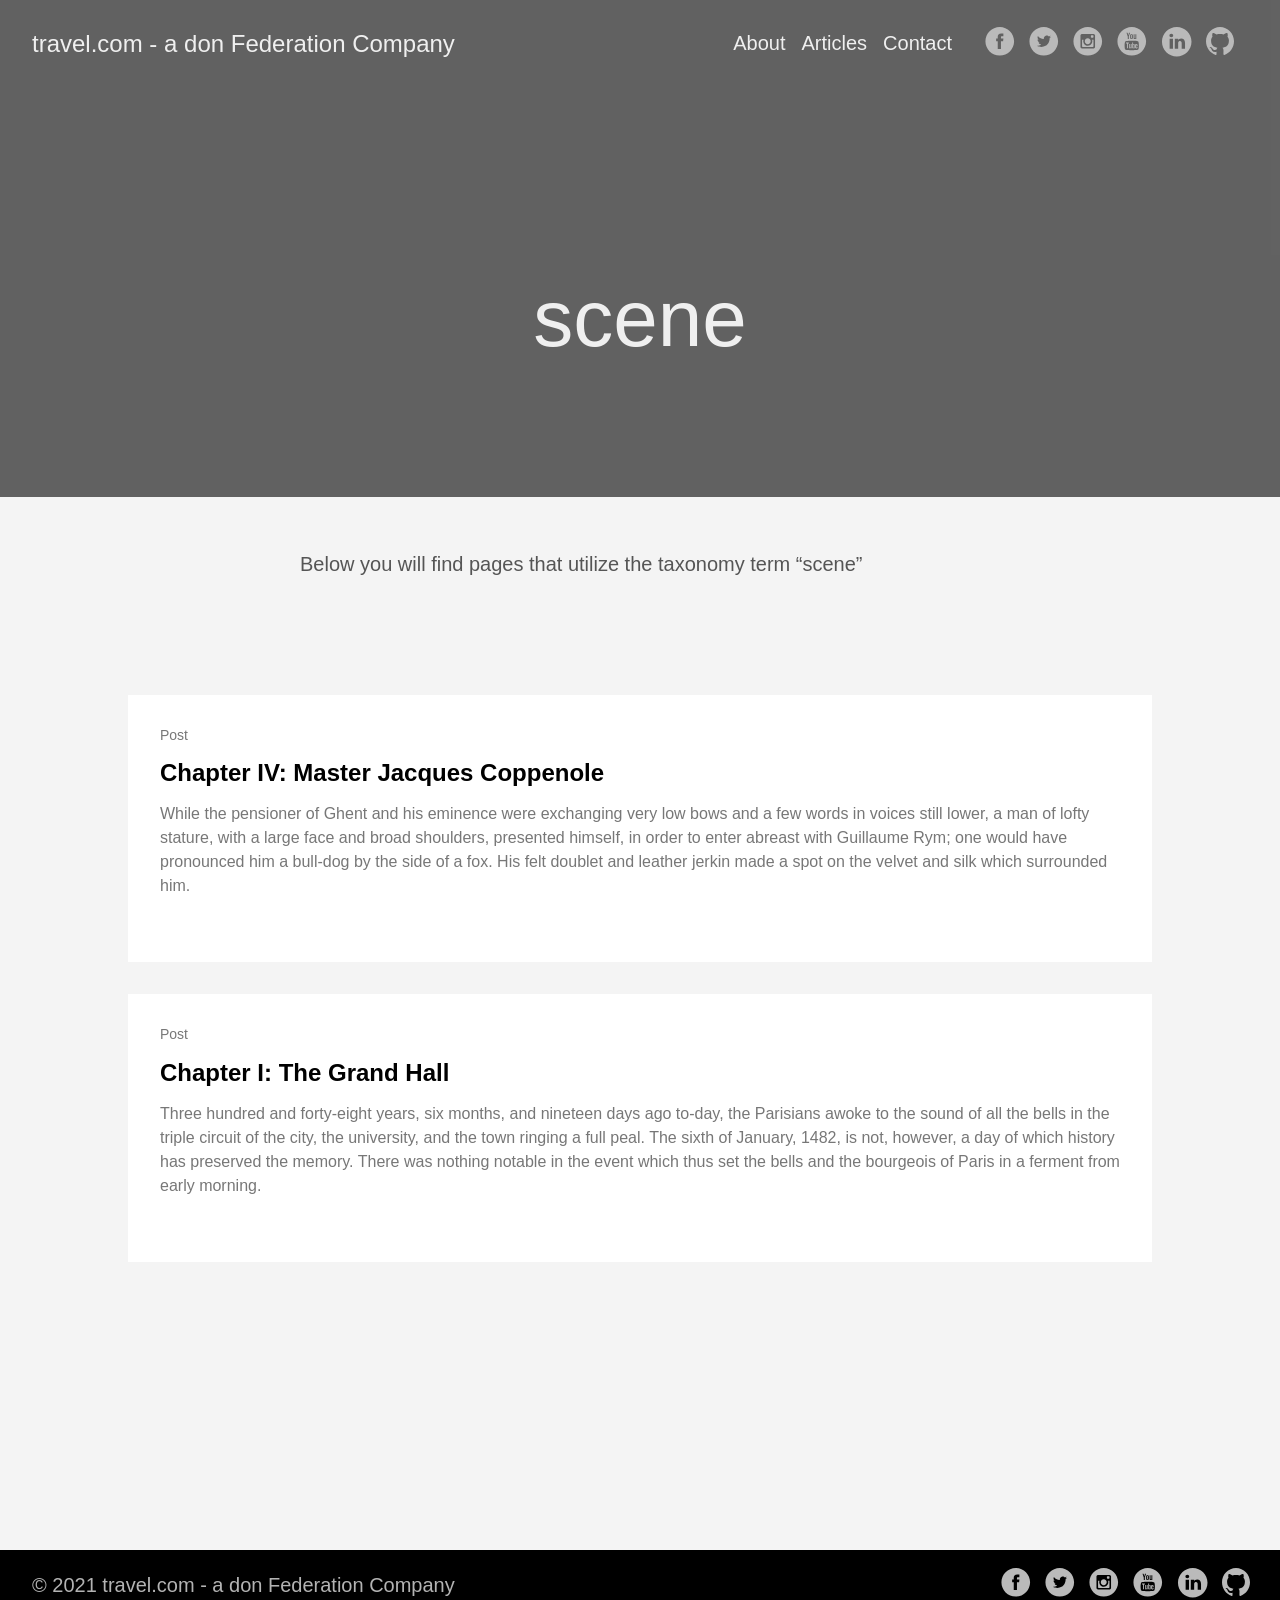
<file: tags/scene/index.html>
<!doctype html><html lang=en-us><head><meta charset=utf-8><meta http-equiv=x-ua-compatible content="IE=edge,chrome=1"><title>travel.com - a don Federation Company | scene</title><meta name=HandheldFriendly content="True"><meta name=MobileOptimized content="320"><meta name=viewport content="width=device-width,minimum-scale=1"><meta name=generator content="Hugo 0.82.0"><meta name=ROBOTS content="NOINDEX, NOFOLLOW"><link href=/dist/css/app.d98f2eb6bcd1eaedb7edf166bd16af26.css rel=stylesheet><link href=https://example.com/tags/scene/index.xml rel=alternate type=application/rss+xml title="travel.com - a don Federation Company"><link href=https://example.com/tags/scene/index.xml rel=feed type=application/rss+xml title="travel.com - a don Federation Company"><meta property="og:title" content="scene"><meta property="og:description" content="travel.com is under construction"><meta property="og:type" content="website"><meta property="og:url" content="https://example.com/tags/scene/"><meta itemprop=name content="scene"><meta itemprop=description content="travel.com is under construction"><meta name=twitter:card content="summary"><meta name=twitter:title content="scene"><meta name=twitter:description content="travel.com is under construction"></head><body class="ma0 avenir bg-near-white"><header class="cover bg-top" style=background-image:url(https://example.com/images/gohugo-default-sample-hero-image.jpg)><div class=bg-black-60><nav class="pv3 ph3 ph4-ns" role=navigation><div class="flex-l justify-between items-center center"><a href=https://example.com class="f3 fw2 hover-white no-underline white-90 dib">travel.com - a don Federation Company</a><div class="flex-l items-center"><ul class="pl0 mr3"><li class="list f5 f4-ns fw4 dib pr3"><a class="hover-white no-underline white-90" href=/about/ title="About page">About</a></li><li class="list f5 f4-ns fw4 dib pr3"><a class="hover-white no-underline white-90" href=/post/ title="Articles page">Articles</a></li><li class="list f5 f4-ns fw4 dib pr3"><a class="hover-white no-underline white-90" href=/contact/ title="Contact page">Contact</a></li></ul><a href=https://facebook.com/donPabloNow target=_blank class="link-transition facebook link dib z-999 pt3 pt0-l mr1" title="Facebook link" rel=noopener aria-label="follow on Facebook——Opens in a new window"><svg height="32" style="enable-background:new 0 0 67 67" viewBox="0 0 67 67" width="32" xmlns="http://www.w3.org/2000/svg" xmlns:xlink="http://www.w3.org/1999/xlink"><path d="M28.765 50.32h6.744V33.998h4.499l.596-5.624h-5.095l.007-2.816c0-1.466.14-2.253 2.244-2.253h2.812V17.68h-4.5c-5.405.0-7.307 2.729-7.307 7.317v3.377h-3.369v5.625h3.369V50.32zM33 64C16.432 64 3 50.569 3 34S16.432 4 33 4s30 13.431 30 30S49.568 64 33 64z" style="fill-rule:evenodd;clip-rule:evenodd"/></svg><span class=new-window><svg height="8" style="enable-background:new 0 0 1000 1000" viewBox="0 0 1e3 1e3" width="8" xmlns="http://www.w3.org/2000/svg" xmlns:xlink="http://www.w3.org/1999/xlink"><path d="M598 128h298v298h-86V274L392 692l-60-60 418-418H598v-86zM810 810V512h86v298c0 46-40 86-86 86H214c-48 0-86-40-86-86V214c0-46 38-86 86-86h298v86H214v596h596z" style="fill-rule:evenodd;clip-rule:evenodd;fill:"/></svg></span></a><a href=https://twitter.com/donPabloNow target=_blank class="link-transition twitter link dib z-999 pt3 pt0-l mr1" title="Twitter link" rel=noopener aria-label="follow on Twitter——Opens in a new window"><svg height="32" style="enable-background:new 0 0 67 67" viewBox="0 0 67 67" width="32" xmlns="http://www.w3.org/2000/svg" xmlns:xlink="http://www.w3.org/1999/xlink"><path d="M37.167 22.283c-2.619.953-4.274 3.411-4.086 6.101l.063 1.038-1.048-.127c-3.813-.487-7.145-2.139-9.974-4.915l-1.383-1.377-.356 1.017c-.754 2.267-.272 4.661 1.299 6.271.838.89.649 1.017-.796.487-.503-.169-.943-.296-.985-.233-.146.149.356 2.076.754 2.839.545 1.06 1.655 2.097 2.871 2.712l1.027.487-1.215.021c-1.173.0-1.215.021-1.089.467.419 1.377 2.074 2.839 3.918 3.475l1.299.444-1.131.678c-1.676.976-3.646 1.526-5.616 1.568C19.775 43.256 19 43.341 19 43.405c0 .211 2.557 1.397 4.044 1.864 4.463 1.377 9.765.783 13.746-1.568 2.829-1.673 5.657-5 6.978-8.221.713-1.716 1.425-4.851 1.425-6.354.0-.975.063-1.102 1.236-2.267.692-.678 1.341-1.419 1.467-1.631.21-.403.188-.403-.88-.043-1.781.636-2.033.551-1.152-.402.649-.678 1.425-1.907 1.425-2.267.0-.063-.314.042-.671.233-.377.212-1.215.53-1.844.72l-1.131.361-1.027-.7c-.566-.381-1.361-.805-1.781-.932C39.766 21.902 38.131 21.944 37.167 22.283zM33 64C16.432 64 3 50.569 3 34S16.432 4 33 4s30 13.431 30 30S49.568 64 33 64z" style="fill-rule:evenodd;clip-rule:evenodd;fill:"/></svg><span class=new-window><svg height="8" style="enable-background:new 0 0 1000 1000" viewBox="0 0 1e3 1e3" width="8" xmlns="http://www.w3.org/2000/svg" xmlns:xlink="http://www.w3.org/1999/xlink"><path d="M598 128h298v298h-86V274L392 692l-60-60 418-418H598v-86zM810 810V512h86v298c0 46-40 86-86 86H214c-48 0-86-40-86-86V214c0-46 38-86 86-86h298v86H214v596h596z" style="fill-rule:evenodd;clip-rule:evenodd;fill:"/></svg></span></a><a href=https://instagram.com/donPabloNow target=_blank class="link-transition instagram link dib z-999 pt3 pt0-l mr1" title="Instagram link" rel=noopener aria-label="follow on Instagram——Opens in a new window"><svg height="32" style="enable-background:new 0 0 67 67" viewBox="0 0 67 67" width="32" xmlns="http://www.w3.org/2000/svg" xmlns:xlink="http://www.w3.org/1999/xlink"><path d="M42.271 26.578v-.006c.502.0 1.005.01 1.508-.002.646-.017 1.172-.57 1.172-1.217.0-.963.0-1.927.0-2.89.0-.691-.547-1.24-1.236-1.241-.961.0-1.922-.001-2.883.0-.688.001-1.236.552-1.236 1.243-.001.955-.004 1.91.003 2.865.001.143.028.291.073.426.173.508.639.82 1.209.823C41.344 26.579 41.808 26.578 42.271 26.578zM33 27.817c-3.384-.002-6.135 2.721-6.182 6.089-.049 3.46 2.72 6.201 6.04 6.272 3.454.074 6.248-2.686 6.321-6.043C39.254 30.675 36.462 27.815 33 27.817zM21.046 31.116v.082c0 4.515-.001 9.03.0 13.545.0.649.562 1.208 1.212 1.208 7.16.001 14.319.001 21.479.0.656.0 1.215-.557 1.215-1.212.001-4.509.0-9.02.0-13.528v-.094H42.04c.411 1.313.537 2.651.376 4.014s-.601 2.631-1.316 3.803-1.644 2.145-2.779 2.918c-2.944 2.006-6.821 2.182-9.946.428-1.579-.885-2.819-2.12-3.685-3.713-1.289-2.373-1.495-4.865-.739-7.451C22.983 31.116 22.021 31.116 21.046 31.116zM45.205 49.255c.159-.026.318-.049.475-.083 1.246-.265 2.264-1.304 2.508-2.557.025-.137.045-.273.067-.409V21.794c-.021-.133-.04-.268-.065-.401-.268-1.367-1.396-2.428-2.78-2.618-.058-.007-.113-.02-.17-.03H20.761c-.147.027-.296.047-.441.08-1.352.308-2.352 1.396-2.545 2.766-.008.057-.02.114-.029.171V46.24c.028.154.05.311.085.465.299 1.322 1.427 2.347 2.77 2.52.064.008.13.021.195.03H45.205zM33 64C16.432 64 3 50.569 3 34S16.432 4 33 4s30 13.431 30 30S49.568 64 33 64z" style="fill-rule:evenodd;clip-rule:evenodd;fill:"/></svg><span class=new-window><svg height="8" style="enable-background:new 0 0 1000 1000" viewBox="0 0 1e3 1e3" width="8" xmlns="http://www.w3.org/2000/svg" xmlns:xlink="http://www.w3.org/1999/xlink"><path d="M598 128h298v298h-86V274L392 692l-60-60 418-418H598v-86zM810 810V512h86v298c0 46-40 86-86 86H214c-48 0-86-40-86-86V214c0-46 38-86 86-86h298v86H214v596h596z" style="fill-rule:evenodd;clip-rule:evenodd;fill:"/></svg></span></a><a href=https://youtube.com/c/donPabloNow target=_blank class="link-transition youtube link dib z-999 pt3 pt0-l mr1" title="Youtube link" rel=noopener aria-label="follow on Youtube——Opens in a new window"><svg height="32" style="enable-background:new 0 0 67 67" viewBox="0 0 67 67" width="32" xmlns="http://www.w3.org/2000/svg" xmlns:xlink="http://www.w3.org/1999/xlink"><path d="M42.527 41.34c-.278.0-.478.078-.6.244-.121.156-.18.424-.18.796v.896h1.543V42.38c0-.372-.062-.64-.185-.796C42.989 41.418 42.792 41.34 42.527 41.34zM36.509 41.309c.234.0.417.076.544.23.123.155.185.383.185.682v4.584c0 .286-.053.487-.153.611-.1.127-.256.189-.47.189-.148.0-.287-.033-.421-.096-.135-.062-.274-.171-.415-.313v-5.531c.119-.122.239-.213.36-.271C36.26 41.335 36.383 41.309 36.509 41.309zm5.239 3.349v1.672c0 .468.057.792.17.974.118.181.313.269.592.269.289.0.491-.076.606-.229.114-.153.175-.489.175-1.013v-.405h1.795v.456c0 .911-.217 1.596-.657 2.059-.435.459-1.089.687-1.958.687-.781.0-1.398-.242-1.847-.731-.448-.486-.676-1.157-.676-2.014v-3.986c0-.768.249-1.398.742-1.882.493-.484 1.128-.727 1.911-.727.799.0 1.413.225 1.843.674.429.448.642 1.093.642 1.935v2.264H41.748zm-3.125 3.837c-.271.336-.669.501-1.187.501-.343.0-.646-.062-.912-.192-.267-.129-.519-.327-.746-.601v.681h-1.764V36.852h1.764v3.875c.237-.27.485-.478.748-.616.267-.143.534-.212.805-.212.554.0.975.189 1.265.565.294.379.438.933.438 1.66v4.926C39.034 47.678 38.897 48.159 38.623 48.495zM30.958 48.884v-.976c-.325.361-.658.636-1.009.822-.349.191-.686.282-1.014.282-.405.0-.705-.129-.913-.396-.201-.266-.305-.658-.305-1.189v-7.422h1.744v6.809c0 .211.037.362.107.457.077.095.196.141.358.141.128.0.292-.062.488-.188.197-.125.375-.283.542-.475v-6.744H32.7v8.878H30.958zM24.916 38.6v10.284h-1.968V38.6h-2.034v-1.748h6.036V38.6H24.916zm8.078-5.622c0-.001 12.08.018 13.514 1.45 1.439 1.435 1.455 8.514 1.455 8.555.0.0-.012 7.117-1.455 8.556C45.074 52.969 32.994 53 32.994 53s-12.079-.031-13.516-1.462c-1.438-1.435-1.441-8.502-1.441-8.556.0-.041.004-7.12 1.441-8.555 1.438-1.431 13.516-1.45 13.516-1.449zm9.526-3.723h-1.966v-1.08c-.358.397-.736.703-1.13.909-.392.208-.771.312-1.14.312-.458.0-.797-.146-1.027-.437-.229-.291-.345-.727-.345-1.311v-8.172h1.962v7.497c0 .231.045.399.127.502.08.104.216.156.399.156.143.0.327-.069.548-.206.22-.137.423-.312.605-.527v-7.422h1.966V29.255zM31.847 27.588c.139.147.339.219.6.219.266.0.476-.075.634-.223.157-.152.235-.358.235-.618v-5.327c0-.214-.08-.387-.241-.519-.16-.131-.37-.196-.628-.196-.241.0-.435.065-.586.196-.148.132-.225.305-.225.519v5.327C31.636 27.233 31.708 27.439 31.847 27.588zm-1.439-7.685c.528-.449 1.241-.674 2.132-.674.812.0 1.48.237 2.001.711.517.473.777 1.083.777 1.828v5.051c0 .836-.255 1.491-.762 1.968-.513.476-1.212.714-2.106.714-.858.0-1.547-.246-2.064-.736-.513-.492-.772-1.152-.772-1.983v-5.068C29.613 20.954 29.877 20.351 30.408 19.903zM24.262 16h-2.229l2.634 8.003v5.252h2.213v-5.5L29.454 16h-2.25l-1.366 5.298h-.139L24.262 16zM33 64C16.432 64 3 50.569 3 34S16.432 4 33 4s30 13.431 30 30S49.568 64 33 64z" style="fill-rule:evenodd;clip-rule:evenodd;fill:"/></svg><span class=new-window><svg height="8" style="enable-background:new 0 0 1000 1000" viewBox="0 0 1e3 1e3" width="8" xmlns="http://www.w3.org/2000/svg" xmlns:xlink="http://www.w3.org/1999/xlink"><path d="M598 128h298v298h-86V274L392 692l-60-60 418-418H598v-86zM810 810V512h86v298c0 46-40 86-86 86H214c-48 0-86-40-86-86V214c0-46 38-86 86-86h298v86H214v596h596z" style="fill-rule:evenodd;clip-rule:evenodd;fill:"/></svg></span></a><a href=https://linkedin.com/in/donPabloNow target=_blank class="link-transition linkedin link dib z-999 pt3 pt0-l mr1" title="LinkedIn link" rel=noopener aria-label="follow on LinkedIn——Opens in a new window"><svg height="32" style="enable-background:new 0 0 65 65" viewBox="0 0 65 65" width="32" xmlns="http://www.w3.org/2000/svg" xmlns:xlink="http://www.w3.org/1999/xlink"><path d="M50.837 48.137V36.425c0-6.275-3.35-9.195-7.816-9.195-3.604.0-5.219 1.983-6.119 3.374V27.71h-6.79c.09 1.917.0 20.427.0 20.427h6.79V36.729c0-.609.044-1.219.224-1.655.49-1.22 1.607-2.483 3.482-2.483 2.458.0 3.44 1.873 3.44 4.618v10.929H50.837zM22.959 24.922c2.367.0 3.842-1.57 3.842-3.531-.044-2.003-1.475-3.528-3.797-3.528s-3.841 1.524-3.841 3.528c0 1.961 1.474 3.531 3.753 3.531H22.959zM34 64C17.432 64 4 50.568 4 34 4 17.431 17.432 4 34 4s30 13.431 30 30c0 16.568-13.432 30-30 30zM26.354 48.137V27.71h-6.789v20.427h6.789z" style="fill-rule:evenodd;clip-rule:evenodd;fill:"/></svg><span class=new-window><svg height="8" style="enable-background:new 0 0 1000 1000" viewBox="0 0 1e3 1e3" width="8" xmlns="http://www.w3.org/2000/svg" xmlns:xlink="http://www.w3.org/1999/xlink"><path d="M598 128h298v298h-86V274L392 692l-60-60 418-418H598v-86zM810 810V512h86v298c0 46-40 86-86 86H214c-48 0-86-40-86-86V214c0-46 38-86 86-86h298v86H214v596h596z" style="fill-rule:evenodd;clip-rule:evenodd;fill:"/></svg></span></a><a href=https://github.com/donPabloNow target=_blank class="link-transition github link dib z-999 pt3 pt0-l mr1" title="Github link" rel=noopener aria-label="follow on Github——Opens in a new window"><svg height="32" style="enable-background:new 0 0 512 512" viewBox="0 0 512 512" width="32" xmlns="http://www.w3.org/2000/svg" xmlns:xlink="http://www.w3.org/1999/xlink"><path d="M256 32C132.3 32 32 134.8 32 261.7c0 101.5 64.2 187.5 153.2 217.9 11.2 2.1 15.3-5 15.3-11.1.0-5.5-.2-19.9-.3-39.1-62.3 13.9-75.5-30.8-75.5-30.8-10.2-26.5-24.9-33.6-24.9-33.6-20.3-14.3 1.5-14 1.5-14 22.5 1.6 34.3 23.7 34.3 23.7 20 35.1 52.4 25 65.2 19.1 2-14.8 7.8-25 14.2-30.7-49.7-5.8-102-25.5-102-113.5.0-25.1 8.7-45.6 23-61.6-2.3-5.8-10-29.2 2.2-60.8.0.0 18.8-6.2 61.6 23.5 17.9-5.1 37-7.6 56.1-7.7 19 .1 38.2 2.6 56.1 7.7 42.8-29.7 61.5-23.5 61.5-23.5 12.2 31.6 4.5 55 2.2 60.8 14.3 16.1 23 36.6 23 61.6.0 88.2-52.4 107.6-102.3 113.3 8 7.1 15.2 21.1 15.2 42.5.0 30.7-.3 55.5-.3 63 0 6.1 4 13.3 15.4 11C415.9 449.1 480 363.1 480 261.7 480 134.8 379.7 32 256 32z"/></svg><span class=new-window><svg height="8" style="enable-background:new 0 0 1000 1000" viewBox="0 0 1e3 1e3" width="8" xmlns="http://www.w3.org/2000/svg" xmlns:xlink="http://www.w3.org/1999/xlink"><path d="M598 128h298v298h-86V274L392 692l-60-60 418-418H598v-86zM810 810V512h86v298c0 46-40 86-86 86H214c-48 0-86-40-86-86V214c0-46 38-86 86-86h298v86H214v596h596z" style="fill-rule:evenodd;clip-rule:evenodd;fill:"/></svg></span></a></div></div></nav><div class="tc-l pv4 pv6-l ph3 ph4-ns"><h1 class="f2 f-subheadline-l fw2 white-90 mb0 lh-title">scene</h1></div></div></header><main class=pb7 role=main><article class="cf pa3 pa4-m pa4-l"><div class="measure-wide-l center f4 lh-copy nested-copy-line-height nested-links nested-img mid-gray"><p>Below you will find pages that utilize the taxonomy term “scene”</p></div></article><div class="mw8 center"><section class="flex-ns flex-wrap justify-around mt5"><div class="relative w-100 mb4 bg-white"><div class="relative w-100 mb4 bg-white nested-copy-line-height"><div class="bg-white mb3 pa4 gray overflow-hidden"><span class="f6 db">Post</span><h1 class="f3 near-black"><a href=/post/chapter-4/ class="link black dim">Chapter IV: Master Jacques Coppenole</a></h1><div class="nested-links f5 lh-copy nested-copy-line-height">While the pensioner of Ghent and his eminence were exchanging very low bows and a few words in voices still lower, a man of lofty stature, with a large face and broad shoulders, presented himself, in order to enter abreast with Guillaume Rym; one would have pronounced him a bull-dog by the side of a fox. His felt doublet and leather jerkin made a spot on the velvet and silk which surrounded him.</div></div></div></div><div class="relative w-100 mb4 bg-white"><div class="relative w-100 mb4 bg-white nested-copy-line-height"><div class="bg-white mb3 pa4 gray overflow-hidden"><span class="f6 db">Post</span><h1 class="f3 near-black"><a href=/post/chapter-1/ class="link black dim">Chapter I: The Grand Hall</a></h1><div class="nested-links f5 lh-copy nested-copy-line-height">Three hundred and forty-eight years, six months, and nineteen days ago to-day, the Parisians awoke to the sound of all the bells in the triple circuit of the city, the university, and the town ringing a full peal.
The sixth of January, 1482, is not, however, a day of which history has preserved the memory. There was nothing notable in the event which thus set the bells and the bourgeois of Paris in a ferment from early morning.</div></div></div></div></section></div></main><footer class="bg-black bottom-0 w-100 pa3" role=contentinfo><div class="flex justify-between"><a class="f4 fw4 hover-white no-underline white-70 dn dib-ns pv2 ph3" href=https://example.com>&copy; 2021 travel.com - a don Federation Company</a><div><a href=https://facebook.com/donPabloNow target=_blank class="link-transition facebook link dib z-999 pt3 pt0-l mr1" title="Facebook link" rel=noopener aria-label="follow on Facebook——Opens in a new window"><svg height="32" style="enable-background:new 0 0 67 67" viewBox="0 0 67 67" width="32" xmlns="http://www.w3.org/2000/svg" xmlns:xlink="http://www.w3.org/1999/xlink"><path d="M28.765 50.32h6.744V33.998h4.499l.596-5.624h-5.095l.007-2.816c0-1.466.14-2.253 2.244-2.253h2.812V17.68h-4.5c-5.405.0-7.307 2.729-7.307 7.317v3.377h-3.369v5.625h3.369V50.32zM33 64C16.432 64 3 50.569 3 34S16.432 4 33 4s30 13.431 30 30S49.568 64 33 64z" style="fill-rule:evenodd;clip-rule:evenodd"/></svg><span class=new-window><svg height="8" style="enable-background:new 0 0 1000 1000" viewBox="0 0 1e3 1e3" width="8" xmlns="http://www.w3.org/2000/svg" xmlns:xlink="http://www.w3.org/1999/xlink"><path d="M598 128h298v298h-86V274L392 692l-60-60 418-418H598v-86zM810 810V512h86v298c0 46-40 86-86 86H214c-48 0-86-40-86-86V214c0-46 38-86 86-86h298v86H214v596h596z" style="fill-rule:evenodd;clip-rule:evenodd;fill:"/></svg></span></a><a href=https://twitter.com/donPabloNow target=_blank class="link-transition twitter link dib z-999 pt3 pt0-l mr1" title="Twitter link" rel=noopener aria-label="follow on Twitter——Opens in a new window"><svg height="32" style="enable-background:new 0 0 67 67" viewBox="0 0 67 67" width="32" xmlns="http://www.w3.org/2000/svg" xmlns:xlink="http://www.w3.org/1999/xlink"><path d="M37.167 22.283c-2.619.953-4.274 3.411-4.086 6.101l.063 1.038-1.048-.127c-3.813-.487-7.145-2.139-9.974-4.915l-1.383-1.377-.356 1.017c-.754 2.267-.272 4.661 1.299 6.271.838.89.649 1.017-.796.487-.503-.169-.943-.296-.985-.233-.146.149.356 2.076.754 2.839.545 1.06 1.655 2.097 2.871 2.712l1.027.487-1.215.021c-1.173.0-1.215.021-1.089.467.419 1.377 2.074 2.839 3.918 3.475l1.299.444-1.131.678c-1.676.976-3.646 1.526-5.616 1.568C19.775 43.256 19 43.341 19 43.405c0 .211 2.557 1.397 4.044 1.864 4.463 1.377 9.765.783 13.746-1.568 2.829-1.673 5.657-5 6.978-8.221.713-1.716 1.425-4.851 1.425-6.354.0-.975.063-1.102 1.236-2.267.692-.678 1.341-1.419 1.467-1.631.21-.403.188-.403-.88-.043-1.781.636-2.033.551-1.152-.402.649-.678 1.425-1.907 1.425-2.267.0-.063-.314.042-.671.233-.377.212-1.215.53-1.844.72l-1.131.361-1.027-.7c-.566-.381-1.361-.805-1.781-.932C39.766 21.902 38.131 21.944 37.167 22.283zM33 64C16.432 64 3 50.569 3 34S16.432 4 33 4s30 13.431 30 30S49.568 64 33 64z" style="fill-rule:evenodd;clip-rule:evenodd;fill:"/></svg><span class=new-window><svg height="8" style="enable-background:new 0 0 1000 1000" viewBox="0 0 1e3 1e3" width="8" xmlns="http://www.w3.org/2000/svg" xmlns:xlink="http://www.w3.org/1999/xlink"><path d="M598 128h298v298h-86V274L392 692l-60-60 418-418H598v-86zM810 810V512h86v298c0 46-40 86-86 86H214c-48 0-86-40-86-86V214c0-46 38-86 86-86h298v86H214v596h596z" style="fill-rule:evenodd;clip-rule:evenodd;fill:"/></svg></span></a><a href=https://instagram.com/donPabloNow target=_blank class="link-transition instagram link dib z-999 pt3 pt0-l mr1" title="Instagram link" rel=noopener aria-label="follow on Instagram——Opens in a new window"><svg height="32" style="enable-background:new 0 0 67 67" viewBox="0 0 67 67" width="32" xmlns="http://www.w3.org/2000/svg" xmlns:xlink="http://www.w3.org/1999/xlink"><path d="M42.271 26.578v-.006c.502.0 1.005.01 1.508-.002.646-.017 1.172-.57 1.172-1.217.0-.963.0-1.927.0-2.89.0-.691-.547-1.24-1.236-1.241-.961.0-1.922-.001-2.883.0-.688.001-1.236.552-1.236 1.243-.001.955-.004 1.91.003 2.865.001.143.028.291.073.426.173.508.639.82 1.209.823C41.344 26.579 41.808 26.578 42.271 26.578zM33 27.817c-3.384-.002-6.135 2.721-6.182 6.089-.049 3.46 2.72 6.201 6.04 6.272 3.454.074 6.248-2.686 6.321-6.043C39.254 30.675 36.462 27.815 33 27.817zM21.046 31.116v.082c0 4.515-.001 9.03.0 13.545.0.649.562 1.208 1.212 1.208 7.16.001 14.319.001 21.479.0.656.0 1.215-.557 1.215-1.212.001-4.509.0-9.02.0-13.528v-.094H42.04c.411 1.313.537 2.651.376 4.014s-.601 2.631-1.316 3.803-1.644 2.145-2.779 2.918c-2.944 2.006-6.821 2.182-9.946.428-1.579-.885-2.819-2.12-3.685-3.713-1.289-2.373-1.495-4.865-.739-7.451C22.983 31.116 22.021 31.116 21.046 31.116zM45.205 49.255c.159-.026.318-.049.475-.083 1.246-.265 2.264-1.304 2.508-2.557.025-.137.045-.273.067-.409V21.794c-.021-.133-.04-.268-.065-.401-.268-1.367-1.396-2.428-2.78-2.618-.058-.007-.113-.02-.17-.03H20.761c-.147.027-.296.047-.441.08-1.352.308-2.352 1.396-2.545 2.766-.008.057-.02.114-.029.171V46.24c.028.154.05.311.085.465.299 1.322 1.427 2.347 2.77 2.52.064.008.13.021.195.03H45.205zM33 64C16.432 64 3 50.569 3 34S16.432 4 33 4s30 13.431 30 30S49.568 64 33 64z" style="fill-rule:evenodd;clip-rule:evenodd;fill:"/></svg><span class=new-window><svg height="8" style="enable-background:new 0 0 1000 1000" viewBox="0 0 1e3 1e3" width="8" xmlns="http://www.w3.org/2000/svg" xmlns:xlink="http://www.w3.org/1999/xlink"><path d="M598 128h298v298h-86V274L392 692l-60-60 418-418H598v-86zM810 810V512h86v298c0 46-40 86-86 86H214c-48 0-86-40-86-86V214c0-46 38-86 86-86h298v86H214v596h596z" style="fill-rule:evenodd;clip-rule:evenodd;fill:"/></svg></span></a><a href=https://youtube.com/c/donPabloNow target=_blank class="link-transition youtube link dib z-999 pt3 pt0-l mr1" title="Youtube link" rel=noopener aria-label="follow on Youtube——Opens in a new window"><svg height="32" style="enable-background:new 0 0 67 67" viewBox="0 0 67 67" width="32" xmlns="http://www.w3.org/2000/svg" xmlns:xlink="http://www.w3.org/1999/xlink"><path d="M42.527 41.34c-.278.0-.478.078-.6.244-.121.156-.18.424-.18.796v.896h1.543V42.38c0-.372-.062-.64-.185-.796C42.989 41.418 42.792 41.34 42.527 41.34zM36.509 41.309c.234.0.417.076.544.23.123.155.185.383.185.682v4.584c0 .286-.053.487-.153.611-.1.127-.256.189-.47.189-.148.0-.287-.033-.421-.096-.135-.062-.274-.171-.415-.313v-5.531c.119-.122.239-.213.36-.271C36.26 41.335 36.383 41.309 36.509 41.309zm5.239 3.349v1.672c0 .468.057.792.17.974.118.181.313.269.592.269.289.0.491-.076.606-.229.114-.153.175-.489.175-1.013v-.405h1.795v.456c0 .911-.217 1.596-.657 2.059-.435.459-1.089.687-1.958.687-.781.0-1.398-.242-1.847-.731-.448-.486-.676-1.157-.676-2.014v-3.986c0-.768.249-1.398.742-1.882.493-.484 1.128-.727 1.911-.727.799.0 1.413.225 1.843.674.429.448.642 1.093.642 1.935v2.264H41.748zm-3.125 3.837c-.271.336-.669.501-1.187.501-.343.0-.646-.062-.912-.192-.267-.129-.519-.327-.746-.601v.681h-1.764V36.852h1.764v3.875c.237-.27.485-.478.748-.616.267-.143.534-.212.805-.212.554.0.975.189 1.265.565.294.379.438.933.438 1.66v4.926C39.034 47.678 38.897 48.159 38.623 48.495zM30.958 48.884v-.976c-.325.361-.658.636-1.009.822-.349.191-.686.282-1.014.282-.405.0-.705-.129-.913-.396-.201-.266-.305-.658-.305-1.189v-7.422h1.744v6.809c0 .211.037.362.107.457.077.095.196.141.358.141.128.0.292-.062.488-.188.197-.125.375-.283.542-.475v-6.744H32.7v8.878H30.958zM24.916 38.6v10.284h-1.968V38.6h-2.034v-1.748h6.036V38.6H24.916zm8.078-5.622c0-.001 12.08.018 13.514 1.45 1.439 1.435 1.455 8.514 1.455 8.555.0.0-.012 7.117-1.455 8.556C45.074 52.969 32.994 53 32.994 53s-12.079-.031-13.516-1.462c-1.438-1.435-1.441-8.502-1.441-8.556.0-.041.004-7.12 1.441-8.555 1.438-1.431 13.516-1.45 13.516-1.449zm9.526-3.723h-1.966v-1.08c-.358.397-.736.703-1.13.909-.392.208-.771.312-1.14.312-.458.0-.797-.146-1.027-.437-.229-.291-.345-.727-.345-1.311v-8.172h1.962v7.497c0 .231.045.399.127.502.08.104.216.156.399.156.143.0.327-.069.548-.206.22-.137.423-.312.605-.527v-7.422h1.966V29.255zM31.847 27.588c.139.147.339.219.6.219.266.0.476-.075.634-.223.157-.152.235-.358.235-.618v-5.327c0-.214-.08-.387-.241-.519-.16-.131-.37-.196-.628-.196-.241.0-.435.065-.586.196-.148.132-.225.305-.225.519v5.327C31.636 27.233 31.708 27.439 31.847 27.588zm-1.439-7.685c.528-.449 1.241-.674 2.132-.674.812.0 1.48.237 2.001.711.517.473.777 1.083.777 1.828v5.051c0 .836-.255 1.491-.762 1.968-.513.476-1.212.714-2.106.714-.858.0-1.547-.246-2.064-.736-.513-.492-.772-1.152-.772-1.983v-5.068C29.613 20.954 29.877 20.351 30.408 19.903zM24.262 16h-2.229l2.634 8.003v5.252h2.213v-5.5L29.454 16h-2.25l-1.366 5.298h-.139L24.262 16zM33 64C16.432 64 3 50.569 3 34S16.432 4 33 4s30 13.431 30 30S49.568 64 33 64z" style="fill-rule:evenodd;clip-rule:evenodd;fill:"/></svg><span class=new-window><svg height="8" style="enable-background:new 0 0 1000 1000" viewBox="0 0 1e3 1e3" width="8" xmlns="http://www.w3.org/2000/svg" xmlns:xlink="http://www.w3.org/1999/xlink"><path d="M598 128h298v298h-86V274L392 692l-60-60 418-418H598v-86zM810 810V512h86v298c0 46-40 86-86 86H214c-48 0-86-40-86-86V214c0-46 38-86 86-86h298v86H214v596h596z" style="fill-rule:evenodd;clip-rule:evenodd;fill:"/></svg></span></a><a href=https://linkedin.com/in/donPabloNow target=_blank class="link-transition linkedin link dib z-999 pt3 pt0-l mr1" title="LinkedIn link" rel=noopener aria-label="follow on LinkedIn——Opens in a new window"><svg height="32" style="enable-background:new 0 0 65 65" viewBox="0 0 65 65" width="32" xmlns="http://www.w3.org/2000/svg" xmlns:xlink="http://www.w3.org/1999/xlink"><path d="M50.837 48.137V36.425c0-6.275-3.35-9.195-7.816-9.195-3.604.0-5.219 1.983-6.119 3.374V27.71h-6.79c.09 1.917.0 20.427.0 20.427h6.79V36.729c0-.609.044-1.219.224-1.655.49-1.22 1.607-2.483 3.482-2.483 2.458.0 3.44 1.873 3.44 4.618v10.929H50.837zM22.959 24.922c2.367.0 3.842-1.57 3.842-3.531-.044-2.003-1.475-3.528-3.797-3.528s-3.841 1.524-3.841 3.528c0 1.961 1.474 3.531 3.753 3.531H22.959zM34 64C17.432 64 4 50.568 4 34 4 17.431 17.432 4 34 4s30 13.431 30 30c0 16.568-13.432 30-30 30zM26.354 48.137V27.71h-6.789v20.427h6.789z" style="fill-rule:evenodd;clip-rule:evenodd;fill:"/></svg><span class=new-window><svg height="8" style="enable-background:new 0 0 1000 1000" viewBox="0 0 1e3 1e3" width="8" xmlns="http://www.w3.org/2000/svg" xmlns:xlink="http://www.w3.org/1999/xlink"><path d="M598 128h298v298h-86V274L392 692l-60-60 418-418H598v-86zM810 810V512h86v298c0 46-40 86-86 86H214c-48 0-86-40-86-86V214c0-46 38-86 86-86h298v86H214v596h596z" style="fill-rule:evenodd;clip-rule:evenodd;fill:"/></svg></span></a><a href=https://github.com/donPabloNow target=_blank class="link-transition github link dib z-999 pt3 pt0-l mr1" title="Github link" rel=noopener aria-label="follow on Github——Opens in a new window"><svg height="32" style="enable-background:new 0 0 512 512" viewBox="0 0 512 512" width="32" xmlns="http://www.w3.org/2000/svg" xmlns:xlink="http://www.w3.org/1999/xlink"><path d="M256 32C132.3 32 32 134.8 32 261.7c0 101.5 64.2 187.5 153.2 217.9 11.2 2.1 15.3-5 15.3-11.1.0-5.5-.2-19.9-.3-39.1-62.3 13.9-75.5-30.8-75.5-30.8-10.2-26.5-24.9-33.6-24.9-33.6-20.3-14.3 1.5-14 1.5-14 22.5 1.6 34.3 23.7 34.3 23.7 20 35.1 52.4 25 65.2 19.1 2-14.8 7.8-25 14.2-30.7-49.7-5.8-102-25.5-102-113.5.0-25.1 8.7-45.6 23-61.6-2.3-5.8-10-29.2 2.2-60.8.0.0 18.8-6.2 61.6 23.5 17.9-5.1 37-7.6 56.1-7.7 19 .1 38.2 2.6 56.1 7.7 42.8-29.7 61.5-23.5 61.5-23.5 12.2 31.6 4.5 55 2.2 60.8 14.3 16.1 23 36.6 23 61.6.0 88.2-52.4 107.6-102.3 113.3 8 7.1 15.2 21.1 15.2 42.5.0 30.7-.3 55.5-.3 63 0 6.1 4 13.3 15.4 11C415.9 449.1 480 363.1 480 261.7 480 134.8 379.7 32 256 32z"/></svg><span class=new-window><svg height="8" style="enable-background:new 0 0 1000 1000" viewBox="0 0 1e3 1e3" width="8" xmlns="http://www.w3.org/2000/svg" xmlns:xlink="http://www.w3.org/1999/xlink"><path d="M598 128h298v298h-86V274L392 692l-60-60 418-418H598v-86zM810 810V512h86v298c0 46-40 86-86 86H214c-48 0-86-40-86-86V214c0-46 38-86 86-86h298v86H214v596h596z" style="fill-rule:evenodd;clip-rule:evenodd;fill:"/></svg></span></a></div></div></footer><script src=/dist/js/app.3fc0f988d21662902933.js></script></body></html>
</file>
